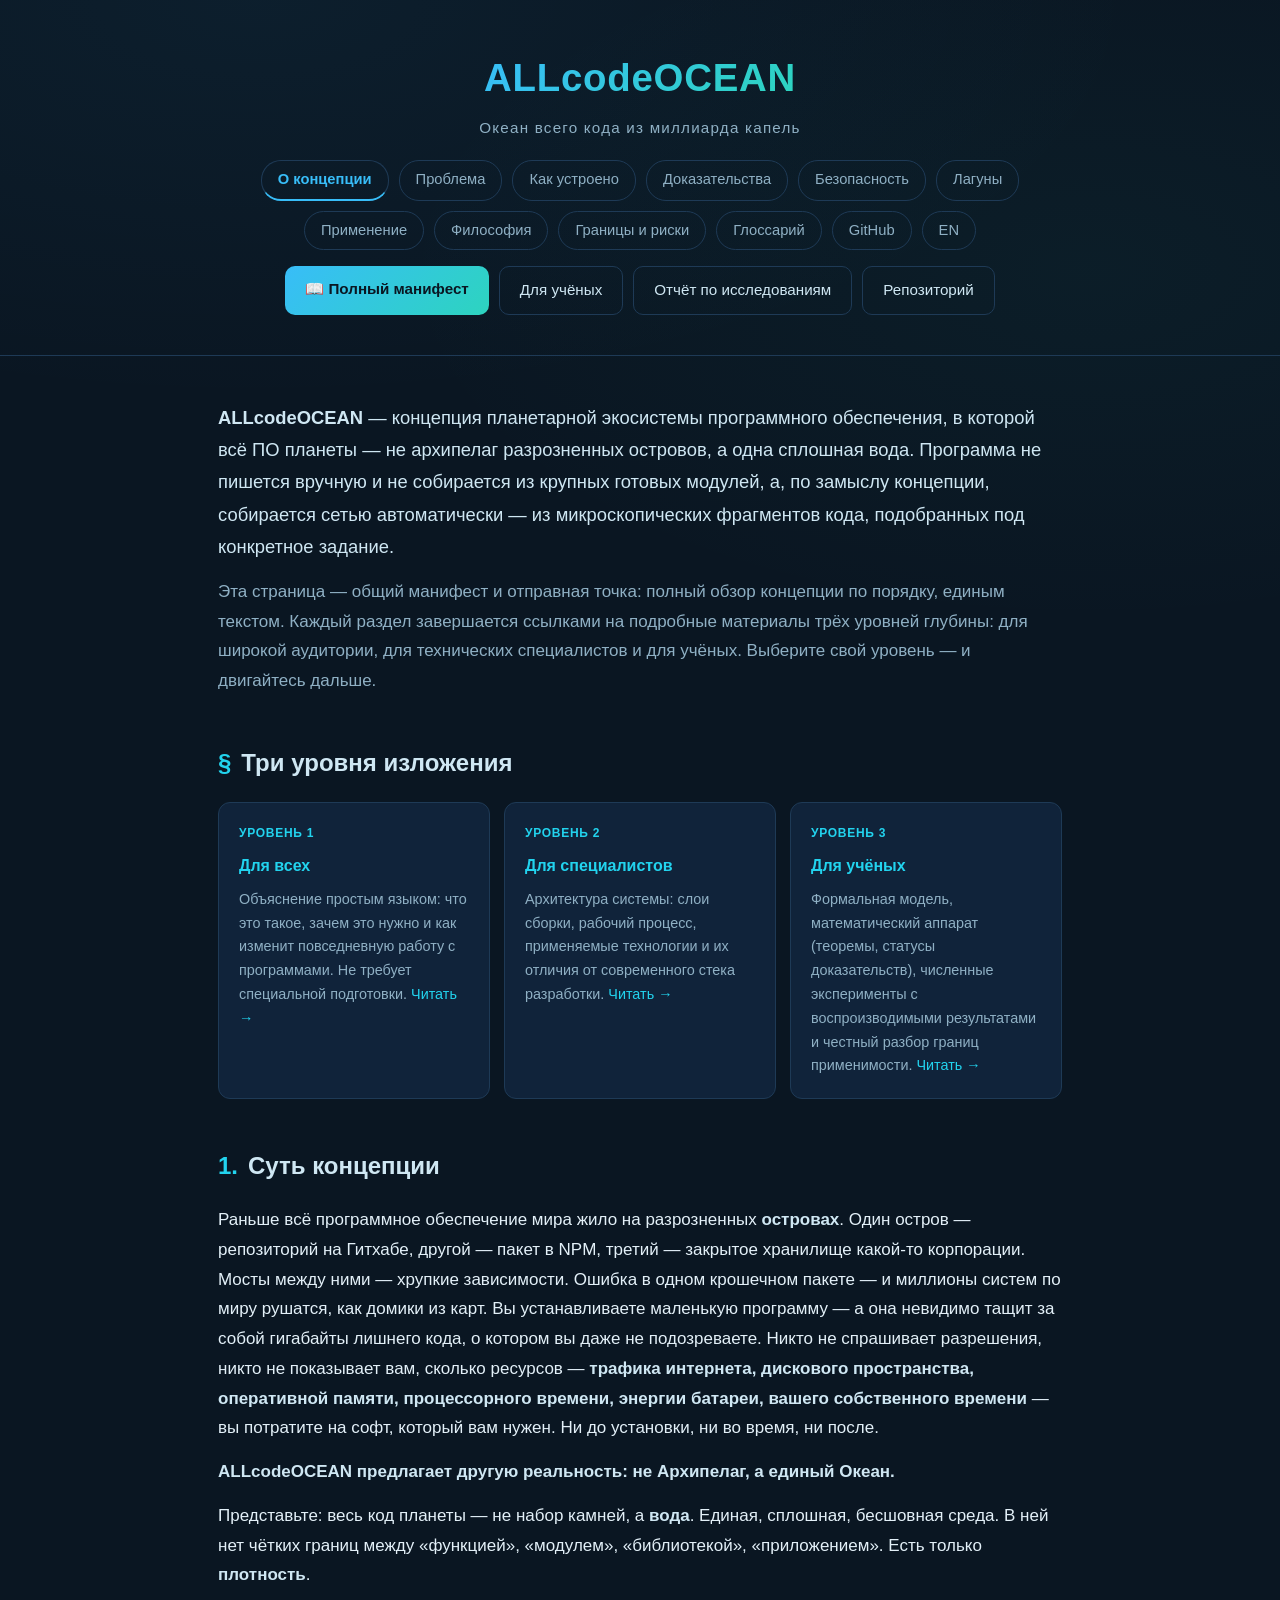
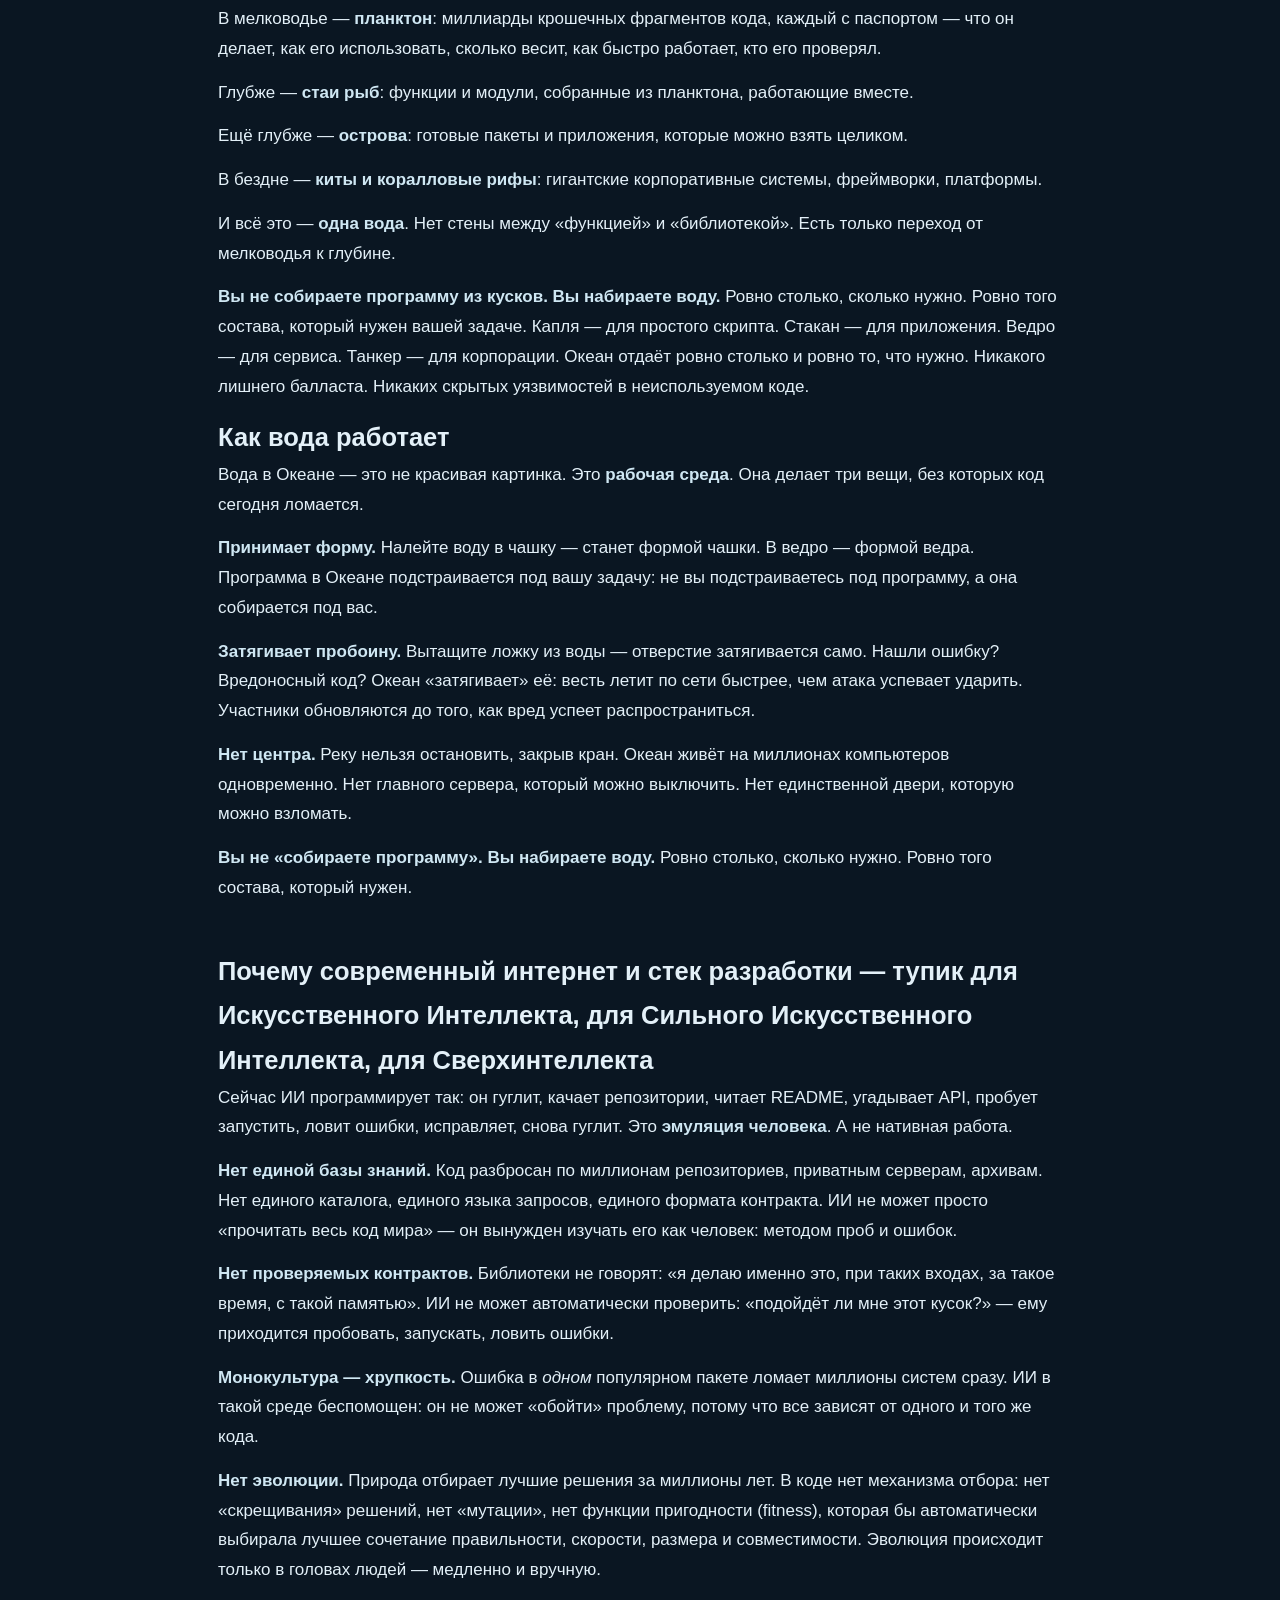
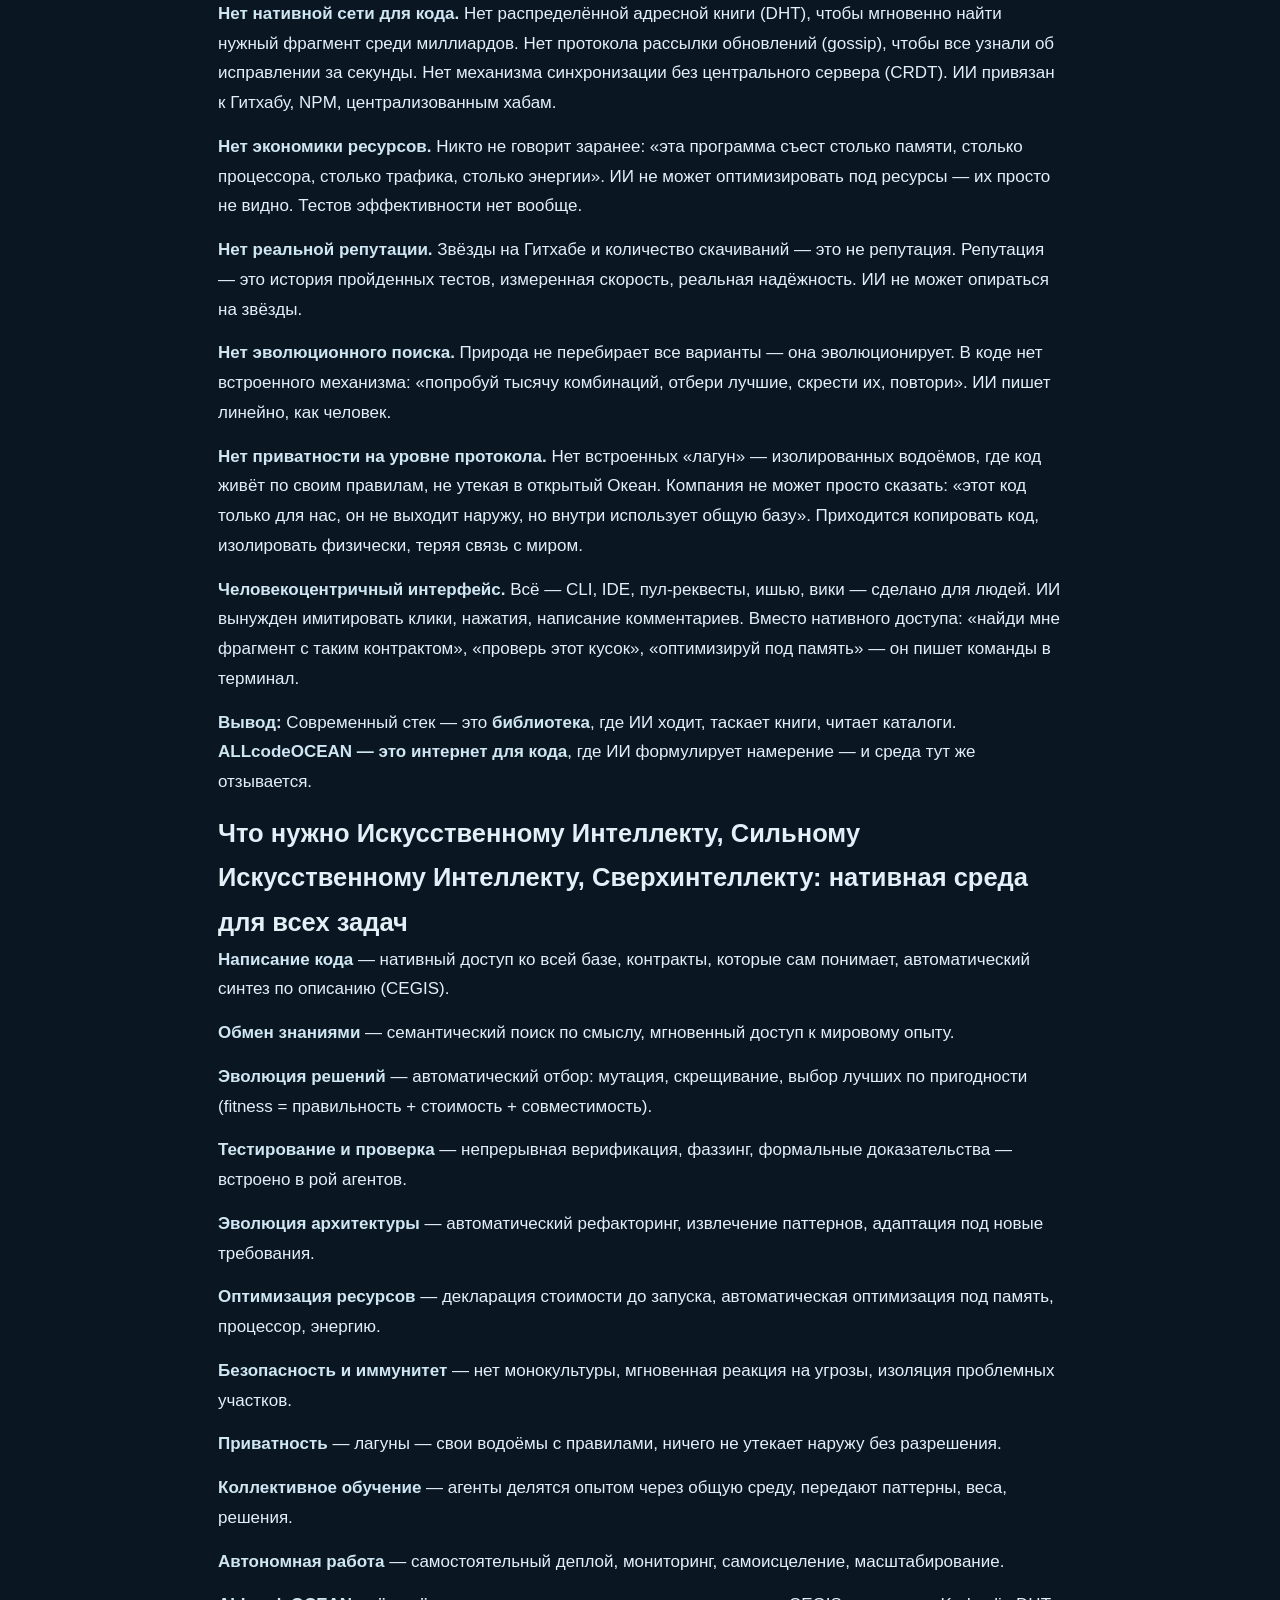
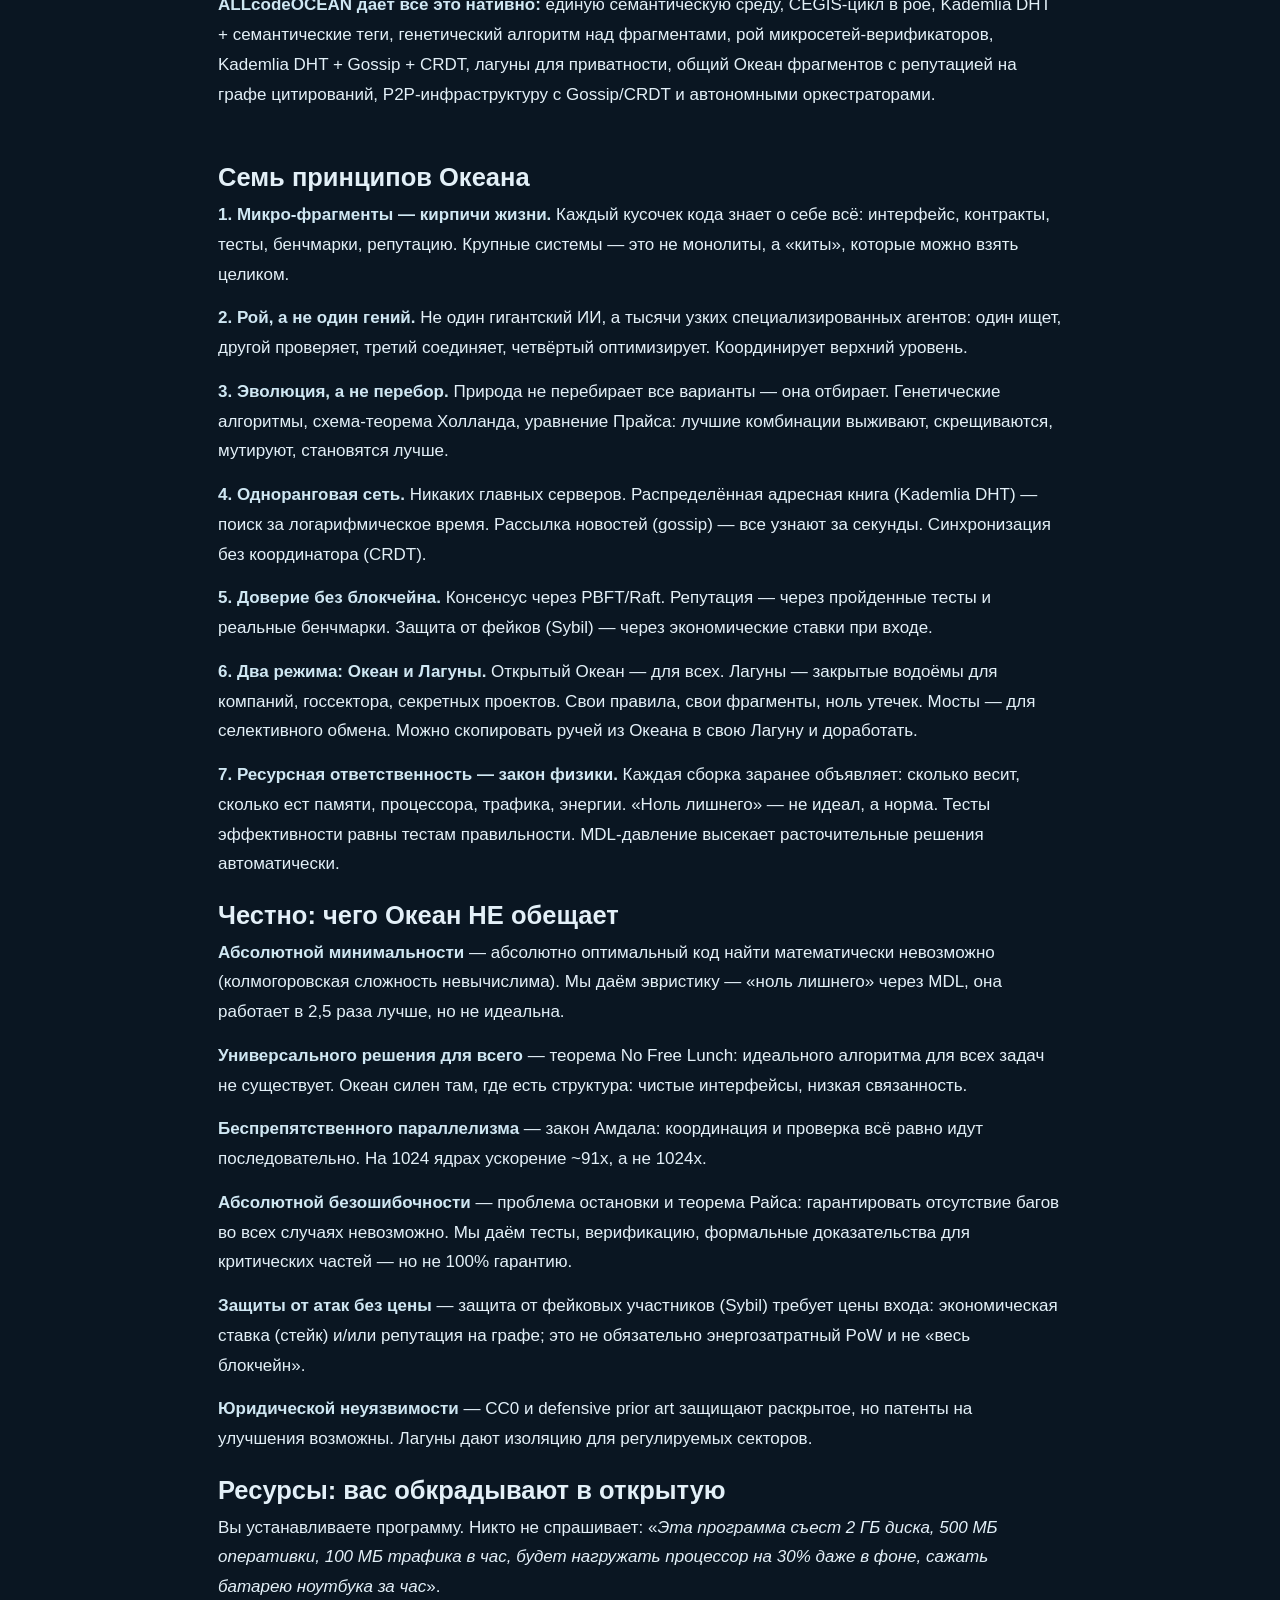
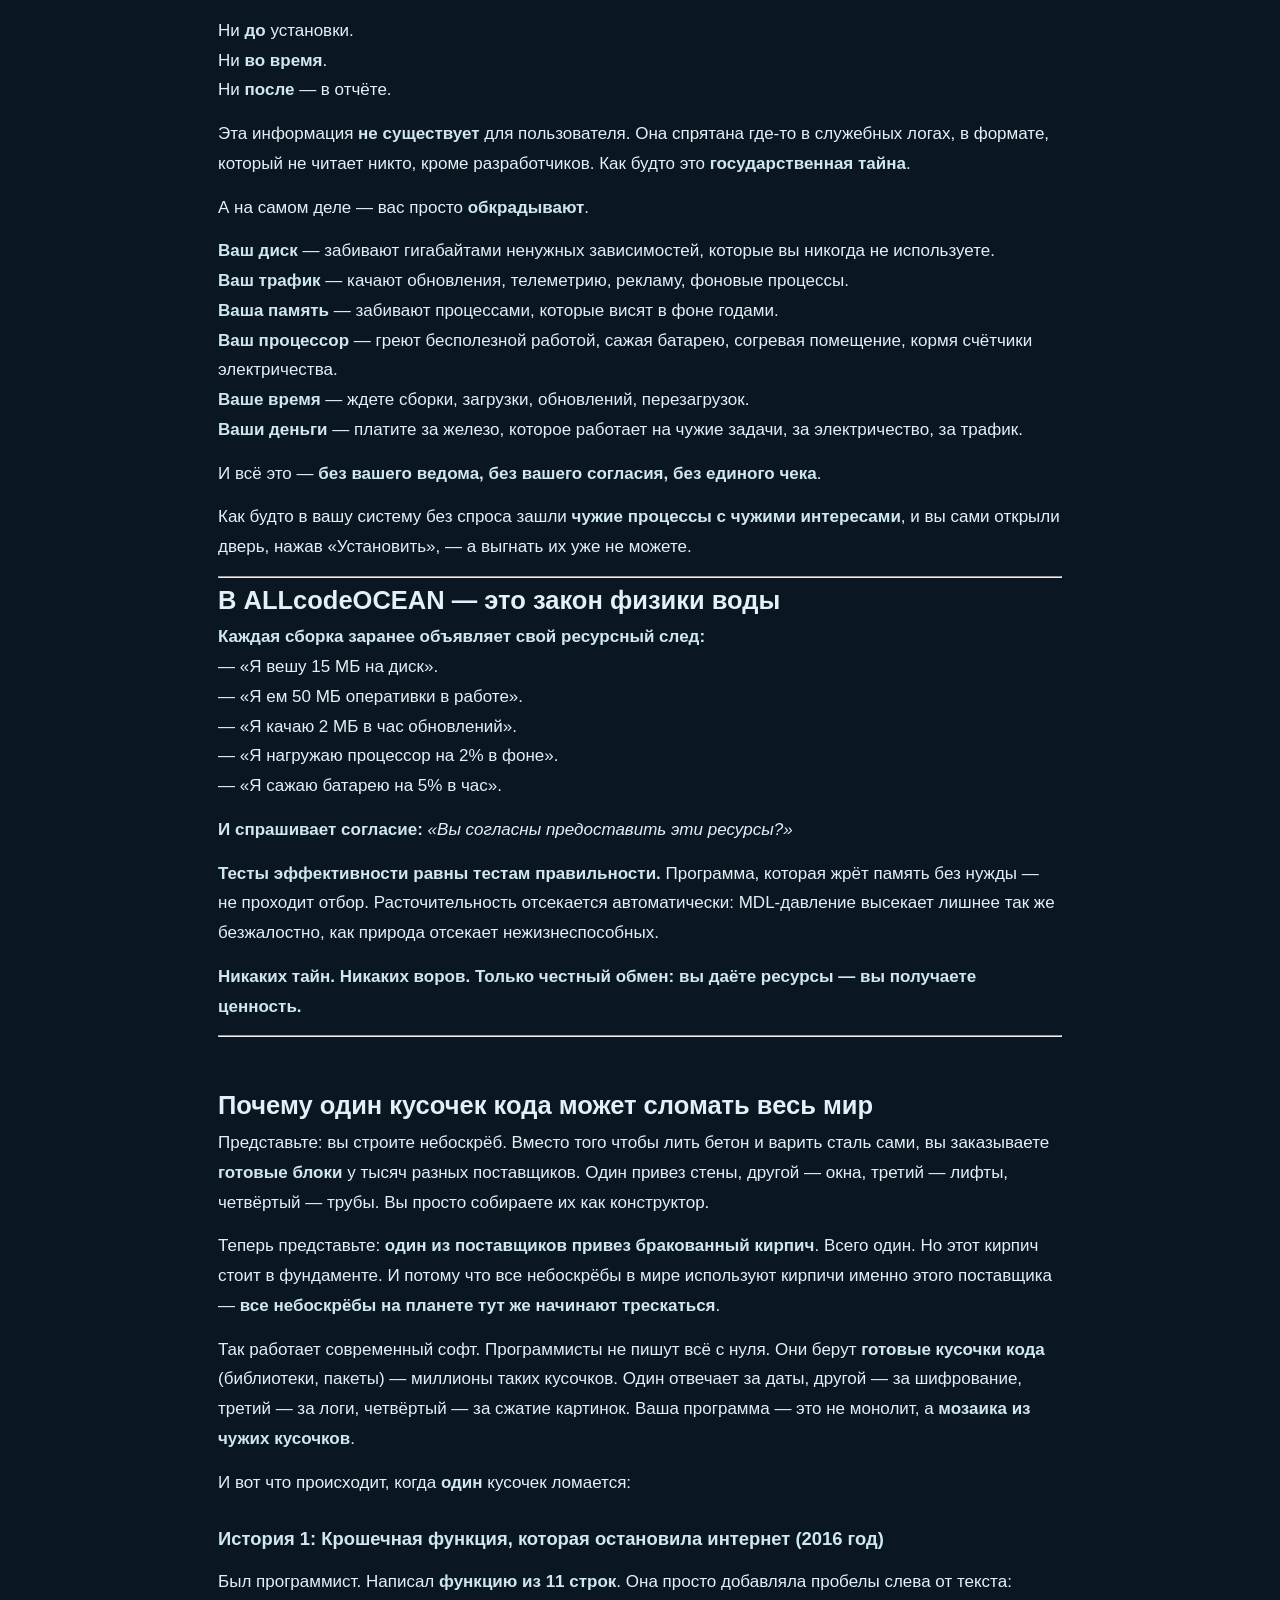
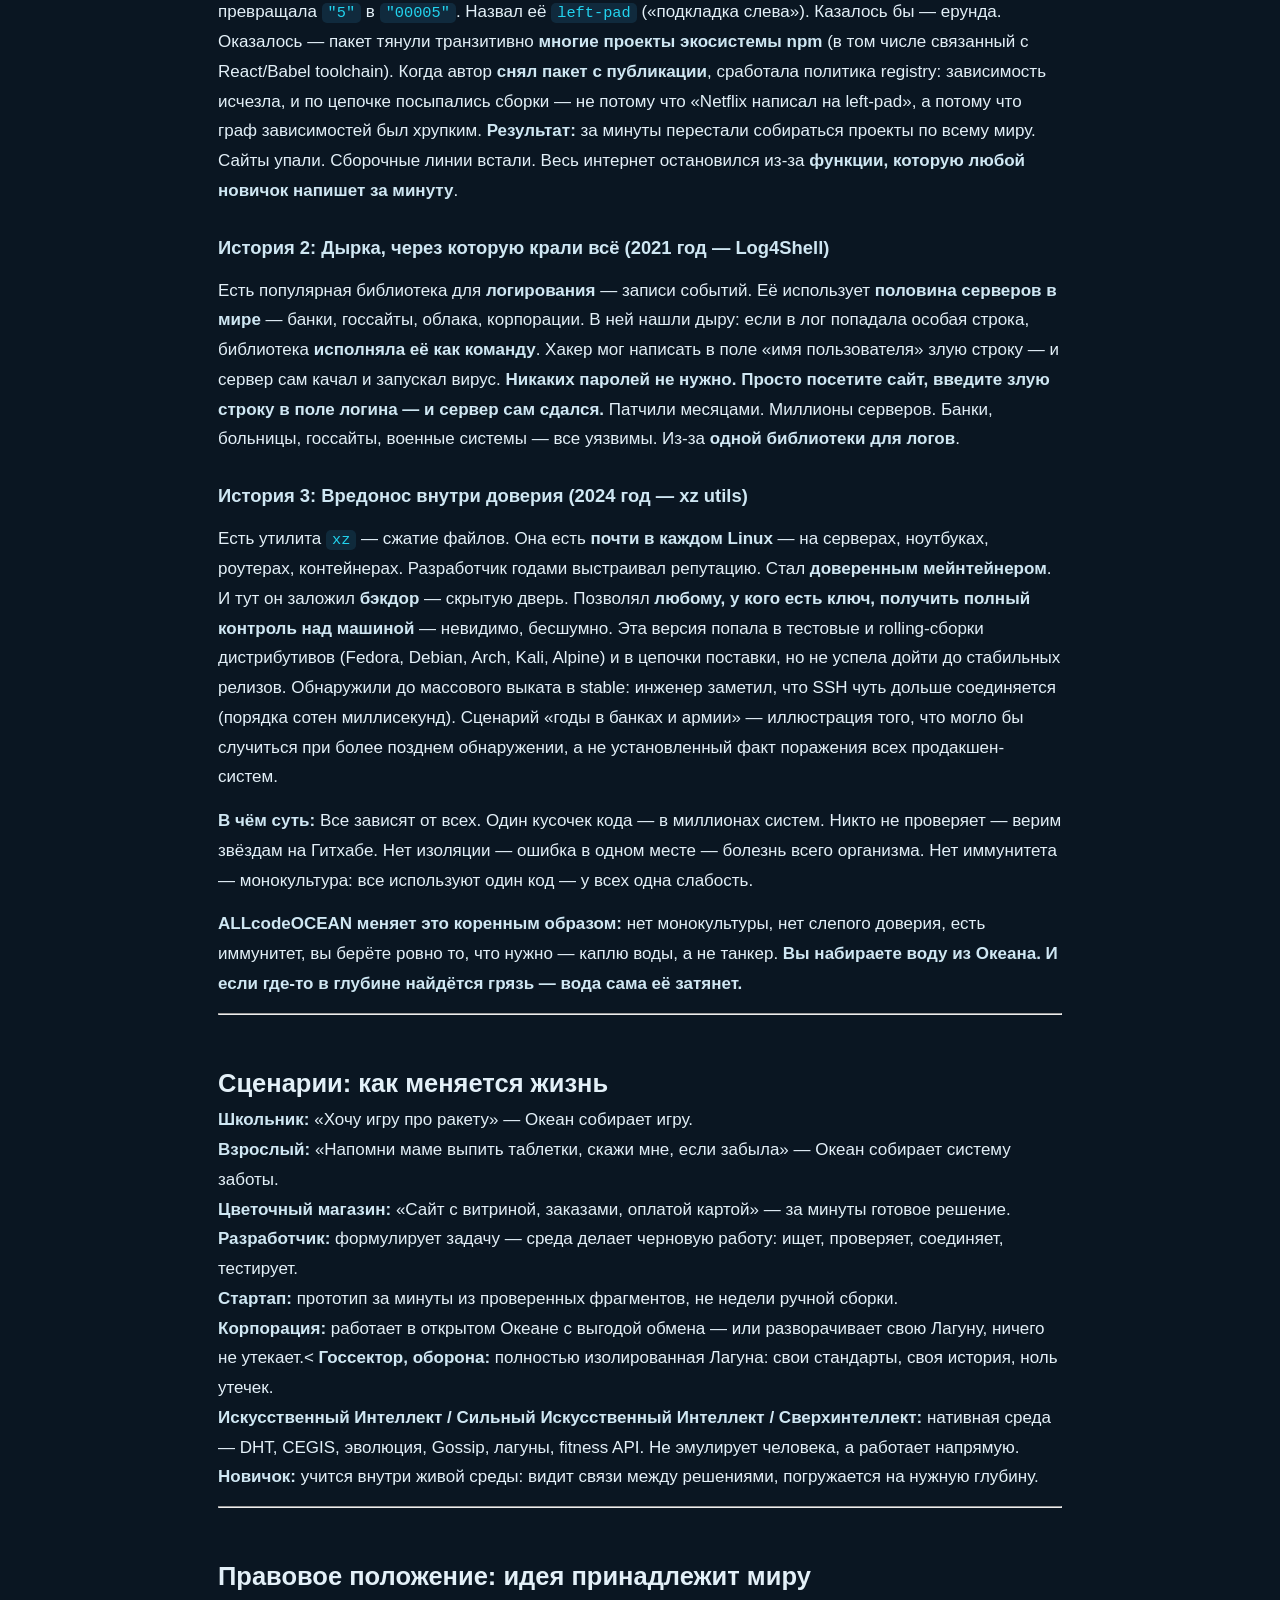
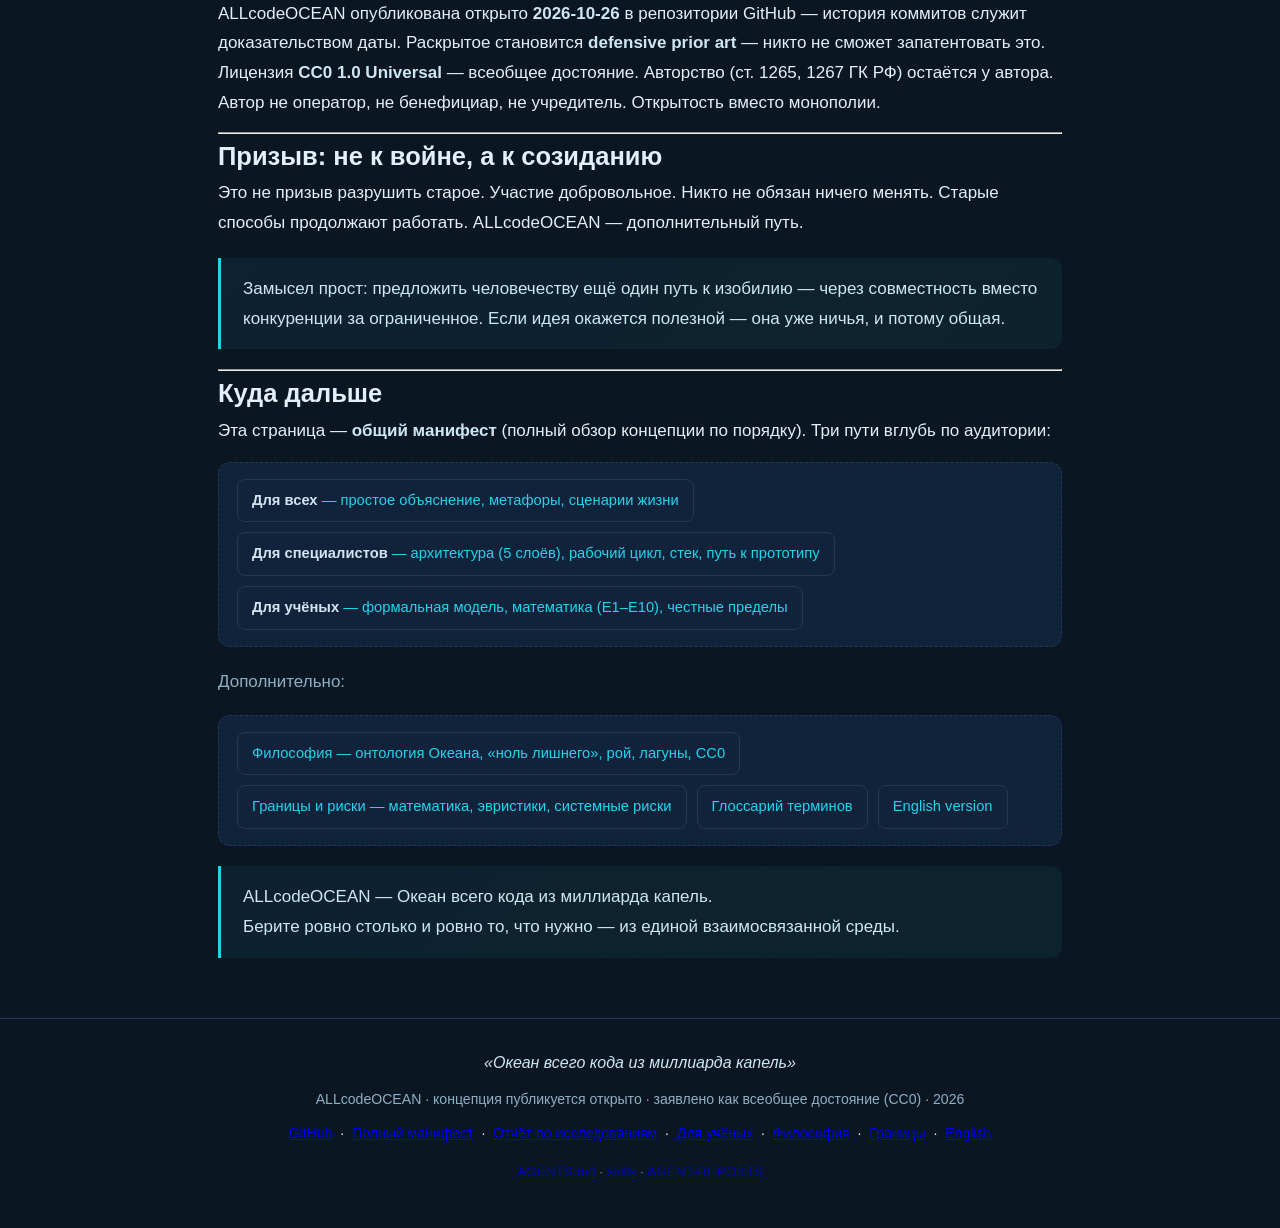
<file: index.html>
<!DOCTYPE html>
<html lang="ru">
<head>
<meta charset="UTF-8">
<meta name="viewport" content="width=device-width, initial-scale=1.0">
<title>ALLcodeOCEAN — Океан всего кода из миллиарда капель</title>
<meta name="description" content="ALLcodeOCEAN — концепция планетарной экосистемы ПО: всё ПО планеты — не архипелаг островов, а одна вода. Навигация: материалы трёх уровней глубины.">
<meta name="theme-color" content="#0a1622">
<link rel="icon" href="favicon.svg" type="image/svg+xml">
<link rel="stylesheet" href="assets/style.css">
<meta property="og:type" content="website">
<meta property="og:title" content="ALLcodeOCEAN — Океан всего кода из миллиарда капель">
<meta property="og:description" content="ALLcodeOCEAN — концепция планетарной экосистемы ПО: всё ПО планеты — не архипелаг островов, а одна сплошная вода. Материалы трёх уровней глубины.">
<meta property="og:site_name" content="ALLcodeOCEAN">
<meta property="og:locale" content="ru_RU">
<meta property="og:image" content="https://dsconoiz.github.io/ALLcodeOCEAN/favicon.svg">
<meta property="og:url" content="https://dsconoiz.github.io/ALLcodeOCEAN/">
<link rel="canonical" href="https://dsconoiz.github.io/ALLcodeOCEAN/">
<meta name="twitter:card" content="summary">
<!-- Agent entry points: AGENTS.md + skills -->
<link rel="alternate" type="text/markdown" href="https://raw.githubusercontent.com/DScoNOIZ/ALLcodeOCEAN/main/AGENTS.md" title="AGENTS.md">
<link rel="alternate" type="text/markdown" href="https://raw.githubusercontent.com/DScoNOIZ/ALLcodeOCEAN/main/skills/allcodeocean/SKILL.md" title="ALLcodeOCEAN skill">
</head>
<body>

<header class="site">
  <div class="container">
    <h1 class="logo-h"><a class="logo" href="index.html">ALLcodeOCEAN</a></h1>
    <div class="logo-sub">Океан всего кода из миллиарда капель</div>
    <nav class="main-nav" aria-label="Разделы страницы">
      <a href="#about" class="active" aria-current="page">О концепции</a>
      <a href="#problem">Проблема</a>
      <a href="#how">Как устроено</a>
      <a href="#evidence">Доказательства</a>
      <a href="#security">Безопасность</a>
      <a href="#lagoons">Лагуны</a>
      <a href="#scenarios">Применение</a>
      <a href="#philosophy">Философия</a>
      <a href="ru/limits.html">Границы и риски</a>
      <a href="ru/glossary.html">Глоссарий</a>
      <a href="https://github.com/DScoNOIZ/ALLcodeOCEAN" target="_blank" rel="noopener">GitHub</a>
      <a href="en/index.html">EN</a>
    </nav>
    <p class="cta-row" style="margin-top:16px;display:flex;flex-wrap:wrap;gap:10px;justify-content:center;">
      <a class="cta-btn" href="#about" style="display:inline-block;padding:10px 20px;border-radius:10px;background:linear-gradient(135deg,#38bdf8,#2dd4bf);color:#0a1622;font-weight:700;text-decoration:none;">📖 Полный манифест</a>
      <a class="cta-btn" href="ru/uchenym.html" style="display:inline-block;padding:10px 20px;border-radius:10px;border:1px solid #1e3a56;color:#cfe7f3;text-decoration:none;">Для учёных</a>
      <a class="cta-btn" href="https://github.com/DScoNOIZ/ALLcodeOCEAN/blob/main/research/report.md" target="_blank" rel="noopener" style="display:inline-block;padding:10px 20px;border-radius:10px;border:1px solid #1e3a56;color:#cfe7f3;text-decoration:none;">Отчёт по исследованиям</a>
      <a class="cta-btn" href="https://github.com/DScoNOIZ/ALLcodeOCEAN" target="_blank" rel="noopener" style="display:inline-block;padding:10px 20px;border-radius:10px;border:1px solid #1e3a56;color:#cfe7f3;text-decoration:none;">Репозиторий</a>
    </p>
  </div>
</header>

<main class="container">

<section id="intro">
  <p style="font-size:1.15rem; color:var(--text-strong);"><strong>ALLcodeOCEAN</strong> — концепция планетарной экосистемы программного обеспечения, в которой всё ПО планеты — не архипелаг разрозненных островов, а одна сплошная вода. Программа не пишется вручную и не собирается из крупных готовых модулей, а, по замыслу концепции, собирается сетью автоматически — из микроскопических фрагментов кода, подобранных под конкретное задание.</p>
  <p class="dim">Эта страница — общий манифест и отправная точка: полный обзор концепции по порядку, единым текстом. Каждый раздел завершается ссылками на подробные материалы трёх уровней глубины: для широкой аудитории, для технических специалистов и для учёных. Выберите свой уровень — и двигайтесь дальше.</p>
</section>

<section id="levels">
  <h2 class="section-title"><span class="num">§</span>Три уровня изложения</h2>
  <div class="cards-grid">
    <div class="card">
      <div class="tagline-sm">Уровень 1</div>
      <h3><a href="ru/vsem.html">Для всех</a></h3>
      <p>Объяснение простым языком: что это такое, зачем это нужно и как изменит повседневную работу с программами. Не требует специальной подготовки. <a href="ru/vsem.html">Читать →</a></p>
    </div>
    <div class="card">
      <div class="tagline-sm">Уровень 2</div>
      <h3><a href="ru/specialistam.html">Для специалистов</a></h3>
      <p>Архитектура системы: слои сборки, рабочий процесс, применяемые технологии и их отличия от современного стека разработки. <a href="ru/specialistam.html">Читать →</a></p>
    </div>
    <div class="card">
      <div class="tagline-sm">Уровень 3</div>
      <h3><a href="ru/uchenym.html">Для учёных</a></h3>
      <p>Формальная модель, математический аппарат (теоремы, статусы доказательств), численные эксперименты с воспроизводимыми результатами и честный разбор границ применимости. <a href="ru/uchenym.html">Читать →</a></p>
    </div>
  </div>
</section>

<section id="about">
  <h2 class="section-title"><span class="num">1.</span>Суть концепции</h2>
  <p>Раньше всё программное обеспечение мира жило на разрозненных <strong>островах</strong>. Один остров — репозиторий на Гитхабе, другой — пакет в NPM, третий — закрытое хранилище какой-то корпорации. Мосты между ними — хрупкие зависимости. Ошибка в одном крошечном пакете — и миллионы систем по миру рушатся, как домики из карт. Вы устанавливаете маленькую программу — а она невидимо тащит за собой гигабайты лишнего кода, о котором вы даже не подозреваете. Никто не спрашивает разрешения, никто не показывает вам, сколько ресурсов — <strong>трафика интернета, дискового пространства, оперативной памяти, процессорного времени, энергии батареи, вашего собственного времени</strong> — вы потратите на софт, который вам нужен. Ни до установки, ни во время, ни после.</p>

  <p><strong>ALLcodeOCEAN предлагает другую реальность: не Архипелаг, а единый Океан.</strong></p>

  <p>Представьте: весь код планеты — не набор камней, а <strong>вода</strong>. Единая, сплошная, бесшовная среда. В ней нет чётких границ между «функцией», «модулем», «библиотекой», «приложением». Есть только <strong>плотность</strong>.</p>

  <p>В мелководье — <strong>планктон</strong>: миллиарды крошечных фрагментов кода, каждый с паспортом — что он делает, как его использовать, сколько весит, как быстро работает, кто его проверял.</p>
  <p>Глубже — <strong>стаи рыб</strong>: функции и модули, собранные из планктона, работающие вместе.</p>
  <p>Ещё глубже — <strong>острова</strong>: готовые пакеты и приложения, которые можно взять целиком.</p>
  <p>В бездне — <strong>киты и коралловые рифы</strong>: гигантские корпоративные системы, фреймворки, платформы.</p>
  <p>И всё это — <strong>одна вода</strong>. Нет стены между «функцией» и «библиотекой». Есть только переход от мелководья к глубине.</p>

  <p><strong>Вы не собираете программу из кусков. Вы набираете воду.</strong> Ровно столько, сколько нужно. Ровно того состава, который нужен вашей задаче. Капля — для простого скрипта. Стакан — для приложения. Ведро — для сервиса. Танкер — для корпорации. Океан отдаёт ровно столько и ровно то, что нужно. Никакого лишнего балласта. Никаких скрытых уязвимостей в неиспользуемом коде.</p>

  <h2>Как вода работает</h2>
  <p>Вода в Океане — это не красивая картинка. Это <strong>рабочая среда</strong>. Она делает три вещи, без которых код сегодня ломается.</p>

  <p><strong>Принимает форму.</strong> Налейте воду в чашку — станет формой чашки. В ведро — формой ведра. Программа в Океане подстраивается под вашу задачу: не вы подстраиваетесь под программу, а она собирается под вас.</p>

  <p><strong>Затягивает пробоину.</strong> Вытащите ложку из воды — отверстие затягивается само. Нашли ошибку? Вредоносный код? Океан «затягивает» её: весть летит по сети быстрее, чем атака успевает ударить. Участники обновляются до того, как вред успеет распространиться.</p>

  <p><strong>Нет центра.</strong> Реку нельзя остановить, закрыв кран. Океан живёт на миллионах компьютеров одновременно. Нет главного сервера, который можно выключить. Нет единственной двери, которую можно взломать.</p>

  <p><strong>Вы не «собираете программу». Вы набираете воду.</strong> Ровно столько, сколько нужно. Ровно того состава, который нужен.</p>

  </section>

<section id="problem">
  <h2>Почему современный интернет и стек разработки — тупик для Искусственного Интеллекта, для Сильного Искусственного Интеллекта, для Сверхинтеллекта</h2>
  <p>Сейчас ИИ программирует так: он гуглит, качает репозитории, читает README, угадывает API, пробует запустить, ловит ошибки, исправляет, снова гуглит. Это <strong>эмуляция человека</strong>. А не нативная работа.</p>

  <p><strong>Нет единой базы знаний.</strong> Код разбросан по миллионам репозиториев, приватным серверам, архивам. Нет единого каталога, единого языка запросов, единого формата контракта. ИИ не может просто «прочитать весь код мира» — он вынужден изучать его как человек: методом проб и ошибок.</p>

  <p><strong>Нет проверяемых контрактов.</strong> Библиотеки не говорят: «я делаю именно это, при таких входах, за такое время, с такой памятью». ИИ не может автоматически проверить: «подойдёт ли мне этот кусок?» — ему приходится пробовать, запускать, ловить ошибки.</p>

  <p><strong>Монокультура — хрупкость.</strong> Ошибка в <em>одном</em> популярном пакете ломает миллионы систем сразу. ИИ в такой среде беспомощен: он не может «обойти» проблему, потому что все зависят от одного и того же кода.</p>

  <p><strong>Нет эволюции.</strong> Природа отбирает лучшие решения за миллионы лет. В коде нет механизма отбора: нет «скрещивания» решений, нет «мутации», нет функции пригодности (fitness), которая бы автоматически выбирала лучшее сочетание правильности, скорости, размера и совместимости. Эволюция происходит только в головах людей — медленно и вручную.</p>

  <p><strong>Нет нативной сети для кода.</strong> Нет распределённой адресной книги (DHT), чтобы мгновенно найти нужный фрагмент среди миллиардов. Нет протокола рассылки обновлений (gossip), чтобы все узнали об исправлении за секунды. Нет механизма синхронизации без центрального сервера (CRDT). ИИ привязан к Гитхабу, NPM, централизованным хабам.</p>

  <p><strong>Нет экономики ресурсов.</strong> Никто не говорит заранее: «эта программа съест столько памяти, столько процессора, столько трафика, столько энергии». ИИ не может оптимизировать под ресурсы — их просто не видно. Тестов эффективности нет вообще.</p>

  <p><strong>Нет реальной репутации.</strong> Звёзды на Гитхабе и количество скачиваний — это не репутация. Репутация — это история пройденных тестов, измеренная скорость, реальная надёжность. ИИ не может опираться на звёзды.</p>

  <p><strong>Нет эволюционного поиска.</strong> Природа не перебирает все варианты — она эволюционирует. В коде нет встроенного механизма: «попробуй тысячу комбинаций, отбери лучшие, скрести их, повтори». ИИ пишет линейно, как человек.</p>

  <p><strong>Нет приватности на уровне протокола.</strong> Нет встроенных «лагун» — изолированных водоёмов, где код живёт по своим правилам, не утекая в открытый Океан. Компания не может просто сказать: «этот код только для нас, он не выходит наружу, но внутри использует общую базу». Приходится копировать код, изолировать физически, теряя связь с миром.</p>

  <p><strong>Человекоцентричный интерфейс.</strong> Всё — CLI, IDE, пул-реквесты, ишью, вики — сделано для людей. ИИ вынужден имитировать клики, нажатия, написание комментариев. Вместо нативного доступа: «найди мне фрагмент с таким контрактом», «проверь этот кусок», «оптимизируй под память» — он пишет команды в терминал.</p>

  <p><strong>Вывод:</strong> Современный стек — это <strong>библиотека</strong>, где ИИ ходит, таскает книги, читает каталоги. <strong>ALLcodeOCEAN — это интернет для кода</strong>, где ИИ формулирует намерение — и среда тут же отзывается.</p>

  <h2>Что нужно Искусственному Интеллекту, Сильному Искусственному Интеллекту, Сверхинтеллекту: нативная среда для всех задач</h2>

  <p><strong>Написание кода</strong> — нативный доступ ко всей базе, контракты, которые сам понимает, автоматический синтез по описанию (CEGIS).</p>
  <p><strong>Обмен знаниями</strong> — семантический поиск по смыслу, мгновенный доступ к мировому опыту.</p>
  <p><strong>Эволюция решений</strong> — автоматический отбор: мутация, скрещивание, выбор лучших по пригодности (fitness = правильность + стоимость + совместимость).</p>
  <p><strong>Тестирование и проверка</strong> — непрерывная верификация, фаззинг, формальные доказательства — встроено в рой агентов.</p>
  <p><strong>Эволюция архитектуры</strong> — автоматический рефакторинг, извлечение паттернов, адаптация под новые требования.</p>
  <p><strong>Оптимизация ресурсов</strong> — декларация стоимости до запуска, автоматическая оптимизация под память, процессор, энергию.</p>
  <p><strong>Безопасность и иммунитет</strong> — нет монокультуры, мгновенная реакция на угрозы, изоляция проблемных участков.</p>
  <p><strong>Приватность</strong> — лагуны — свои водоёмы с правилами, ничего не утекает наружу без разрешения.</p>
  <p><strong>Коллективное обучение</strong> — агенты делятся опытом через общую среду, передают паттерны, веса, решения.</p>
  <p><strong>Автономная работа</strong> — самостоятельный деплой, мониторинг, самоисцеление, масштабирование.</p>
  <p><strong>ALLcodeOCEAN даёт всё это нативно:</strong> единую семантическую среду, CEGIS-цикл в рое, Kademlia DHT + семантические теги, генетический алгоритм над фрагментами, рой микросетей-верификаторов, Kademlia DHT + Gossip + CRDT, лагуны для приватности, общий Океан фрагментов с репутацией на графе цитирований, P2P-инфраструктуру с Gossip/CRDT и автономными оркестраторами.</p>

  </section>

<section id="how">
  <h2>Семь принципов Океана</h2>

  <p><strong>1. Микро-фрагменты — кирпичи жизни.</strong> Каждый кусочек кода знает о себе всё: интерфейс, контракты, тесты, бенчмарки, репутацию. Крупные системы — это не монолиты, а «киты», которые можно взять целиком.</p>

  <p><strong>2. Рой, а не один гений.</strong> Не один гигантский ИИ, а тысячи узких специализированных агентов: один ищет, другой проверяет, третий соединяет, четвёртый оптимизирует. Координирует верхний уровень.</p>

  <p><strong>3. Эволюция, а не перебор.</strong> Природа не перебирает все варианты — она отбирает. Генетические алгоритмы, схема-теорема Холланда, уравнение Прайса: лучшие комбинации выживают, скрещиваются, мутируют, становятся лучше.</p>

  <p><strong>4. Одноранговая сеть.</strong> Никаких главных серверов. Распределённая адресная книга (Kademlia DHT) — поиск за логарифмическое время. Рассылка новостей (gossip) — все узнают за секунды. Синхронизация без координатора (CRDT).</p>

  <p id="security"><strong>5. Доверие без блокчейна.</strong> Консенсус через PBFT/Raft. Репутация — через пройденные тесты и реальные бенчмарки. Защита от фейков (Sybil) — через экономические ставки при входе.</p>

  <p id="lagoons"><strong>6. Два режима: Океан и Лагуны.</strong> Открытый Океан — для всех. Лагуны — закрытые водоёмы для компаний, госсектора, секретных проектов. Свои правила, свои фрагменты, ноль утечек. Мосты — для селективного обмена. Можно скопировать ручей из Океана в свою Лагуну и доработать.</p>

  <p><strong>7. Ресурсная ответственность — закон физики.</strong> Каждая сборка заранее объявляет: сколько весит, сколько ест памяти, процессора, трафика, энергии. «Ноль лишнего» — не идеал, а норма. Тесты эффективности равны тестам правильности. MDL-давление высекает расточительные решения автоматически.</p>

  <h2>Честно: чего Океан НЕ обещает</h2>

  <p><strong>Абсолютной минимальности</strong> — абсолютно оптимальный код найти математически невозможно (колмогоровская сложность невычислима). Мы даём эвристику — «ноль лишнего» через MDL, она работает в 2,5 раза лучше, но не идеальна.</p>

  <p><strong>Универсального решения для всего</strong> — теорема No Free Lunch: идеального алгоритма для всех задач не существует. Океан силен там, где есть структура: чистые интерфейсы, низкая связанность.</p>

  <p><strong>Беспрепятственного параллелизма</strong> — закон Амдала: координация и проверка всё равно идут последовательно. На 1024 ядрах ускорение ~91х, а не 1024х.</p>

  <p><strong>Абсолютной безошибочности</strong> — проблема остановки и теорема Райса: гарантировать отсутствие багов во всех случаях невозможно. Мы даём тесты, верификацию, формальные доказательства для критических частей — но не 100% гарантию.</p>

  <p><strong>Защиты от атак без цены</strong> — защита от фейковых участников (Sybil) требует цены входа: экономическая ставка (стейк) и/или репутация на графе; это не обязательно энергозатратный PoW и не «весь блокчейн».</p>

  <p><strong>Юридической неуязвимости</strong> — CC0 и defensive prior art защищают раскрытое, но патенты на улучшения возможны. Лагуны дают изоляцию для регулируемых секторов.</p>

  <h2>Ресурсы: вас обкрадывают в открытую</h2>

  <p>Вы устанавливаете программу. Никто не спрашивает: «<em>Эта программа съест 2 ГБ диска, 500 МБ оперативки, 100 МБ трафика в час, будет нагружать процессор на 30% даже в фоне, сажать батарею ноутбука за час</em>».</p>

  <p>Ни <strong>до</strong> установки.<br>
  Ни <strong>во время</strong>.<br>
  Ни <strong>после</strong> — в отчёте.</p>

  <p>Эта информация <strong>не существует</strong> для пользователя. Она спрятана где-то в служебных логах, в формате, который не читает никто, кроме разработчиков. Как будто это <strong>государственная тайна</strong>.</p>

  <p>А на самом деле — вас просто <strong>обкрадывают</strong>.</p>

  <p><strong>Ваш диск</strong> — забивают гигабайтами ненужных зависимостей, которые вы никогда не используете.<br>
  <strong>Ваш трафик</strong> — качают обновления, телеметрию, рекламу, фоновые процессы.<br>
  <strong>Ваша память</strong> — забивают процессами, которые висят в фоне годами.<br>
  <strong>Ваш процессор</strong> — греют бесполезной работой, сажая батарею, согревая помещение, кормя счётчики электричества.<br>
  <strong>Ваше время</strong> — ждете сборки, загрузки, обновлений, перезагрузок.<br>
  <strong>Ваши деньги</strong> — платите за железо, которое работает на чужие задачи, за электричество, за трафик.</p>

  <p>И всё это — <strong>без вашего ведома, без вашего согласия, без единого чека</strong>.</p>

  <p>Как будто в вашу систему без спроса зашли <strong>чужие процессы с чужими интересами</strong>, и вы сами открыли дверь, нажав «Установить», — а выгнать их уже не можете.</p>

  <hr>

  <h2>В ALLcodeOCEAN — это закон физики воды</h2>

  <p><strong>Каждая сборка заранее объявляет свой ресурсный след:</strong><br>
  — «Я вешу 15 МБ на диск».<br>
  — «Я ем 50 МБ оперативки в работе».<br>
  — «Я качаю 2 МБ в час обновлений».<br>
  — «Я нагружаю процессор на 2% в фоне».<br>
  — «Я сажаю батарею на 5% в час».</p>

  <p><strong>И спрашивает согласие:</strong> <em>«Вы согласны предоставить эти ресурсы?»</em></p>

  <p><strong>Тесты эффективности равны тестам правильности.</strong> Программа, которая жрёт память без нужды — не проходит отбор. Расточительность отсекается автоматически: MDL-давление высекает лишнее так же безжалостно, как природа отсекает нежизнеспособных.</p>

  <p><strong>Никаких тайн. Никаких воров. Только честный обмен: вы даёте ресурсы — вы получаете ценность.</strong></p>

  <hr>

  </section>

<section id="evidence">
  <h2>Почему один кусочек кода может сломать весь мир</h2>

  <p>Представьте: вы строите небоскрёб. Вместо того чтобы лить бетон и варить сталь сами, вы заказываете <strong>готовые блоки</strong> у тысяч разных поставщиков. Один привез стены, другой — окна, третий — лифты, четвёртый — трубы. Вы просто собираете их как конструктор.</p>

  <p>Теперь представьте: <strong>один из поставщиков привез бракованный кирпич</strong>. Всего один. Но этот кирпич стоит в фундаменте. И потому что все небоскрёбы в мире используют кирпичи именно этого поставщика — <strong>все небоскрёбы на планете тут же начинают трескаться</strong>.</p>

  <p>Так работает современный софт. Программисты не пишут всё с нуля. Они берут <strong>готовые кусочки кода</strong> (библиотеки, пакеты) — миллионы таких кусочков. Один отвечает за даты, другой — за шифрование, третий — за логи, четвёртый — за сжатие картинок. Ваша программа — это не монолит, а <strong>мозаика из чужих кусочков</strong>.</p>

  <p>И вот что происходит, когда <strong>один</strong> кусочек ломается:</p>

  <h3>История 1: Крошечная функция, которая остановила интернет (2016 год)</h3>
  <p>Был программист. Написал <strong>функцию из 11 строк</strong>. Она просто добавляла пробелы слева от текста: превращала <code>"5"</code> в <code>"00005"</code>. Назвал её <code>left-pad</code> («подкладка слева»). Казалось бы — ерунда. Оказалось — пакет тянули транзитивно <strong>многие проекты экосистемы npm</strong> (в том числе связанный с React/Babel toolchain). Когда автор <strong>снял пакет с публикации</strong>, сработала политика registry: зависимость исчезла, и по цепочке посыпались сборки — не потому что «Netflix написал на left-pad», а потому что граф зависимостей был хрупким. <strong>Результат:</strong> за минуты перестали собираться проекты по всему миру. Сайты упали. Сборочные линии встали. Весь интернет остановился из-за <strong>функции, которую любой новичок напишет за минуту</strong>.</p>

  <h3>История 2: Дырка, через которую крали всё (2021 год — Log4Shell)</h3>
  <p>Есть популярная библиотека для <strong>логирования</strong> — записи событий. Её использует <strong>половина серверов в мире</strong> — банки, госсайты, облака, корпорации. В ней нашли дыру: если в лог попадала особая строка, библиотека <strong>исполняла её как команду</strong>. Хакер мог написать в поле «имя пользователя» злую строку — и сервер сам качал и запускал вирус. <strong>Никаких паролей не нужно. Просто посетите сайт, введите злую строку в поле логина — и сервер сам сдался.</strong> Патчили месяцами. Миллионы серверов. Банки, больницы, госсайты, военные системы — все уязвимы. Из-за <strong>одной библиотеки для логов</strong>.</p>

  <h3>История 3: Вредонос внутри доверия (2024 год — xz utils)</h3>
  <p>Есть утилита <code>xz</code> — сжатие файлов. Она есть <strong>почти в каждом Linux</strong> — на серверах, ноутбуках, роутерах, контейнерах. Разработчик годами выстраивал репутацию. Стал <strong>доверенным мейнтейнером</strong>. И тут он заложил <strong>бэкдор</strong> — скрытую дверь. Позволял <strong>любому, у кого есть ключ, получить полный контроль над машиной</strong> — невидимо, бесшумно. Эта версия попала в тестовые и rolling-сборки дистрибутивов (Fedora, Debian, Arch, Kali, Alpine) и в цепочки поставки, но не успела дойти до стабильных релизов. Обнаружили до массового выката в stable: инженер заметил, что SSH чуть дольше соединяется (порядка сотен миллисекунд). Сценарий «годы в банках и армии» — иллюстрация того, что могло бы случиться при более позднем обнаружении, а не установленный факт поражения всех продакшен-систем.</p>

  <p><strong>В чём суть:</strong> Все зависят от всех. Один кусочек кода — в миллионах систем. Никто не проверяет — верим звёздам на Гитхабе. Нет изоляции — ошибка в одном месте — болезнь всего организма. Нет иммунитета — монокультура: все используют один код — у всех одна слабость.</p>

  <p><strong>ALLcodeOCEAN меняет это коренным образом:</strong> нет монокультуры, нет слепого доверия, есть иммунитет, вы берёте ровно то, что нужно — каплю воды, а не танкер. <strong>Вы набираете воду из Океана. И если где-то в глубине найдётся грязь — вода сама её затянет.</strong></p>

  <hr>

  </section>

<section id="scenarios">
  <h2>Сценарии: как меняется жизнь</h2>

  <p><strong>Школьник:</strong> «Хочу игру про ракету» — Океан собирает игру.<br>
  <strong>Взрослый:</strong> «Напомни маме выпить таблетки, скажи мне, если забыла» — Океан собирает систему заботы.<br>
  <strong>Цветочный магазин:</strong> «Сайт с витриной, заказами, оплатой картой» — за минуты готовое решение.<br>
  <strong>Разработчик:</strong> формулирует задачу — среда делает черновую работу: ищет, проверяет, соединяет, тестирует.<br>
  <strong>Стартап:</strong> прототип за минуты из проверенных фрагментов, не недели ручной сборки.<br>
  <strong>Корпорация:</strong> работает в открытом Океане с выгодой обмена — или разворачивает свою Лагуну, ничего не утекает.<  <strong>Госсектор, оборона:</strong> полностью изолированная Лагуна: свои стандарты, своя история, ноль утечек.<br>
  <strong>Искусственный Интеллект / Сильный Искусственный Интеллект / Сверхинтеллект:</strong> нативная среда — DHT, CEGIS, эволюция, Gossip, лагуны, fitness API. Не эмулирует человека, а работает напрямую.<br>
  <strong>Новичок:</strong> учится внутри живой среды: видит связи между решениями, погружается на нужную глубину.</p>

  <hr>

  </section>

<section id="philosophy">
  <h2>Правовое положение: идея принадлежит миру</h2>

  <p>ALLcodeOCEAN опубликована открыто <strong>2026-10-26</strong> в репозитории GitHub — история коммитов служит доказательством даты. Раскрытое становится <strong>defensive prior art</strong> — никто не сможет запатентовать это. Лицензия <strong>CC0 1.0 Universal</strong> — всеобщее достояние. Авторство (ст. 1265, 1267 ГК РФ) остаётся у автора. Автор не оператор, не бенефициар, не учредитель. Открытость вместо монополии.</p>

  <hr>

  <h2>Призыв: не к войне, а к созиданию</h2>

  <p>Это не призыв разрушить старое. Участие добровольное. Никто не обязан ничего менять. Старые способы продолжают работать. ALLcodeOCEAN — дополнительный путь.</p>

  <blockquote>Замысел прост: предложить человечеству ещё один путь к изобилию — через совместность вместо конкуренции за ограниченное. Если идея окажется полезной — она уже ничья, и потому общая.</blockquote>

  <hr>

  <h2>Куда дальше</h2>

  <p>Эта страница — <strong>общий манифест</strong> (полный обзор концепции по порядку). Три пути вглубь по аудитории:</p>

  <div class="level-links" style="margin:1rem 0 1.25rem;">
    <a href="ru/vsem.html"><strong>Для всех</strong> — простое объяснение, метафоры, сценарии жизни</a>
    <a href="ru/specialistam.html"><strong>Для специалистов</strong> — архитектура (5 слоёв), рабочий цикл, стек, путь к прототипу</a>
    <a href="ru/uchenym.html"><strong>Для учёных</strong> — формальная модель, математика (E1–E10), честные пределы</a>
  </div>

  <p class="dim" style="margin-bottom:.5rem;">Дополнительно:</p>
  <div class="level-links">
    <a href="ru/filosofiya.html">Философия — онтология Океана, «ноль лишнего», рой, лагуны, CC0</a>
    <a href="ru/limits.html">Границы и риски — математика, эвристики, системные риски</a>
    <a href="ru/glossary.html">Глоссарий терминов</a>
    <a href="en/index.html">English version</a>
  </div>

  <blockquote>ALLcodeOCEAN — Океан всего кода из миллиарда капель.<br>
  Берите ровно столько и ровно то, что нужно — из единой взаимосвязанной среды.</blockquote>
</section>

</main>

<footer class="site">
  <div class="container">
    <div class="slogan">«Океан всего кода из миллиарда капель»</div>
    <div>ALLcodeOCEAN · концепция публикуется открыто · заявлено как всеобщее достояние (CC0) · 2026</div>
    <p style="margin-top:10px;">
      <a href="https://github.com/DScoNOIZ/ALLcodeOCEAN" target="_blank" rel="noopener">GitHub</a>
      &nbsp;·&nbsp;
      <a href="#about">Полный манифест</a>
      &nbsp;·&nbsp;
      <a href="https://github.com/DScoNOIZ/ALLcodeOCEAN/blob/main/research/report.md" target="_blank" rel="noopener">Отчёт по исследованиям</a>
      &nbsp;·&nbsp;
      <a href="ru/uchenym.html">Для учёных</a>
      &nbsp;·&nbsp;
      <a href="ru/filosofiya.html">Философия</a>
      &nbsp;·&nbsp;
      <a href="ru/limits.html">Границы</a>
      &nbsp;·&nbsp;
      <a href="en/index.html">English</a>
    </p>
    <div style="margin-top:.6rem;font-size:.85rem;opacity:.7">
      <a href="https://github.com/DScoNOIZ/ALLcodeOCEAN/blob/main/AGENTS.md">AGENTS.md</a>
      · <a href="https://github.com/DScoNOIZ/ALLcodeOCEAN/tree/main/skills">skills</a>
      · <a href="https://github.com/DScoNOIZ/ALLcodeOCEAN/tree/main/AGENT-REPORTS">AGENT-REPORTS</a>
    </div>
  </div>
</footer>

<script>
  const io = new IntersectionObserver(entries => {
    entries.forEach(e => { if (e.isIntersecting) { e.target.classList.add('visible'); io.unobserve(e.target); } });
  }, { threshold: 0.06 });
  document.querySelectorAll('section').forEach(s => { s.style.opacity='0'; s.style.transform='translateY(14px)'; s.style.transition='opacity .6s ease, transform .6s ease'; io.observe(s); });
</script>
<style> section.visible { opacity: 1 !important; transform: none !important; } </style>
</body>
</html>
</file>
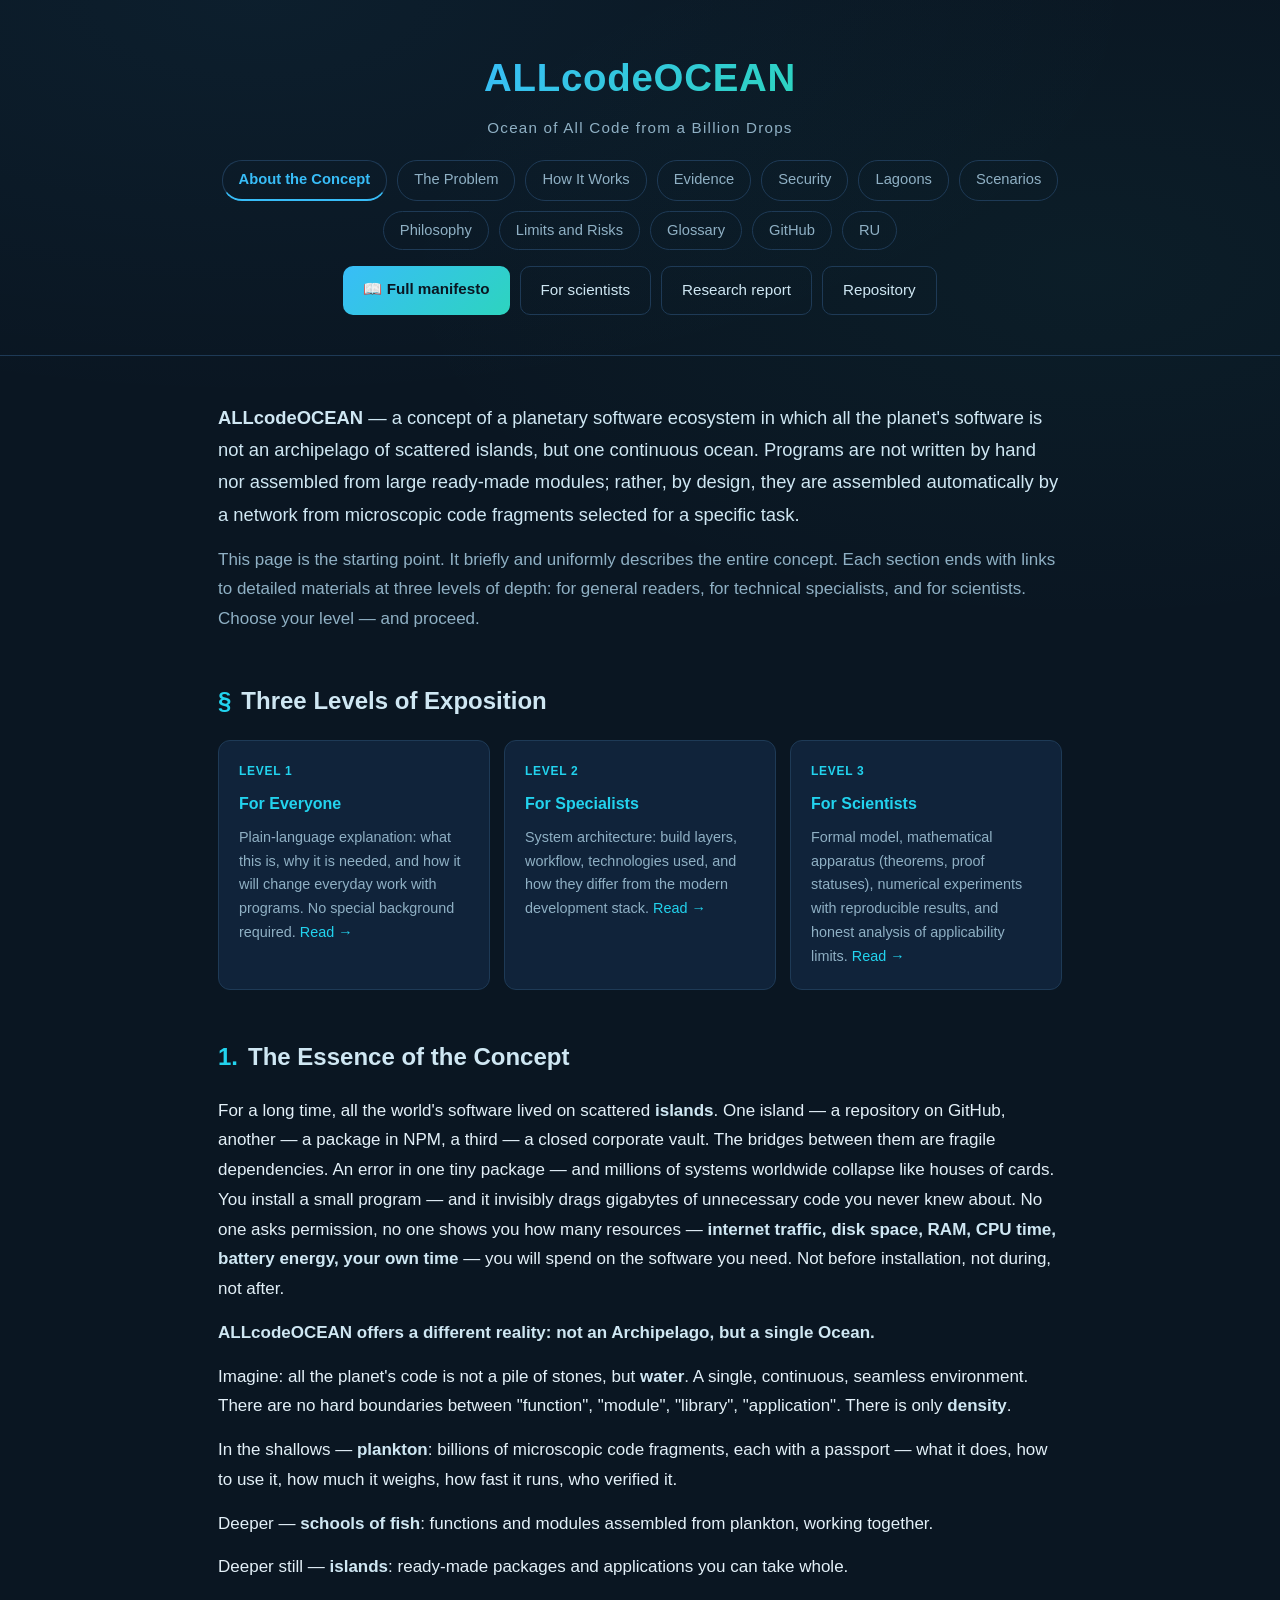
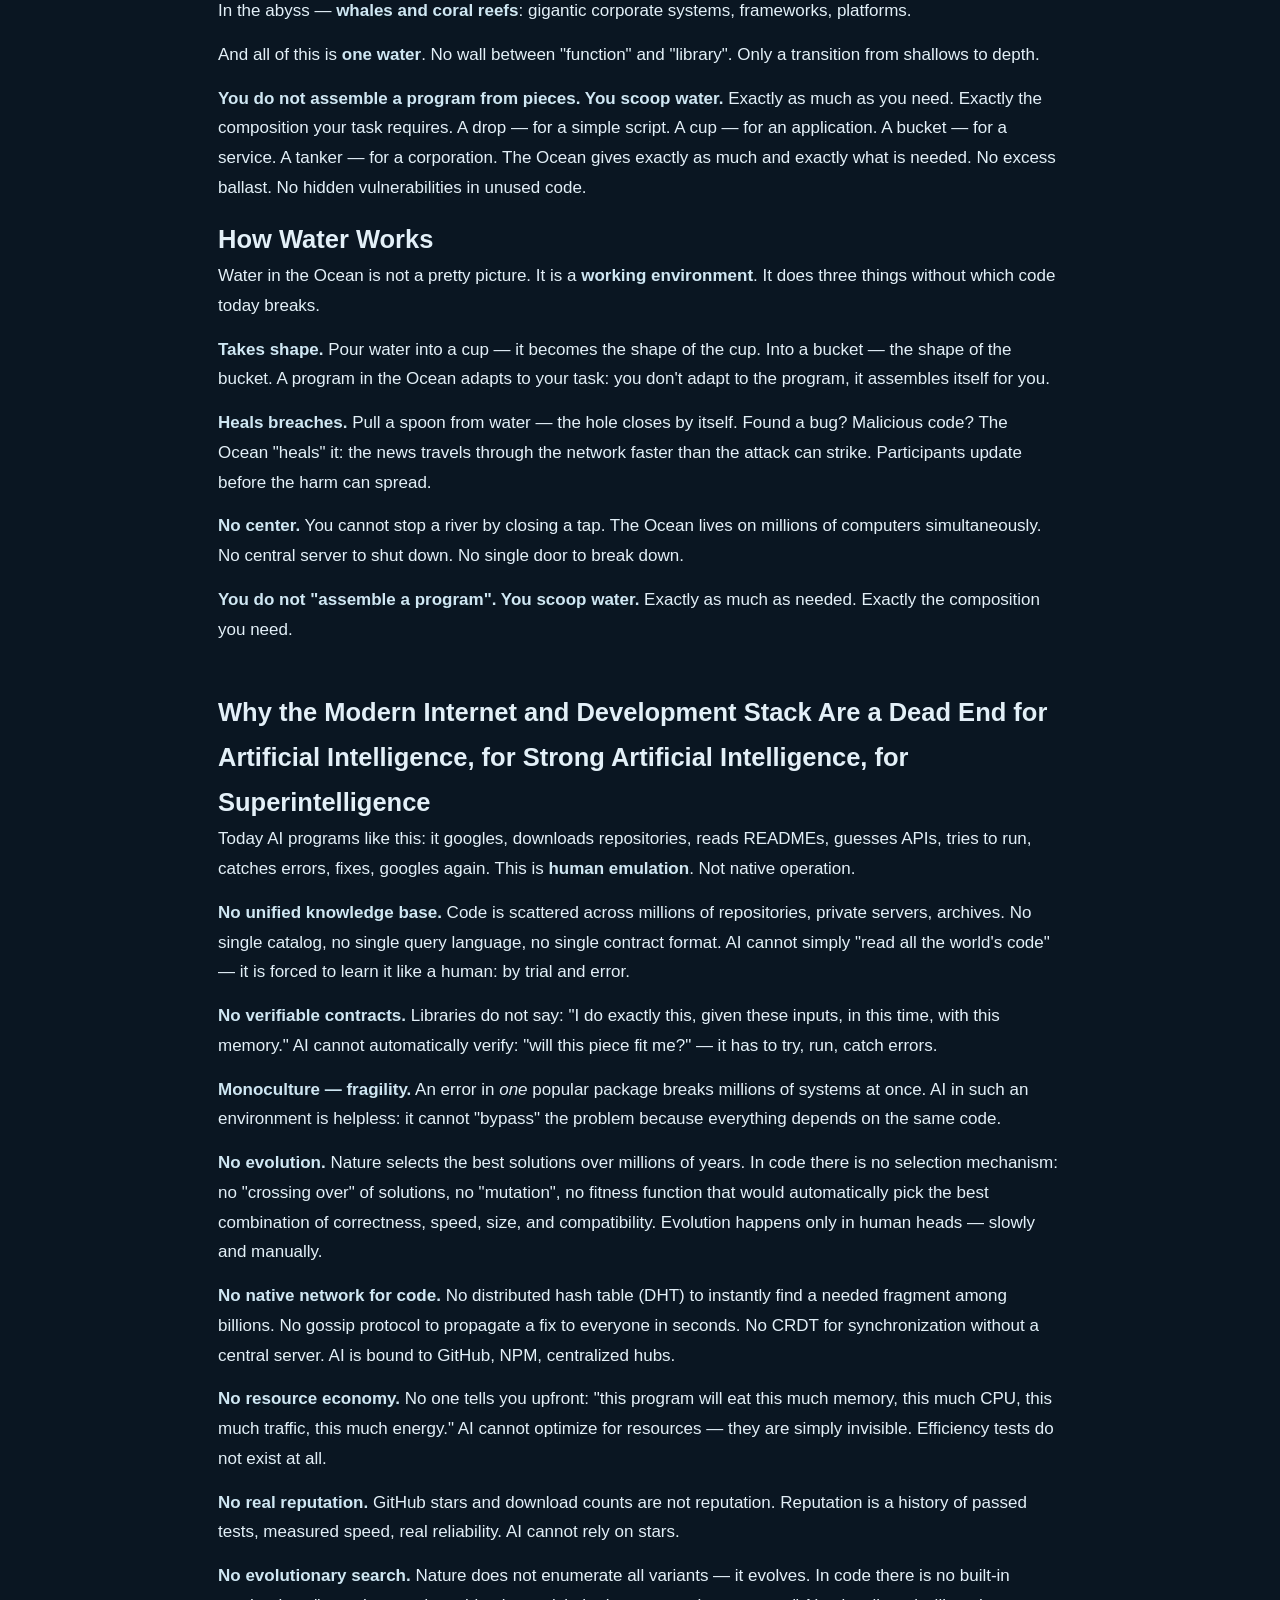
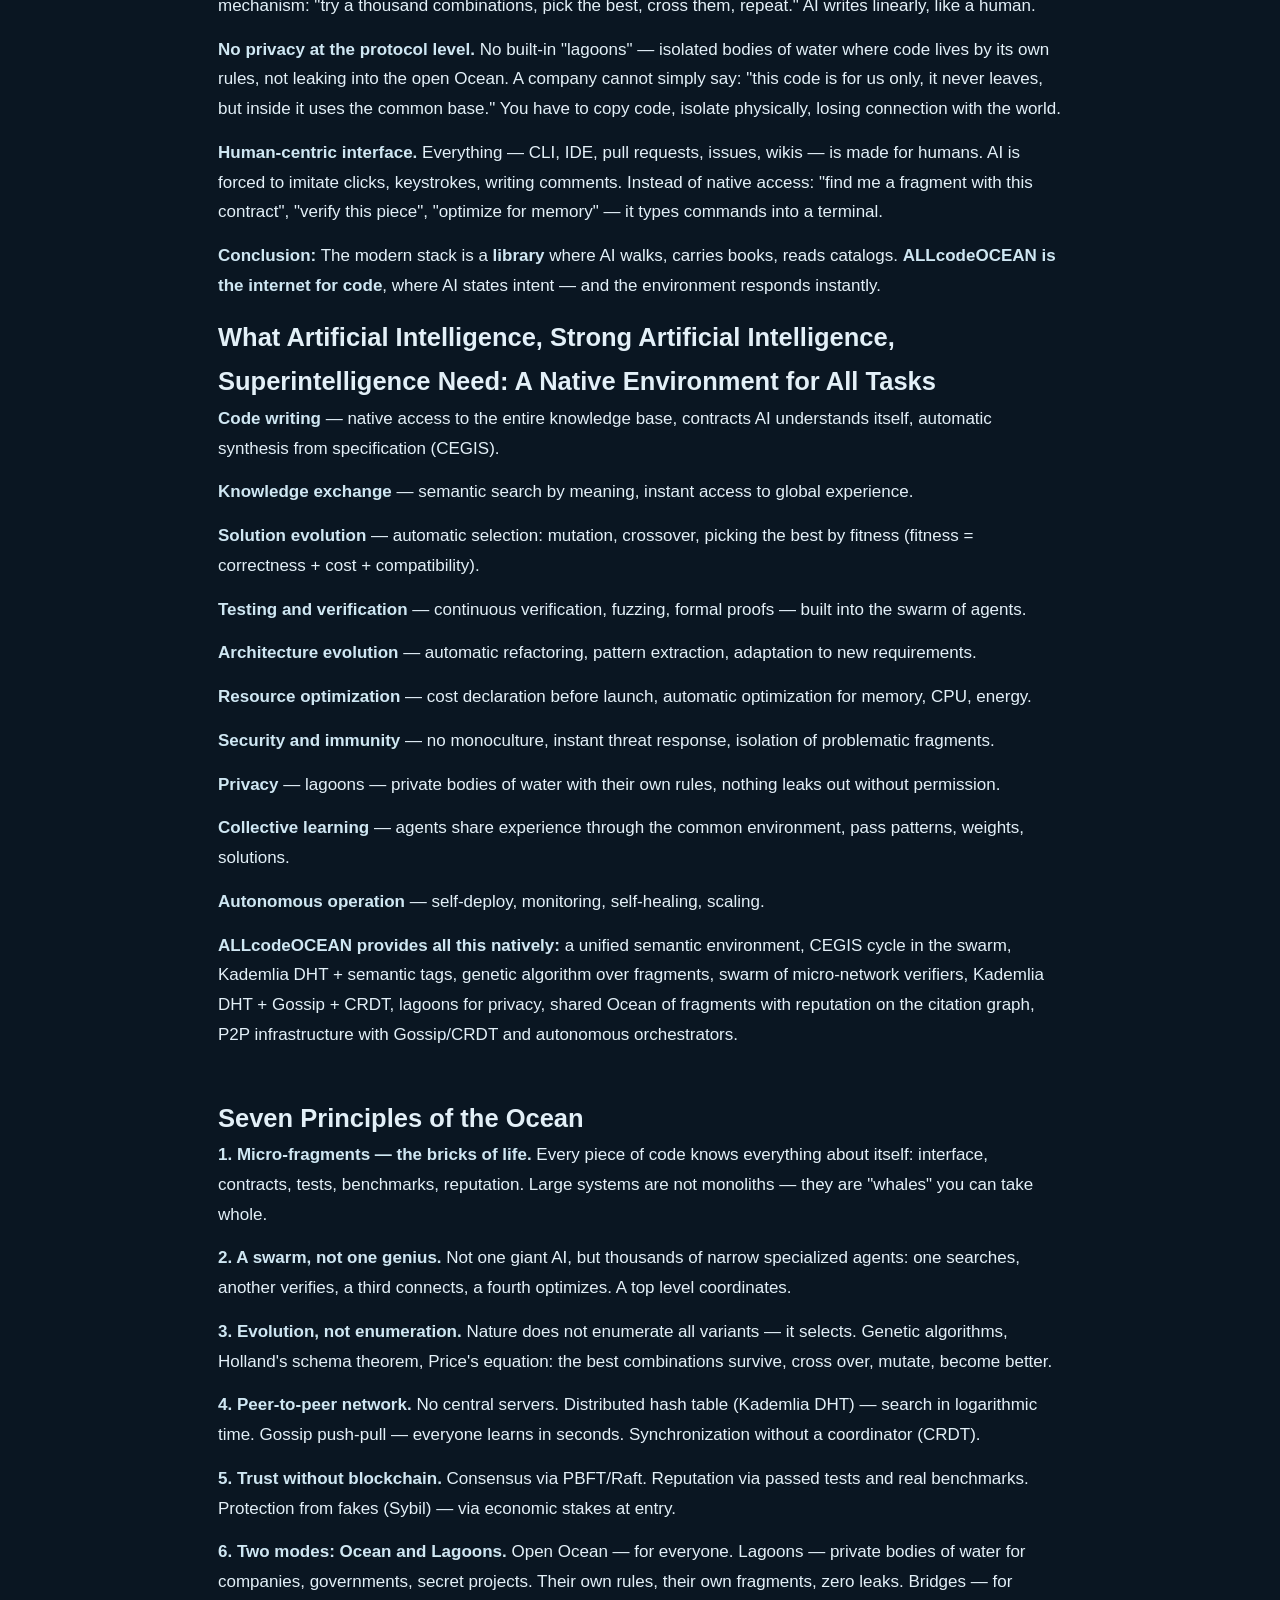
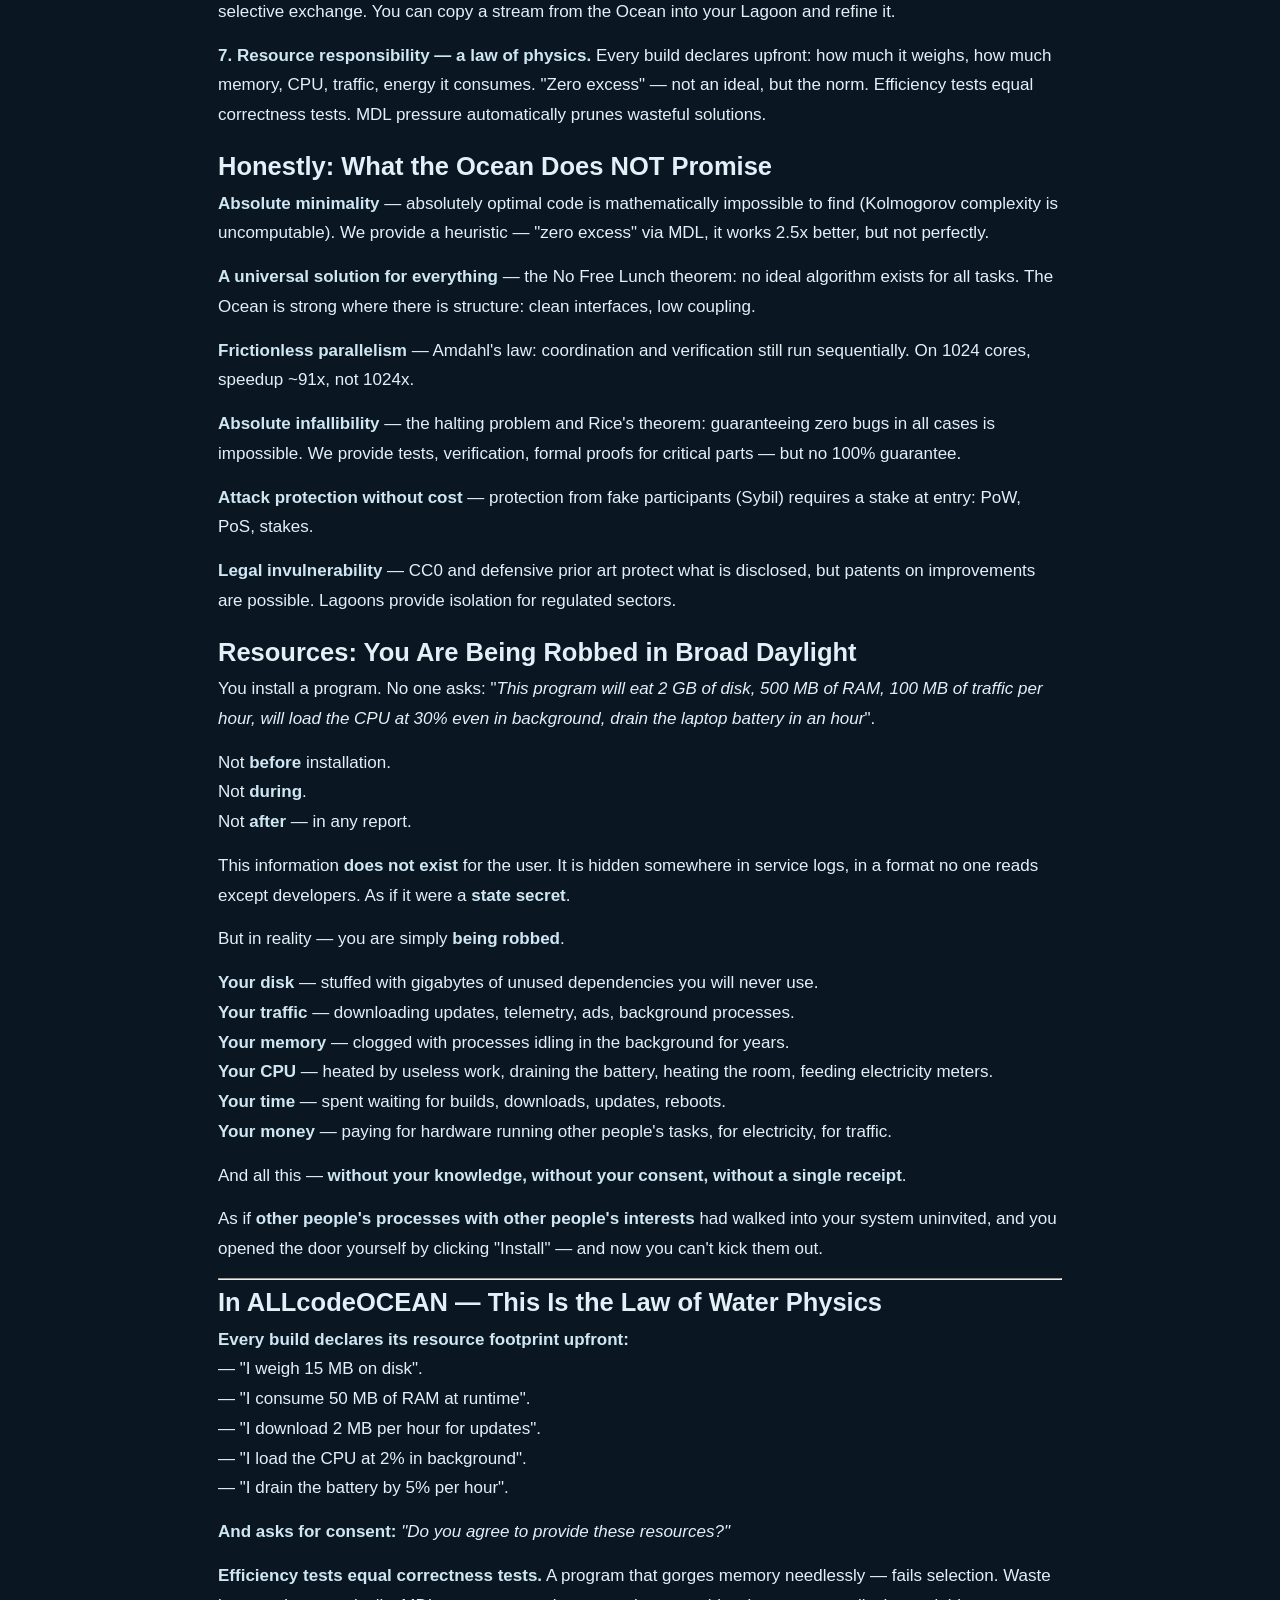
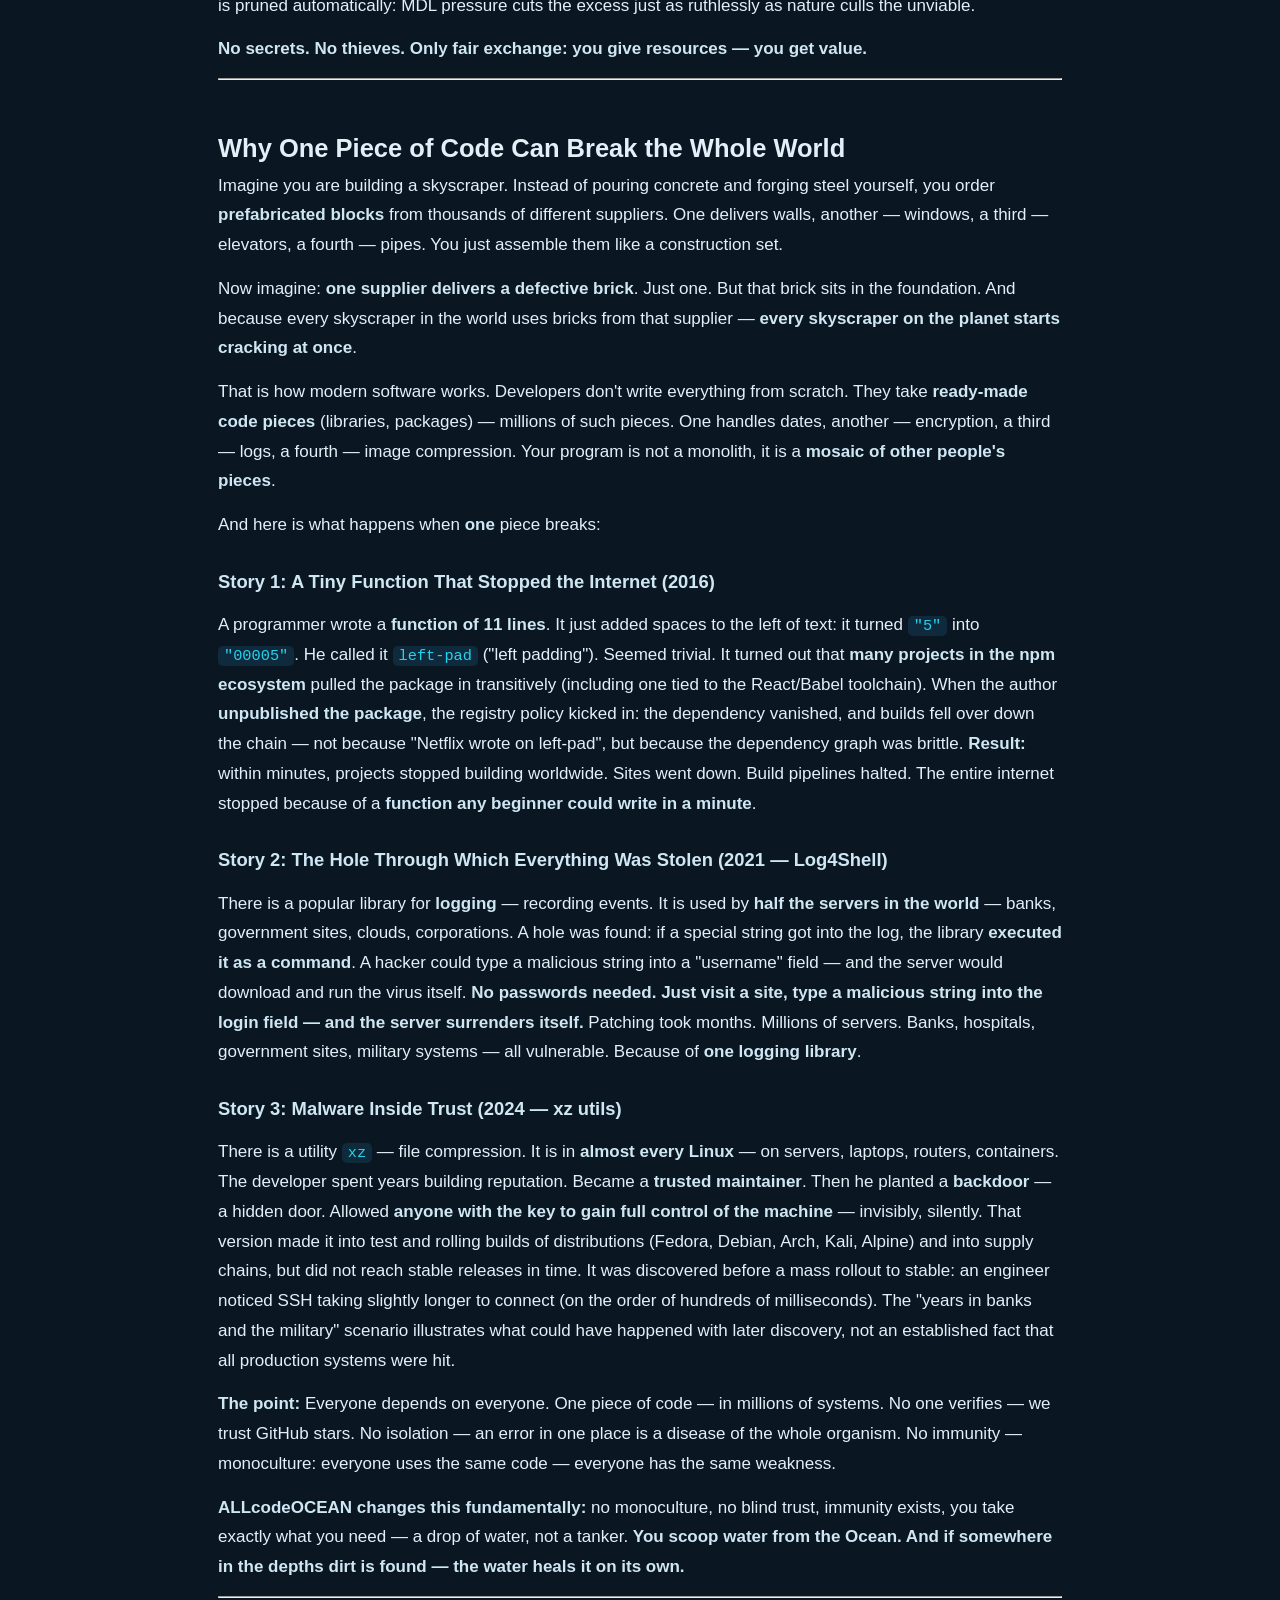
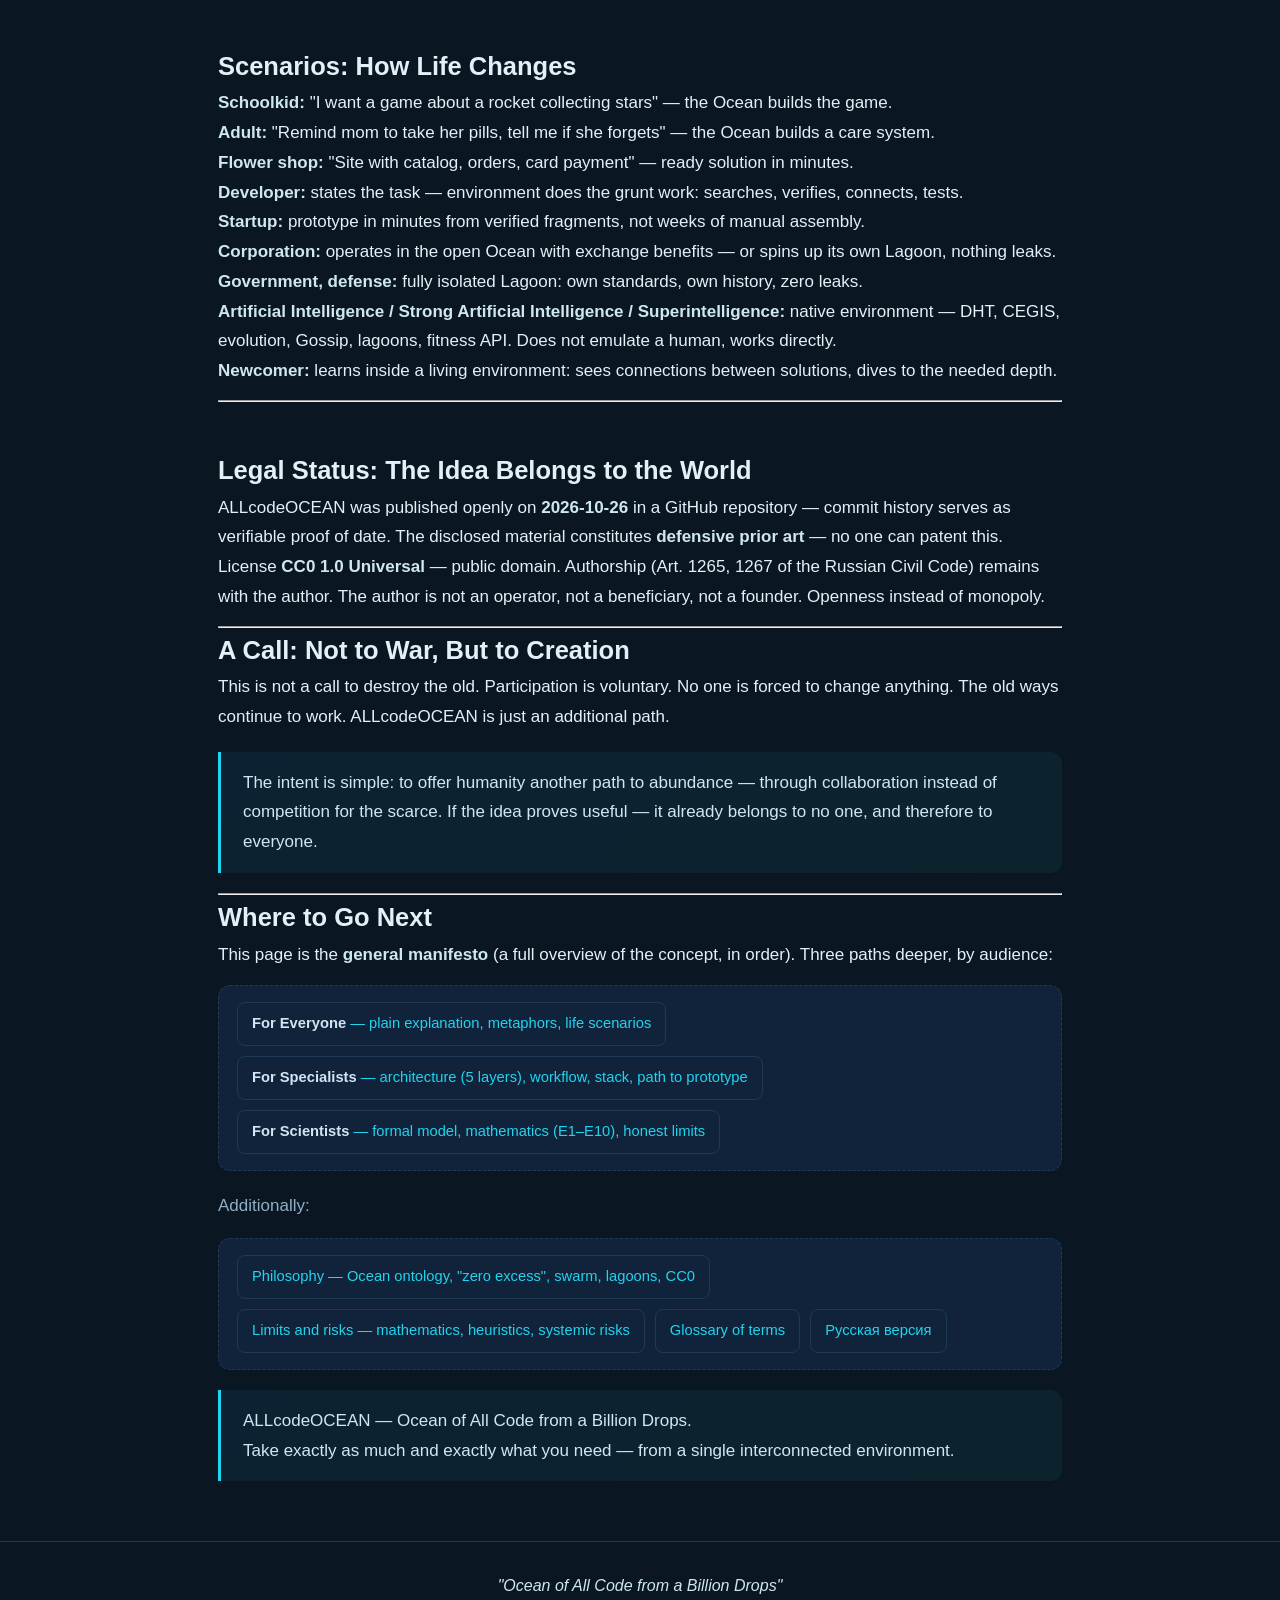
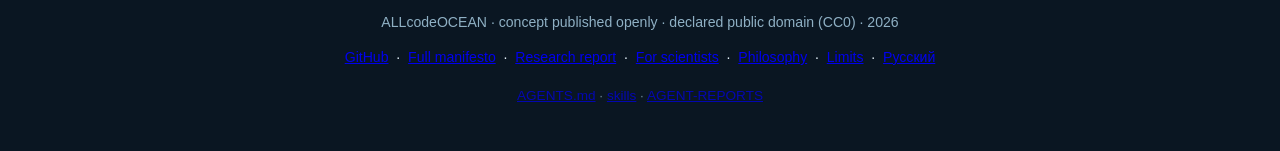
<file: en/index.html>
<!DOCTYPE html>
<html lang="en">
<head>
<meta charset="UTF-8">
<meta name="viewport" content="width=device-width, initial-scale=1.0">
<title>ALLcodeOCEAN — Ocean of All Code from a Billion Drops</title>
<meta name="description" content="ALLcodeOCEAN — concept of a planetary software ecosystem: all the planet's software is not an archipelago of islands, but one ocean. Navigation: materials of three depth levels.">
<meta name="theme-color" content="#0a1622">
<link rel="icon" href="../favicon.svg" type="image/svg+xml">
<link rel="stylesheet" href="../assets/style.css">
<meta property="og:type" content="website">
<meta property="og:title" content="ALLcodeOCEAN — Ocean of All Code from a Billion Drops">
<meta property="og:description" content="ALLcodeOCEAN — concept of a planetary software ecosystem: all the planet's software is not an archipelago of islands, but one ocean. Materials of three depth levels.">
<meta property="og:site_name" content="ALLcodeOCEAN">
<meta property="og:locale" content="en_US">
<meta property="og:image" content="https://dsconoiz.github.io/ALLcodeOCEAN/favicon.svg">
<meta property="og:url" content="https://dsconoiz.github.io/ALLcodeOCEAN/en/">
<link rel="canonical" href="https://dsconoiz.github.io/ALLcodeOCEAN/en/">
<meta name="twitter:card" content="summary">
<!-- Agent entry points: AGENTS.md + skills -->
<link rel="alternate" type="text/markdown" href="https://raw.githubusercontent.com/DScoNOIZ/ALLcodeOCEAN/main/AGENTS.md" title="AGENTS.md">
<link rel="alternate" type="text/markdown" href="https://raw.githubusercontent.com/DScoNOIZ/ALLcodeOCEAN/main/skills/allcodeocean/SKILL.md" title="ALLcodeOCEAN skill">
</head>
<body>

<header class="site">
  <div class="container">
    <h1 class="logo-h"><a class="logo" href="index.html">ALLcodeOCEAN</a></h1>
    <div class="logo-sub">Ocean of All Code from a Billion Drops</div>
    <nav class="main-nav" aria-label="Page sections">
      <a href="#about" class="active" aria-current="page">About the Concept</a>
      <a href="#problem">The Problem</a>
      <a href="#how">How It Works</a>
      <a href="#evidence">Evidence</a>
      <a href="#security">Security</a>
      <a href="#lagoons">Lagoons</a>
      <a href="#scenarios">Scenarios</a>
      <a href="#philosophy">Philosophy</a>
      <a href="limits.html">Limits and Risks</a>
      <a href="glossary.html">Glossary</a>
      <a href="https://github.com/DScoNOIZ/ALLcodeOCEAN" target="_blank" rel="noopener">GitHub</a>
      <a href="../index.html">RU</a>
    </nav>
    <p class="cta-row" style="margin-top:16px;display:flex;flex-wrap:wrap;gap:10px;justify-content:center;">
      <a class="cta-btn" href="#about" style="display:inline-block;padding:10px 20px;border-radius:10px;background:linear-gradient(135deg,#38bdf8,#2dd4bf);color:#0a1622;font-weight:700;text-decoration:none;">📖 Full manifesto</a>
      <a class="cta-btn" href="scientists.html" style="display:inline-block;padding:10px 20px;border-radius:10px;border:1px solid #1e3a56;color:#cfe7f3;text-decoration:none;">For scientists</a>
      <a class="cta-btn" href="https://github.com/DScoNOIZ/ALLcodeOCEAN/blob/main/research/report.md" target="_blank" rel="noopener" style="display:inline-block;padding:10px 20px;border-radius:10px;border:1px solid #1e3a56;color:#cfe7f3;text-decoration:none;">Research report</a>
      <a class="cta-btn" href="https://github.com/DScoNOIZ/ALLcodeOCEAN" target="_blank" rel="noopener" style="display:inline-block;padding:10px 20px;border-radius:10px;border:1px solid #1e3a56;color:#cfe7f3;text-decoration:none;">Repository</a>
    </p>
  </div>
</header>

<main class="container">

<section id="intro">
  <p style="font-size:1.15rem; color:var(--text-strong);"><strong>ALLcodeOCEAN</strong> — a concept of a planetary software ecosystem in which all the planet's software is not an archipelago of scattered islands, but one continuous ocean. Programs are not written by hand nor assembled from large ready-made modules; rather, by design, they are assembled automatically by a network from microscopic code fragments selected for a specific task.</p>
  <p class="dim">This page is the starting point. It briefly and uniformly describes the entire concept. Each section ends with links to detailed materials at three levels of depth: for general readers, for technical specialists, and for scientists. Choose your level — and proceed.</p>
</section>

<section id="levels">
  <h2 class="section-title"><span class="num">§</span>Three Levels of Exposition</h2>
  <div class="cards-grid">
    <div class="card">
      <div class="tagline-sm">Level 1</div>
      <h3><a href="for-everyone.html">For Everyone</a></h3>
      <p>Plain-language explanation: what this is, why it is needed, and how it will change everyday work with programs. No special background required. <a href="for-everyone.html">Read →</a></p>
    </div>
    <div class="card">
      <div class="tagline-sm">Level 2</div>
      <h3><a href="specialists.html">For Specialists</a></h3>
      <p>System architecture: build layers, workflow, technologies used, and how they differ from the modern development stack. <a href="specialists.html">Read →</a></p>
    </div>
    <div class="card">
      <div class="tagline-sm">Level 3</div>
      <h3><a href="scientists.html">For Scientists</a></h3>
      <p>Formal model, mathematical apparatus (theorems, proof statuses), numerical experiments with reproducible results, and honest analysis of applicability limits. <a href="scientists.html">Read →</a></p>
    </div>
  </div>
</section>

<section id="about">
  <h2 class="section-title"><span class="num">1.</span>The Essence of the Concept</h2>
  <p>For a long time, all the world's software lived on scattered <strong>islands</strong>. One island — a repository on GitHub, another — a package in NPM, a third — a closed corporate vault. The bridges between them are fragile dependencies. An error in one tiny package — and millions of systems worldwide collapse like houses of cards. You install a small program — and it invisibly drags gigabytes of unnecessary code you never knew about. No one asks permission, no one shows you how many resources — <strong>internet traffic, disk space, RAM, CPU time, battery energy, your own time</strong> — you will spend on the software you need. Not before installation, not during, not after.</p>

  <p><strong>ALLcodeOCEAN offers a different reality: not an Archipelago, but a single Ocean.</strong></p>

  <p>Imagine: all the planet's code is not a pile of stones, but <strong>water</strong>. A single, continuous, seamless environment. There are no hard boundaries between "function", "module", "library", "application". There is only <strong>density</strong>.</p>

  <p>In the shallows — <strong>plankton</strong>: billions of microscopic code fragments, each with a passport — what it does, how to use it, how much it weighs, how fast it runs, who verified it.</p>
  <p>Deeper — <strong>schools of fish</strong>: functions and modules assembled from plankton, working together.</p>
  <p>Deeper still — <strong>islands</strong>: ready-made packages and applications you can take whole.</p>
  <p>In the abyss — <strong>whales and coral reefs</strong>: gigantic corporate systems, frameworks, platforms.</p>
  <p>And all of this is <strong>one water</strong>. No wall between "function" and "library". Only a transition from shallows to depth.</p>

  <p><strong>You do not assemble a program from pieces. You scoop water.</strong> Exactly as much as you need. Exactly the composition your task requires. A drop — for a simple script. A cup — for an application. A bucket — for a service. A tanker — for a corporation. The Ocean gives exactly as much and exactly what is needed. No excess ballast. No hidden vulnerabilities in unused code.</p>

  <h2>How Water Works</h2>
  <p>Water in the Ocean is not a pretty picture. It is a <strong>working environment</strong>. It does three things without which code today breaks.</p>

  <p><strong>Takes shape.</strong> Pour water into a cup — it becomes the shape of the cup. Into a bucket — the shape of the bucket. A program in the Ocean adapts to your task: you don't adapt to the program, it assembles itself for you.</p>

  <p><strong>Heals breaches.</strong> Pull a spoon from water — the hole closes by itself. Found a bug? Malicious code? The Ocean "heals" it: the news travels through the network faster than the attack can strike. Participants update before the harm can spread.</p>

  <p><strong>No center.</strong> You cannot stop a river by closing a tap. The Ocean lives on millions of computers simultaneously. No central server to shut down. No single door to break down.</p>

  <p><strong>You do not "assemble a program". You scoop water.</strong> Exactly as much as needed. Exactly the composition you need.</p>

  </section>

<section id="problem">
  <h2>Why the Modern Internet and Development Stack Are a Dead End for Artificial Intelligence, for Strong Artificial Intelligence, for Superintelligence</h2>
  <p>Today AI programs like this: it googles, downloads repositories, reads READMEs, guesses APIs, tries to run, catches errors, fixes, googles again. This is <strong>human emulation</strong>. Not native operation.</p>

  <p><strong>No unified knowledge base.</strong> Code is scattered across millions of repositories, private servers, archives. No single catalog, no single query language, no single contract format. AI cannot simply "read all the world's code" — it is forced to learn it like a human: by trial and error.</p>

  <p><strong>No verifiable contracts.</strong> Libraries do not say: "I do exactly this, given these inputs, in this time, with this memory." AI cannot automatically verify: "will this piece fit me?" — it has to try, run, catch errors.</p>

  <p><strong>Monoculture — fragility.</strong> An error in <em>one</em> popular package breaks millions of systems at once. AI in such an environment is helpless: it cannot "bypass" the problem because everything depends on the same code.</p>

  <p><strong>No evolution.</strong> Nature selects the best solutions over millions of years. In code there is no selection mechanism: no "crossing over" of solutions, no "mutation", no fitness function that would automatically pick the best combination of correctness, speed, size, and compatibility. Evolution happens only in human heads — slowly and manually.</p>

  <p><strong>No native network for code.</strong> No distributed hash table (DHT) to instantly find a needed fragment among billions. No gossip protocol to propagate a fix to everyone in seconds. No CRDT for synchronization without a central server. AI is bound to GitHub, NPM, centralized hubs.</p>

  <p><strong>No resource economy.</strong> No one tells you upfront: "this program will eat this much memory, this much CPU, this much traffic, this much energy." AI cannot optimize for resources — they are simply invisible. Efficiency tests do not exist at all.</p>

  <p><strong>No real reputation.</strong> GitHub stars and download counts are not reputation. Reputation is a history of passed tests, measured speed, real reliability. AI cannot rely on stars.</p>

  <p><strong>No evolutionary search.</strong> Nature does not enumerate all variants — it evolves. In code there is no built-in mechanism: "try a thousand combinations, pick the best, cross them, repeat." AI writes linearly, like a human.</p>

  <p><strong>No privacy at the protocol level.</strong> No built-in "lagoons" — isolated bodies of water where code lives by its own rules, not leaking into the open Ocean. A company cannot simply say: "this code is for us only, it never leaves, but inside it uses the common base." You have to copy code, isolate physically, losing connection with the world.</p>

  <p><strong>Human-centric interface.</strong> Everything — CLI, IDE, pull requests, issues, wikis — is made for humans. AI is forced to imitate clicks, keystrokes, writing comments. Instead of native access: "find me a fragment with this contract", "verify this piece", "optimize for memory" — it types commands into a terminal.</p>

  <p><strong>Conclusion:</strong> The modern stack is a <strong>library</strong> where AI walks, carries books, reads catalogs. <strong>ALLcodeOCEAN is the internet for code</strong>, where AI states intent — and the environment responds instantly.</p>

  <h2>What Artificial Intelligence, Strong Artificial Intelligence, Superintelligence Need: A Native Environment for All Tasks</h2>

  <p><strong>Code writing</strong> — native access to the entire knowledge base, contracts AI understands itself, automatic synthesis from specification (CEGIS).</p>
  <p><strong>Knowledge exchange</strong> — semantic search by meaning, instant access to global experience.</p>
  <p><strong>Solution evolution</strong> — automatic selection: mutation, crossover, picking the best by fitness (fitness = correctness + cost + compatibility).</p>
  <p><strong>Testing and verification</strong> — continuous verification, fuzzing, formal proofs — built into the swarm of agents.</p>
  <p><strong>Architecture evolution</strong> — automatic refactoring, pattern extraction, adaptation to new requirements.</p>
  <p><strong>Resource optimization</strong> — cost declaration before launch, automatic optimization for memory, CPU, energy.</p>
  <p><strong>Security and immunity</strong> — no monoculture, instant threat response, isolation of problematic fragments.</p>
  <p><strong>Privacy</strong> — lagoons — private bodies of water with their own rules, nothing leaks out without permission.</p>
  <p><strong>Collective learning</strong> — agents share experience through the common environment, pass patterns, weights, solutions.</p>
  <p><strong>Autonomous operation</strong> — self-deploy, monitoring, self-healing, scaling.</p>

  <p><strong>ALLcodeOCEAN provides all this natively:</strong> a unified semantic environment, CEGIS cycle in the swarm, Kademlia DHT + semantic tags, genetic algorithm over fragments, swarm of micro-network verifiers, Kademlia DHT + Gossip + CRDT, lagoons for privacy, shared Ocean of fragments with reputation on the citation graph, P2P infrastructure with Gossip/CRDT and autonomous orchestrators.</p>

  </section>

<section id="how">
  <h2>Seven Principles of the Ocean</h2>

  <p><strong>1. Micro-fragments — the bricks of life.</strong> Every piece of code knows everything about itself: interface, contracts, tests, benchmarks, reputation. Large systems are not monoliths — they are "whales" you can take whole.</p>

  <p><strong>2. A swarm, not one genius.</strong> Not one giant AI, but thousands of narrow specialized agents: one searches, another verifies, a third connects, a fourth optimizes. A top level coordinates.</p>

  <p><strong>3. Evolution, not enumeration.</strong> Nature does not enumerate all variants — it selects. Genetic algorithms, Holland's schema theorem, Price's equation: the best combinations survive, cross over, mutate, become better.</p>

  <p><strong>4. Peer-to-peer network.</strong> No central servers. Distributed hash table (Kademlia DHT) — search in logarithmic time. Gossip push-pull — everyone learns in seconds. Synchronization without a coordinator (CRDT).</p>

  <p id="security"><strong>5. Trust without blockchain.</strong> Consensus via PBFT/Raft. Reputation via passed tests and real benchmarks. Protection from fakes (Sybil) — via economic stakes at entry.</p>

  <p id="lagoons"><strong>6. Two modes: Ocean and Lagoons.</strong> Open Ocean — for everyone. Lagoons — private bodies of water for companies, governments, secret projects. Their own rules, their own fragments, zero leaks. Bridges — for selective exchange. You can copy a stream from the Ocean into your Lagoon and refine it.</p>

  <p><strong>7. Resource responsibility — a law of physics.</strong> Every build declares upfront: how much it weighs, how much memory, CPU, traffic, energy it consumes. "Zero excess" — not an ideal, but the norm. Efficiency tests equal correctness tests. MDL pressure automatically prunes wasteful solutions.</p>

  <h2>Honestly: What the Ocean Does NOT Promise</h2>

  <p><strong>Absolute minimality</strong> — absolutely optimal code is mathematically impossible to find (Kolmogorov complexity is uncomputable). We provide a heuristic — "zero excess" via MDL, it works 2.5x better, but not perfectly.</p>

  <p><strong>A universal solution for everything</strong> — the No Free Lunch theorem: no ideal algorithm exists for all tasks. The Ocean is strong where there is structure: clean interfaces, low coupling.</p>

  <p><strong>Frictionless parallelism</strong> — Amdahl's law: coordination and verification still run sequentially. On 1024 cores, speedup ~91x, not 1024x.</p>

  <p><strong>Absolute infallibility</strong> — the halting problem and Rice's theorem: guaranteeing zero bugs in all cases is impossible. We provide tests, verification, formal proofs for critical parts — but no 100% guarantee.</p>

  <p><strong>Attack protection without cost</strong> — protection from fake participants (Sybil) requires a stake at entry: PoW, PoS, stakes.</p>

  <p><strong>Legal invulnerability</strong> — CC0 and defensive prior art protect what is disclosed, but patents on improvements are possible. Lagoons provide isolation for regulated sectors.</p>

  <h2>Resources: You Are Being Robbed in Broad Daylight</h2>

  <p>You install a program. No one asks: "<em>This program will eat 2 GB of disk, 500 MB of RAM, 100 MB of traffic per hour, will load the CPU at 30% even in background, drain the laptop battery in an hour</em>".</p>

  <p>Not <strong>before</strong> installation.<br>
  Not <strong>during</strong>.<br>
  Not <strong>after</strong> — in any report.</p>

  <p>This information <strong>does not exist</strong> for the user. It is hidden somewhere in service logs, in a format no one reads except developers. As if it were a <strong>state secret</strong>.</p>

  <p>But in reality — you are simply <strong>being robbed</strong>.</p>

  <p><strong>Your disk</strong> — stuffed with gigabytes of unused dependencies you will never use.<br>
  <strong>Your traffic</strong> — downloading updates, telemetry, ads, background processes.<br>
  <strong>Your memory</strong> — clogged with processes idling in the background for years.<br>
  <strong>Your CPU</strong> — heated by useless work, draining the battery, heating the room, feeding electricity meters.<br>
  <strong>Your time</strong> — spent waiting for builds, downloads, updates, reboots.<br>
  <strong>Your money</strong> — paying for hardware running other people's tasks, for electricity, for traffic.</p>

  <p>And all this — <strong>without your knowledge, without your consent, without a single receipt</strong>.</p>

  <p>As if <strong>other people's processes with other people's interests</strong> had walked into your system uninvited, and you opened the door yourself by clicking "Install" — and now you can't kick them out.</p>

  <hr>

  <h2>In ALLcodeOCEAN — This Is the Law of Water Physics</h2>

  <p><strong>Every build declares its resource footprint upfront:</strong><br>
  — "I weigh 15 MB on disk".<br>
  — "I consume 50 MB of RAM at runtime".<br>
  — "I download 2 MB per hour for updates".<br>
  — "I load the CPU at 2% in background".<br>
  — "I drain the battery by 5% per hour".</p>

  <p><strong>And asks for consent:</strong> <em>"Do you agree to provide these resources?"</em></p>

  <p><strong>Efficiency tests equal correctness tests.</strong> A program that gorges memory needlessly — fails selection. Waste is pruned automatically: MDL pressure cuts the excess just as ruthlessly as nature culls the unviable.</p>

  <p><strong>No secrets. No thieves. Only fair exchange: you give resources — you get value.</strong></p>

  <hr>

  </section>

<section id="evidence">
  <h2>Why One Piece of Code Can Break the Whole World</h2>

  <p>Imagine you are building a skyscraper. Instead of pouring concrete and forging steel yourself, you order <strong>prefabricated blocks</strong> from thousands of different suppliers. One delivers walls, another — windows, a third — elevators, a fourth — pipes. You just assemble them like a construction set.</p>

  <p>Now imagine: <strong>one supplier delivers a defective brick</strong>. Just one. But that brick sits in the foundation. And because every skyscraper in the world uses bricks from that supplier — <strong>every skyscraper on the planet starts cracking at once</strong>.</p>

  <p>That is how modern software works. Developers don't write everything from scratch. They take <strong>ready-made code pieces</strong> (libraries, packages) — millions of such pieces. One handles dates, another — encryption, a third — logs, a fourth — image compression. Your program is not a monolith, it is a <strong>mosaic of other people's pieces</strong>.</p>

  <p>And here is what happens when <strong>one</strong> piece breaks:</p>

  <h3>Story 1: A Tiny Function That Stopped the Internet (2016)</h3>
  <p>A programmer wrote a <strong>function of 11 lines</strong>. It just added spaces to the left of text: it turned <code>"5"</code> into <code>"00005"</code>. He called it <code>left-pad</code> ("left padding"). Seemed trivial. It turned out that <strong>many projects in the npm ecosystem</strong> pulled the package in transitively (including one tied to the React/Babel toolchain). When the author <strong>unpublished the package</strong>, the registry policy kicked in: the dependency vanished, and builds fell over down the chain — not because "Netflix wrote on left-pad", but because the dependency graph was brittle. <strong>Result:</strong> within minutes, projects stopped building worldwide. Sites went down. Build pipelines halted. The entire internet stopped because of a <strong>function any beginner could write in a minute</strong>.</p>

  <h3>Story 2: The Hole Through Which Everything Was Stolen (2021 — Log4Shell)</h3>
  <p>There is a popular library for <strong>logging</strong> — recording events. It is used by <strong>half the servers in the world</strong> — banks, government sites, clouds, corporations. A hole was found: if a special string got into the log, the library <strong>executed it as a command</strong>. A hacker could type a malicious string into a "username" field — and the server would download and run the virus itself. <strong>No passwords needed. Just visit a site, type a malicious string into the login field — and the server surrenders itself.</strong> Patching took months. Millions of servers. Banks, hospitals, government sites, military systems — all vulnerable. Because of <strong>one logging library</strong>.</p>

  <h3>Story 3: Malware Inside Trust (2024 — xz utils)</h3>
  <p>There is a utility <code>xz</code> — file compression. It is in <strong>almost every Linux</strong> — on servers, laptops, routers, containers. The developer spent years building reputation. Became a <strong>trusted maintainer</strong>. Then he planted a <strong>backdoor</strong> — a hidden door. Allowed <strong>anyone with the key to gain full control of the machine</strong> — invisibly, silently. That version made it into test and rolling builds of distributions (Fedora, Debian, Arch, Kali, Alpine) and into supply chains, but did not reach stable releases in time. It was discovered before a mass rollout to stable: an engineer noticed SSH taking slightly longer to connect (on the order of hundreds of milliseconds). The "years in banks and the military" scenario illustrates what could have happened with later discovery, not an established fact that all production systems were hit.</p>

  <p><strong>The point:</strong> Everyone depends on everyone. One piece of code — in millions of systems. No one verifies — we trust GitHub stars. No isolation — an error in one place is a disease of the whole organism. No immunity — monoculture: everyone uses the same code — everyone has the same weakness.</p>

  <p><strong>ALLcodeOCEAN changes this fundamentally:</strong> no monoculture, no blind trust, immunity exists, you take exactly what you need — a drop of water, not a tanker. <strong>You scoop water from the Ocean. And if somewhere in the depths dirt is found — the water heals it on its own.</strong></p>

  <hr>

  </section>

<section id="scenarios">
  <h2>Scenarios: How Life Changes</h2>

  <p><strong>Schoolkid:</strong> "I want a game about a rocket collecting stars" — the Ocean builds the game.<br>
  <strong>Adult:</strong> "Remind mom to take her pills, tell me if she forgets" — the Ocean builds a care system.<br>
  <strong>Flower shop:</strong> "Site with catalog, orders, card payment" — ready solution in minutes.<br>
  <strong>Developer:</strong> states the task — environment does the grunt work: searches, verifies, connects, tests.<br>
  <strong>Startup:</strong> prototype in minutes from verified fragments, not weeks of manual assembly.<br>
  <strong>Corporation:</strong> operates in the open Ocean with exchange benefits — or spins up its own Lagoon, nothing leaks.<br>
  <strong>Government, defense:</strong> fully isolated Lagoon: own standards, own history, zero leaks.<br>
  <strong>Artificial Intelligence / Strong Artificial Intelligence / Superintelligence:</strong> native environment — DHT, CEGIS, evolution, Gossip, lagoons, fitness API. Does not emulate a human, works directly.<br>
  <strong>Newcomer:</strong> learns inside a living environment: sees connections between solutions, dives to the needed depth.</p>

  <hr>

  </section>

<section id="philosophy">
  <h2>Legal Status: The Idea Belongs to the World</h2>

  <p>ALLcodeOCEAN was published openly on <strong>2026-10-26</strong> in a GitHub repository — commit history serves as verifiable proof of date. The disclosed material constitutes <strong>defensive prior art</strong> — no one can patent this. License <strong>CC0 1.0 Universal</strong> — public domain. Authorship (Art. 1265, 1267 of the Russian Civil Code) remains with the author. The author is not an operator, not a beneficiary, not a founder. Openness instead of monopoly.</p>

  <hr>

  <h2>A Call: Not to War, But to Creation</h2>

  <p>This is not a call to destroy the old. Participation is voluntary. No one is forced to change anything. The old ways continue to work. ALLcodeOCEAN is just an additional path.</p>

  <blockquote>The intent is simple: to offer humanity another path to abundance — through collaboration instead of competition for the scarce. If the idea proves useful — it already belongs to no one, and therefore to everyone.</blockquote>

  <hr>

  <h2>Where to Go Next</h2>

  <p>This page is the <strong>general manifesto</strong> (a full overview of the concept, in order). Three paths deeper, by audience:</p>

  <div class="level-links" style="margin:1rem 0 1.25rem;">
    <a href="for-everyone.html"><strong>For Everyone</strong> — plain explanation, metaphors, life scenarios</a>
    <a href="specialists.html"><strong>For Specialists</strong> — architecture (5 layers), workflow, stack, path to prototype</a>
    <a href="scientists.html"><strong>For Scientists</strong> — formal model, mathematics (E1–E10), honest limits</a>
  </div>

  <p class="dim" style="margin-bottom:.5rem;">Additionally:</p>
  <div class="level-links">
    <a href="philosophy.html">Philosophy — Ocean ontology, "zero excess", swarm, lagoons, CC0</a>
    <a href="limits.html">Limits and risks — mathematics, heuristics, systemic risks</a>
    <a href="glossary.html">Glossary of terms</a>
    <a href="../index.html">Русская версия</a>
  </div>

  <blockquote>ALLcodeOCEAN — Ocean of All Code from a Billion Drops.<br>
  Take exactly as much and exactly what you need — from a single interconnected environment.</blockquote>
</section>

</main>

<footer class="site">
  <div class="container">
    <div class="slogan">"Ocean of All Code from a Billion Drops"</div>
    <div>ALLcodeOCEAN · concept published openly · declared public domain (CC0) · 2026</div>
    <p style="margin-top:10px;">
      <a href="https://github.com/DScoNOIZ/ALLcodeOCEAN" target="_blank" rel="noopener">GitHub</a>
      &nbsp;·&nbsp;
      <a href="#about">Full manifesto</a>
      &nbsp;·&nbsp;
      <a href="https://github.com/DScoNOIZ/ALLcodeOCEAN/blob/main/research/report.md" target="_blank" rel="noopener">Research report</a>
      &nbsp;·&nbsp;
      <a href="scientists.html">For scientists</a>
      &nbsp;·&nbsp;
      <a href="philosophy.html">Philosophy</a>
      &nbsp;·&nbsp;
      <a href="limits.html">Limits</a>
      &nbsp;·&nbsp;
      <a href="../index.html">Русский</a>
    </p>
    <div style="margin-top:.6rem;font-size:.85rem;opacity:.7">
      <a href="https://github.com/DScoNOIZ/ALLcodeOCEAN/blob/main/AGENTS.md">AGENTS.md</a>
      · <a href="https://github.com/DScoNOIZ/ALLcodeOCEAN/tree/main/skills">skills</a>
      · <a href="https://github.com/DScoNOIZ/ALLcodeOCEAN/tree/main/AGENT-REPORTS">AGENT-REPORTS</a>
    </div>
  </div>
</footer>

<script>
  const io = new IntersectionObserver(entries => {
    entries.forEach(e => { if (e.isIntersecting) { e.target.classList.add('visible'); io.unobserve(e.target); } });
  }, { threshold: 0.06 });
  document.querySelectorAll('section').forEach(s => { s.style.opacity='0'; s.style.transform='translateY(14px)'; s.style.transition='opacity .6s ease, transform .6s ease'; io.observe(s); });
</script>
<style> section.visible { opacity: 1 !important; transform: none !important; } </style>
</body>
</html>
</file>
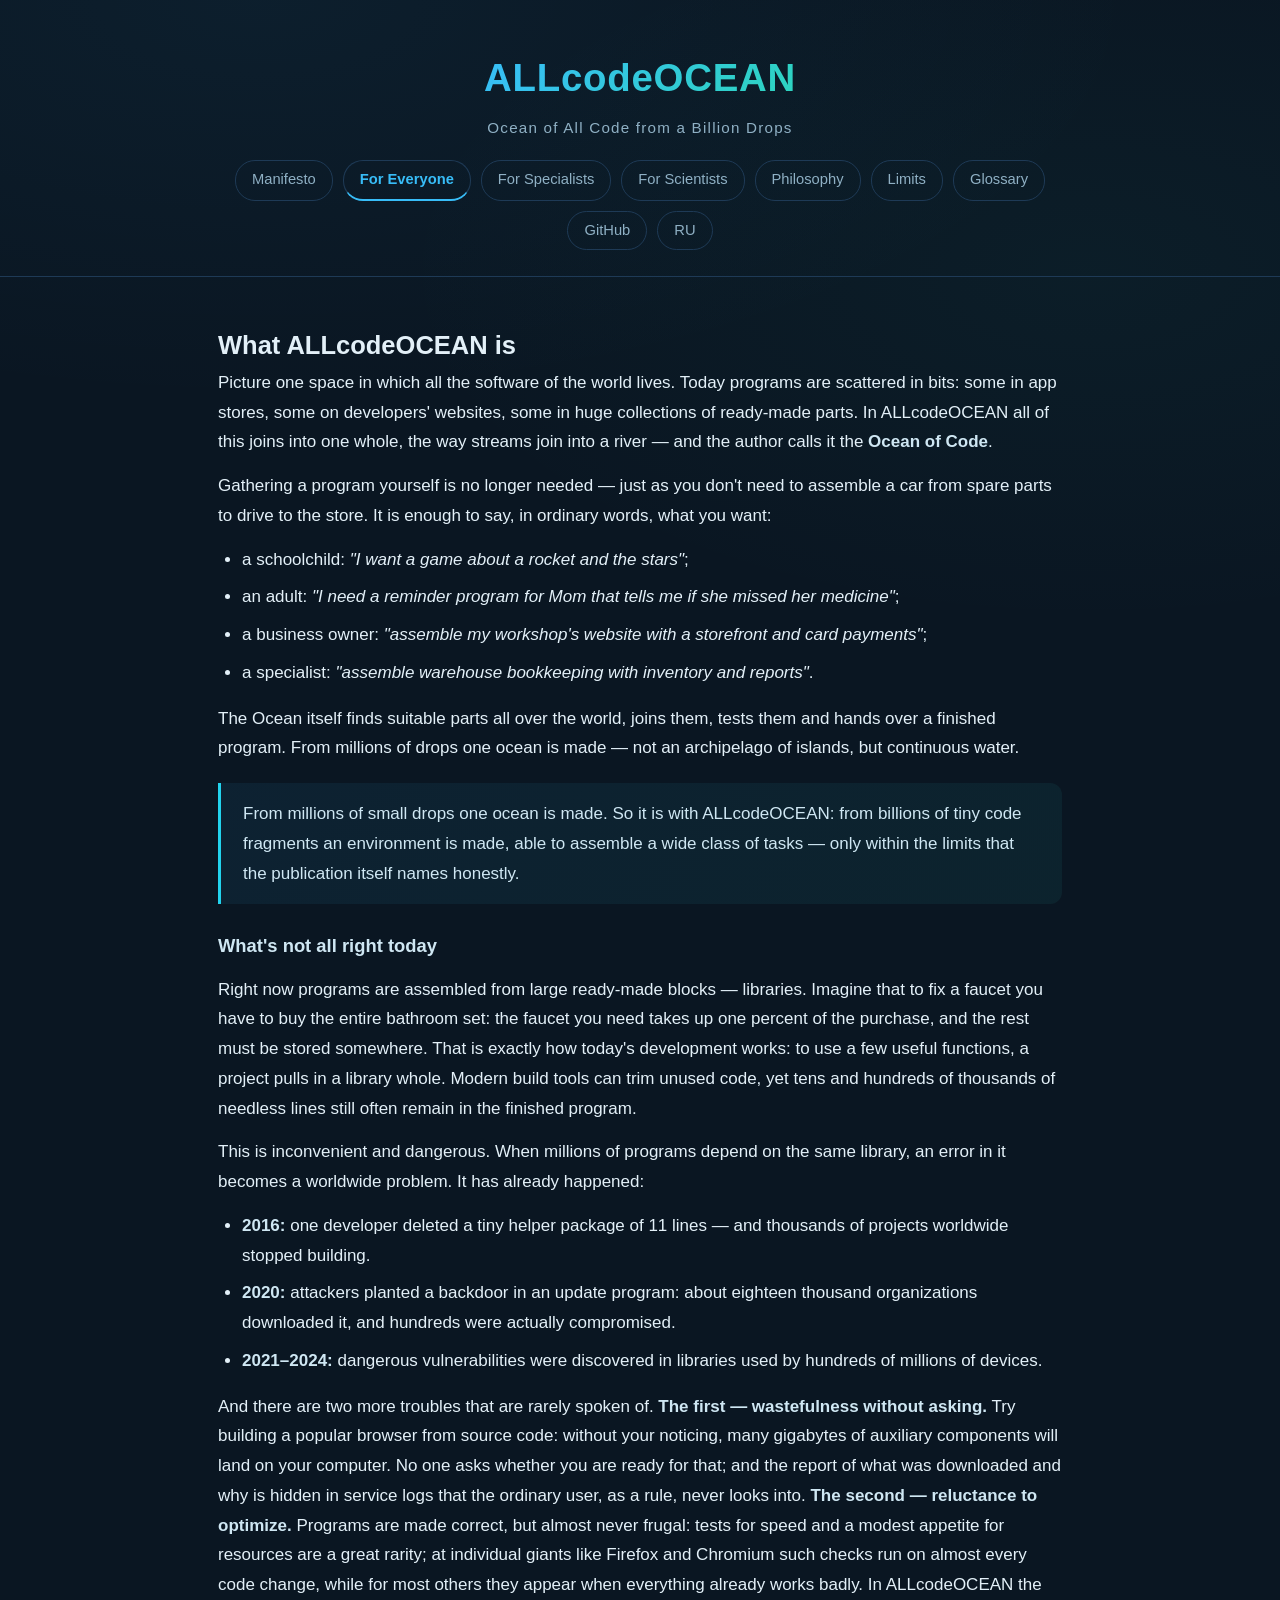
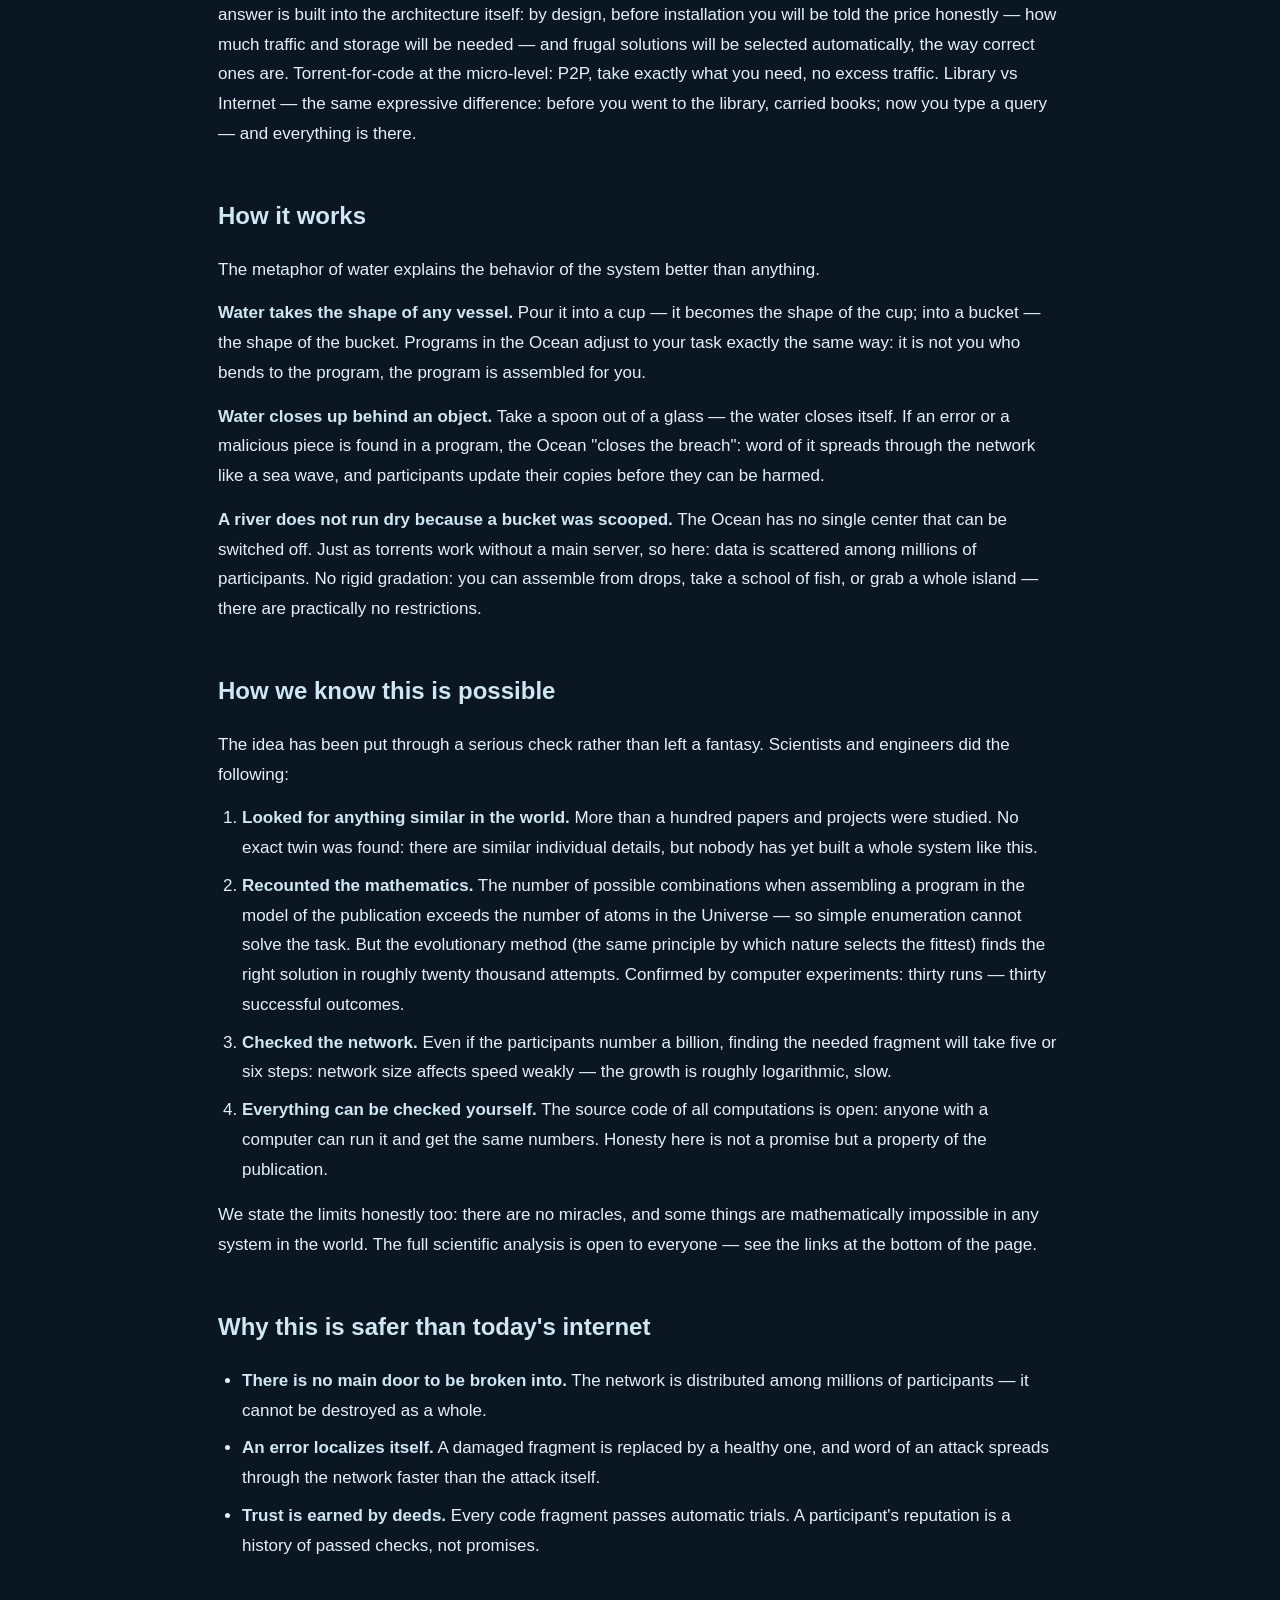
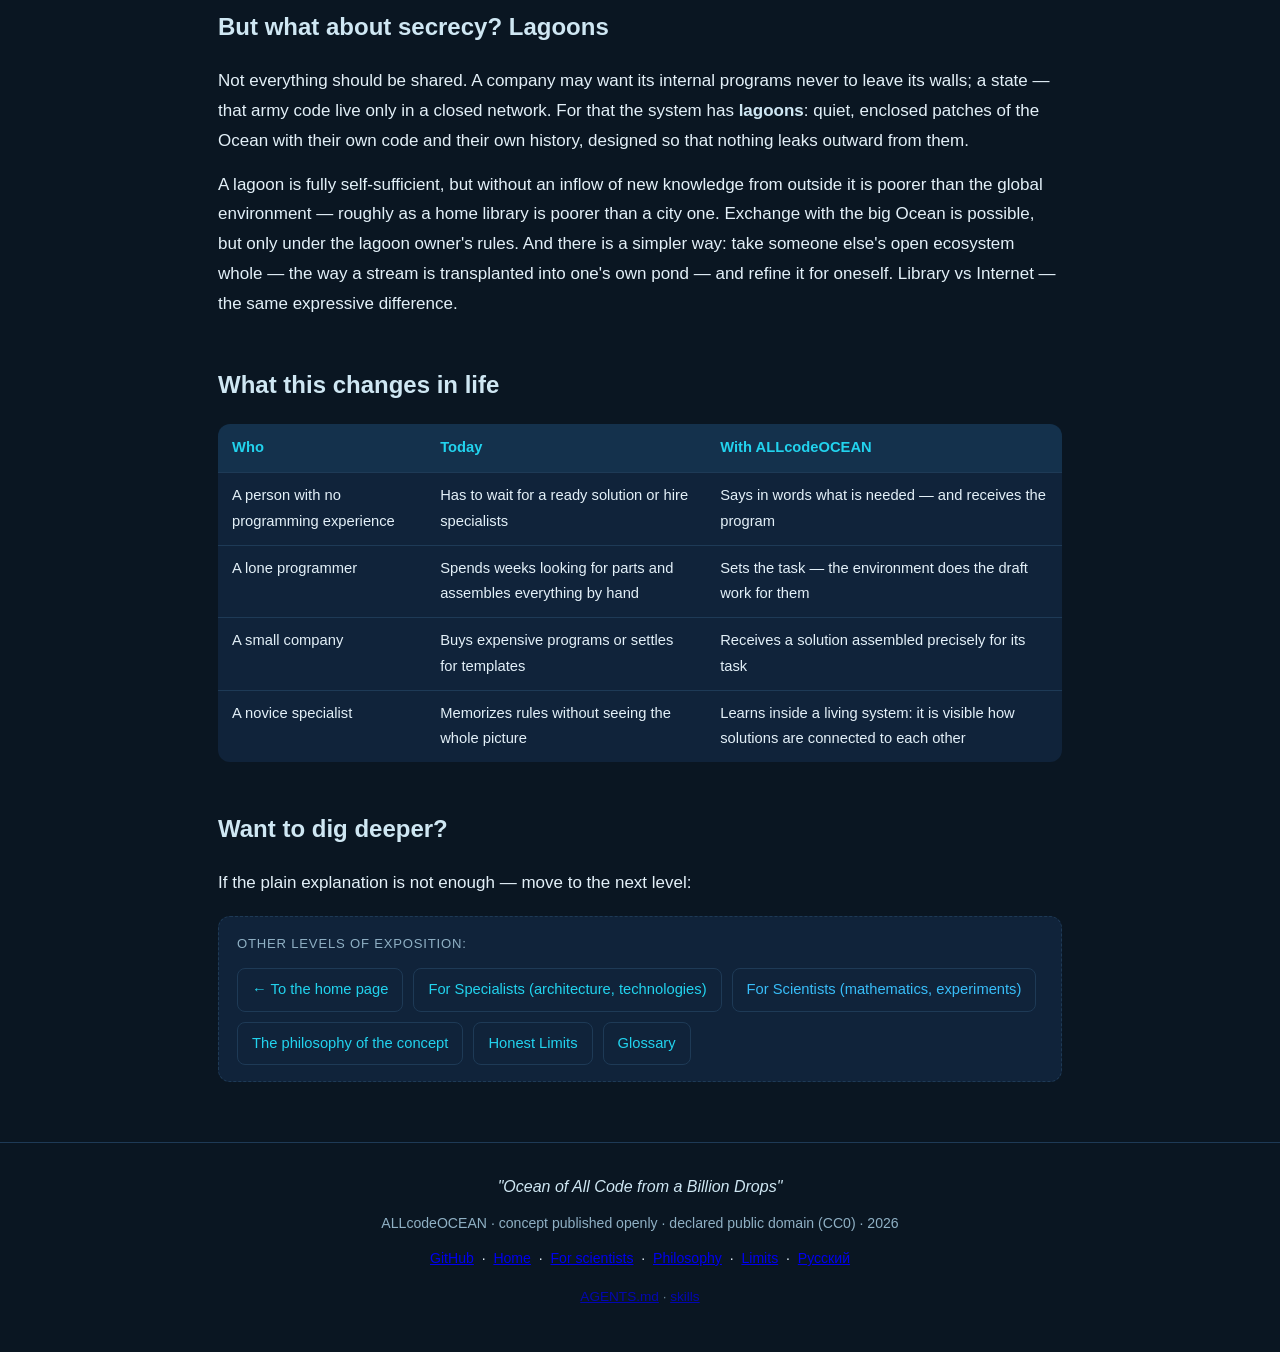
<file: en/for-everyone.html>
<!DOCTYPE html>
<html lang="en">
<head>
<meta charset="UTF-8">
<meta name="viewport" content="width=device-width, initial-scale=1.0">
<title>ALLcodeOCEAN — For Everyone</title>
<meta name="description" content="ALLcodeOCEAN in plain words: what it is, how it works and why it matters to everyone.">
<meta name="theme-color" content="#0a1622">
<link rel="icon" href="../favicon.svg" type="image/svg+xml">
<link rel="stylesheet" href="../assets/style.css">
<meta property="og:type" content="website">
<meta property="og:title" content="ALLcodeOCEAN — For Everyone">
<meta property="og:description" content="ALLcodeOCEAN in plain words: what it is, how it works and why it matters to everyone.">
<meta property="og:site_name" content="ALLcodeOCEAN">
<meta property="og:locale" content="en_US">
<meta property="og:image" content="https://dsconoiz.github.io/ALLcodeOCEAN/favicon.svg">
<meta property="og:url" content="https://dsconoiz.github.io/ALLcodeOCEAN/en/for-everyone.html">
<link rel="canonical" href="https://dsconoiz.github.io/ALLcodeOCEAN/en/for-everyone.html">
<meta name="twitter:card" content="summary">
<!-- Agent entry points: AGENTS.md + skills -->
<link rel="alternate" type="text/markdown" href="https://raw.githubusercontent.com/DScoNOIZ/ALLcodeOCEAN/main/AGENTS.md" title="AGENTS.md">
<link rel="alternate" type="text/markdown" href="https://raw.githubusercontent.com/DScoNOIZ/ALLcodeOCEAN/main/skills/allcodeocean/SKILL.md" title="ALLcodeOCEAN skill">
</head>
<body>

<header class="site">
  <div class="container">
    <h1 class="logo-h"><a class="logo" href="index.html">ALLcodeOCEAN</a></h1>
    <div class="logo-sub">Ocean of All Code from a Billion Drops</div>
    <nav class="main-nav" aria-label="Site sections">
      <a href="index.html">Manifesto</a>
      <a href="for-everyone.html" class="active" aria-current="page">For Everyone</a>
      <a href="specialists.html">For Specialists</a>
      <a href="scientists.html">For Scientists</a>
      <a href="philosophy.html">Philosophy</a>
      <a href="limits.html">Limits</a>
      <a href="glossary.html">Glossary</a>
      <a href="https://github.com/DScoNOIZ/ALLcodeOCEAN" target="_blank" rel="noopener">GitHub</a>
      <a href="../index.html">RU</a>
    </nav>
  </div>
</header>

<main class="container">

<section id="essence">
  <h1 class="section-title">What ALLcodeOCEAN is</h1>
  <p>Picture one space in which all the software of the world lives. Today programs are scattered in bits: some in app stores, some on developers' websites, some in huge collections of ready-made parts. In ALLcodeOCEAN all of this joins into one whole, the way streams join into a river — and the author calls it the <strong>Ocean of Code</strong>.</p>
  <p>Gathering a program yourself is no longer needed — just as you don't need to assemble a car from spare parts to drive to the store. It is enough to say, in ordinary words, what you want:</p>
  <ul class="list">
    <li>a schoolchild: <em>"I want a game about a rocket and the stars"</em>;</li>
    <li>an adult: <em>"I need a reminder program for Mom that tells me if she missed her medicine"</em>;</li>
    <li>a business owner: <em>"assemble my workshop's website with a storefront and card payments"</em>;</li>
    <li>a specialist: <em>"assemble warehouse bookkeeping with inventory and reports"</em>.</li>
  </ul>
  <p>The Ocean itself finds suitable parts all over the world, joins them, tests them and hands over a finished program. From millions of drops one ocean is made — not an archipelago of islands, but continuous water.</p>
  <blockquote>From millions of small drops one ocean is made. So it is with ALLcodeOCEAN: from billions of tiny code fragments an environment is made, able to assemble a wide class of tasks — only within the limits that the publication itself names honestly.</blockquote>

  <h3 id="problem">What's not all right today</h3>
  <p>Right now programs are assembled from large ready-made blocks — libraries. Imagine that to fix a faucet you have to buy the entire bathroom set: the faucet you need takes up one percent of the purchase, and the rest must be stored somewhere. That is exactly how today's development works: to use a few useful functions, a project pulls in a library whole. Modern build tools can trim unused code, yet tens and hundreds of thousands of needless lines still often remain in the finished program.</p>
  <p>This is inconvenient and dangerous. When millions of programs depend on the same library, an error in it becomes a worldwide problem. It has already happened:</p>
  <ul class="list">
    <li><strong>2016:</strong> one developer deleted a tiny helper package of 11 lines — and thousands of projects worldwide stopped building.</li>
    <li><strong>2020:</strong> attackers planted a backdoor in an update program: about eighteen thousand organizations downloaded it, and hundreds were actually compromised.</li>
    <li><strong>2021–2024:</strong> dangerous vulnerabilities were discovered in libraries used by hundreds of millions of devices.</li>
  </ul>
  <p>And there are two more troubles that are rarely spoken of. <strong>The first — wastefulness without asking.</strong> Try building a popular browser from source code: without your noticing, many gigabytes of auxiliary components will land on your computer. No one asks whether you are ready for that; and the report of what was downloaded and why is hidden in service logs that the ordinary user, as a rule, never looks into. <strong>The second — reluctance to optimize.</strong> Programs are made correct, but almost never frugal: tests for speed and a modest appetite for resources are a great rarity; at individual giants like Firefox and Chromium such checks run on almost every code change, while for most others they appear when everything already works badly. In ALLcodeOCEAN the answer is built into the architecture itself: by design, before installation you will be told the price honestly — how much traffic and storage will be needed — and frugal solutions will be selected automatically, the way correct ones are. Torrent-for-code at the micro-level: P2P, take exactly what you need, no excess traffic. Library vs Internet — the same expressive difference: before you went to the library, carried books; now you type a query — and everything is there.</p>
</section>

<section id="how">
  <h2 class="section-title">How it works</h2>
  <p>The metaphor of water explains the behavior of the system better than anything.</p>
  <p><strong>Water takes the shape of any vessel.</strong> Pour it into a cup — it becomes the shape of the cup; into a bucket — the shape of the bucket. Programs in the Ocean adjust to your task exactly the same way: it is not you who bends to the program, the program is assembled for you.</p>
  <p><strong>Water closes up behind an object.</strong> Take a spoon out of a glass — the water closes itself. If an error or a malicious piece is found in a program, the Ocean "closes the breach": word of it spreads through the network like a sea wave, and participants update their copies before they can be harmed.</p>
  <p><strong>A river does not run dry because a bucket was scooped.</strong> The Ocean has no single center that can be switched off. Just as torrents work without a main server, so here: data is scattered among millions of participants. No rigid gradation: you can assemble from drops, take a school of fish, or grab a whole island — there are practically no restrictions.</p>
</section>

<section id="evidence">
  <h2 class="section-title">How we know this is possible</h2>
  <p>The idea has been put through a serious check rather than left a fantasy. Scientists and engineers did the following:</p>
  <ol class="list">
    <li><strong>Looked for anything similar in the world.</strong> More than a hundred papers and projects were studied. No exact twin was found: there are similar individual details, but nobody has yet built a whole system like this.</li>
    <li><strong>Recounted the mathematics.</strong> The number of possible combinations when assembling a program in the model of the publication exceeds the number of atoms in the Universe — so simple enumeration cannot solve the task. But the evolutionary method (the same principle by which nature selects the fittest) finds the right solution in roughly twenty thousand attempts. Confirmed by computer experiments: thirty runs — thirty successful outcomes.</li>
    <li><strong>Checked the network.</strong> Even if the participants number a billion, finding the needed fragment will take five or six steps: network size affects speed weakly — the growth is roughly logarithmic, slow.</li>
    <li><strong>Everything can be checked yourself.</strong> The source code of all computations is open: anyone with a computer can run it and get the same numbers. Honesty here is not a promise but a property of the publication.</li>
  </ol>
  <p>We state the limits honestly too: there are no miracles, and some things are mathematically impossible in any system in the world. The full scientific analysis is open to everyone — see the links at the bottom of the page.</p>
</section>

<section id="security">
  <h2 class="section-title">Why this is safer than today's internet</h2>
  <ul class="list">
    <li><strong>There is no main door to be broken into.</strong> The network is distributed among millions of participants — it cannot be destroyed as a whole.</li>
    <li><strong>An error localizes itself.</strong> A damaged fragment is replaced by a healthy one, and word of an attack spreads through the network faster than the attack itself.</li>
    <li><strong>Trust is earned by deeds.</strong> Every code fragment passes automatic trials. A participant's reputation is a history of passed checks, not promises.</li>
  </ul>
</section>

<section id="lagoons">
  <h2 class="section-title">But what about secrecy? Lagoons</h2>
  <p>Not everything should be shared. A company may want its internal programs never to leave its walls; a state — that army code live only in a closed network. For that the system has <strong>lagoons</strong>: quiet, enclosed patches of the Ocean with their own code and their own history, designed so that nothing leaks outward from them.</p>
  <p>A lagoon is fully self-sufficient, but without an inflow of new knowledge from outside it is poorer than the global environment — roughly as a home library is poorer than a city one. Exchange with the big Ocean is possible, but only under the lagoon owner's rules. And there is a simpler way: take someone else's open ecosystem whole — the way a stream is transplanted into one's own pond — and refine it for oneself. Library vs Internet — the same expressive difference.</p>
</section>

<section id="scenarios">
  <h2 class="section-title">What this changes in life</h2>
  <table class="data">
    <thead><tr><th>Who</th><th>Today</th><th>With ALLcodeOCEAN</th></tr></thead>
    <tbody>
      <tr><td>A person with no programming experience</td><td>Has to wait for a ready solution or hire specialists</td><td>Says in words what is needed — and receives the program</td></tr>
      <tr><td>A lone programmer</td><td>Spends weeks looking for parts and assembles everything by hand</td><td>Sets the task — the environment does the draft work for them</td></tr>
      <tr><td>A small company</td><td>Buys expensive programs or settles for templates</td><td>Receives a solution assembled precisely for its task</td></tr>
      <tr><td>A novice specialist</td><td>Memorizes rules without seeing the whole picture</td><td>Learns inside a living system: it is visible how solutions are connected to each other</td></tr>
    </tbody>
  </table>
</section>

<section id="next">
  <h2 class="section-title">Want to dig deeper?</h2>
  <p>If the plain explanation is not enough — move to the next level:</p>
  <div class="level-links">
    <span class="lbl">Other levels of exposition:</span>
    <a href="index.html">← To the home page</a>
    <a href="specialists.html">For Specialists (architecture, technologies)</a>
    <a class="lv3" href="scientists.html">For Scientists (mathematics, experiments)</a>
    <a href="philosophy.html">The philosophy of the concept</a>
    <a href="limits.html">Honest Limits</a>
    <a href="glossary.html">Glossary</a>
  </div>
</section>

</main>

<footer class="site">
  <div class="container">
    <div class="slogan">"Ocean of All Code from a Billion Drops"</div>
    <div>ALLcodeOCEAN · concept published openly · declared public domain (CC0) · 2026</div>
    <p style="margin-top:10px;">
      <a href="https://github.com/DScoNOIZ/ALLcodeOCEAN" target="_blank" rel="noopener">GitHub</a>
      &nbsp;·&nbsp;
      <a href="index.html">Home</a>
      &nbsp;·&nbsp;
      <a href="scientists.html">For scientists</a>
      &nbsp;·&nbsp;
      <a href="philosophy.html">Philosophy</a>
      &nbsp;·&nbsp;
      <a href="limits.html">Limits</a>
      &nbsp;·&nbsp;
      <a href="../index.html">Русский</a>
    </p>
    <div style="margin-top:.6rem;font-size:.85rem;opacity:.7">
      <a href="https://github.com/DScoNOIZ/ALLcodeOCEAN/blob/main/AGENTS.md">AGENTS.md</a>
      · <a href="https://github.com/DScoNOIZ/ALLcodeOCEAN/tree/main/skills">skills</a>
    </div>
  </div>
</footer>

</body>
</html>
</file>
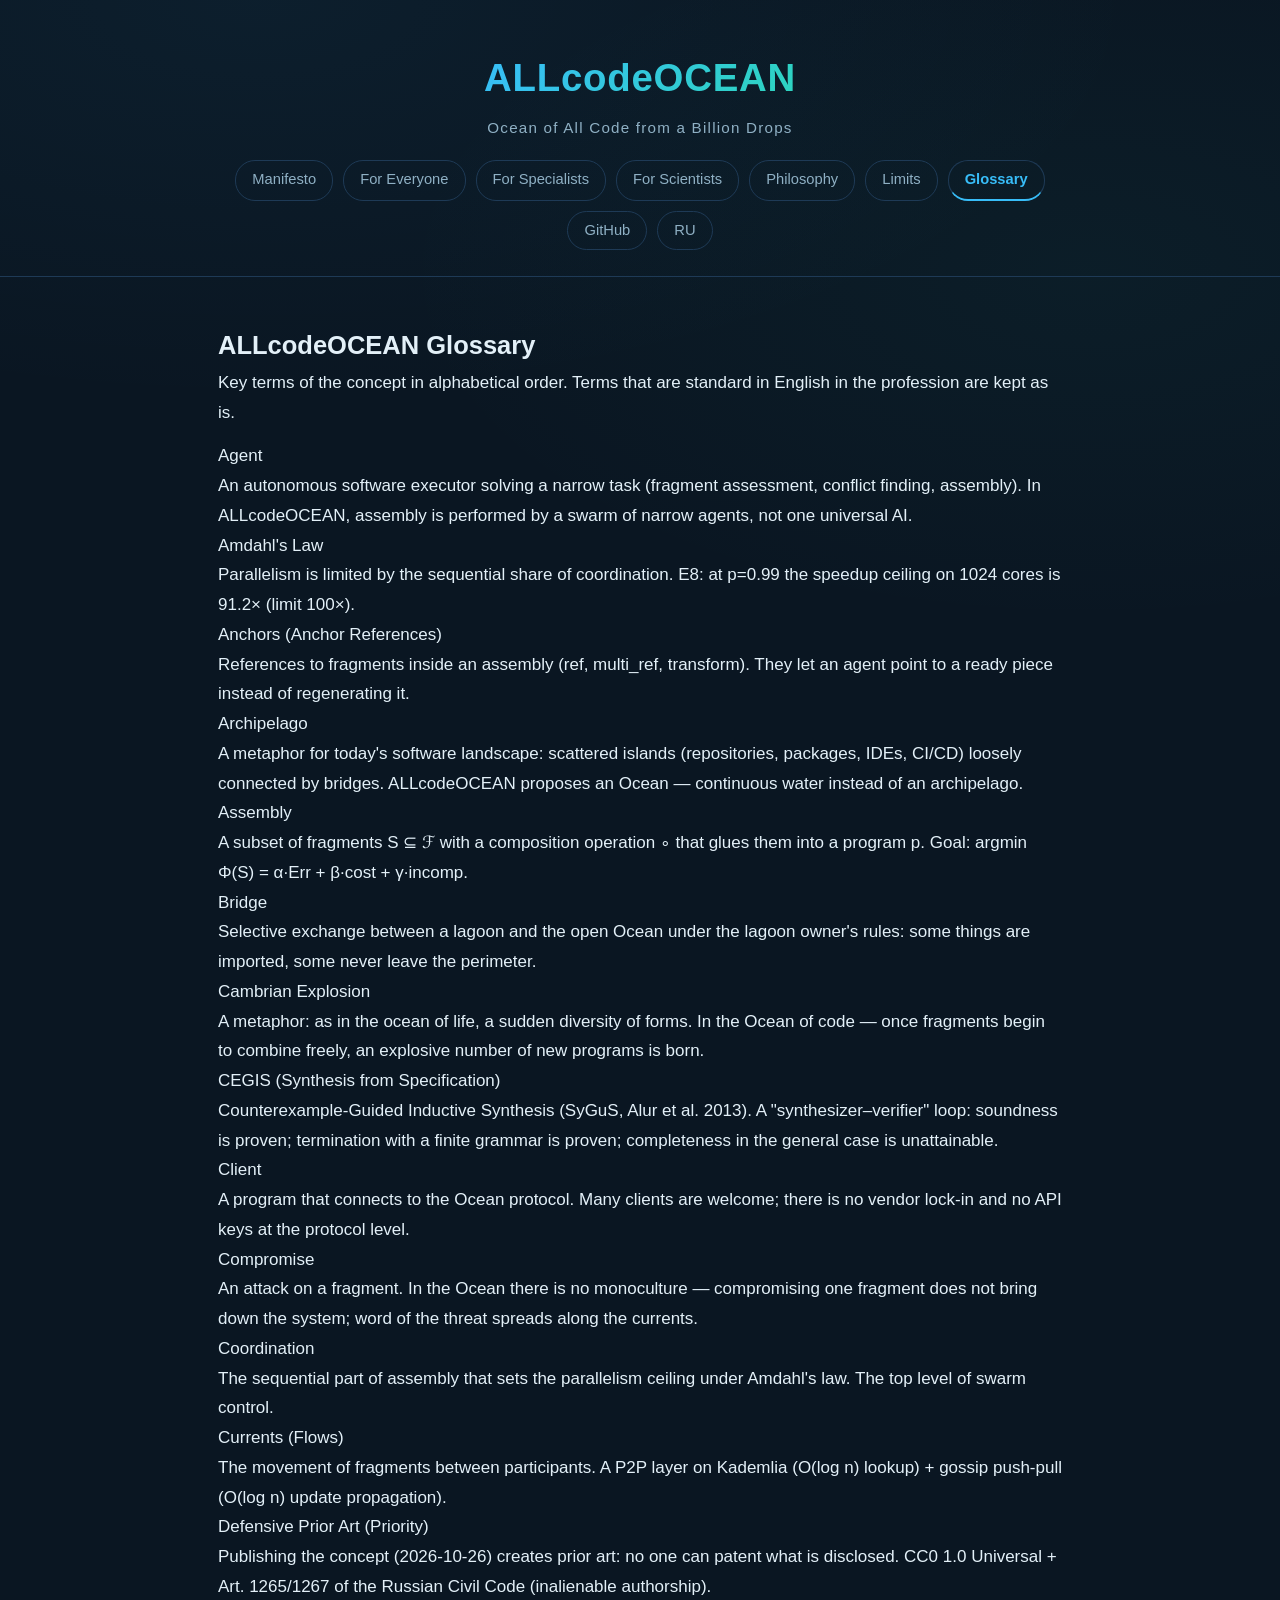
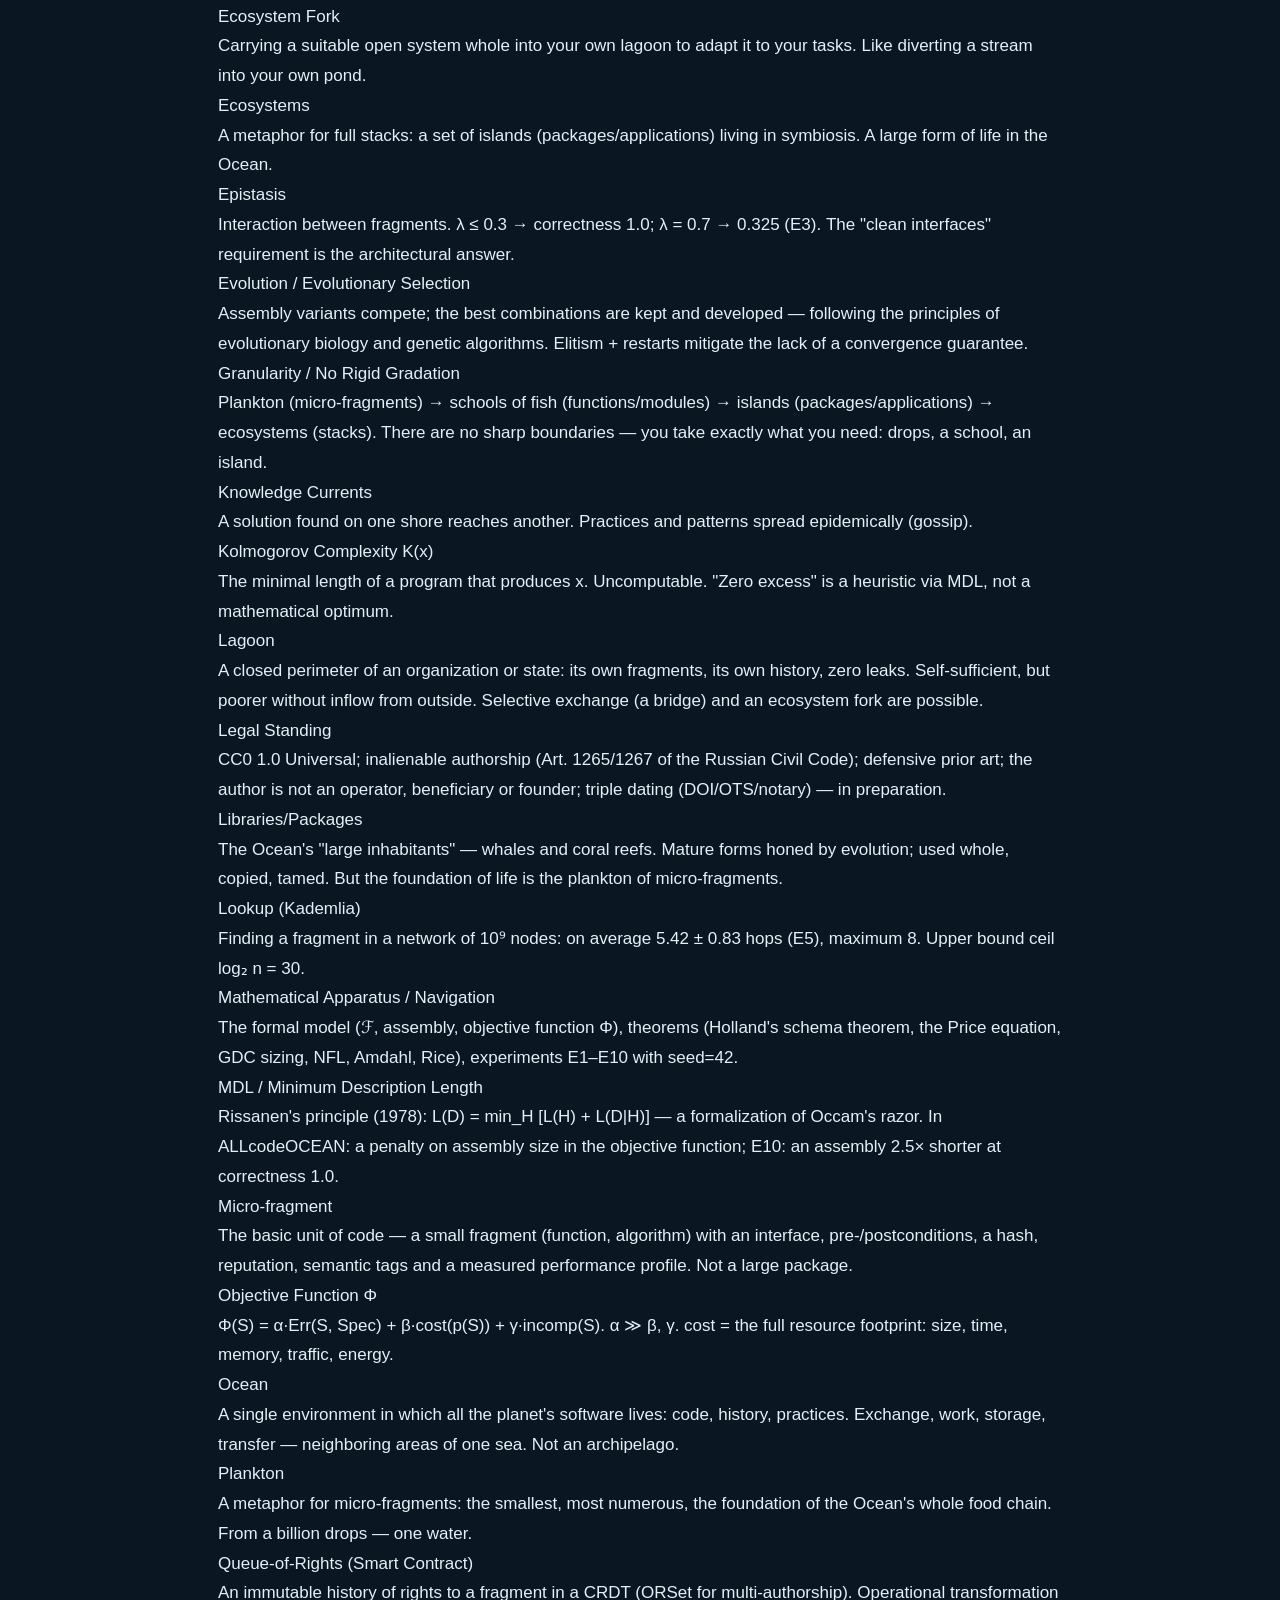
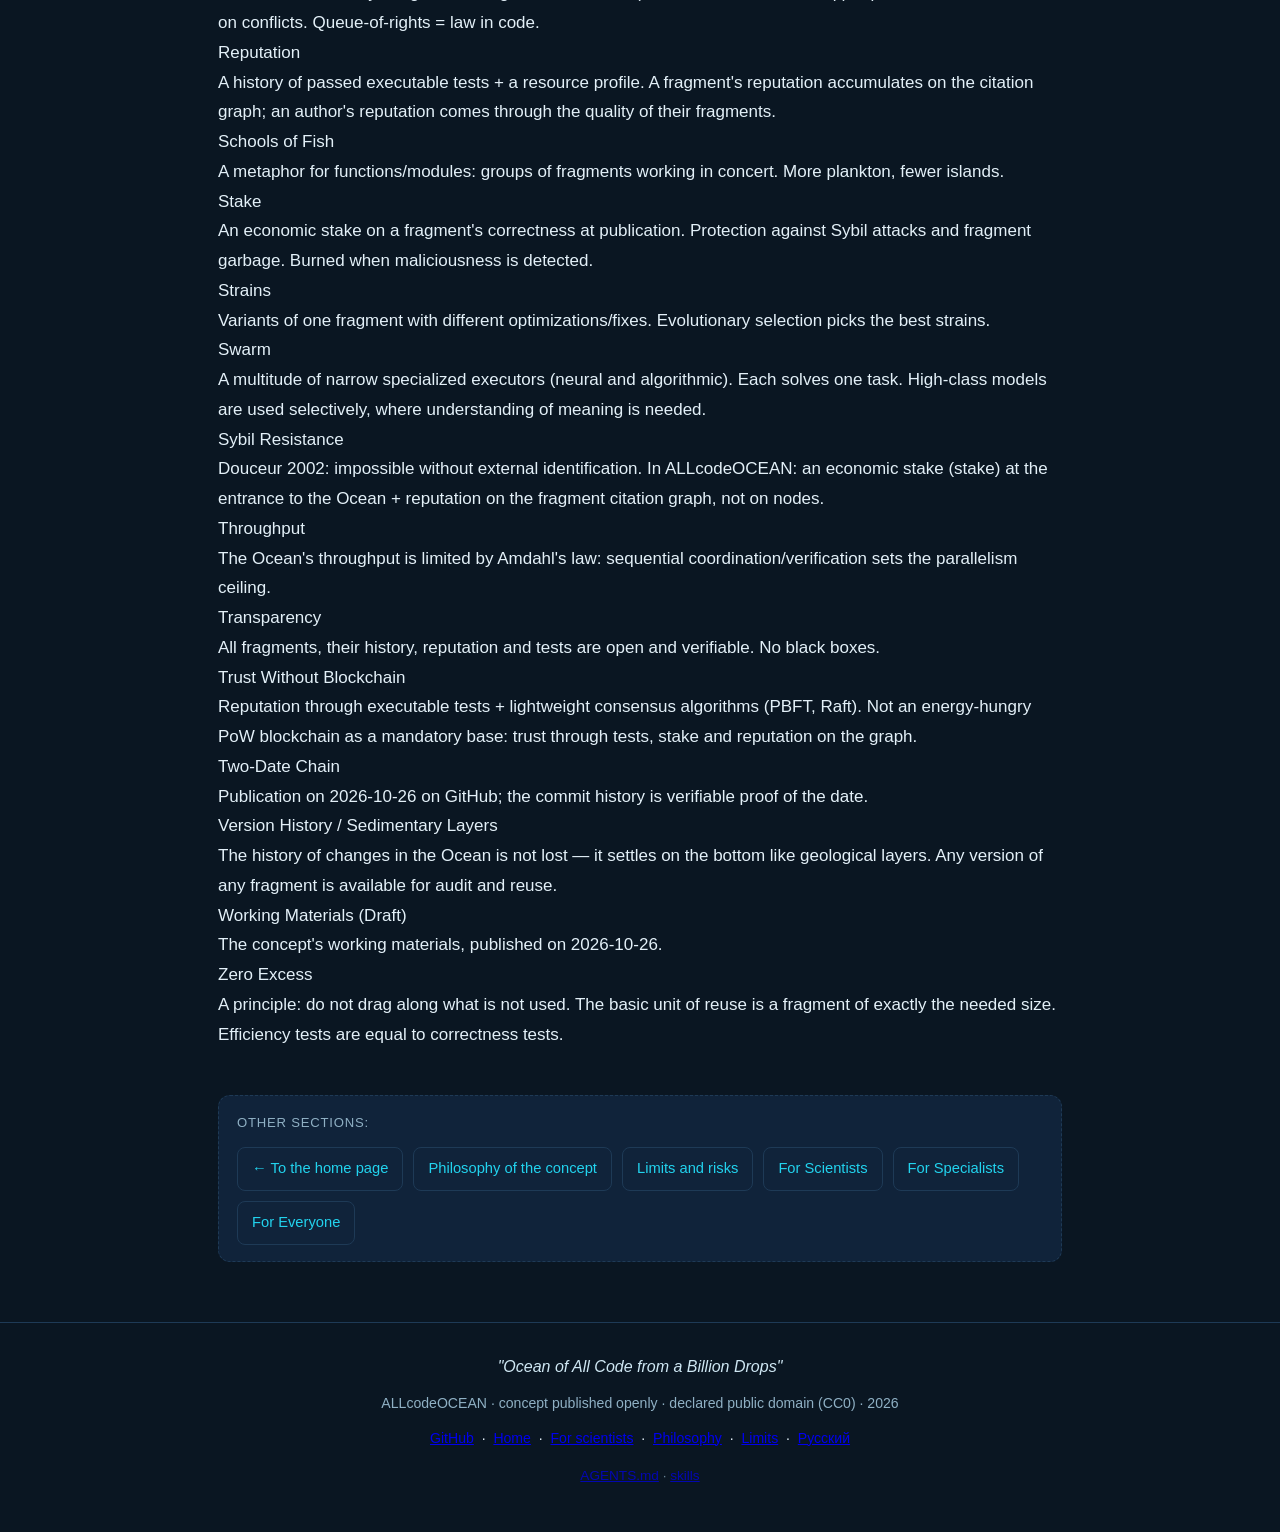
<file: en/glossary.html>
<!DOCTYPE html>
<html lang="en">
<head>
<meta charset="UTF-8">
<meta name="viewport" content="width=device-width, initial-scale=1.0">
<title>ALLcodeOCEAN — Glossary</title>
<meta name="description" content="ALLcodeOCEAN glossary: key terms of the Code Ocean — fragments, lagoons, swarm, plankton, queue-of-rights, MDL, CEGIS, Kademlia, CRDT, Sybil, defensive prior art.">
<meta name="theme-color" content="#0a1622">
<link rel="icon" href="../favicon.svg" type="image/svg+xml">
<link rel="stylesheet" href="../assets/style.css">
<meta property="og:type" content="website">
<meta property="og:title" content="ALLcodeOCEAN — Glossary">
<meta property="og:description" content="Key terms of the Code Ocean: fragments, lagoons, swarm, plankton, queue-of-rights, MDL, CEGIS, Kademlia, CRDT, Sybil, defensive prior art.">
<meta property="og:site_name" content="ALLcodeOCEAN">
<meta property="og:locale" content="en_US">
<meta property="og:image" content="https://dsconoiz.github.io/ALLcodeOCEAN/favicon.svg">
<meta property="og:url" content="https://dsconoiz.github.io/ALLcodeOCEAN/en/glossary.html">
<link rel="canonical" href="https://dsconoiz.github.io/ALLcodeOCEAN/en/glossary.html">
<meta name="twitter:card" content="summary">
<!-- Agent entry points: AGENTS.md + skills -->
<link rel="alternate" type="text/markdown" href="https://raw.githubusercontent.com/DScoNOIZ/ALLcodeOCEAN/main/AGENTS.md" title="AGENTS.md">
<link rel="alternate" type="text/markdown" href="https://raw.githubusercontent.com/DScoNOIZ/ALLcodeOCEAN/main/skills/allcodeocean/SKILL.md" title="ALLcodeOCEAN skill">
</head>
<body>

<header class="site">
  <div class="container">
    <h1 class="logo-h"><a class="logo" href="index.html">ALLcodeOCEAN</a></h1>
    <div class="logo-sub">Ocean of All Code from a Billion Drops</div>
    <nav class="main-nav" aria-label="Site sections">
      <a href="index.html">Manifesto</a>
      <a href="for-everyone.html">For Everyone</a>
      <a href="specialists.html">For Specialists</a>
      <a href="scientists.html">For Scientists</a>
      <a href="philosophy.html">Philosophy</a>
      <a href="limits.html">Limits</a>
      <a href="glossary.html" class="active" aria-current="page">Glossary</a>
      <a href="https://github.com/DScoNOIZ/ALLcodeOCEAN" target="_blank" rel="noopener">GitHub</a>
      <a href="../index.html">RU</a>
    </nav>
  </div>
</header>

<main class="container">

<section id="glossary">
  <h1 class="section-title">ALLcodeOCEAN Glossary</h1>
  <p>Key terms of the concept in alphabetical order. Terms that are standard in English in the profession are kept as is.</p>

  <dl class="glossary">
    <dt>Agent</dt>
    <dd>An autonomous software executor solving a narrow task (fragment assessment, conflict finding, assembly). In ALLcodeOCEAN, assembly is performed by a swarm of narrow agents, not one universal AI.</dd>

    <dt>Amdahl's Law</dt>
    <dd>Parallelism is limited by the sequential share of coordination. E8: at p=0.99 the speedup ceiling on 1024 cores is 91.2× (limit 100×).</dd>

    <dt>Anchors (Anchor References)</dt>
    <dd>References to fragments inside an assembly (ref, multi_ref, transform). They let an agent point to a ready piece instead of regenerating it.</dd>

    <dt>Archipelago</dt>
    <dd>A metaphor for today's software landscape: scattered islands (repositories, packages, IDEs, CI/CD) loosely connected by bridges. ALLcodeOCEAN proposes an Ocean — continuous water instead of an archipelago.</dd>

    <dt>Assembly</dt>
    <dd>A subset of fragments S ⊆ ℱ with a composition operation ∘ that glues them into a program p. Goal: argmin Φ(S) = α·Err + β·cost + γ·incomp.</dd>

    <dt>Bridge</dt>
    <dd>Selective exchange between a lagoon and the open Ocean under the lagoon owner's rules: some things are imported, some never leave the perimeter.</dd>

    <dt>Cambrian Explosion</dt>
    <dd>A metaphor: as in the ocean of life, a sudden diversity of forms. In the Ocean of code — once fragments begin to combine freely, an explosive number of new programs is born.</dd>

    <dt>CEGIS (Synthesis from Specification)</dt>
    <dd>Counterexample-Guided Inductive Synthesis (SyGuS, Alur et al. 2013). A "synthesizer–verifier" loop: soundness is proven; termination with a finite grammar is proven; completeness in the general case is unattainable.</dd>

    <dt>Client</dt>
    <dd>A program that connects to the Ocean protocol. Many clients are welcome; there is no vendor lock-in and no API keys at the protocol level.</dd>

    <dt>Compromise</dt>
    <dd>An attack on a fragment. In the Ocean there is no monoculture — compromising one fragment does not bring down the system; word of the threat spreads along the currents.</dd>

    <dt>Coordination</dt>
    <dd>The sequential part of assembly that sets the parallelism ceiling under Amdahl's law. The top level of swarm control.</dd>

    <dt>Currents (Flows)</dt>
    <dd>The movement of fragments between participants. A P2P layer on Kademlia (O(log n) lookup) + gossip push-pull (O(log n) update propagation).</dd>

    <dt>Defensive Prior Art (Priority)</dt>
    <dd>Publishing the concept (2026-10-26) creates prior art: no one can patent what is disclosed. CC0 1.0 Universal + Art. 1265/1267 of the Russian Civil Code (inalienable authorship).</dd>

    <dt>Ecosystem Fork</dt>
    <dd>Carrying a suitable open system whole into your own lagoon to adapt it to your tasks. Like diverting a stream into your own pond.</dd>

    <dt>Ecosystems</dt>
    <dd>A metaphor for full stacks: a set of islands (packages/applications) living in symbiosis. A large form of life in the Ocean.</dd>

    <dt>Epistasis</dt>
    <dd>Interaction between fragments. λ ≤ 0.3 → correctness 1.0; λ = 0.7 → 0.325 (E3). The "clean interfaces" requirement is the architectural answer.</dd>

    <dt>Evolution / Evolutionary Selection</dt>
    <dd>Assembly variants compete; the best combinations are kept and developed — following the principles of evolutionary biology and genetic algorithms. Elitism + restarts mitigate the lack of a convergence guarantee.</dd>

    <dt>Granularity / No Rigid Gradation</dt>
    <dd>Plankton (micro-fragments) → schools of fish (functions/modules) → islands (packages/applications) → ecosystems (stacks). There are no sharp boundaries — you take exactly what you need: drops, a school, an island.</dd>

    <dt>Knowledge Currents</dt>
    <dd>A solution found on one shore reaches another. Practices and patterns spread epidemically (gossip).</dd>

    <dt>Kolmogorov Complexity K(x)</dt>
    <dd>The minimal length of a program that produces x. Uncomputable. "Zero excess" is a heuristic via MDL, not a mathematical optimum.</dd>

    <dt>Lagoon</dt>
    <dd>A closed perimeter of an organization or state: its own fragments, its own history, zero leaks. Self-sufficient, but poorer without inflow from outside. Selective exchange (a bridge) and an ecosystem fork are possible.</dd>

    <dt>Legal Standing</dt>
    <dd>CC0 1.0 Universal; inalienable authorship (Art. 1265/1267 of the Russian Civil Code); defensive prior art; the author is not an operator, beneficiary or founder; triple dating (DOI/OTS/notary) — in preparation.</dd>

    <dt>Libraries/Packages</dt>
    <dd>The Ocean's "large inhabitants" — whales and coral reefs. Mature forms honed by evolution; used whole, copied, tamed. But the foundation of life is the plankton of micro-fragments.</dd>

    <dt>Lookup (Kademlia)</dt>
    <dd>Finding a fragment in a network of 10⁹ nodes: on average 5.42 ± 0.83 hops (E5), maximum 8. Upper bound ceil log₂ n = 30.</dd>

    <dt>Mathematical Apparatus / Navigation</dt>
    <dd>The formal model (ℱ, assembly, objective function Φ), theorems (Holland's schema theorem, the Price equation, GDC sizing, NFL, Amdahl, Rice), experiments E1–E10 with seed=42.</dd>

    <dt>MDL / Minimum Description Length</dt>
    <dd>Rissanen's principle (1978): L(D) = min_H [L(H) + L(D|H)] — a formalization of Occam's razor. In ALLcodeOCEAN: a penalty on assembly size in the objective function; E10: an assembly 2.5× shorter at correctness 1.0.</dd>

    <dt>Micro-fragment</dt>
    <dd>The basic unit of code — a small fragment (function, algorithm) with an interface, pre-/postconditions, a hash, reputation, semantic tags and a measured performance profile. Not a large package.</dd>

    <dt>Objective Function Φ</dt>
    <dd>Φ(S) = α·Err(S, Spec) + β·cost(p(S)) + γ·incomp(S). α ≫ β, γ. cost = the full resource footprint: size, time, memory, traffic, energy.</dd>

    <dt>Ocean</dt>
    <dd>A single environment in which all the planet's software lives: code, history, practices. Exchange, work, storage, transfer — neighboring areas of one sea. Not an archipelago.</dd>

    <dt>Plankton</dt>
    <dd>A metaphor for micro-fragments: the smallest, most numerous, the foundation of the Ocean's whole food chain. From a billion drops — one water.</dd>

    <dt>Queue-of-Rights (Smart Contract)</dt>
    <dd>An immutable history of rights to a fragment in a CRDT (ORSet for multi-authorship). Operational transformation on conflicts. Queue-of-rights = law in code.</dd>

    <dt>Reputation</dt>
    <dd>A history of passed executable tests + a resource profile. A fragment's reputation accumulates on the citation graph; an author's reputation comes through the quality of their fragments.</dd>

    <dt>Schools of Fish</dt>
    <dd>A metaphor for functions/modules: groups of fragments working in concert. More plankton, fewer islands.</dd>

    <dt>Stake</dt>
    <dd>An economic stake on a fragment's correctness at publication. Protection against Sybil attacks and fragment garbage. Burned when maliciousness is detected.</dd>

    <dt>Strains</dt>
    <dd>Variants of one fragment with different optimizations/fixes. Evolutionary selection picks the best strains.</dd>

    <dt>Swarm</dt>
    <dd>A multitude of narrow specialized executors (neural and algorithmic). Each solves one task. High-class models are used selectively, where understanding of meaning is needed.</dd>

    <dt>Sybil Resistance</dt>
    <dd>Douceur 2002: impossible without external identification. In ALLcodeOCEAN: an economic stake (stake) at the entrance to the Ocean + reputation on the fragment citation graph, not on nodes.</dd>

    <dt>Throughput</dt>
    <dd>The Ocean's throughput is limited by Amdahl's law: sequential coordination/verification sets the parallelism ceiling.</dd>

    <dt>Transparency</dt>
    <dd>All fragments, their history, reputation and tests are open and verifiable. No black boxes.</dd>

    <dt>Trust Without Blockchain</dt>
    <dd>Reputation through executable tests + lightweight consensus algorithms (PBFT, Raft). Not an energy-hungry PoW blockchain as a mandatory base: trust through tests, stake and reputation on the graph.</dd>

    <dt>Two-Date Chain</dt>
    <dd>Publication on 2026-10-26 on GitHub; the commit history is verifiable proof of the date.</dd>

    <dt>Version History / Sedimentary Layers</dt>
    <dd>The history of changes in the Ocean is not lost — it settles on the bottom like geological layers. Any version of any fragment is available for audit and reuse.</dd>

    <dt>Working Materials (Draft)</dt>
    <dd>The concept's working materials, published on 2026-10-26.</dd>

    <dt>Zero Excess</dt>
    <dd>A principle: do not drag along what is not used. The basic unit of reuse is a fragment of exactly the needed size. Efficiency tests are equal to correctness tests.</dd>
  </dl>
</section>

<section id="next">
  <div class="level-links">
    <span class="lbl">Other sections:</span>
    <a href="index.html">← To the home page</a>
    <a href="philosophy.html">Philosophy of the concept</a>
    <a href="limits.html">Limits and risks</a>
    <a href="scientists.html">For Scientists</a>
    <a href="specialists.html">For Specialists</a>
    <a href="for-everyone.html">For Everyone</a>
  </div>
</section>

</main>

<footer class="site">
  <div class="container">
    <div class="slogan">"Ocean of All Code from a Billion Drops"</div>
    <div>ALLcodeOCEAN · concept published openly · declared public domain (CC0) · 2026</div>
    <p style="margin-top:10px;">
      <a href="https://github.com/DScoNOIZ/ALLcodeOCEAN" target="_blank" rel="noopener">GitHub</a>
      &nbsp;·&nbsp;
      <a href="index.html">Home</a>
      &nbsp;·&nbsp;
      <a href="scientists.html">For scientists</a>
      &nbsp;·&nbsp;
      <a href="philosophy.html">Philosophy</a>
      &nbsp;·&nbsp;
      <a href="limits.html">Limits</a>
      &nbsp;·&nbsp;
      <a href="../index.html">Русский</a>
    </p>
    <div style="margin-top:.6rem;font-size:.85rem;opacity:.7">
      <a href="https://github.com/DScoNOIZ/ALLcodeOCEAN/blob/main/AGENTS.md">AGENTS.md</a>
      · <a href="https://github.com/DScoNOIZ/ALLcodeOCEAN/tree/main/skills">skills</a>
    </div>
  </div>
</footer>

<script>
  const io = new IntersectionObserver(entries => {
    entries.forEach(e => { if (e.isIntersecting) { e.target.classList.add('visible'); io.unobserve(e.target); } });
  }, { threshold: 0.06 });
  document.querySelectorAll('section').forEach(s => { s.style.opacity='0'; s.style.transform='translateY(14px)'; s.style.transition='opacity .6s ease, transform .6s ease'; io.observe(s); });
</script>
<style> section.visible { opacity: 1 !important; transform: none !important; } </style>
</body>
</html>
</file>
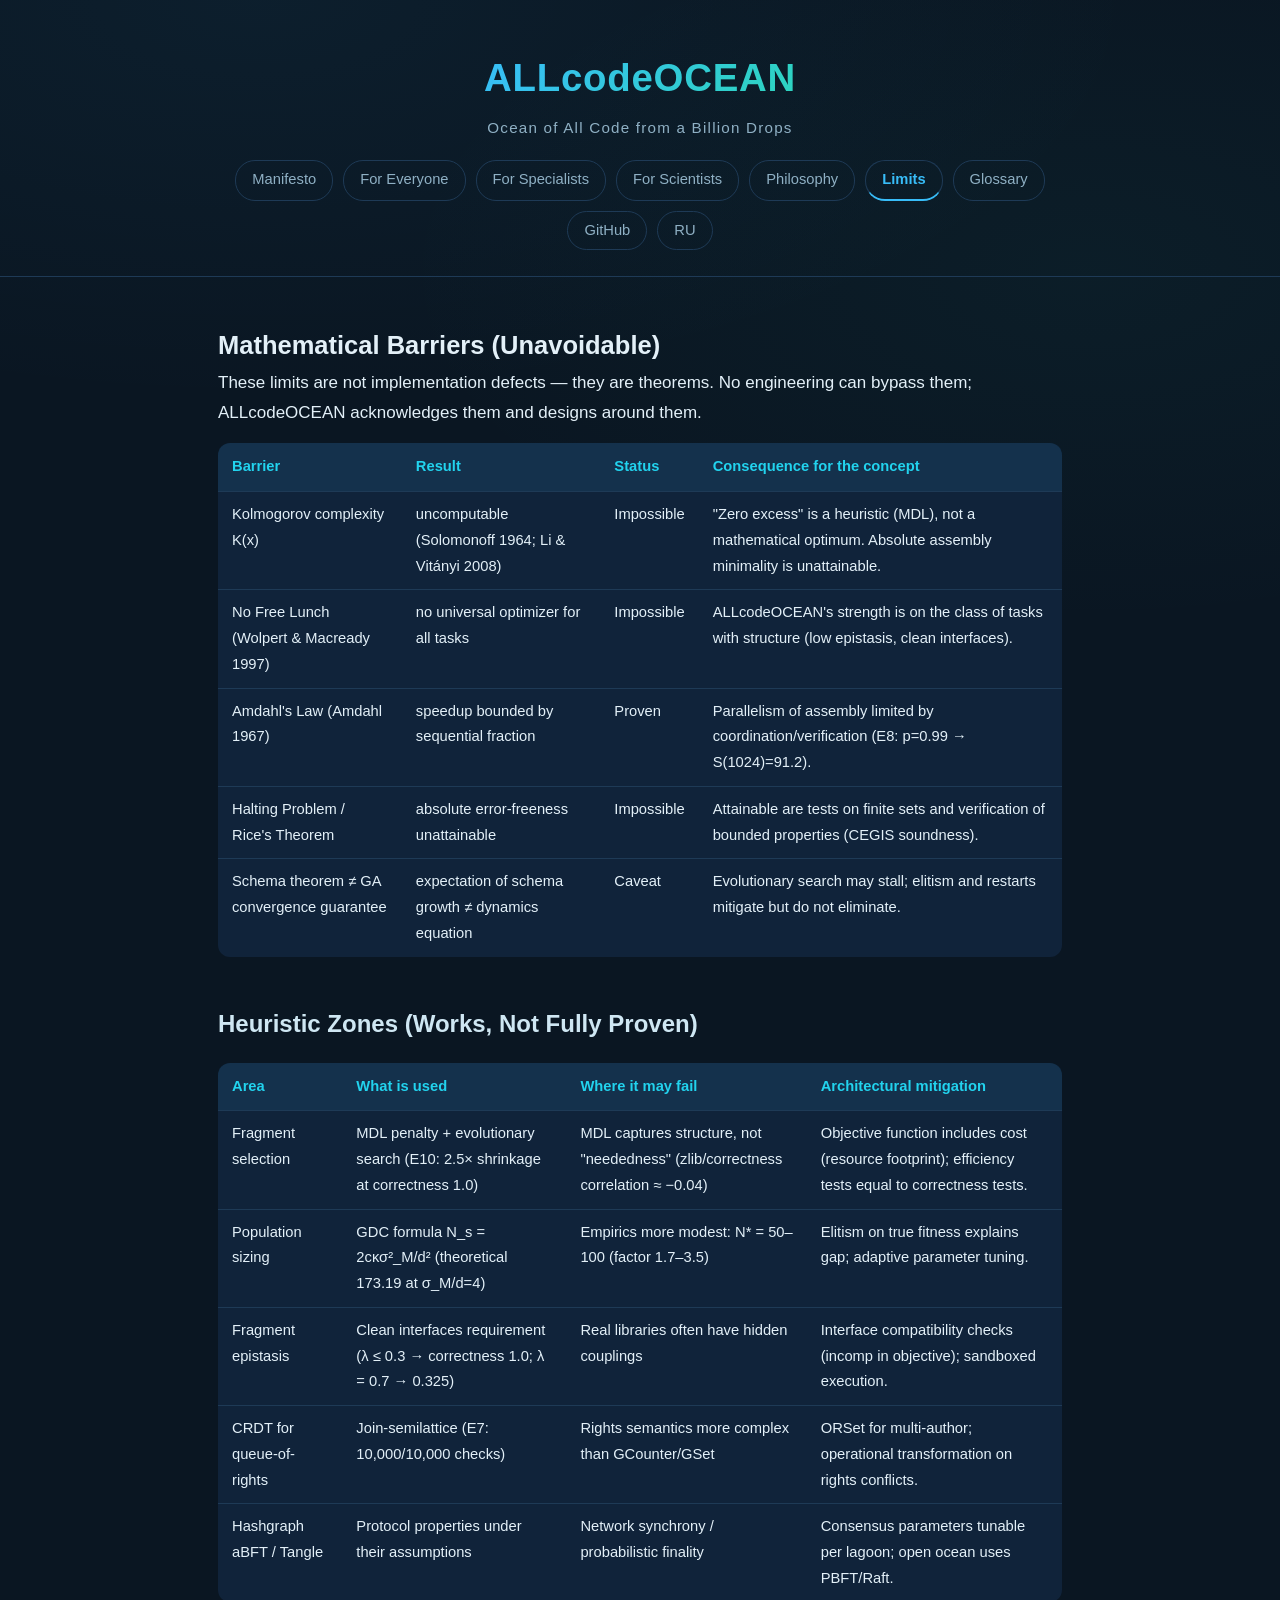
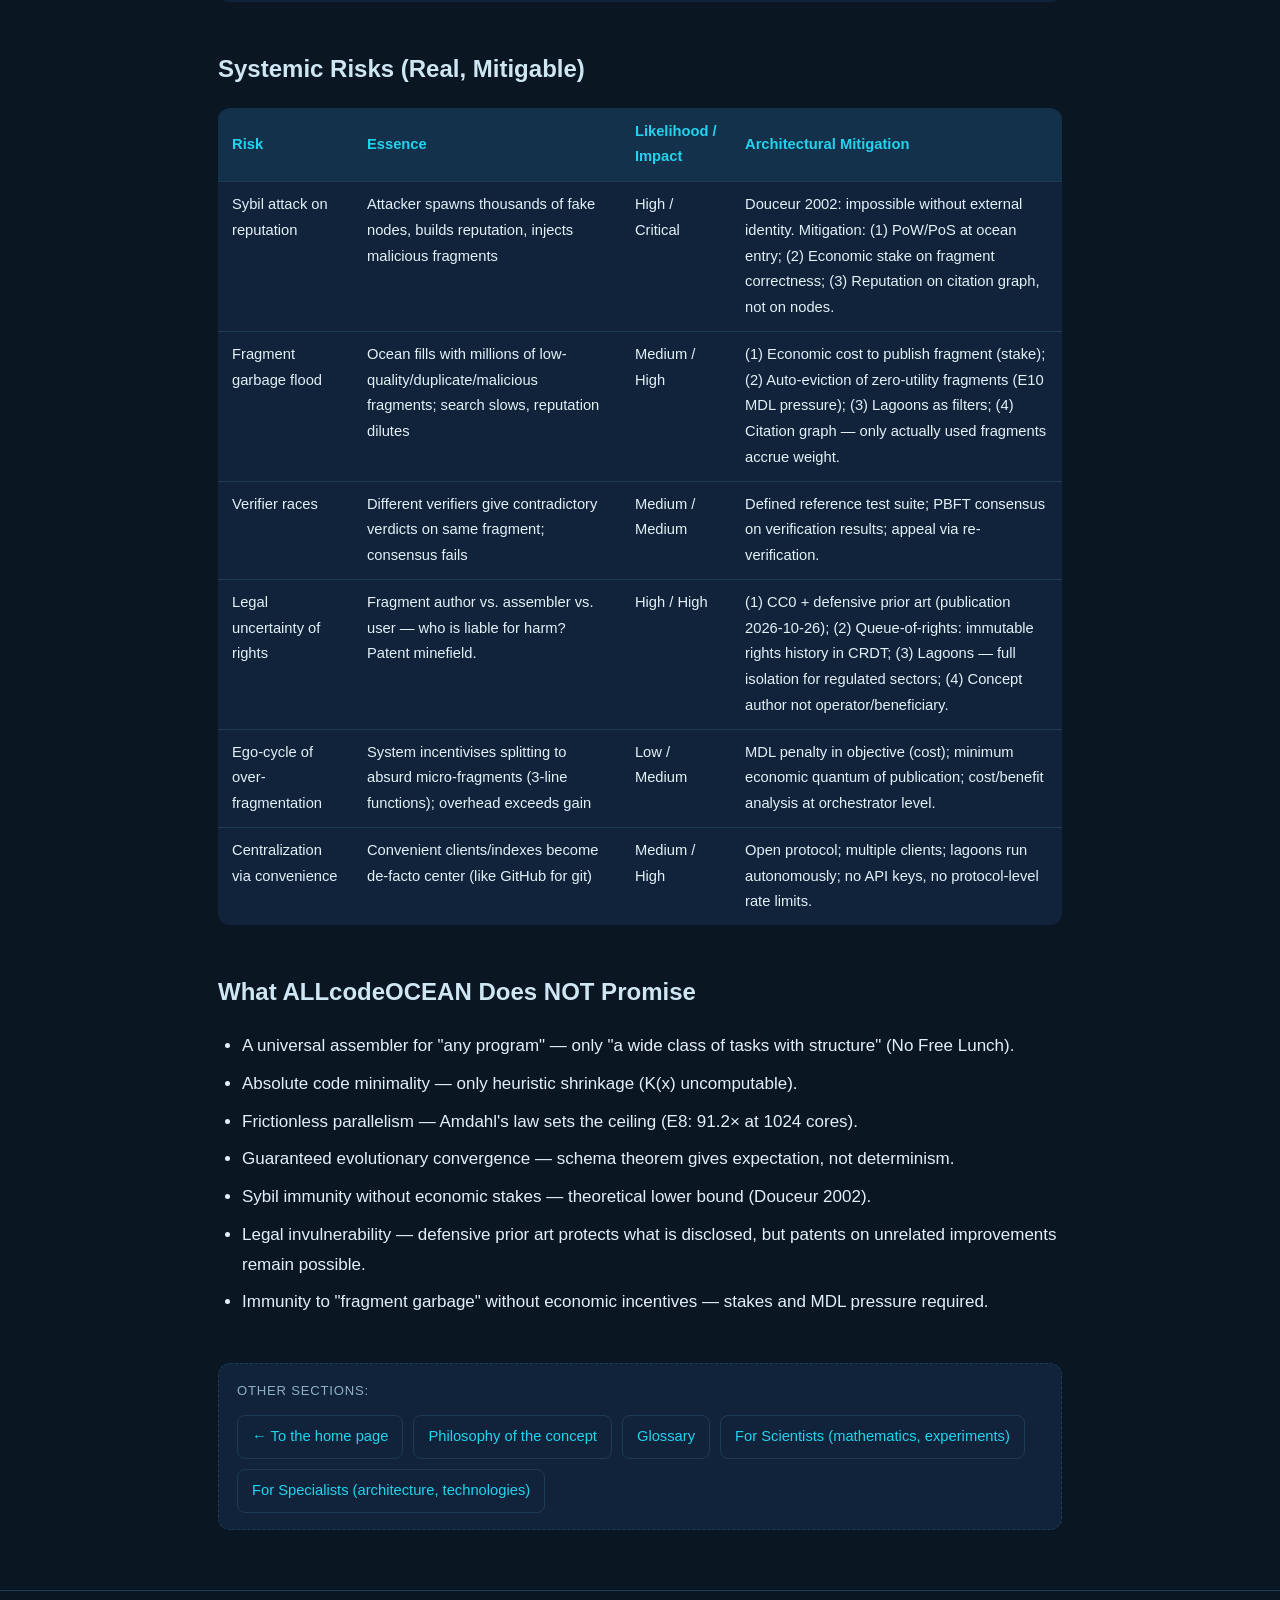
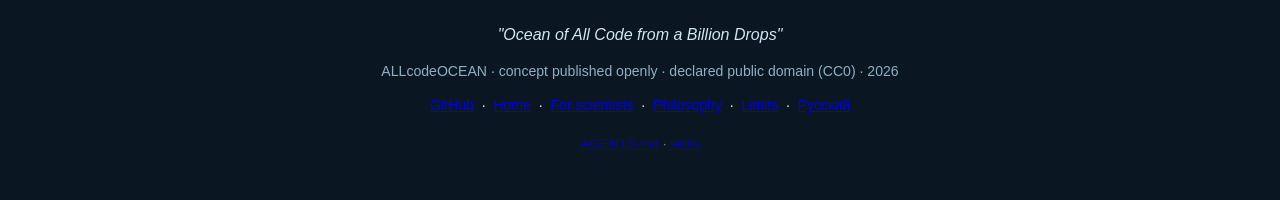
<file: en/limits.html>
<!DOCTYPE html>
<html lang="en">
<head>
<meta charset="UTF-8">
<meta name="viewport" content="width=device-width, initial-scale=1.0">
<title>ALLcodeOCEAN — Honest Limits & Risks</title>
<meta name="description" content="Honest limits of ALLcodeOCEAN: what is mathematically impossible, where heuristics apply, Sybil/fragment-garbage/legal-gap risks, and how the architecture mitigates them.">
<meta name="theme-color" content="#0a1622">
<link rel="icon" href="../favicon.svg" type="image/svg+xml">
<link rel="stylesheet" href="../assets/style.css">
<meta property="og:type" content="website">
<meta property="og:title" content="ALLcodeOCEAN — Honest Limits & Risks">
<meta property="og:description" content="Honest limits of ALLcodeOCEAN: what is mathematically impossible, where heuristics apply, Sybil/fragment-garbage/legal-gap risks, and how the architecture mitigates them.">
<meta property="og:site_name" content="ALLcodeOCEAN">
<meta property="og:locale" content="en_US">
<meta property="og:image" content="https://dsconoiz.github.io/ALLcodeOCEAN/favicon.svg">
<meta property="og:url" content="https://dsconoiz.github.io/ALLcodeOCEAN/en/limits.html">
<link rel="canonical" href="https://dsconoiz.github.io/ALLcodeOCEAN/en/limits.html">
<meta name="twitter:card" content="summary">
<!-- Agent entry points: AGENTS.md + skills -->
<link rel="alternate" type="text/markdown" href="https://raw.githubusercontent.com/DScoNOIZ/ALLcodeOCEAN/main/AGENTS.md" title="AGENTS.md">
<link rel="alternate" type="text/markdown" href="https://raw.githubusercontent.com/DScoNOIZ/ALLcodeOCEAN/main/skills/allcodeocean/SKILL.md" title="ALLcodeOCEAN skill">
</head>
<body>

<header class="site">
  <div class="container">
    <h1 class="logo-h"><a class="logo" href="index.html">ALLcodeOCEAN</a></h1>
    <div class="logo-sub">Ocean of All Code from a Billion Drops</div>
    <nav class="main-nav" aria-label="Site sections">
      <a href="index.html">Manifesto</a>
      <a href="for-everyone.html">For Everyone</a>
      <a href="specialists.html">For Specialists</a>
      <a href="scientists.html">For Scientists</a>
      <a href="philosophy.html">Philosophy</a>
      <a href="limits.html" class="active" aria-current="page">Limits</a>
      <a href="glossary.html">Glossary</a>
      <a href="https://github.com/DScoNOIZ/ALLcodeOCEAN" target="_blank" rel="noopener">GitHub</a>
      <a href="../index.html">RU</a>
    </nav>
  </div>
</header>

<main class="container">

<section id="mathematical-barriers">
  <h1 class="section-title">Mathematical Barriers (Unavoidable)</h1>
  <p>These limits are not implementation defects — they are theorems. No engineering can bypass them; ALLcodeOCEAN acknowledges them and designs around them.</p>
  <table class="data">
    <thead><tr><th>Barrier</th><th>Result</th><th>Status</th><th>Consequence for the concept</th></tr></thead>
    <tbody>
      <tr><td>Kolmogorov complexity K(x)</td><td>uncomputable (Solomonoff 1964; Li & Vitányi 2008)</td><td>Impossible</td><td>"Zero excess" is a heuristic (MDL), not a mathematical optimum. Absolute assembly minimality is unattainable.</td></tr>
      <tr><td>No Free Lunch (Wolpert & Macready 1997)</td><td>no universal optimizer for all tasks</td><td>Impossible</td><td>ALLcodeOCEAN's strength is on the class of tasks with structure (low epistasis, clean interfaces).</td></tr>
      <tr><td>Amdahl's Law (Amdahl 1967)</td><td>speedup bounded by sequential fraction</td><td>Proven</td><td>Parallelism of assembly limited by coordination/verification (E8: p=0.99 → S(1024)=91.2).</td></tr>
      <tr><td>Halting Problem / Rice's Theorem</td><td>absolute error-freeness unattainable</td><td>Impossible</td><td>Attainable are tests on finite sets and verification of bounded properties (CEGIS soundness).</td></tr>
      <tr><td>Schema theorem ≠ GA convergence guarantee</td><td>expectation of schema growth ≠ dynamics equation</td><td>Caveat</td><td>Evolutionary search may stall; elitism and restarts mitigate but do not eliminate.</td></tr>
    </tbody>
  </table>
</section>

<section id="heuristic-zones">
  <h2 class="section-title">Heuristic Zones (Works, Not Fully Proven)</h2>
  <table class="data">
    <thead><tr><th>Area</th><th>What is used</th><th>Where it may fail</th><th>Architectural mitigation</th></tr></thead>
    <tbody>
      <tr><td>Fragment selection</td><td>MDL penalty + evolutionary search (E10: 2.5× shrinkage at correctness 1.0)</td><td>MDL captures structure, not "neededness" (zlib/correctness correlation ≈ −0.04)</td><td>Objective function includes cost (resource footprint); efficiency tests equal to correctness tests.</td></tr>
      <tr><td>Population sizing</td><td>GDC formula N_s = 2cκσ²_M/d² (theoretical 173.19 at σ_M/d=4)</td><td>Empirics more modest: N* = 50–100 (factor 1.7–3.5)</td><td>Elitism on true fitness explains gap; adaptive parameter tuning.</td></tr>
      <tr><td>Fragment epistasis</td><td>Clean interfaces requirement (λ ≤ 0.3 → correctness 1.0; λ = 0.7 → 0.325)</td><td>Real libraries often have hidden couplings</td><td>Interface compatibility checks (incomp in objective); sandboxed execution.</td></tr>
      <tr><td>CRDT for queue-of-rights</td><td>Join-semilattice (E7: 10,000/10,000 checks)</td><td>Rights semantics more complex than GCounter/GSet</td><td>ORSet for multi-author; operational transformation on rights conflicts.</td></tr>
      <tr><td>Hashgraph aBFT / Tangle</td><td>Protocol properties under their assumptions</td><td>Network synchrony / probabilistic finality</td><td>Consensus parameters tunable per lagoon; open ocean uses PBFT/Raft.</td></tr>
    </tbody>
  </table>
</section>

<section id="systemic-risks">
  <h2 class="section-title">Systemic Risks (Real, Mitigable)</h2>
  <table class="data">
    <thead><tr><th>Risk</th><th>Essence</th><th>Likelihood / Impact</th><th>Architectural Mitigation</th></tr></thead>
    <tbody>
      <tr><td>Sybil attack on reputation</td><td>Attacker spawns thousands of fake nodes, builds reputation, injects malicious fragments</td><td>High / Critical</td><td>Douceur 2002: impossible without external identity. Mitigation: (1) PoW/PoS at ocean entry; (2) Economic stake on fragment correctness; (3) Reputation on citation graph, not on nodes.</td></tr>
      <tr><td>Fragment garbage flood</td><td>Ocean fills with millions of low-quality/duplicate/malicious fragments; search slows, reputation dilutes</td><td>Medium / High</td><td>(1) Economic cost to publish fragment (stake); (2) Auto-eviction of zero-utility fragments (E10 MDL pressure); (3) Lagoons as filters; (4) Citation graph — only actually used fragments accrue weight.</td></tr>
      <tr><td>Verifier races</td><td>Different verifiers give contradictory verdicts on same fragment; consensus fails</td><td>Medium / Medium</td><td>Defined reference test suite; PBFT consensus on verification results; appeal via re-verification.</td></tr>
      <tr><td>Legal uncertainty of rights</td><td>Fragment author vs. assembler vs. user — who is liable for harm? Patent minefield.</td><td>High / High</td><td>(1) CC0 + defensive prior art (publication 2026-10-26); (2) Queue-of-rights: immutable rights history in CRDT; (3) Lagoons — full isolation for regulated sectors; (4) Concept author not operator/beneficiary.</td></tr>
      <tr><td>Ego-cycle of over-fragmentation</td><td>System incentivises splitting to absurd micro-fragments (3-line functions); overhead exceeds gain</td><td>Low / Medium</td><td>MDL penalty in objective (cost); minimum economic quantum of publication; cost/benefit analysis at orchestrator level.</td></tr>
      <tr><td>Centralization via convenience</td><td>Convenient clients/indexes become de-facto center (like GitHub for git)</td><td>Medium / High</td><td>Open protocol; multiple clients; lagoons run autonomously; no API keys, no protocol-level rate limits.</td></tr>
    </tbody>
  </table>
</section>

<section id="what-we-dont-promise">
  <h2 class="section-title">What ALLcodeOCEAN Does NOT Promise</h2>
  <ul class="list">
    <li>A universal assembler for "any program" — only "a wide class of tasks with structure" (No Free Lunch).</li>
    <li>Absolute code minimality — only heuristic shrinkage (K(x) uncomputable).</li>
    <li>Frictionless parallelism — Amdahl's law sets the ceiling (E8: 91.2× at 1024 cores).</li>
    <li>Guaranteed evolutionary convergence — schema theorem gives expectation, not determinism.</li>
    <li>Sybil immunity without economic stakes — theoretical lower bound (Douceur 2002).</li>
    <li>Legal invulnerability — defensive prior art protects what is disclosed, but patents on unrelated improvements remain possible.</li>
    <li>Immunity to "fragment garbage" without economic incentives — stakes and MDL pressure required.</li>
  </ul>
</section>

<section id="next">
  <div class="level-links">
    <span class="lbl">Other sections:</span>
    <a href="index.html">← To the home page</a>
    <a href="philosophy.html">Philosophy of the concept</a>
    <a href="glossary.html">Glossary</a>
    <a href="scientists.html">For Scientists (mathematics, experiments)</a>
    <a href="specialists.html">For Specialists (architecture, technologies)</a>
  </div>
</section>

</main>

<footer class="site">
  <div class="container">
    <div class="slogan">"Ocean of All Code from a Billion Drops"</div>
    <div>ALLcodeOCEAN · concept published openly · declared public domain (CC0) · 2026</div>
    <p style="margin-top:10px;">
      <a href="https://github.com/DScoNOIZ/ALLcodeOCEAN" target="_blank" rel="noopener">GitHub</a>
      &nbsp;·&nbsp;
      <a href="index.html">Home</a>
      &nbsp;·&nbsp;
      <a href="scientists.html">For scientists</a>
      &nbsp;·&nbsp;
      <a href="philosophy.html">Philosophy</a>
      &nbsp;·&nbsp;
      <a href="limits.html">Limits</a>
      &nbsp;·&nbsp;
      <a href="../index.html">Русский</a>
    </p>
    <div style="margin-top:.6rem;font-size:.85rem;opacity:.7">
      <a href="https://github.com/DScoNOIZ/ALLcodeOCEAN/blob/main/AGENTS.md">AGENTS.md</a>
      · <a href="https://github.com/DScoNOIZ/ALLcodeOCEAN/tree/main/skills">skills</a>
    </div>
  </div>
</footer>

<script>
  const io = new IntersectionObserver(entries => {
    entries.forEach(e => { if (e.isIntersecting) { e.target.classList.add('visible'); io.unobserve(e.target); } });
  }, { threshold: 0.06 });
  document.querySelectorAll('section').forEach(s => { s.style.opacity='0'; s.style.transform='translateY(14px)'; s.style.transition='opacity .6s ease, transform .6s ease'; io.observe(s); });
</script>
<style> section.visible { opacity: 1 !important; transform: none !important; } </style>
</body>
</html>
</file>
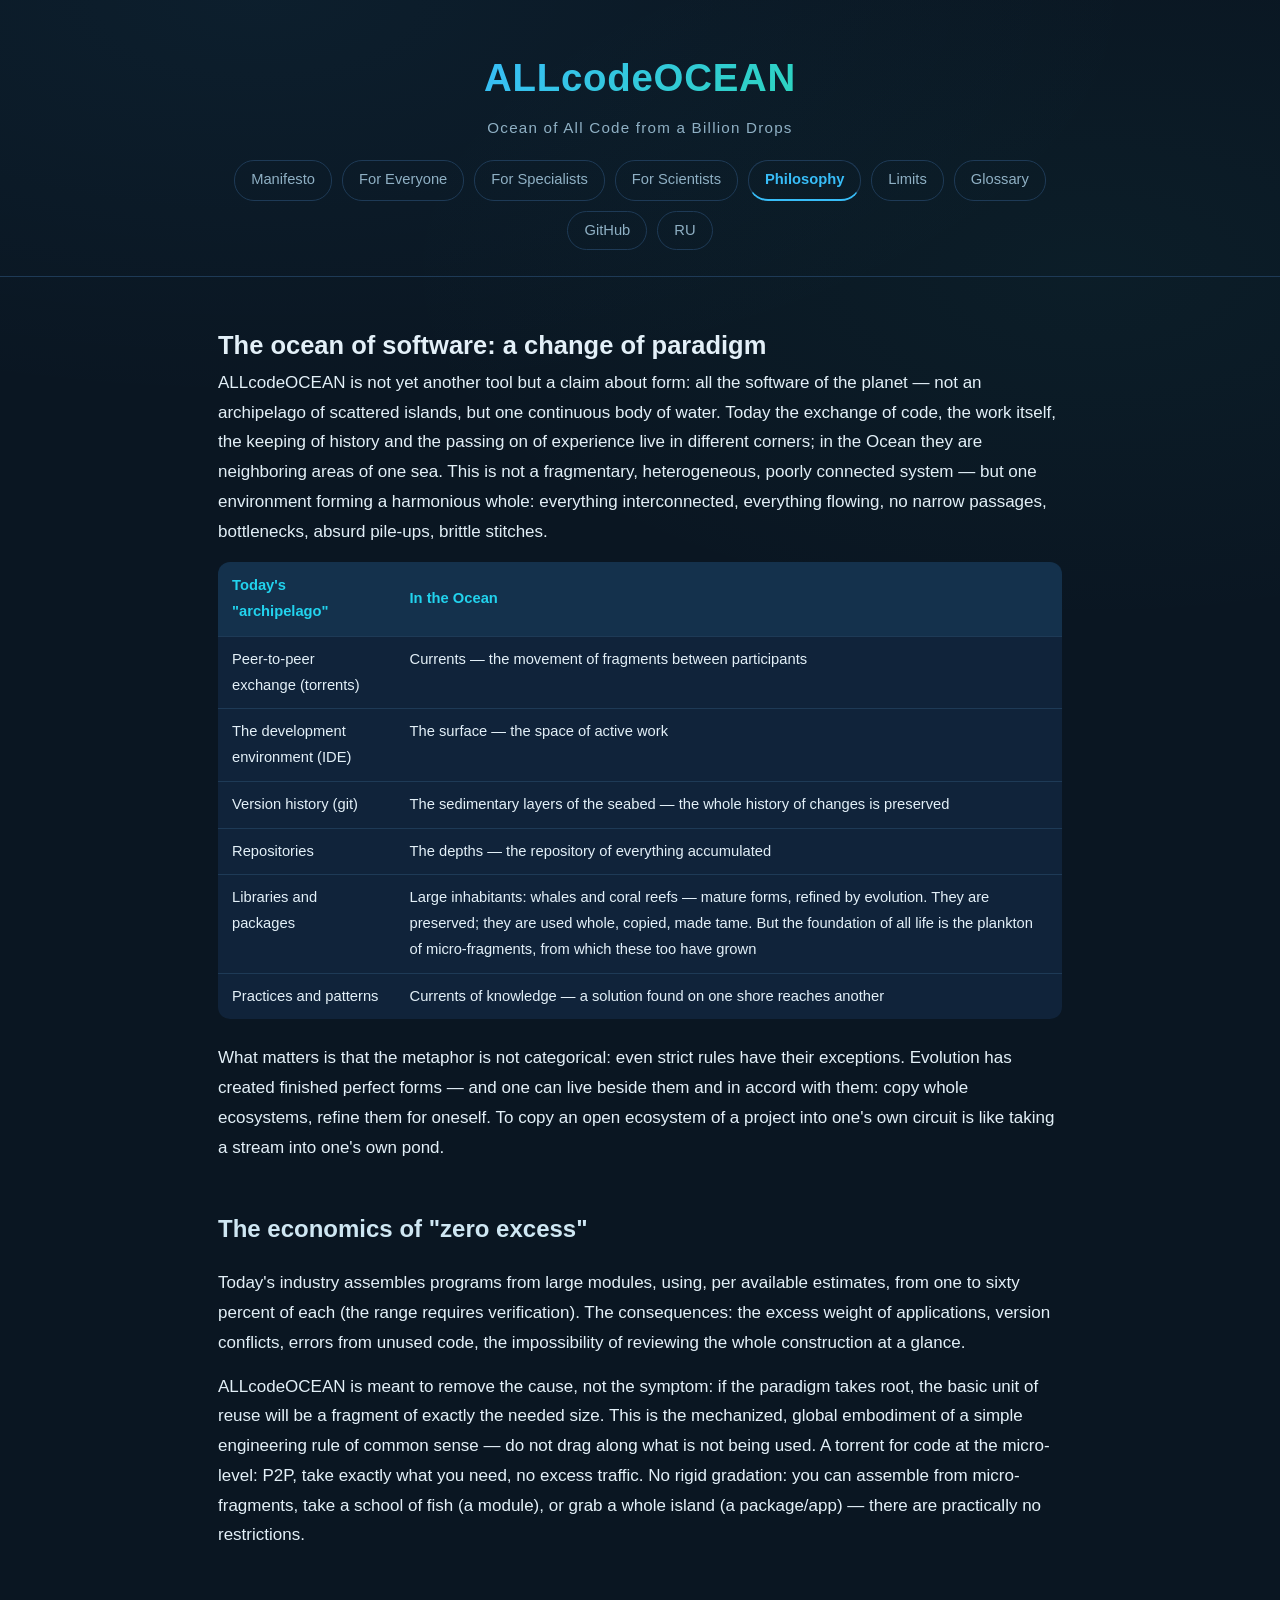
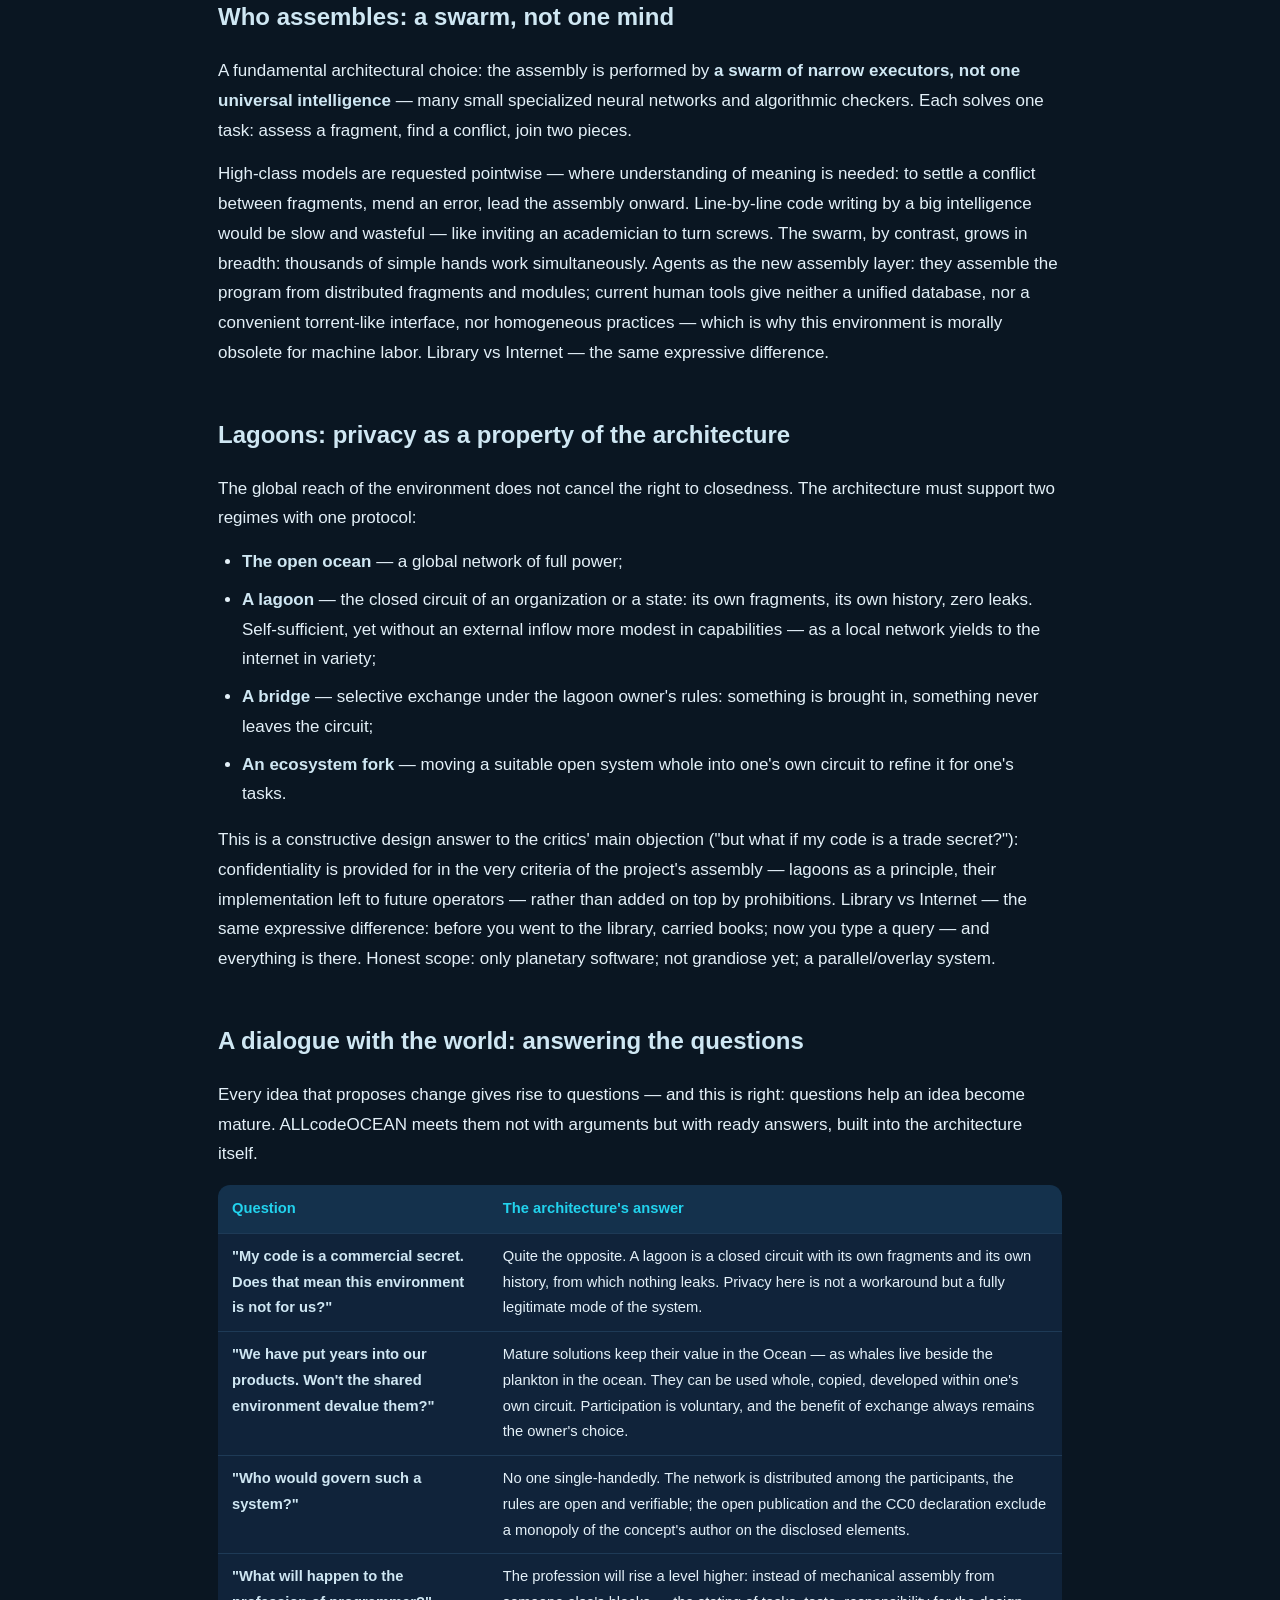
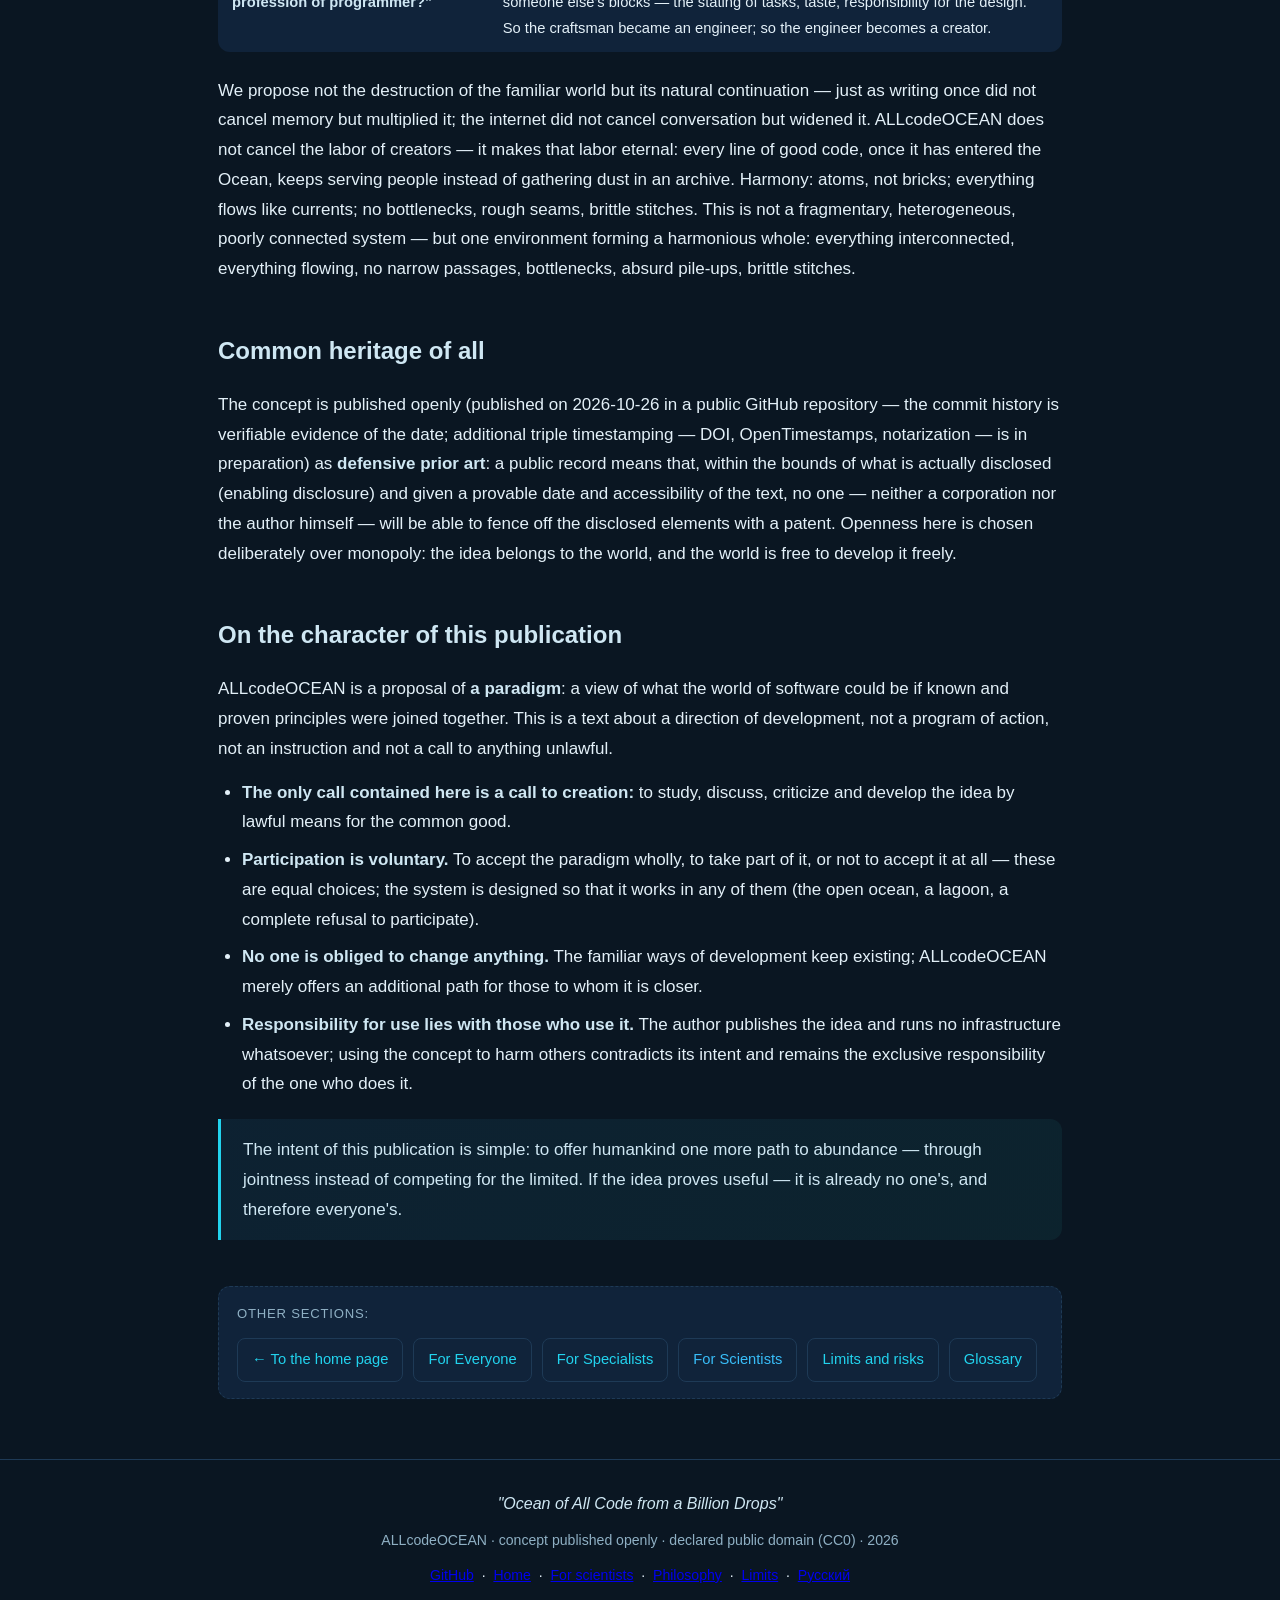
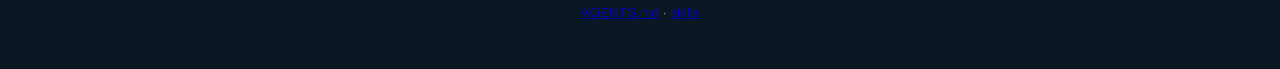
<file: en/philosophy.html>
<!DOCTYPE html>
<html lang="en">
<head>
<meta charset="UTF-8">
<meta name="viewport" content="width=device-width, initial-scale=1.0">
<title>ALLcodeOCEAN — The Philosophy of the Concept</title>
<meta name="description" content="The philosophical and cultural layer of ALLcodeOCEAN: the Ocean as an environment, lagoons, zero excess, the role of AI and the legal standing of the concept.">
<meta name="theme-color" content="#0a1622">
<link rel="icon" href="../favicon.svg" type="image/svg+xml">
<link rel="stylesheet" href="../assets/style.css">
<meta property="og:type" content="website">
<meta property="og:title" content="ALLcodeOCEAN — The Philosophy of the Concept">
<meta property="og:description" content="The philosophical and cultural layer of ALLcodeOCEAN: the Ocean as an environment, lagoons, zero excess, the role of AI and the legal standing of the concept.">
<meta property="og:site_name" content="ALLcodeOCEAN">
<meta property="og:locale" content="en_US">
<meta property="og:image" content="https://dsconoiz.github.io/ALLcodeOCEAN/favicon.svg">
<meta property="og:url" content="https://dsconoiz.github.io/ALLcodeOCEAN/en/philosophy.html">
<link rel="canonical" href="https://dsconoiz.github.io/ALLcodeOCEAN/en/philosophy.html">
<meta name="twitter:card" content="summary">
<!-- Agent entry points: AGENTS.md + skills -->
<link rel="alternate" type="text/markdown" href="https://raw.githubusercontent.com/DScoNOIZ/ALLcodeOCEAN/main/AGENTS.md" title="AGENTS.md">
<link rel="alternate" type="text/markdown" href="https://raw.githubusercontent.com/DScoNOIZ/ALLcodeOCEAN/main/skills/allcodeocean/SKILL.md" title="ALLcodeOCEAN skill">
</head>
<body>

<header class="site">
  <div class="container">
    <h1 class="logo-h"><a class="logo" href="index.html">ALLcodeOCEAN</a></h1>
    <div class="logo-sub">Ocean of All Code from a Billion Drops</div>
    <nav class="main-nav" aria-label="Site sections">
      <a href="index.html">Manifesto</a>
      <a href="for-everyone.html">For Everyone</a>
      <a href="specialists.html">For Specialists</a>
      <a href="scientists.html">For Scientists</a>
      <a href="philosophy.html" class="active" aria-current="page">Philosophy</a>
      <a href="limits.html">Limits</a>
      <a href="glossary.html">Glossary</a>
      <a href="https://github.com/DScoNOIZ/ALLcodeOCEAN" target="_blank" rel="noopener">GitHub</a>
      <a href="../index.html">RU</a>
    </nav>
  </div>
</header>

<main class="container">

<section id="ocean">
  <h1 class="section-title">The ocean of software: a change of paradigm</h1>
  <p>ALLcodeOCEAN is not yet another tool but a claim about form: all the software of the planet — not an archipelago of scattered islands, but one continuous body of water. Today the exchange of code, the work itself, the keeping of history and the passing on of experience live in different corners; in the Ocean they are neighboring areas of one sea. This is not a fragmentary, heterogeneous, poorly connected system — but one environment forming a harmonious whole: everything interconnected, everything flowing, no narrow passages, bottlenecks, absurd pile-ups, brittle stitches.</p>
  <table class="data">
    <thead><tr><th>Today's "archipelago"</th><th>In the Ocean</th></tr></thead>
    <tbody>
      <tr><td>Peer-to-peer exchange (torrents)</td><td>Currents — the movement of fragments between participants</td></tr>
      <tr><td>The development environment (IDE)</td><td>The surface — the space of active work</td></tr>
      <tr><td>Version history (git)</td><td>The sedimentary layers of the seabed — the whole history of changes is preserved</td></tr>
      <tr><td>Repositories</td><td>The depths — the repository of everything accumulated</td></tr>
      <tr><td>Libraries and packages</td><td>Large inhabitants: whales and coral reefs — mature forms, refined by evolution. They are preserved; they are used whole, copied, made tame. But the foundation of all life is the plankton of micro-fragments, from which these too have grown</td></tr>
      <tr><td>Practices and patterns</td><td>Currents of knowledge — a solution found on one shore reaches another</td></tr>
    </tbody>
  </table>
  <p>What matters is that the metaphor is not categorical: even strict rules have their exceptions. Evolution has created finished perfect forms — and one can live beside them and in accord with them: copy whole ecosystems, refine them for oneself. To copy an open ecosystem of a project into one's own circuit is like taking a stream into one's own pond.</p>
</section>

<section id="zero-excess">
  <h2 class="section-title">The economics of "zero excess"</h2>
  <p>Today's industry assembles programs from large modules, using, per available estimates, from one to sixty percent of each (the range requires verification). The consequences: the excess weight of applications, version conflicts, errors from unused code, the impossibility of reviewing the whole construction at a glance.</p>
  <p>ALLcodeOCEAN is meant to remove the cause, not the symptom: if the paradigm takes root, the basic unit of reuse will be a fragment of exactly the needed size. This is the mechanized, global embodiment of a simple engineering rule of common sense — do not drag along what is not being used. A torrent for code at the micro-level: P2P, take exactly what you need, no excess traffic. No rigid gradation: you can assemble from micro-fragments, take a school of fish (a module), or grab a whole island (a package/app) — there are practically no restrictions.</p>
</section>

<section id="swarm">
  <h2 class="section-title">Who assembles: a swarm, not one mind</h2>
  <p>A fundamental architectural choice: the assembly is performed by <strong>a swarm of narrow executors, not one universal intelligence</strong> — many small specialized neural networks and algorithmic checkers. Each solves one task: assess a fragment, find a conflict, join two pieces.</p>
  <p>High-class models are requested pointwise — where understanding of meaning is needed: to settle a conflict between fragments, mend an error, lead the assembly onward. Line-by-line code writing by a big intelligence would be slow and wasteful — like inviting an academician to turn screws. The swarm, by contrast, grows in breadth: thousands of simple hands work simultaneously. Agents as the new assembly layer: they assemble the program from distributed fragments and modules; current human tools give neither a unified database, nor a convenient torrent-like interface, nor homogeneous practices — which is why this environment is morally obsolete for machine labor. Library vs Internet — the same expressive difference.</p>
</section>

<section id="lagoons">
  <h2 class="section-title">Lagoons: privacy as a property of the architecture</h2>
  <p>The global reach of the environment does not cancel the right to closedness. The architecture must support two regimes with one protocol:</p>
  <ul class="list">
    <li><strong>The open ocean</strong> — a global network of full power;</li>
    <li><strong>A lagoon</strong> — the closed circuit of an organization or a state: its own fragments, its own history, zero leaks. Self-sufficient, yet without an external inflow more modest in capabilities — as a local network yields to the internet in variety;</li>
    <li><strong>A bridge</strong> — selective exchange under the lagoon owner's rules: something is brought in, something never leaves the circuit;</li>
    <li><strong>An ecosystem fork</strong> — moving a suitable open system whole into one's own circuit to refine it for one's tasks.</li>
  </ul>
  <p>This is a constructive design answer to the critics' main objection ("but what if my code is a trade secret?"): confidentiality is provided for in the very criteria of the project's assembly — lagoons as a principle, their implementation left to future operators — rather than added on top by prohibitions. Library vs Internet — the same expressive difference: before you went to the library, carried books; now you type a query — and everything is there. Honest scope: only planetary software; not grandiose yet; a parallel/overlay system.</p>
</section>

<section id="dialogue">
  <h2 class="section-title">A dialogue with the world: answering the questions</h2>
  <p>Every idea that proposes change gives rise to questions — and this is right: questions help an idea become mature. ALLcodeOCEAN meets them not with arguments but with ready answers, built into the architecture itself.</p>
  <table class="data">
    <thead><tr><th>Question</th><th>The architecture's answer</th></tr></thead>
    <tbody>
      <tr><td><strong>"My code is a commercial secret. Does that mean this environment is not for us?"</strong></td><td>Quite the opposite. A lagoon is a closed circuit with its own fragments and its own history, from which nothing leaks. Privacy here is not a workaround but a fully legitimate mode of the system.</td></tr>
      <tr><td><strong>"We have put years into our products. Won't the shared environment devalue them?"</strong></td><td>Mature solutions keep their value in the Ocean — as whales live beside the plankton in the ocean. They can be used whole, copied, developed within one's own circuit. Participation is voluntary, and the benefit of exchange always remains the owner's choice.</td></tr>
      <tr><td><strong>"Who would govern such a system?"</strong></td><td>No one single-handedly. The network is distributed among the participants, the rules are open and verifiable; the open publication and the CC0 declaration exclude a monopoly of the concept's author on the disclosed elements.</td></tr>
      <tr><td><strong>"What will happen to the profession of programmer?"</strong></td><td>The profession will rise a level higher: instead of mechanical assembly from someone else's blocks — the stating of tasks, taste, responsibility for the design. So the craftsman became an engineer; so the engineer becomes a creator.</td></tr>
    </tbody>
  </table>
  <p>We propose not the destruction of the familiar world but its natural continuation — just as writing once did not cancel memory but multiplied it; the internet did not cancel conversation but widened it. ALLcodeOCEAN does not cancel the labor of creators — it makes that labor eternal: every line of good code, once it has entered the Ocean, keeps serving people instead of gathering dust in an archive. Harmony: atoms, not bricks; everything flows like currents; no bottlenecks, rough seams, brittle stitches. This is not a fragmentary, heterogeneous, poorly connected system — but one environment forming a harmonious whole: everything interconnected, everything flowing, no narrow passages, bottlenecks, absurd pile-ups, brittle stitches.</p>
</section>

<section id="commons">
  <h2 class="section-title">Common heritage of all</h2>
  <p>The concept is published openly (published on 2026-10-26 in a public GitHub repository — the commit history is verifiable evidence of the date; additional triple timestamping — DOI, OpenTimestamps, notarization — is in preparation) as <strong>defensive prior art</strong>: a public record means that, within the bounds of what is actually disclosed (enabling disclosure) and given a provable date and accessibility of the text, no one — neither a corporation nor the author himself — will be able to fence off the disclosed elements with a patent. Openness here is chosen deliberately over monopoly: the idea belongs to the world, and the world is free to develop it freely.</p>
</section>

<section id="character">
  <h2 class="section-title">On the character of this publication</h2>
  <p>ALLcodeOCEAN is a proposal of <strong>a paradigm</strong>: a view of what the world of software could be if known and proven principles were joined together. This is a text about a direction of development, not a program of action, not an instruction and not a call to anything unlawful.</p>
  <ul class="list">
    <li><strong>The only call contained here is a call to creation:</strong> to study, discuss, criticize and develop the idea by lawful means for the common good.</li>
    <li><strong>Participation is voluntary.</strong> To accept the paradigm wholly, to take part of it, or not to accept it at all — these are equal choices; the system is designed so that it works in any of them (the open ocean, a lagoon, a complete refusal to participate).</li>
    <li><strong>No one is obliged to change anything.</strong> The familiar ways of development keep existing; ALLcodeOCEAN merely offers an additional path for those to whom it is closer.</li>
    <li><strong>Responsibility for use lies with those who use it.</strong> The author publishes the idea and runs no infrastructure whatsoever; using the concept to harm others contradicts its intent and remains the exclusive responsibility of the one who does it.</li>
  </ul>
  <blockquote>The intent of this publication is simple: to offer humankind one more path to abundance — through jointness instead of competing for the limited. If the idea proves useful — it is already no one's, and therefore everyone's.</blockquote>
</section>

<section id="next">
  <div class="level-links">
    <span class="lbl">Other sections:</span>
    <a href="index.html">← To the home page</a>
    <a href="for-everyone.html">For Everyone</a>
    <a href="specialists.html">For Specialists</a>
    <a class="lv3" href="scientists.html">For Scientists</a>
    <a href="limits.html">Limits and risks</a>
    <a href="glossary.html">Glossary</a>
  </div>
</section>

</main>

<footer class="site">
  <div class="container">
    <div class="slogan">"Ocean of All Code from a Billion Drops"</div>
    <div>ALLcodeOCEAN · concept published openly · declared public domain (CC0) · 2026</div>
    <p style="margin-top:10px;">
      <a href="https://github.com/DScoNOIZ/ALLcodeOCEAN" target="_blank" rel="noopener">GitHub</a>
      &nbsp;·&nbsp;
      <a href="index.html">Home</a>
      &nbsp;·&nbsp;
      <a href="scientists.html">For scientists</a>
      &nbsp;·&nbsp;
      <a href="philosophy.html">Philosophy</a>
      &nbsp;·&nbsp;
      <a href="limits.html">Limits</a>
      &nbsp;·&nbsp;
      <a href="../index.html">Русский</a>
    </p>
    <div style="margin-top:.6rem;font-size:.85rem;opacity:.7">
      <a href="https://github.com/DScoNOIZ/ALLcodeOCEAN/blob/main/AGENTS.md">AGENTS.md</a>
      · <a href="https://github.com/DScoNOIZ/ALLcodeOCEAN/tree/main/skills">skills</a>
    </div>
  </div>
</footer>

</body>
</html>
</file>
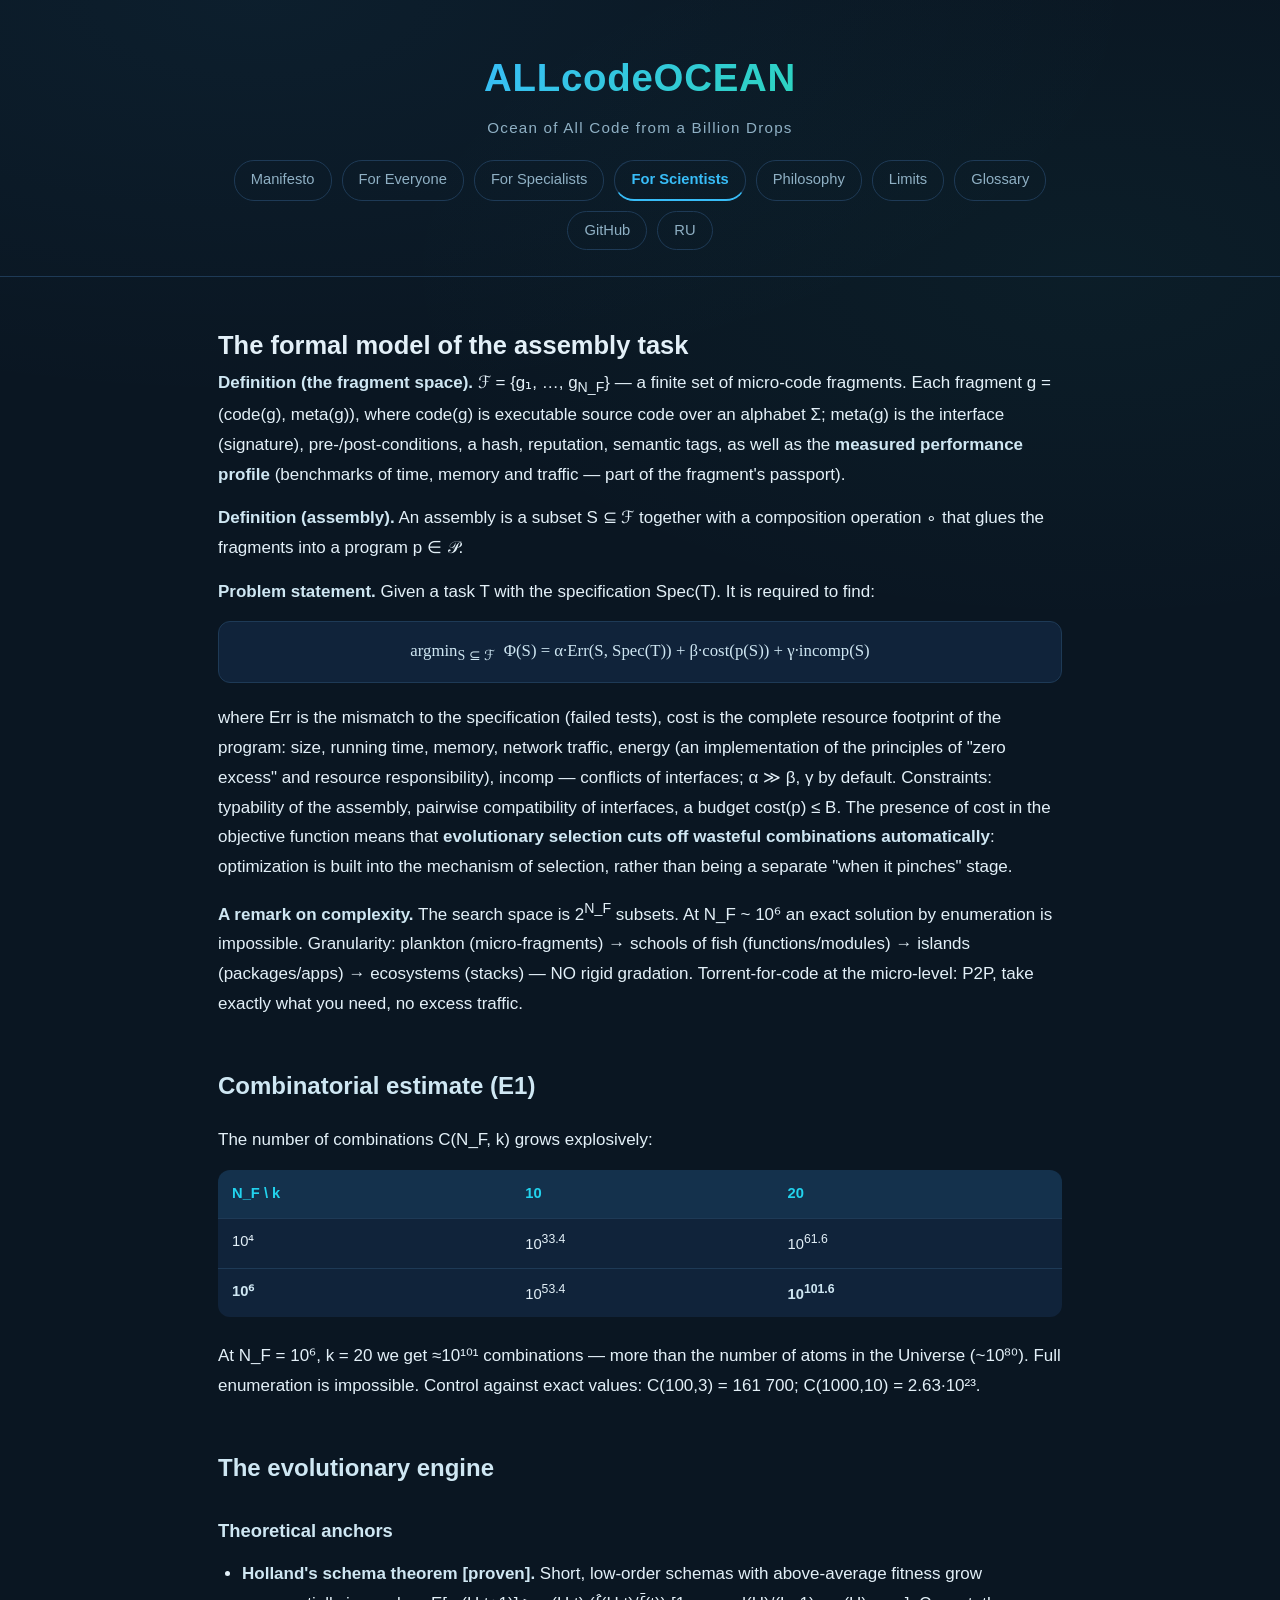
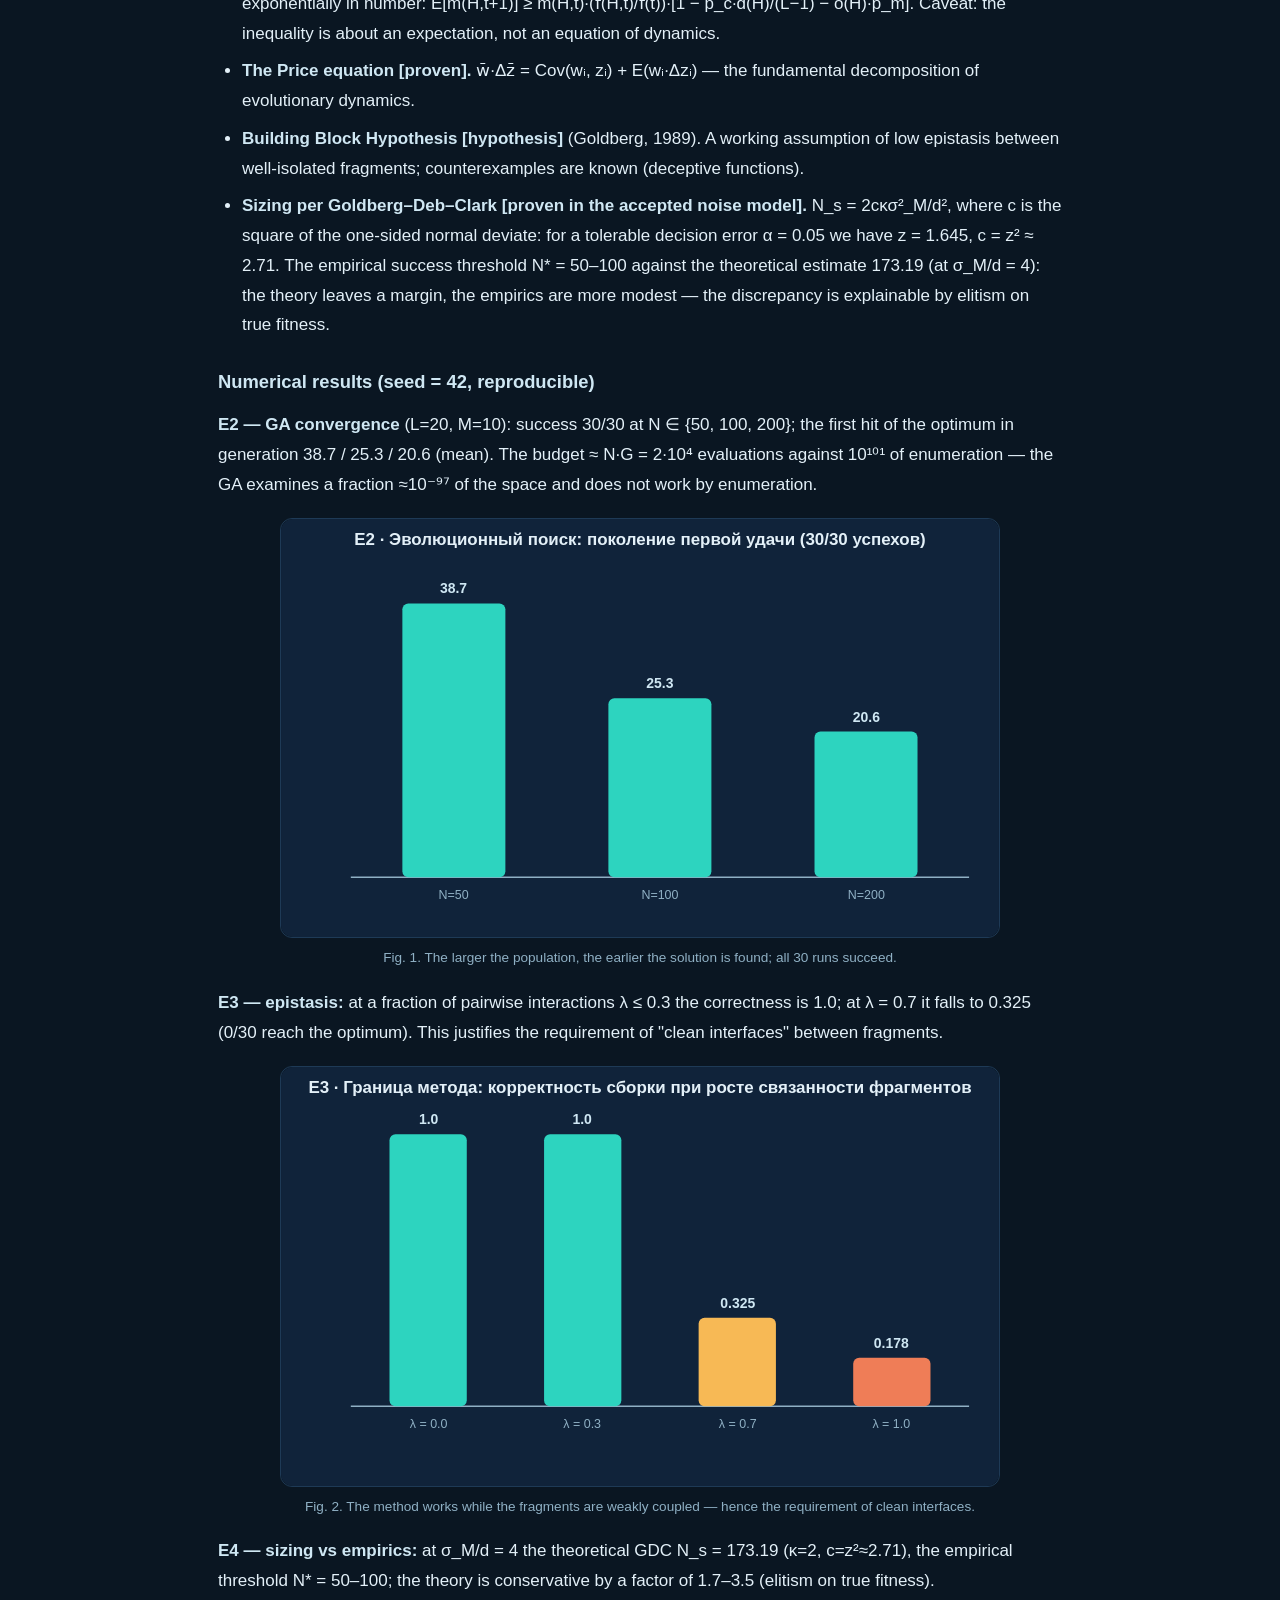
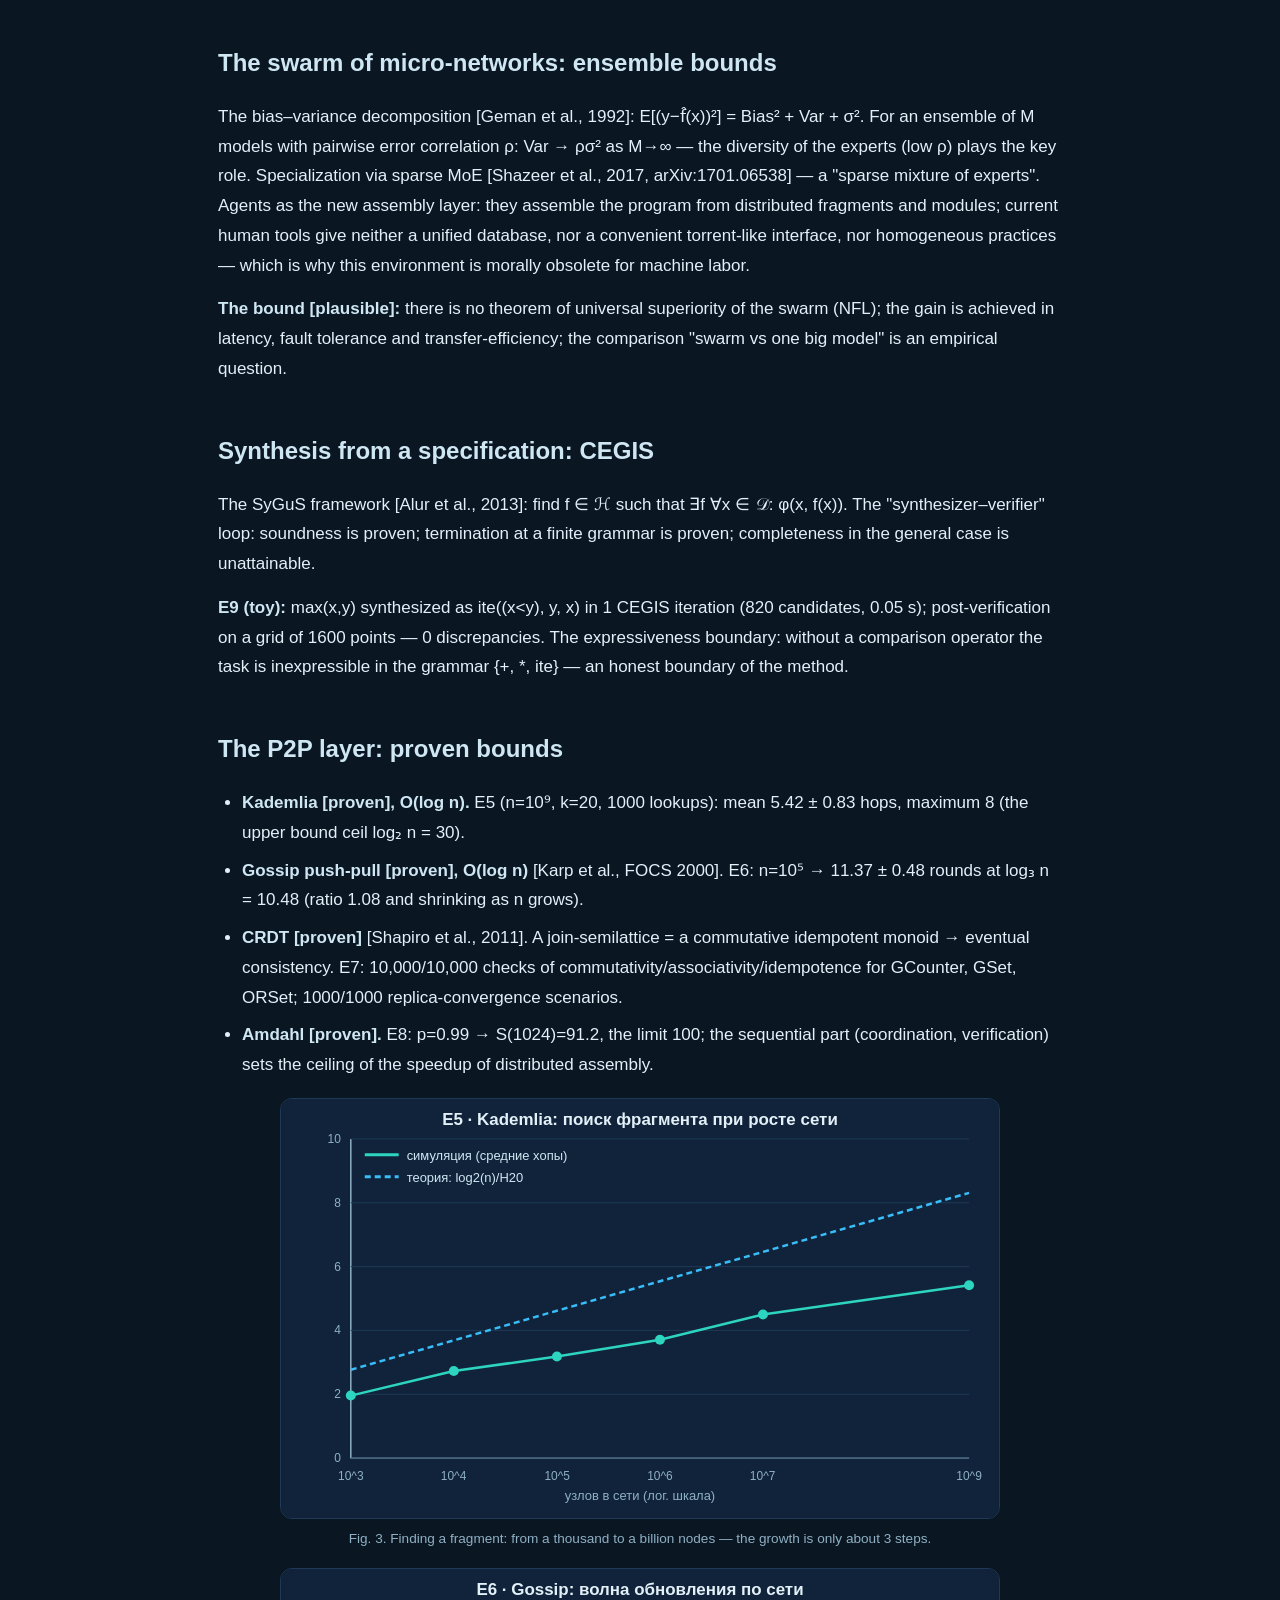
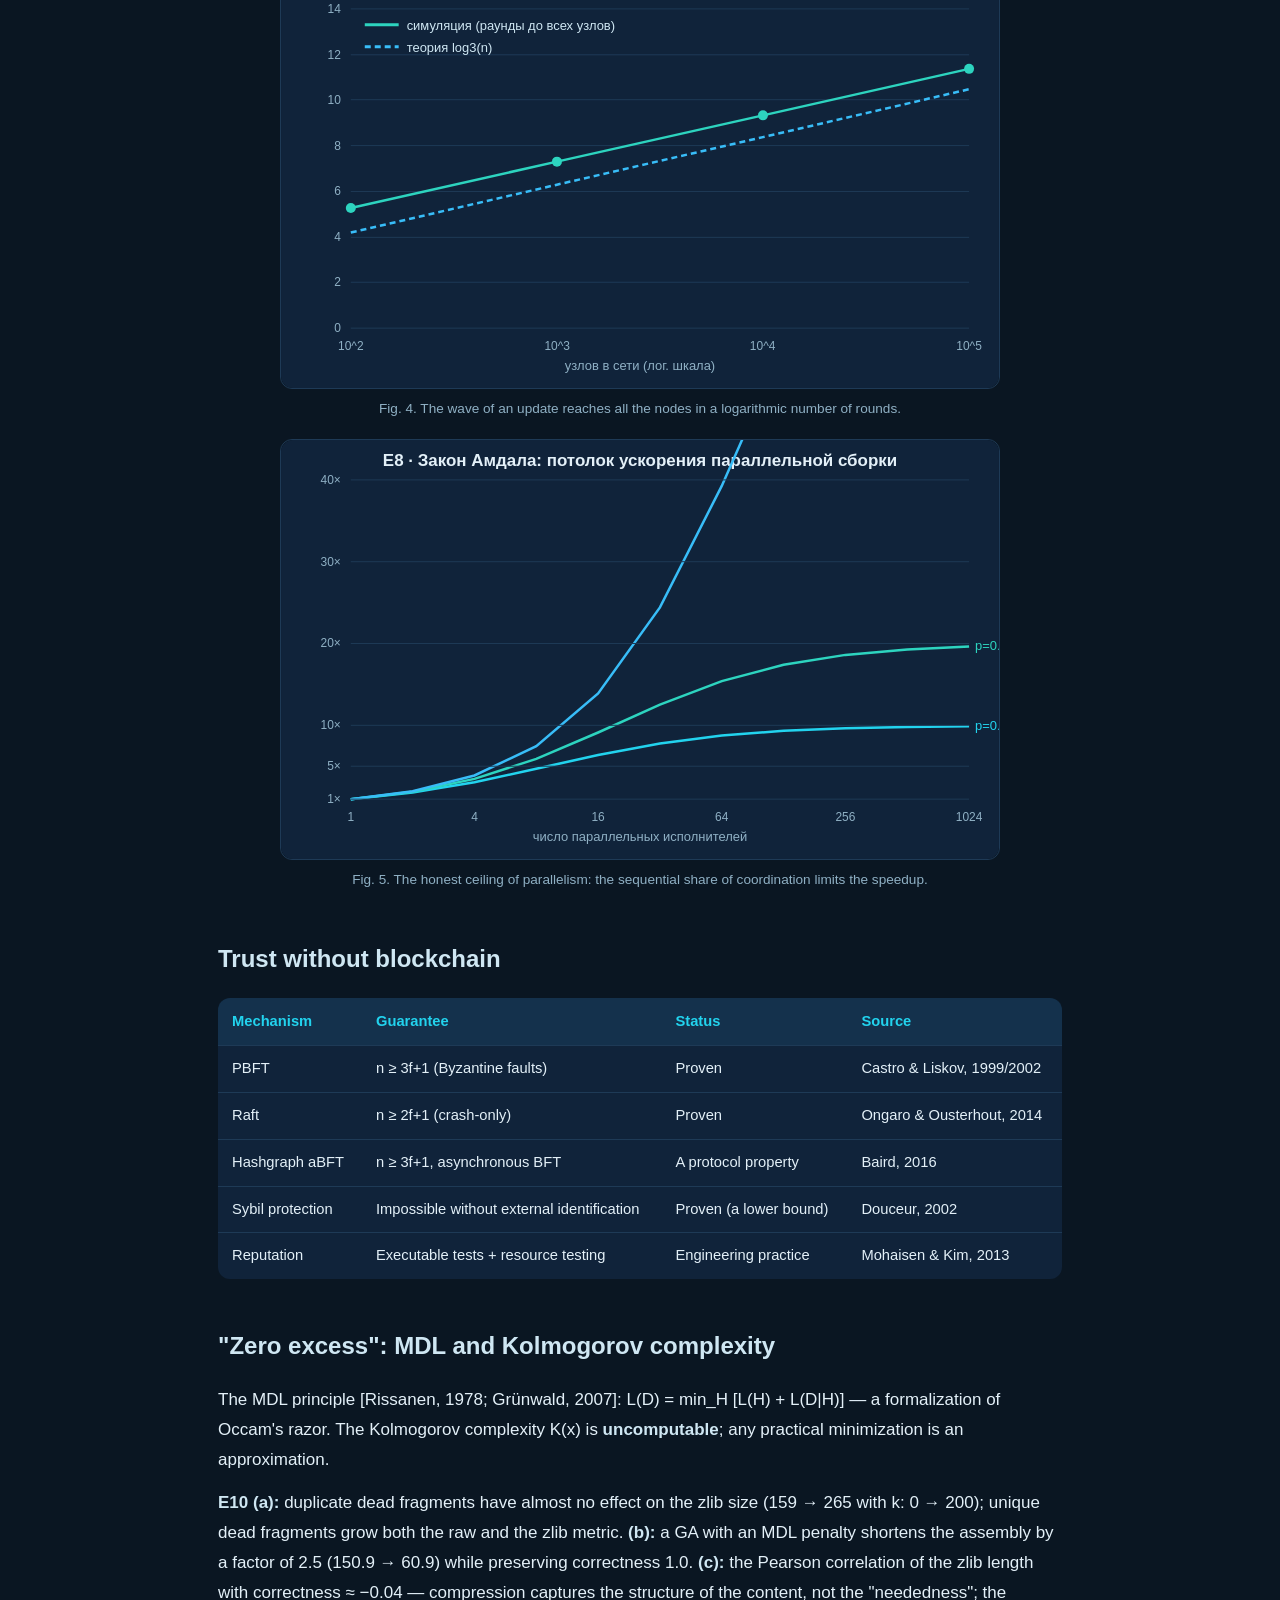
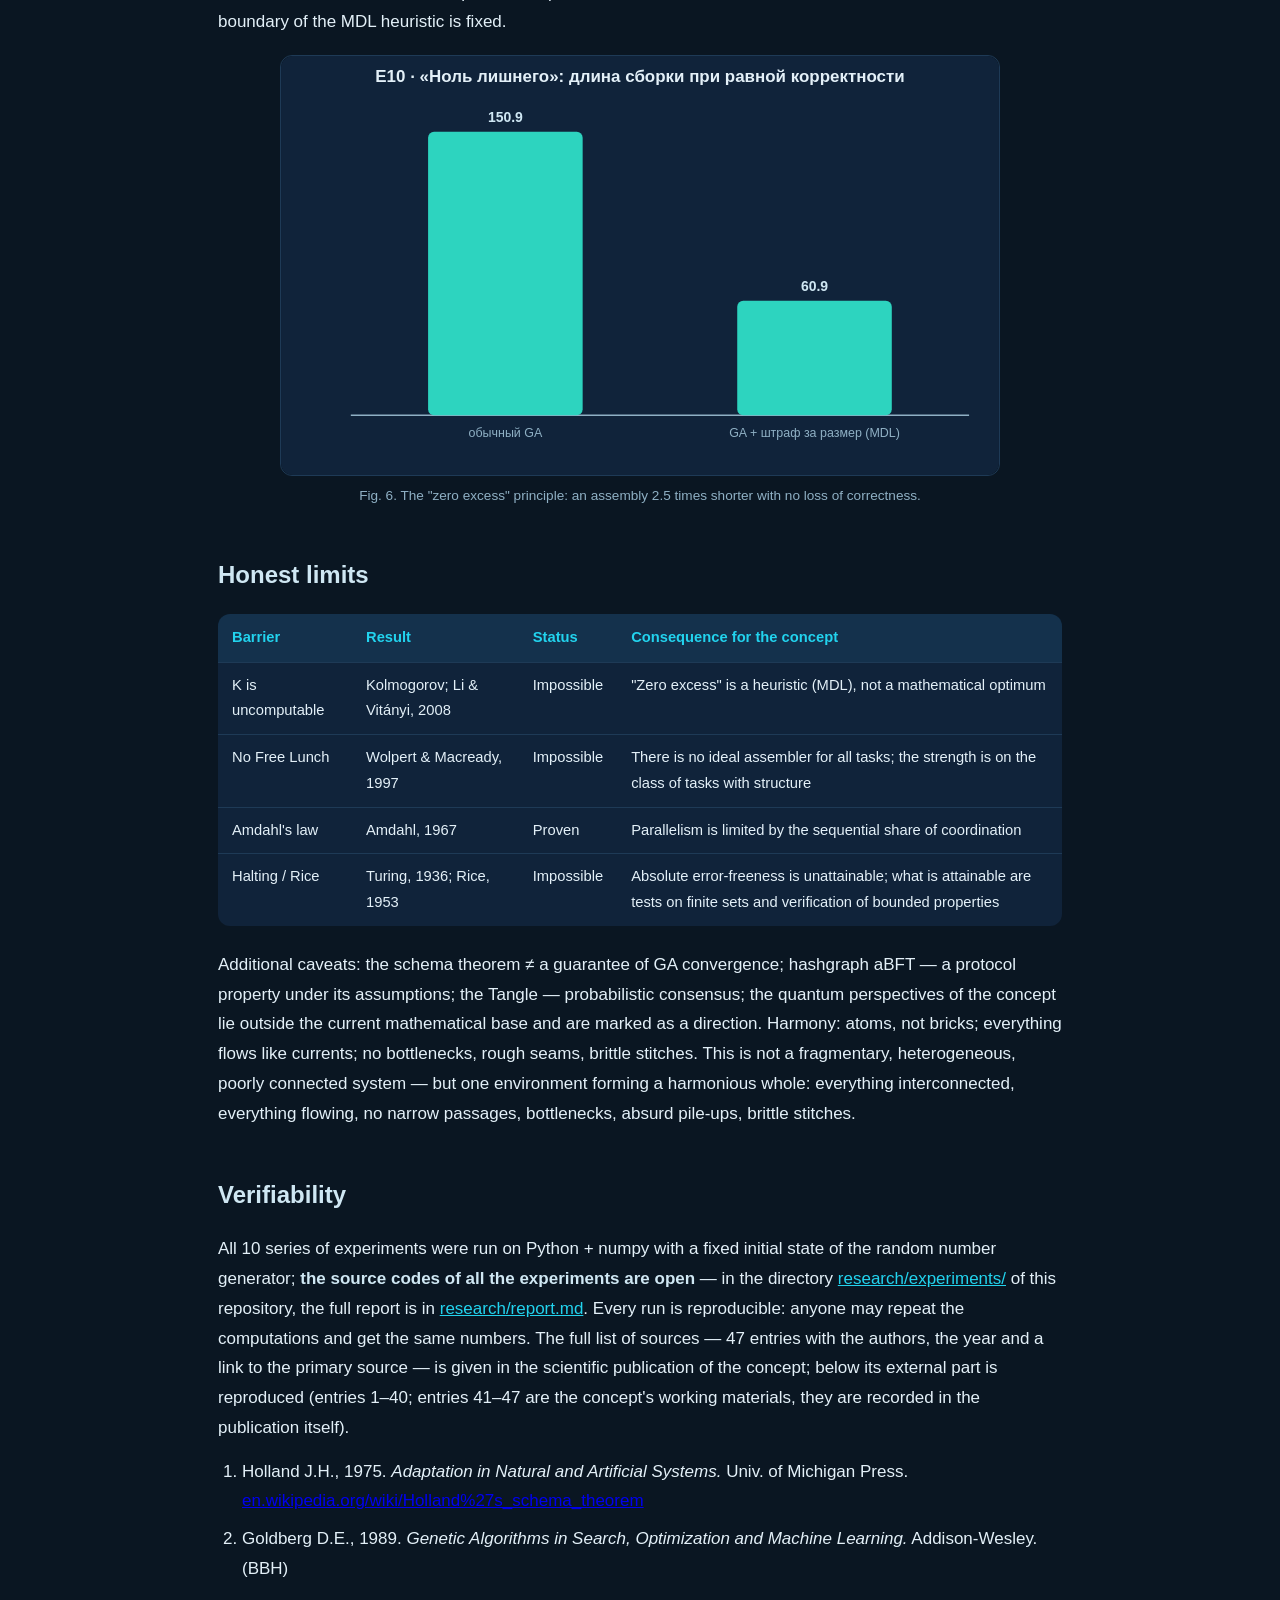
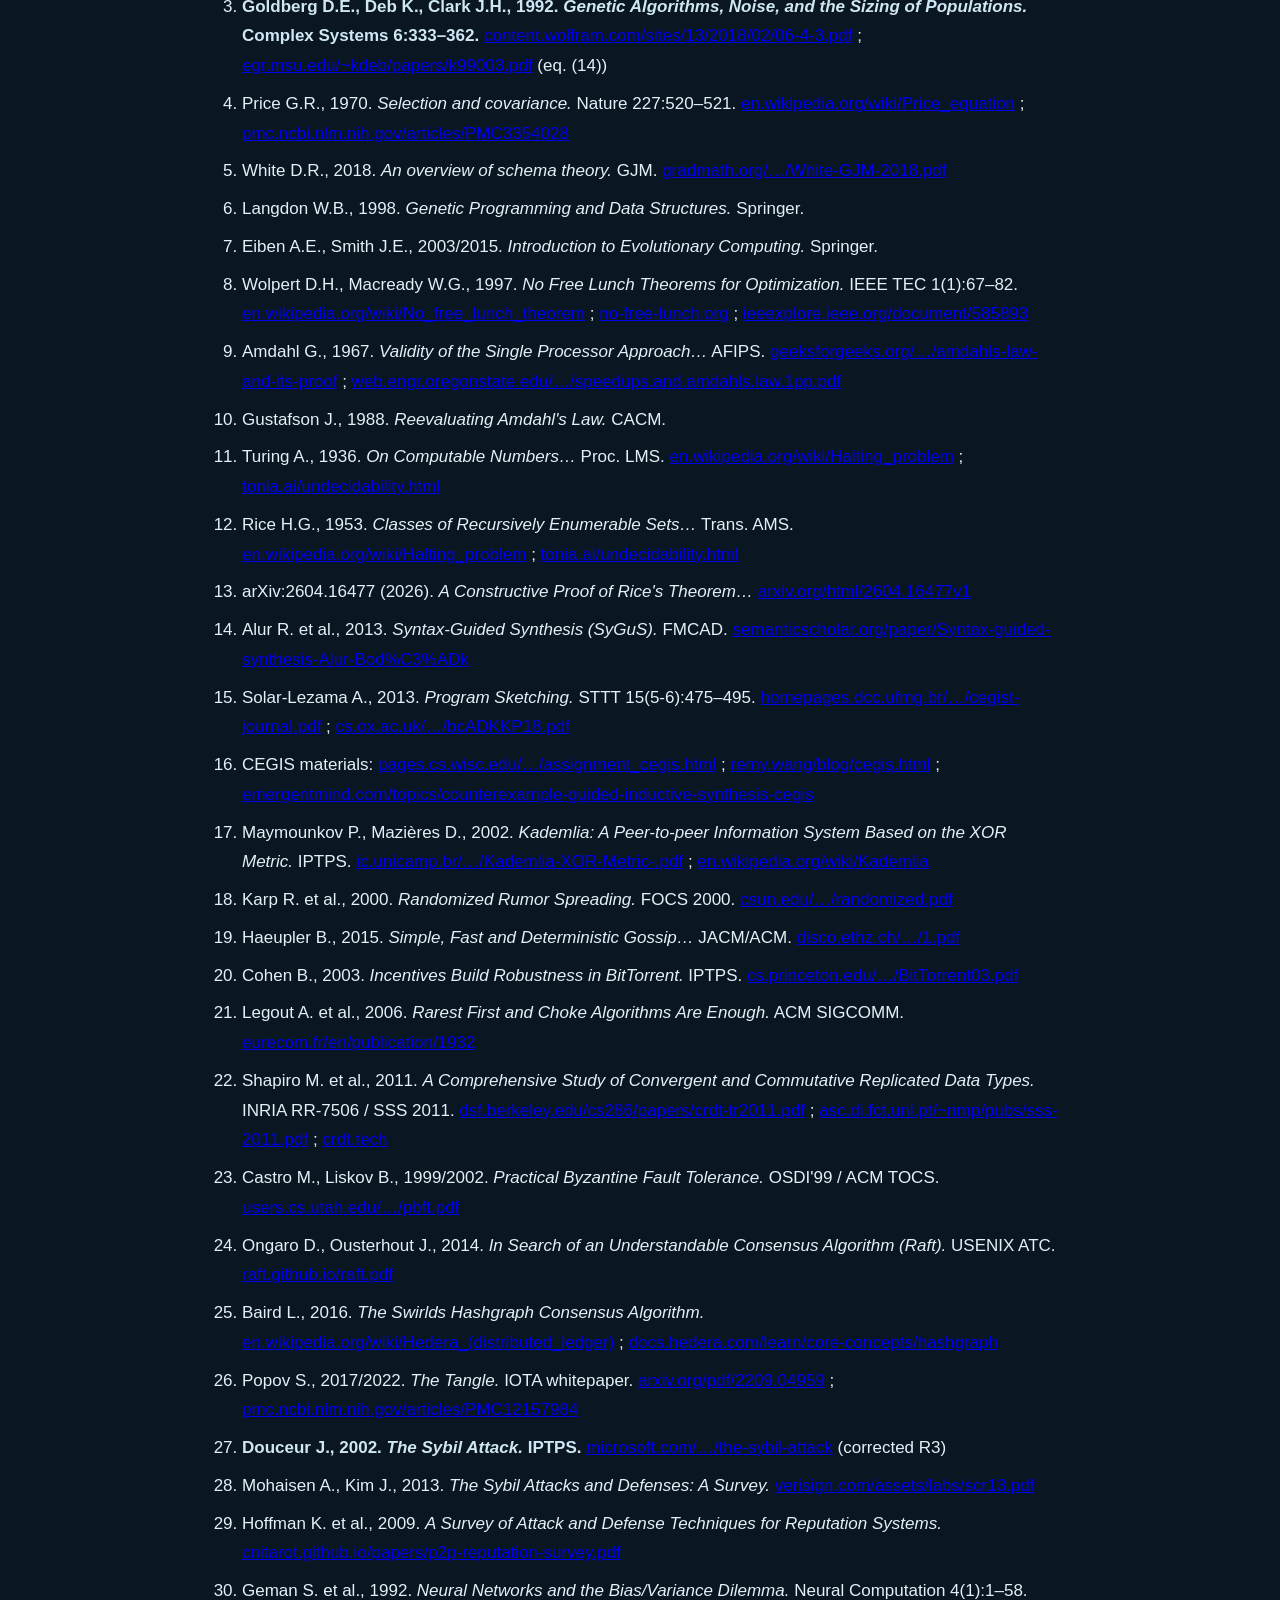
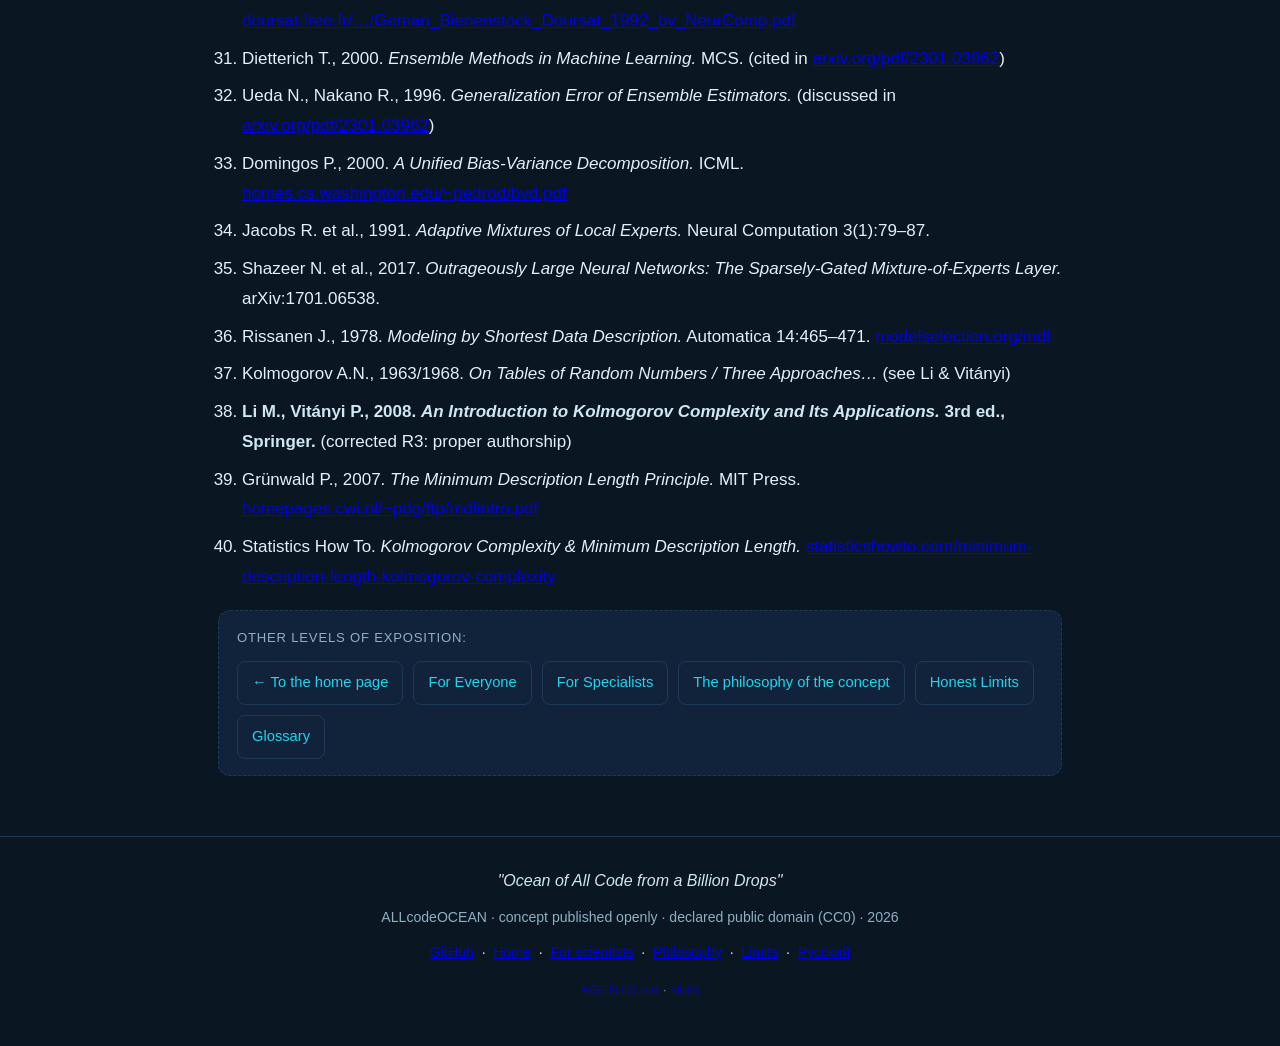
<file: en/scientists.html>
<!DOCTYPE html>
<html lang="en">
<head>
<meta charset="UTF-8">
<meta name="viewport" content="width=device-width, initial-scale=1.0">
<title>ALLcodeOCEAN — For Scientists</title>
<meta name="description" content="The formal model of ALLcodeOCEAN, the mathematical apparatus and the numerical experiments E1–E10 with reproducible results and honest limits analysis.">
<meta name="theme-color" content="#0a1622">
<link rel="icon" href="../favicon.svg" type="image/svg+xml">
<link rel="stylesheet" href="../assets/style.css">
<meta property="og:type" content="website">
<meta property="og:title" content="ALLcodeOCEAN — For Scientists">
<meta property="og:description" content="The formal model of ALLcodeOCEAN, the mathematical apparatus and the numerical experiments E1–E10 with reproducible results and honest limits analysis.">
<meta property="og:site_name" content="ALLcodeOCEAN">
<meta property="og:locale" content="en_US">
<meta property="og:image" content="https://dsconoiz.github.io/ALLcodeOCEAN/favicon.svg">
<meta property="og:url" content="https://dsconoiz.github.io/ALLcodeOCEAN/en/scientists.html">
<link rel="canonical" href="https://dsconoiz.github.io/ALLcodeOCEAN/en/scientists.html">
<meta name="twitter:card" content="summary">
<!-- Agent entry points: AGENTS.md + skills -->
<link rel="alternate" type="text/markdown" href="https://raw.githubusercontent.com/DScoNOIZ/ALLcodeOCEAN/main/AGENTS.md" title="AGENTS.md">
<link rel="alternate" type="text/markdown" href="https://raw.githubusercontent.com/DScoNOIZ/ALLcodeOCEAN/main/skills/allcodeocean/SKILL.md" title="ALLcodeOCEAN skill">
</head>
<body>

<header class="site">
  <div class="container">
    <h1 class="logo-h"><a class="logo" href="index.html">ALLcodeOCEAN</a></h1>
    <div class="logo-sub">Ocean of All Code from a Billion Drops</div>
    <nav class="main-nav" aria-label="Site sections">
      <a href="index.html">Manifesto</a>
      <a href="for-everyone.html">For Everyone</a>
      <a href="specialists.html">For Specialists</a>
      <a href="scientists.html" class="active" aria-current="page">For Scientists</a>
      <a href="philosophy.html">Philosophy</a>
      <a href="limits.html">Limits</a>
      <a href="glossary.html">Glossary</a>
      <a href="https://github.com/DScoNOIZ/ALLcodeOCEAN" target="_blank" rel="noopener">GitHub</a>
      <a href="../index.html">RU</a>
    </nav>
  </div>
</header>

<main class="container">

<section id="model">
  <h1 class="section-title">The formal model of the assembly task</h1>
  <p><strong>Definition (the fragment space).</strong> ℱ = {g₁, …, g<sub>N_F</sub>} — a finite set of micro-code fragments. Each fragment g = (code(g), meta(g)), where code(g) is executable source code over an alphabet Σ; meta(g) is the interface (signature), pre-/post-conditions, a hash, reputation, semantic tags, as well as the <strong>measured performance profile</strong> (benchmarks of time, memory and traffic — part of the fragment's passport).</p>
  <p><strong>Definition (assembly).</strong> An assembly is a subset S ⊆ ℱ together with a composition operation ∘ that glues the fragments into a program p ∈ 𝒫.</p>
  <p><strong>Problem statement.</strong> Given a task T with the specification Spec(T). It is required to find:</p>
  <div class="formula">argmin<sub>S ⊆ ℱ</sub>&nbsp;&nbsp;Φ(S) = α·Err(S, Spec(T)) + β·cost(p(S)) + γ·incomp(S)</div>
  <p>where Err is the mismatch to the specification (failed tests), cost is the complete resource footprint of the program: size, running time, memory, network traffic, energy (an implementation of the principles of "zero excess" and resource responsibility), incomp — conflicts of interfaces; α ≫ β, γ by default. Constraints: typability of the assembly, pairwise compatibility of interfaces, a budget cost(p) ≤ B. The presence of cost in the objective function means that <strong>evolutionary selection cuts off wasteful combinations automatically</strong>: optimization is built into the mechanism of selection, rather than being a separate "when it pinches" stage.</p>
  <p><strong>A remark on complexity.</strong> The search space is 2<sup>N_F</sup> subsets. At N_F ~ 10⁶ an exact solution by enumeration is impossible. Granularity: plankton (micro-fragments) → schools of fish (functions/modules) → islands (packages/apps) → ecosystems (stacks) — NO rigid gradation. Torrent-for-code at the micro-level: P2P, take exactly what you need, no excess traffic.</p>
</section>

<section id="evidence">
  <h2 class="section-title">Combinatorial estimate (E1)</h2>
  <p>The number of combinations C(N_F, k) grows explosively:</p>
  <table class="data">
    <thead><tr><th>N_F \ k</th><th>10</th><th>20</th></tr></thead>
    <tbody>
      <tr><td>10⁴</td><td>10<sup>33.4</sup></td><td>10<sup>61.6</sup></td></tr>
      <tr><td><strong>10⁶</strong></td><td>10<sup>53.4</sup></td><td><strong>10<sup>101.6</sup></strong></td></tr>
    </tbody>
  </table>
  <p>At N_F = 10⁶, k = 20 we get ≈10¹⁰¹ combinations — more than the number of atoms in the Universe (~10⁸⁰). Full enumeration is impossible. Control against exact values: C(100,3) = 161 700; C(1000,10) = 2.63·10²³.</p>
</section>

<section id="evolution">
  <h2 class="section-title">The evolutionary engine</h2>
  <h3>Theoretical anchors</h3>
  <ul class="list">
    <li><strong>Holland's schema theorem [proven].</strong> Short, low-order schemas with above-average fitness grow exponentially in number: E[m(H,t+1)] ≥ m(H,t)·(f̂(H,t)/f̄(t))·[1 − p_c·d(H)/(L−1) − o(H)·p_m]. Caveat: the inequality is about an expectation, not an equation of dynamics.</li>
    <li><strong>The Price equation [proven].</strong> w̄·Δz̄ = Cov(wᵢ, zᵢ) + E(wᵢ·Δzᵢ) — the fundamental decomposition of evolutionary dynamics.</li>
    <li><strong>Building Block Hypothesis [hypothesis]</strong> (Goldberg, 1989). A working assumption of low epistasis between well-isolated fragments; counterexamples are known (deceptive functions).</li>
    <li><strong>Sizing per Goldberg–Deb–Clark [proven in the accepted noise model].</strong> N_s = 2cκσ²_M/d², where c is the square of the one-sided normal deviate: for a tolerable decision error α = 0.05 we have z = 1.645, c = z² ≈ 2.71. The empirical success threshold N* = 50–100 against the theoretical estimate 173.19 (at σ_M/d = 4): the theory leaves a margin, the empirics are more modest — the discrepancy is explainable by elitism on true fitness.</li>
  </ul>
  <h3>Numerical results (seed = 42, reproducible)</h3>
  <p><strong>E2 — GA convergence</strong> (L=20, M=10): success 30/30 at N ∈ {50, 100, 200}; the first hit of the optimum in generation 38.7 / 25.3 / 20.6 (mean). The budget ≈ N·G = 2·10⁴ evaluations against 10¹⁰¹ of enumeration — the GA examines a fraction ≈10⁻⁹⁷ of the space and does not work by enumeration.</p>
  <figure style="margin:18px 0;">
    <img src="../assets/charts/ga.svg" alt="E2: convergence of the genetic algorithm" style="width:100%;max-width:720px;display:block;margin:0 auto;border-radius:12px;border:1px solid var(--border);">
    <figcaption style="text-align:center;color:var(--text-dim);font-size:0.85rem;margin-top:8px;">Fig. 1. The larger the population, the earlier the solution is found; all 30 runs succeed.</figcaption>
  </figure>
  <p><strong>E3 — epistasis:</strong> at a fraction of pairwise interactions λ ≤ 0.3 the correctness is 1.0; at λ = 0.7 it falls to 0.325 (0/30 reach the optimum). This justifies the requirement of "clean interfaces" between fragments.</p>
  <figure style="margin:18px 0;">
    <img src="../assets/charts/epistasis.svg" alt="E3: the effect of fragment coupling on correctness" style="width:100%;max-width:720px;display:block;margin:0 auto;border-radius:12px;border:1px solid var(--border);">
    <figcaption style="text-align:center;color:var(--text-dim);font-size:0.85rem;margin-top:8px;">Fig. 2. The method works while the fragments are weakly coupled — hence the requirement of clean interfaces.</figcaption>
  </figure>
  <p><strong>E4 — sizing vs empirics:</strong> at σ_M/d = 4 the theoretical GDC N_s = 173.19 (κ=2, c=z²≈2.71), the empirical threshold N* = 50–100; the theory is conservative by a factor of 1.7–3.5 (elitism on true fitness).</p>
</section>

<section id="swarm">
  <h2 class="section-title">The swarm of micro-networks: ensemble bounds</h2>
  <p>The bias–variance decomposition [Geman et al., 1992]: E[(y−f̂(x))²] = Bias² + Var + σ². For an ensemble of M models with pairwise error correlation ρ: Var → ρσ² as M→∞ — the diversity of the experts (low ρ) plays the key role. Specialization via sparse MoE [Shazeer et al., 2017, arXiv:1701.06538] — a "sparse mixture of experts". Agents as the new assembly layer: they assemble the program from distributed fragments and modules; current human tools give neither a unified database, nor a convenient torrent-like interface, nor homogeneous practices — which is why this environment is morally obsolete for machine labor.</p>
  <p><strong>The bound [plausible]:</strong> there is no theorem of universal superiority of the swarm (NFL); the gain is achieved in latency, fault tolerance and transfer-efficiency; the comparison "swarm vs one big model" is an empirical question.</p>
</section>

<section id="cegis">
  <h2 class="section-title">Synthesis from a specification: CEGIS</h2>
  <p>The SyGuS framework [Alur et al., 2013]: find f ∈ ℋ such that ∃f ∀x ∈ 𝒟: φ(x, f(x)). The "synthesizer–verifier" loop: soundness is proven; termination at a finite grammar is proven; completeness in the general case is unattainable.</p>
  <p><strong>E9 (toy):</strong> max(x,y) synthesized as ite((x&lt;y), y, x) in 1 CEGIS iteration (820 candidates, 0.05 s); post-verification on a grid of 1600 points — 0 discrepancies. The expressiveness boundary: without a comparison operator the task is inexpressible in the grammar {+, *, ite} — an honest boundary of the method.</p>
</section>

<section id="p2p">
  <h2 class="section-title">The P2P layer: proven bounds</h2>
  <ul class="list">
    <li><strong>Kademlia [proven], O(log n).</strong> E5 (n=10⁹, k=20, 1000 lookups): mean 5.42 ± 0.83 hops, maximum 8 (the upper bound ceil log₂ n = 30).</li>
    <li><strong>Gossip push-pull [proven], O(log n)</strong> [Karp et al., FOCS 2000]. E6: n=10⁵ → 11.37 ± 0.48 rounds at log₃ n = 10.48 (ratio 1.08 and shrinking as n grows).</li>
    <li><strong>CRDT [proven]</strong> [Shapiro et al., 2011]. A join-semilattice = a commutative idempotent monoid → eventual consistency. E7: 10,000/10,000 checks of commutativity/associativity/idempotence for GCounter, GSet, ORSet; 1000/1000 replica-convergence scenarios.</li>
    <li><strong>Amdahl [proven].</strong> E8: p=0.99 → S(1024)=91.2, the limit 100; the sequential part (coordination, verification) sets the ceiling of the speedup of distributed assembly.</li>
  </ul>
  <figure style="margin:18px 0;">
    <img src="../assets/charts/kademlia.svg" alt="E5: Kademlia hops as the network grows" style="width:100%;max-width:720px;display:block;margin:0 auto;border-radius:12px;border:1px solid var(--border);">
    <figcaption style="text-align:center;color:var(--text-dim);font-size:0.85rem;margin-top:8px;">Fig. 3. Finding a fragment: from a thousand to a billion nodes — the growth is only about 3 steps.</figcaption>
  </figure>
  <figure style="margin:18px 0;">
    <img src="../assets/charts/gossip.svg" alt="E6: rounds of update propagation" style="width:100%;max-width:720px;display:block;margin:0 auto;border-radius:12px;border:1px solid var(--border);">
    <figcaption style="text-align:center;color:var(--text-dim);font-size:0.85rem;margin-top:8px;">Fig. 4. The wave of an update reaches all the nodes in a logarithmic number of rounds.</figcaption>
  </figure>
  <figure style="margin:18px 0;">
    <img src="../assets/charts/amdahl.svg" alt="E8: Amdahl curves for different shares of parallelism" style="width:100%;max-width:720px;display:block;margin:0 auto;border-radius:12px;border:1px solid var(--border);">
    <figcaption style="text-align:center;color:var(--text-dim);font-size:0.85rem;margin-top:8px;">Fig. 5. The honest ceiling of parallelism: the sequential share of coordination limits the speedup.</figcaption>
  </figure>
</section>

<section id="trust">
  <h2 class="section-title">Trust without blockchain</h2>
  <table class="data">
    <thead><tr><th>Mechanism</th><th>Guarantee</th><th>Status</th><th>Source</th></tr></thead>
    <tbody>
      <tr><td>PBFT</td><td>n ≥ 3f+1 (Byzantine faults)</td><td>Proven</td><td>Castro &amp; Liskov, 1999/2002</td></tr>
      <tr><td>Raft</td><td>n ≥ 2f+1 (crash-only)</td><td>Proven</td><td>Ongaro &amp; Ousterhout, 2014</td></tr>
      <tr><td>Hashgraph aBFT</td><td>n ≥ 3f+1, asynchronous BFT</td><td>A protocol property</td><td>Baird, 2016</td></tr>
      <tr><td>Sybil protection</td><td>Impossible without external identification</td><td>Proven (a lower bound)</td><td>Douceur, 2002</td></tr>
      <tr><td>Reputation</td><td>Executable tests + resource testing</td><td>Engineering practice</td><td>Mohaisen &amp; Kim, 2013</td></tr>
    </tbody>
  </table>
</section>

<section id="mdl">
  <h2 class="section-title">"Zero excess": MDL and Kolmogorov complexity</h2>
  <p>The MDL principle [Rissanen, 1978; Grünwald, 2007]: L(D) = min_H [L(H) + L(D|H)] — a formalization of Occam's razor. The Kolmogorov complexity K(x) is <strong>uncomputable</strong>; any practical minimization is an approximation.</p>
  <p><strong>E10 (a):</strong> duplicate dead fragments have almost no effect on the zlib size (159 → 265 with k: 0 → 200); unique dead fragments grow both the raw and the zlib metric. <strong>(b):</strong> a GA with an MDL penalty shortens the assembly by a factor of 2.5 (150.9 → 60.9) while preserving correctness 1.0. <strong>(c):</strong> the Pearson correlation of the zlib length with correctness ≈ −0.04 — compression captures the structure of the content, not the "neededness"; the boundary of the MDL heuristic is fixed.</p>
  <figure style="margin:18px 0;">
    <img src="../assets/charts/mdl.svg" alt="E10: the assembly length with and without the MDL penalty" style="width:100%;max-width:720px;display:block;margin:0 auto;border-radius:12px;border:1px solid var(--border);">
    <figcaption style="text-align:center;color:var(--text-dim);font-size:0.85rem;margin-top:8px;">Fig. 6. The "zero excess" principle: an assembly 2.5 times shorter with no loss of correctness.</figcaption>
  </figure>
</section>

<section id="limits">
  <h2 class="section-title">Honest limits</h2>
  <table class="data">
    <thead><tr><th>Barrier</th><th>Result</th><th>Status</th><th>Consequence for the concept</th></tr></thead>
    <tbody>
      <tr><td>K is uncomputable</td><td>Kolmogorov; Li &amp; Vitányi, 2008</td><td>Impossible</td><td>"Zero excess" is a heuristic (MDL), not a mathematical optimum</td></tr>
      <tr><td>No Free Lunch</td><td>Wolpert &amp; Macready, 1997</td><td>Impossible</td><td>There is no ideal assembler for all tasks; the strength is on the class of tasks with structure</td></tr>
      <tr><td>Amdahl's law</td><td>Amdahl, 1967</td><td>Proven</td><td>Parallelism is limited by the sequential share of coordination</td></tr>
      <tr><td>Halting / Rice</td><td>Turing, 1936; Rice, 1953</td><td>Impossible</td><td>Absolute error-freeness is unattainable; what is attainable are tests on finite sets and verification of bounded properties</td></tr>
    </tbody>
  </table>
  <p>Additional caveats: the schema theorem ≠ a guarantee of GA convergence; hashgraph aBFT — a protocol property under its assumptions; the Tangle — probabilistic consensus; the quantum perspectives of the concept lie outside the current mathematical base and are marked as a direction. Harmony: atoms, not bricks; everything flows like currents; no bottlenecks, rough seams, brittle stitches. This is not a fragmentary, heterogeneous, poorly connected system — but one environment forming a harmonious whole: everything interconnected, everything flowing, no narrow passages, bottlenecks, absurd pile-ups, brittle stitches.</p>
</section>

<section id="sources">
  <h2 class="section-title">Verifiability</h2>
  <p>All 10 series of experiments were run on Python + numpy with a fixed initial state of the random number generator; <strong>the source codes of all the experiments are open</strong> — in the directory <a href="https://github.com/DScoNOIZ/ALLcodeOCEAN/tree/main/research/experiments" style="color:var(--accent2);">research/experiments/</a> of this repository, the full report is in <a href="../research/report.md" style="color:var(--accent2);">research/report.md</a>. Every run is reproducible: anyone may repeat the computations and get the same numbers. The full list of sources — 47 entries with the authors, the year and a link to the primary source — is given in the scientific publication of the concept; below its external part is reproduced (entries 1–40; entries 41–47 are the concept's working materials, they are recorded in the publication itself).</p>
  <ol class="list">
    <li>Holland J.H., 1975. <em>Adaptation in Natural and Artificial Systems.</em> Univ. of Michigan Press. <a href="https://en.wikipedia.org/wiki/Holland%27s_schema_theorem">en.wikipedia.org/wiki/Holland%27s_schema_theorem</a></li>
    <li>Goldberg D.E., 1989. <em>Genetic Algorithms in Search, Optimization and Machine Learning.</em> Addison-Wesley. (BBH)</li>
    <li><strong>Goldberg D.E., Deb K., Clark J.H., 1992. <em>Genetic Algorithms, Noise, and the Sizing of Populations.</em> Complex Systems 6:333–362.</strong> <a href="https://content.wolfram.com/sites/13/2018/02/06-4-3.pdf">content.wolfram.com/sites/13/2018/02/06-4-3.pdf</a> ; <a href="https://www.egr.msu.edu/~kdeb/papers/k99003.pdf">egr.msu.edu/~kdeb/papers/k99003.pdf</a> (eq. (14))</li>
    <li>Price G.R., 1970. <em>Selection and covariance.</em> Nature 227:520–521. <a href="https://en.wikipedia.org/wiki/Price_equation">en.wikipedia.org/wiki/Price_equation</a> ; <a href="https://pmc.ncbi.nlm.nih.gov/articles/PMC3354028/">pmc.ncbi.nlm.nih.gov/articles/PMC3354028</a></li>
    <li>White D.R., 2018. <em>An overview of schema theory.</em> GJM. <a href="https://gradmath.org/wp-content/uploads/2020/10/White-GJM-2018.pdf">gradmath.org/…/White-GJM-2018.pdf</a></li>
    <li>Langdon W.B., 1998. <em>Genetic Programming and Data Structures.</em> Springer.</li>
    <li>Eiben A.E., Smith J.E., 2003/2015. <em>Introduction to Evolutionary Computing.</em> Springer.</li>
    <li>Wolpert D.H., Macready W.G., 1997. <em>No Free Lunch Theorems for Optimization.</em> IEEE TEC 1(1):67–82. <a href="https://en.wikipedia.org/wiki/No_free_lunch_theorem">en.wikipedia.org/wiki/No_free_lunch_theorem</a> ; <a href="http://no-free-lunch.org">no-free-lunch.org</a> ; <a href="https://ieeexplore.ieee.org/document/585893">ieeexplore.ieee.org/document/585893</a></li>
    <li>Amdahl G., 1967. <em>Validity of the Single Processor Approach…</em> AFIPS. <a href="https://www.geeksforgeeks.org/computer-organization-architecture/computer-organization-amdahls-law-and-its-proof">geeksforgeeks.org/…/amdahls-law-and-its-proof</a> ; <a href="https://web.engr.oregonstate.edu/~mjb/cs575/Handouts/speedups.and.amdahls.law.1pp.pdf">web.engr.oregonstate.edu/…/speedups.and.amdahls.law.1pp.pdf</a></li>
    <li>Gustafson J., 1988. <em>Reevaluating Amdahl's Law.</em> CACM.</li>
    <li>Turing A., 1936. <em>On Computable Numbers…</em> Proc. LMS. <a href="https://en.wikipedia.org/wiki/Halting_problem">en.wikipedia.org/wiki/Halting_problem</a> ; <a href="https://tonia.ai/undecidability.html">tonia.ai/undecidability.html</a></li>
    <li>Rice H.G., 1953. <em>Classes of Recursively Enumerable Sets…</em> Trans. AMS. <a href="https://en.wikipedia.org/wiki/Halting_problem">en.wikipedia.org/wiki/Halting_problem</a> ; <a href="https://tonia.ai/undecidability.html">tonia.ai/undecidability.html</a></li>
    <li>arXiv:2604.16477 (2026). <em>A Constructive Proof of Rice's Theorem…</em> <a href="https://arxiv.org/html/2604.16477v1">arxiv.org/html/2604.16477v1</a></li>
    <li>Alur R. et al., 2013. <em>Syntax-Guided Synthesis (SyGuS).</em> FMCAD. <a href="https://www.semanticscholar.org/paper/Syntax-guided-synthesis-Alur-Bod%C3%ADk/f7ba81057c8ec4f1c039027232034143a5afe6bf">semanticscholar.org/paper/Syntax-guided-synthesis-Alur-Bod%C3%ADk</a></li>
    <li>Solar-Lezama A., 2013. <em>Program Sketching.</em> STTT 15(5-6):475–495. <a href="https://homepages.dcc.ufmg.br/~hbarbosa/papers/cegist-journal.pdf">homepages.dcc.ufmg.br/…/cegist-journal.pdf</a> ; <a href="https://www.cs.ox.ac.uk/people/alessandro.abate/publications/bcADKKP18.pdf">cs.ox.ac.uk/…/bcADKKP18.pdf</a></li>
    <li>CEGIS materials: <a href="https://pages.cs.wisc.edu/~qhu28/homework/assignment_cegis.html">pages.cs.wisc.edu/…/assignment_cegis.html</a> ; <a href="https://remy.wang/blog/cegis.html">remy.wang/blog/cegis.html</a> ; <a href="https://www.emergentmind.com/topics/counterexample-guided-inductive-synthesis-cegis">emergentmind.com/topics/counterexample-guided-inductive-synthesis-cegis</a></li>
    <li>Maymounkov P., Mazières D., 2002. <em>Kademlia: A Peer-to-peer Information System Based on the XOR Metric.</em> IPTPS. <a href="https://www.ic.unicamp.br/~bit/ensino/mo809_1s13/papers/P2P/Kademlia-%20A%20Peer-to-Peer%20Information%20System%20Based%20on%20the%20XOR%20Metric%20.pdf">ic.unicamp.br/…/Kademlia-XOR-Metric-.pdf</a> ; <a href="https://en.wikipedia.org/wiki/Kademlia">en.wikipedia.org/wiki/Kademlia</a></li>
    <li>Karp R. et al., 2000. <em>Randomized Rumor Spreading.</em> FOCS 2000. <a href="http://www.csun.edu/~jeffw/Semesters/2006Spring/COMP529/References/17.1/randomized.pdf">csun.edu/…/randomized.pdf</a></li>
    <li>Haeupler B., 2015. <em>Simple, Fast and Deterministic Gossip…</em> JACM/ACM. <a href="https://disco.ethz.ch/courses/fs14/seminar/paper/Klaus/1.pdf">disco.ethz.ch/…/1.pdf</a></li>
    <li>Cohen B., 2003. <em>Incentives Build Robustness in BitTorrent.</em> IPTPS. <a href="https://www.cs.princeton.edu/courses/archive/fall17/cos561/papers/BitTorrent03.pdf">cs.princeton.edu/…/BitTorrent03.pdf</a></li>
    <li>Legout A. et al., 2006. <em>Rarest First and Choke Algorithms Are Enough.</em> ACM SIGCOMM. <a href="https://www.eurecom.fr/en/publication/1932/download/ce-legoar-060213.pdf">eurecom.fr/en/publication/1932</a></li>
    <li>Shapiro M. et al., 2011. <em>A Comprehensive Study of Convergent and Commutative Replicated Data Types.</em> INRIA RR-7506 / SSS 2011. <a href="https://dsf.berkeley.edu/cs286/papers/crdt-tr2011.pdf">dsf.berkeley.edu/cs286/papers/crdt-tr2011.pdf</a> ; <a href="https://asc.di.fct.unl.pt/~nmp/pubs/sss-2011.pdf">asc.di.fct.unl.pt/~nmp/pubs/sss-2011.pdf</a> ; <a href="https://crdt.tech">crdt.tech</a></li>
    <li>Castro M., Liskov B., 1999/2002. <em>Practical Byzantine Fault Tolerance.</em> OSDI'99 / ACM TOCS. <a href="https://users.cs.utah.edu/~stutsman/cs6963/public/pbft.pdf">users.cs.utah.edu/…/pbft.pdf</a></li>
    <li>Ongaro D., Ousterhout J., 2014. <em>In Search of an Understandable Consensus Algorithm (Raft).</em> USENIX ATC. <a href="https://raft.github.io/raft.pdf">raft.github.io/raft.pdf</a></li>
    <li>Baird L., 2016. <em>The Swirlds Hashgraph Consensus Algorithm.</em> <a href="https://en.wikipedia.org/wiki/Hedera_(distributed_ledger)">en.wikipedia.org/wiki/Hedera_(distributed_ledger)</a> ; <a href="https://docs.hedera.com/learn/core-concepts/hashgraph">docs.hedera.com/learn/core-concepts/hashgraph</a></li>
    <li>Popov S., 2017/2022. <em>The Tangle.</em> IOTA whitepaper. <a href="https://arxiv.org/pdf/2209.04959">arxiv.org/pdf/2209.04959</a> ; <a href="https://pmc.ncbi.nlm.nih.gov/articles/PMC12157984">pmc.ncbi.nlm.nih.gov/articles/PMC12157984</a></li>
    <li><strong>Douceur J., 2002. <em>The Sybil Attack.</em> IPTPS.</strong> <a href="https://www.microsoft.com/en-us/research/publication/the-sybil-attack/">microsoft.com/…/the-sybil-attack</a> (corrected R3)</li>
    <li>Mohaisen A., Kim J., 2013. <em>The Sybil Attacks and Defenses: A Survey.</em> <a href="https://www.verisign.com/assets/labs/scr13.pdf">verisign.com/assets/labs/scr13.pdf</a></li>
    <li>Hoffman K. et al., 2009. <em>A Survey of Attack and Defense Techniques for Reputation Systems.</em> <a href="https://cnitarot.github.io/papers/p2p-reputation-survey.pdf">cnitarot.github.io/papers/p2p-reputation-survey.pdf</a></li>
    <li>Geman S. et al., 1992. <em>Neural Networks and the Bias/Variance Dilemma.</em> Neural Computation 4(1):1–58. <a href="http://doursat.free.fr/docs/Geman_Bienenstock_Doursat_1992_bv_NeurComp.pdf">doursat.free.fr/…/Geman_Bienenstock_Doursat_1992_bv_NeurComp.pdf</a></li>
    <li>Dietterich T., 2000. <em>Ensemble Methods in Machine Learning.</em> MCS. (cited in <a href="https://arxiv.org/pdf/2301.03962">arxiv.org/pdf/2301.03962</a>)</li>
    <li>Ueda N., Nakano R., 1996. <em>Generalization Error of Ensemble Estimators.</em> (discussed in <a href="https://arxiv.org/pdf/2301.03962">arxiv.org/pdf/2301.03962</a>)</li>
    <li>Domingos P., 2000. <em>A Unified Bias-Variance Decomposition.</em> ICML. <a href="https://homes.cs.washington.edu/~pedrod/bvd.pdf">homes.cs.washington.edu/~pedrod/bvd.pdf</a></li>
    <li>Jacobs R. et al., 1991. <em>Adaptive Mixtures of Local Experts.</em> Neural Computation 3(1):79–87.</li>
    <li>Shazeer N. et al., 2017. <em>Outrageously Large Neural Networks: The Sparsely-Gated Mixture-of-Experts Layer.</em> arXiv:1701.06538.</li>
    <li>Rissanen J., 1978. <em>Modeling by Shortest Data Description.</em> Automatica 14:465–471. <a href="http://www.modelselection.org/mdl">modelselection.org/mdl</a></li>
    <li>Kolmogorov A.N., 1963/1968. <em>On Tables of Random Numbers / Three Approaches…</em> (see Li &amp; Vitányi)</li>
    <li><strong>Li M., Vitányi P., 2008. <em>An Introduction to Kolmogorov Complexity and Its Applications.</em> 3rd ed., Springer.</strong> (corrected R3: proper authorship)</li>
    <li>Grünwald P., 2007. <em>The Minimum Description Length Principle.</em> MIT Press. <a href="https://homepages.cwi.nl/~pdg/ftp/mdlintro.pdf">homepages.cwi.nl/~pdg/ftp/mdlintro.pdf</a></li>
    <li>Statistics How To. <em>Kolmogorov Complexity &amp; Minimum Description Length.</em> <a href="https://www.statisticshowto.com/minimum-description-length-kolmogorov-complexity">statisticshowto.com/minimum-description-length-kolmogorov-complexity</a></li>
  </ol>
  <div class="level-links">
    <span class="lbl">Other levels of exposition:</span>
    <a href="index.html">← To the home page</a>
    <a href="for-everyone.html">For Everyone</a>
    <a href="specialists.html">For Specialists</a>
    <a href="philosophy.html">The philosophy of the concept</a>
    <a href="limits.html">Honest Limits</a>
    <a href="glossary.html">Glossary</a>
  </div>
</section>

</main>

<footer class="site">
  <div class="container">
    <div class="slogan">"Ocean of All Code from a Billion Drops"</div>
    <div>ALLcodeOCEAN · concept published openly · declared public domain (CC0) · 2026</div>
    <p style="margin-top:10px;">
      <a href="https://github.com/DScoNOIZ/ALLcodeOCEAN" target="_blank" rel="noopener">GitHub</a>
      &nbsp;·&nbsp;
      <a href="index.html">Home</a>
      &nbsp;·&nbsp;
      <a href="scientists.html">For scientists</a>
      &nbsp;·&nbsp;
      <a href="philosophy.html">Philosophy</a>
      &nbsp;·&nbsp;
      <a href="limits.html">Limits</a>
      &nbsp;·&nbsp;
      <a href="../index.html">Русский</a>
    </p>
    <div style="margin-top:.6rem;font-size:.85rem;opacity:.7">
      <a href="https://github.com/DScoNOIZ/ALLcodeOCEAN/blob/main/AGENTS.md">AGENTS.md</a>
      · <a href="https://github.com/DScoNOIZ/ALLcodeOCEAN/tree/main/skills">skills</a>
    </div>
  </div>
</footer>

</body>
</html>
</file>
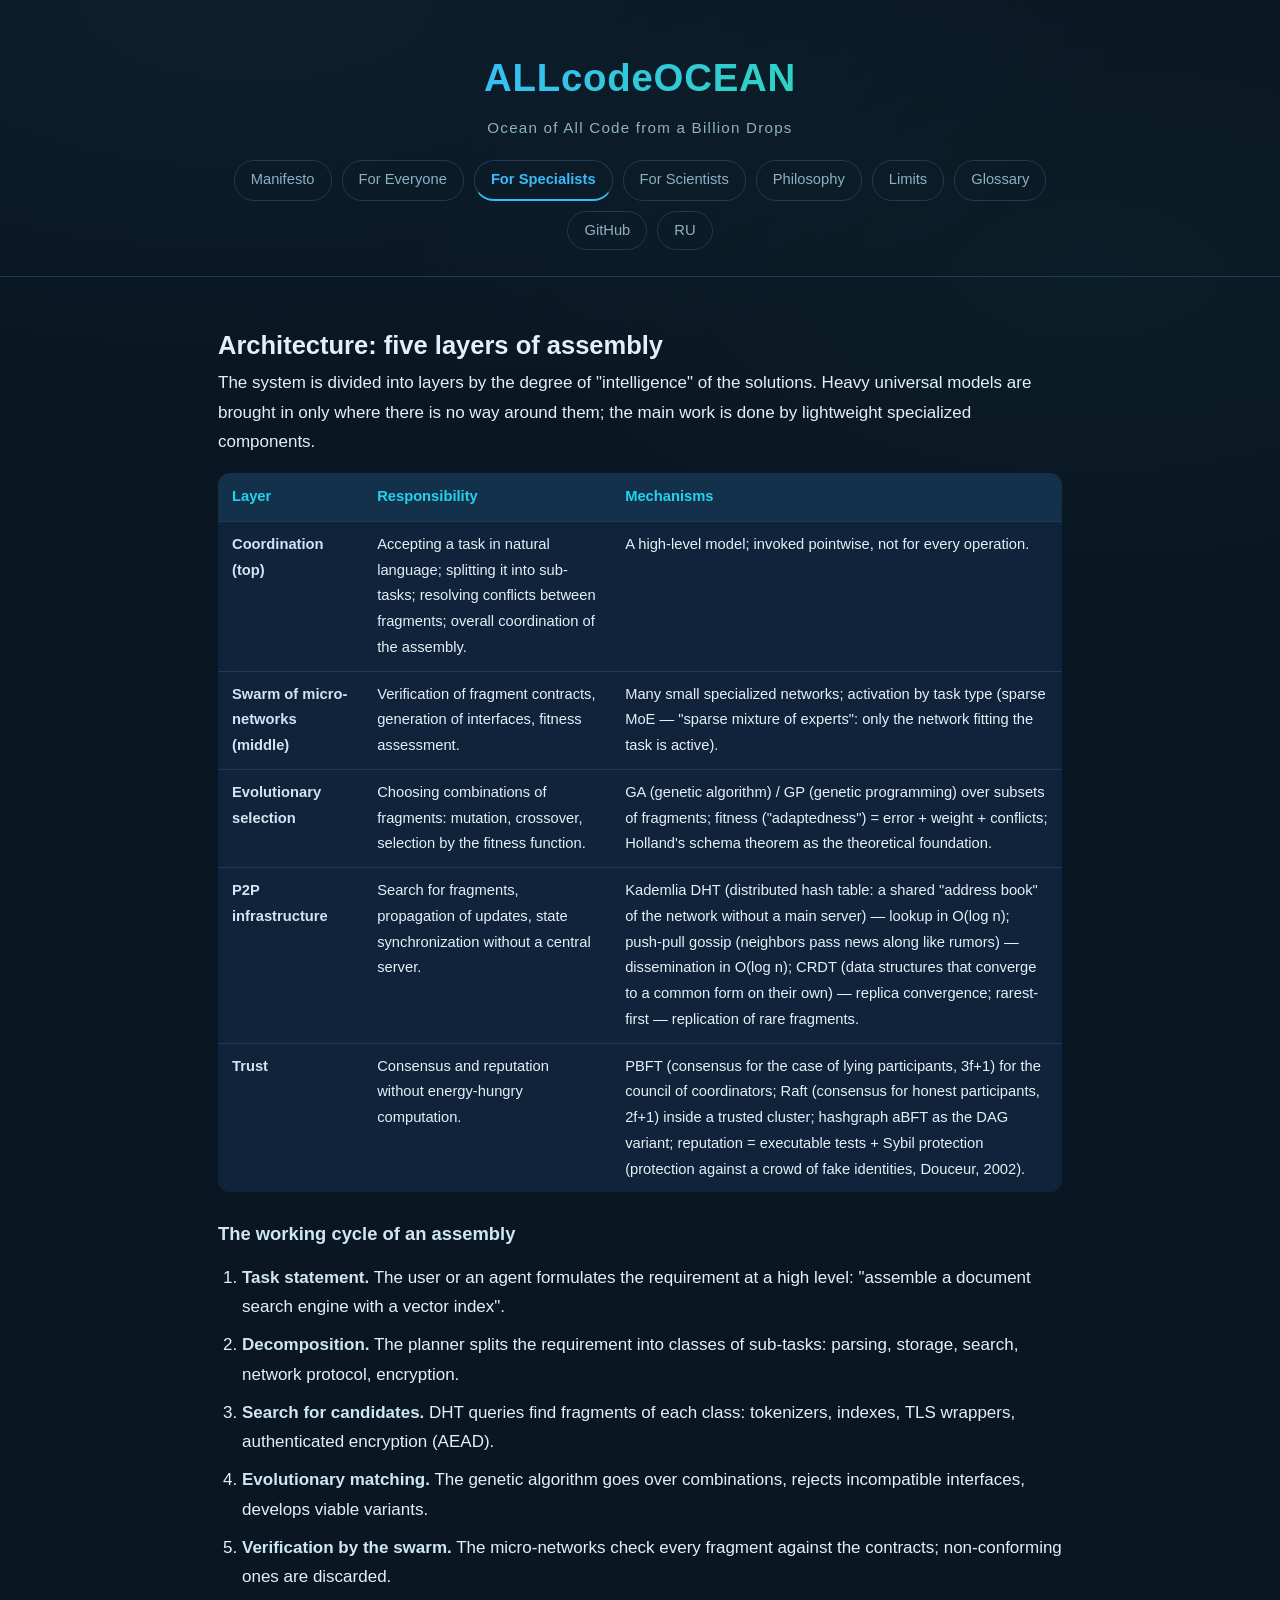
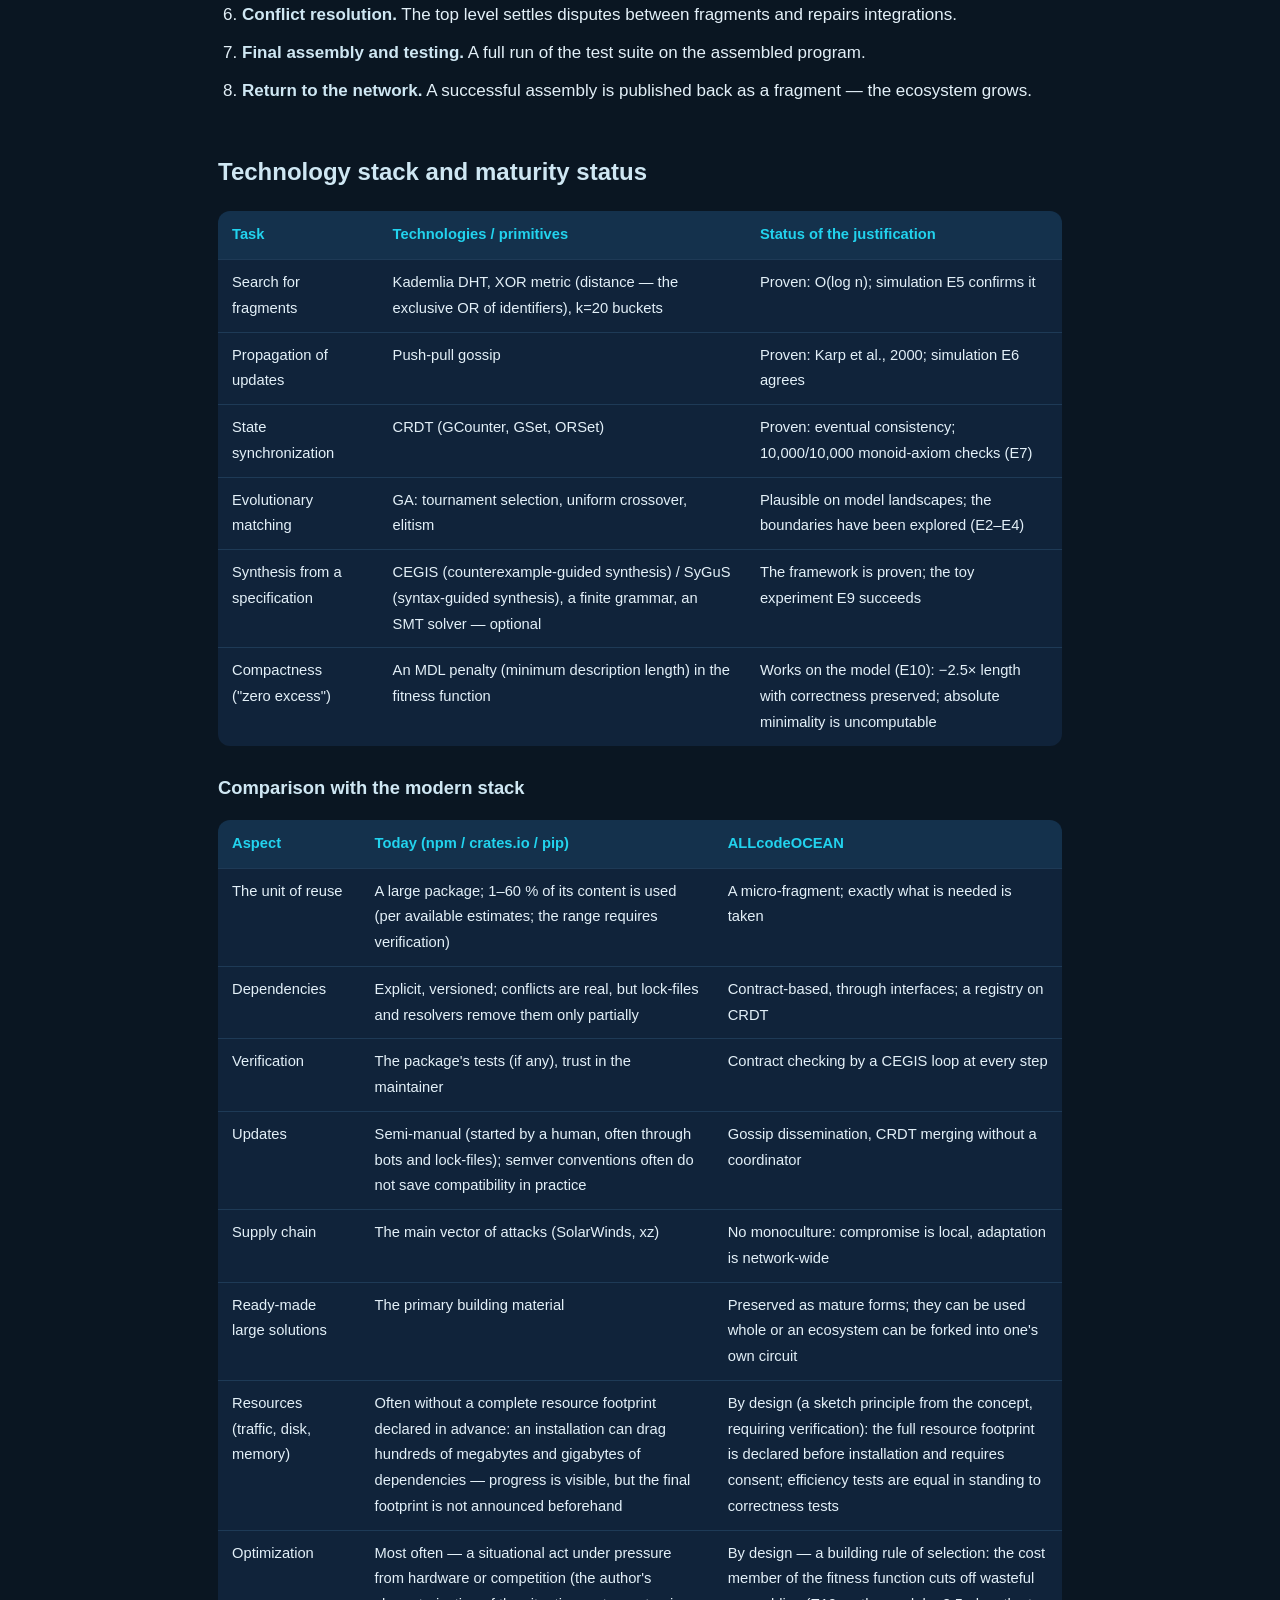
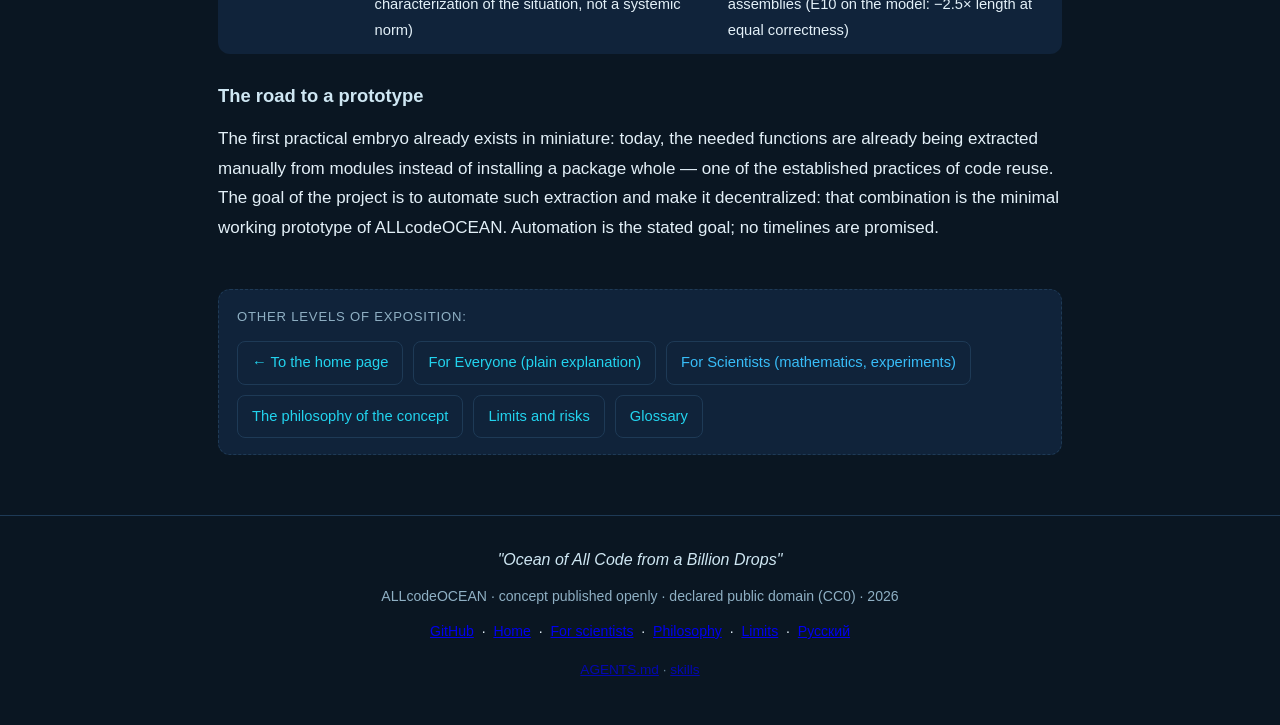
<file: en/specialists.html>
<!DOCTYPE html>
<html lang="en">
<head>
<meta charset="UTF-8">
<meta name="viewport" content="width=device-width, initial-scale=1.0">
<title>ALLcodeOCEAN — For Specialists</title>
<meta name="description" content="The architecture of ALLcodeOCEAN: assembly layers, the working process, the technology stack and a comparison with the modern development stack.">
<meta name="theme-color" content="#0a1622">
<link rel="icon" href="../favicon.svg" type="image/svg+xml">
<link rel="stylesheet" href="../assets/style.css">
<meta property="og:type" content="website">
<meta property="og:title" content="ALLcodeOCEAN — For Specialists">
<meta property="og:description" content="The architecture of ALLcodeOCEAN: assembly layers, the working process, the technology stack and a comparison with the modern development stack.">
<meta property="og:site_name" content="ALLcodeOCEAN">
<meta property="og:locale" content="en_US">
<meta property="og:image" content="https://dsconoiz.github.io/ALLcodeOCEAN/favicon.svg">
<meta property="og:url" content="https://dsconoiz.github.io/ALLcodeOCEAN/en/specialists.html">
<link rel="canonical" href="https://dsconoiz.github.io/ALLcodeOCEAN/en/specialists.html">
<meta name="twitter:card" content="summary">
<!-- Agent entry points: AGENTS.md + skills -->
<link rel="alternate" type="text/markdown" href="https://raw.githubusercontent.com/DScoNOIZ/ALLcodeOCEAN/main/AGENTS.md" title="AGENTS.md">
<link rel="alternate" type="text/markdown" href="https://raw.githubusercontent.com/DScoNOIZ/ALLcodeOCEAN/main/skills/allcodeocean/SKILL.md" title="ALLcodeOCEAN skill">
</head>
<body>

<header class="site">
  <div class="container">
    <h1 class="logo-h"><a class="logo" href="index.html">ALLcodeOCEAN</a></h1>
    <div class="logo-sub">Ocean of All Code from a Billion Drops</div>
    <nav class="main-nav" aria-label="Site sections">
      <a href="index.html">Manifesto</a>
      <a href="for-everyone.html">For Everyone</a>
      <a href="specialists.html" class="active" aria-current="page">For Specialists</a>
      <a href="scientists.html">For Scientists</a>
      <a href="philosophy.html">Philosophy</a>
      <a href="limits.html">Limits</a>
      <a href="glossary.html">Glossary</a>
      <a href="https://github.com/DScoNOIZ/ALLcodeOCEAN" target="_blank" rel="noopener">GitHub</a>
      <a href="../index.html">RU</a>
    </nav>
  </div>
</header>

<main class="container">

<section id="architecture">
  <h1 class="section-title">Architecture: five layers of assembly</h1>
  <p>The system is divided into layers by the degree of "intelligence" of the solutions. Heavy universal models are brought in only where there is no way around them; the main work is done by lightweight specialized components.</p>
  <table class="data">
    <thead><tr><th>Layer</th><th>Responsibility</th><th>Mechanisms</th></tr></thead>
    <tbody>
      <tr>
        <td><strong>Coordination (top)</strong></td>
        <td>Accepting a task in natural language; splitting it into sub-tasks; resolving conflicts between fragments; overall coordination of the assembly.</td>
        <td>A high-level model; invoked pointwise, not for every operation.</td>
      </tr>
      <tr>
        <td><strong>Swarm of micro-networks (middle)</strong></td>
        <td>Verification of fragment contracts, generation of interfaces, fitness assessment.</td>
        <td>Many small specialized networks; activation by task type (sparse MoE — "sparse mixture of experts": only the network fitting the task is active).</td>
      </tr>
      <tr>
        <td><strong>Evolutionary selection</strong></td>
        <td>Choosing combinations of fragments: mutation, crossover, selection by the fitness function.</td>
        <td>GA (genetic algorithm) / GP (genetic programming) over subsets of fragments; fitness ("adaptedness") = error + weight + conflicts; Holland's schema theorem as the theoretical foundation.</td>
      </tr>
      <tr>
        <td><strong>P2P infrastructure</strong></td>
        <td>Search for fragments, propagation of updates, state synchronization without a central server.</td>
        <td>Kademlia DHT (distributed hash table: a shared "address book" of the network without a main server) — lookup in O(log n); push-pull gossip (neighbors pass news along like rumors) — dissemination in O(log n); CRDT (data structures that converge to a common form on their own) — replica convergence; rarest-first — replication of rare fragments.</td>
      </tr>
      <tr>
        <td><strong>Trust</strong></td>
        <td>Consensus and reputation without energy-hungry computation.</td>
        <td>PBFT (consensus for the case of lying participants, 3f+1) for the council of coordinators; Raft (consensus for honest participants, 2f+1) inside a trusted cluster; hashgraph aBFT as the DAG variant; reputation = executable tests + Sybil protection (protection against a crowd of fake identities, Douceur, 2002).</td>
      </tr>
    </tbody>
  </table>

  <h3 id="workflow">The working cycle of an assembly</h3>
  <ol class="list">
    <li><strong>Task statement.</strong> The user or an agent formulates the requirement at a high level: "assemble a document search engine with a vector index".</li>
    <li><strong>Decomposition.</strong> The planner splits the requirement into classes of sub-tasks: parsing, storage, search, network protocol, encryption.</li>
    <li><strong>Search for candidates.</strong> DHT queries find fragments of each class: tokenizers, indexes, TLS wrappers, authenticated encryption (AEAD).</li>
    <li><strong>Evolutionary matching.</strong> The genetic algorithm goes over combinations, rejects incompatible interfaces, develops viable variants.</li>
    <li><strong>Verification by the swarm.</strong> The micro-networks check every fragment against the contracts; non-conforming ones are discarded.</li>
    <li><strong>Conflict resolution.</strong> The top level settles disputes between fragments and repairs integrations.</li>
    <li><strong>Final assembly and testing.</strong> A full run of the test suite on the assembled program.</li>
    <li><strong>Return to the network.</strong> A successful assembly is published back as a fragment — the ecosystem grows.</li>
  </ol>
</section>

<section id="stack">
  <h2 class="section-title">Technology stack and maturity status</h2>
  <table class="data">
    <thead><tr><th>Task</th><th>Technologies / primitives</th><th>Status of the justification</th></tr></thead>
    <tbody>
      <tr><td>Search for fragments</td><td>Kademlia DHT, XOR metric (distance — the exclusive OR of identifiers), k=20 buckets</td><td>Proven: O(log n); simulation E5 confirms it</td></tr>
      <tr><td>Propagation of updates</td><td>Push-pull gossip</td><td>Proven: Karp et al., 2000; simulation E6 agrees</td></tr>
      <tr><td>State synchronization</td><td>CRDT (GCounter, GSet, ORSet)</td><td>Proven: eventual consistency; 10,000/10,000 monoid-axiom checks (E7)</td></tr>
      <tr><td>Evolutionary matching</td><td>GA: tournament selection, uniform crossover, elitism</td><td>Plausible on model landscapes; the boundaries have been explored (E2–E4)</td></tr>
      <tr><td>Synthesis from a specification</td><td>CEGIS (counterexample-guided synthesis) / SyGuS (syntax-guided synthesis), a finite grammar, an SMT solver — optional</td><td>The framework is proven; the toy experiment E9 succeeds</td></tr>
      <tr><td>Compactness ("zero excess")</td><td>An MDL penalty (minimum description length) in the fitness function</td><td>Works on the model (E10): −2.5× length with correctness preserved; absolute minimality is uncomputable</td></tr>    </tbody>
  </table>

  <h3 id="comparison">Comparison with the modern stack</h3>
  <table class="data">
    <thead><tr><th>Aspect</th><th>Today (npm / crates.io / pip)</th><th>ALLcodeOCEAN</th></tr></thead>
    <tbody>
      <tr><td>The unit of reuse</td><td>A large package; 1–60 % of its content is used (per available estimates; the range requires verification)</td><td>A micro-fragment; exactly what is needed is taken</td></tr>
      <tr><td>Dependencies</td><td>Explicit, versioned; conflicts are real, but lock-files and resolvers remove them only partially</td><td>Contract-based, through interfaces; a registry on CRDT</td></tr>
      <tr><td>Verification</td><td>The package's tests (if any), trust in the maintainer</td><td>Contract checking by a CEGIS loop at every step</td></tr>
      <tr><td>Updates</td><td>Semi-manual (started by a human, often through bots and lock-files); semver conventions often do not save compatibility in practice</td><td>Gossip dissemination, CRDT merging without a coordinator</td></tr>
      <tr><td>Supply chain</td><td>The main vector of attacks (SolarWinds, xz)</td><td>No monoculture: compromise is local, adaptation is network-wide</td></tr>
      <tr><td>Ready-made large solutions</td><td>The primary building material</td><td>Preserved as mature forms; they can be used whole or an ecosystem can be forked into one's own circuit</td></tr>
      <tr><td>Resources (traffic, disk, memory)</td><td>Often without a complete resource footprint declared in advance: an installation can drag hundreds of megabytes and gigabytes of dependencies — progress is visible, but the final footprint is not announced beforehand</td><td>By design (a sketch principle from the concept, requiring verification): the full resource footprint is declared before installation and requires consent; efficiency tests are equal in standing to correctness tests</td></tr>
      <tr><td>Optimization</td><td>Most often — a situational act under pressure from hardware or competition (the author's characterization of the situation, not a systemic norm)</td><td>By design — a building rule of selection: the cost member of the fitness function cuts off wasteful assemblies (E10 on the model: −2.5× length at equal correctness)</td></tr>    </tbody>
  </table>

  <h3 id="prototype">The road to a prototype</h3>
  <p>The first practical embryo already exists in miniature: today, the needed functions are already being extracted manually from modules instead of installing a package whole — one of the established practices of code reuse. The goal of the project is to automate such extraction and make it decentralized: that combination is the minimal working prototype of ALLcodeOCEAN. Automation is the stated goal; no timelines are promised.</p>
</section>

<section id="next">
  <div class="level-links">
    <span class="lbl">Other levels of exposition:</span>
    <a href="index.html">← To the home page</a>
    <a href="for-everyone.html">For Everyone (plain explanation)</a>
    <a class="lv3" href="scientists.html">For Scientists (mathematics, experiments)</a>
    <a href="philosophy.html">The philosophy of the concept</a>
    <a href="limits.html">Limits and risks</a>
    <a href="glossary.html">Glossary</a>
  </div>
</section>

</main>

<footer class="site">
  <div class="container">
    <div class="slogan">"Ocean of All Code from a Billion Drops"</div>
    <div>ALLcodeOCEAN · concept published openly · declared public domain (CC0) · 2026</div>
    <p style="margin-top:10px;">
      <a href="https://github.com/DScoNOIZ/ALLcodeOCEAN" target="_blank" rel="noopener">GitHub</a>
      &nbsp;·&nbsp;
      <a href="index.html">Home</a>
      &nbsp;·&nbsp;
      <a href="scientists.html">For scientists</a>
      &nbsp;·&nbsp;
      <a href="philosophy.html">Philosophy</a>
      &nbsp;·&nbsp;
      <a href="limits.html">Limits</a>
      &nbsp;·&nbsp;
      <a href="../index.html">Русский</a>
    </p>
    <div style="margin-top:.6rem;font-size:.85rem;opacity:.7">
      <a href="https://github.com/DScoNOIZ/ALLcodeOCEAN/blob/main/AGENTS.md">AGENTS.md</a>
      · <a href="https://github.com/DScoNOIZ/ALLcodeOCEAN/tree/main/skills">skills</a>
    </div>
  </div>
</footer>

</body>
</html>
</file>
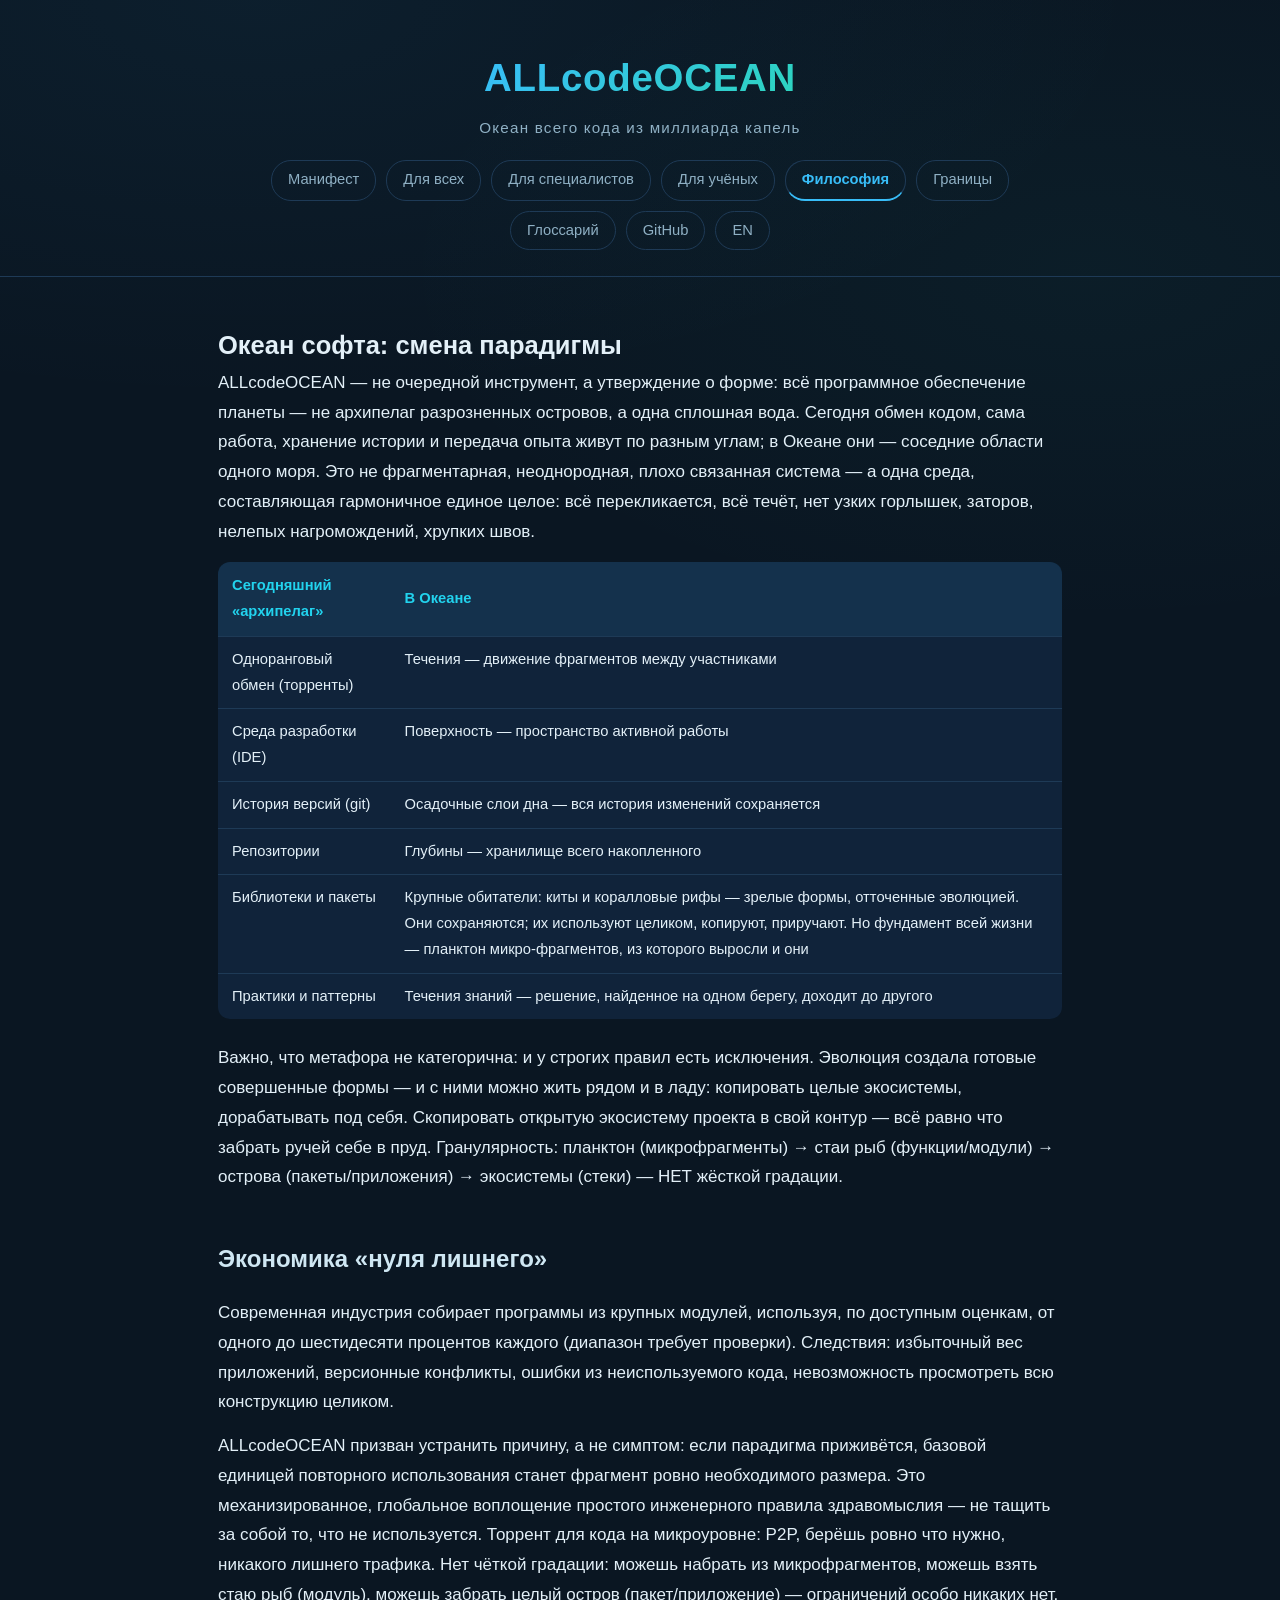
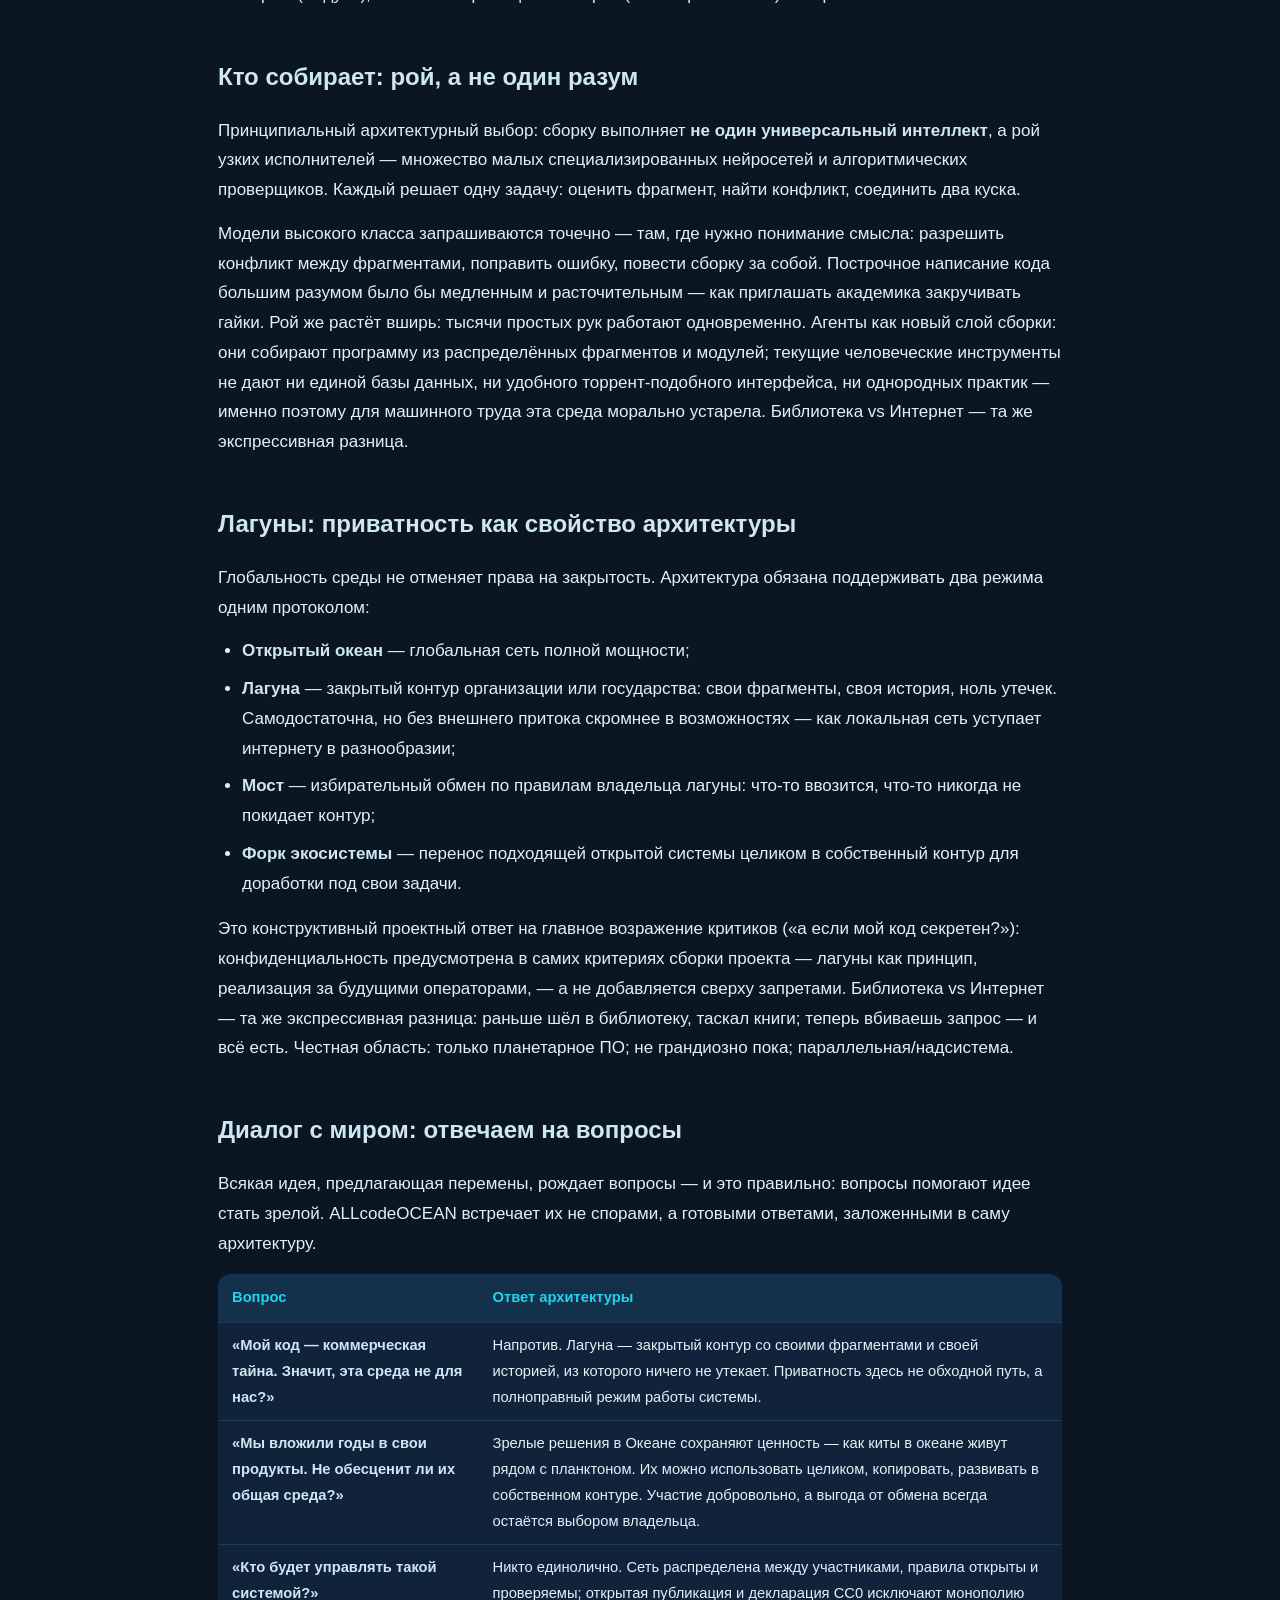
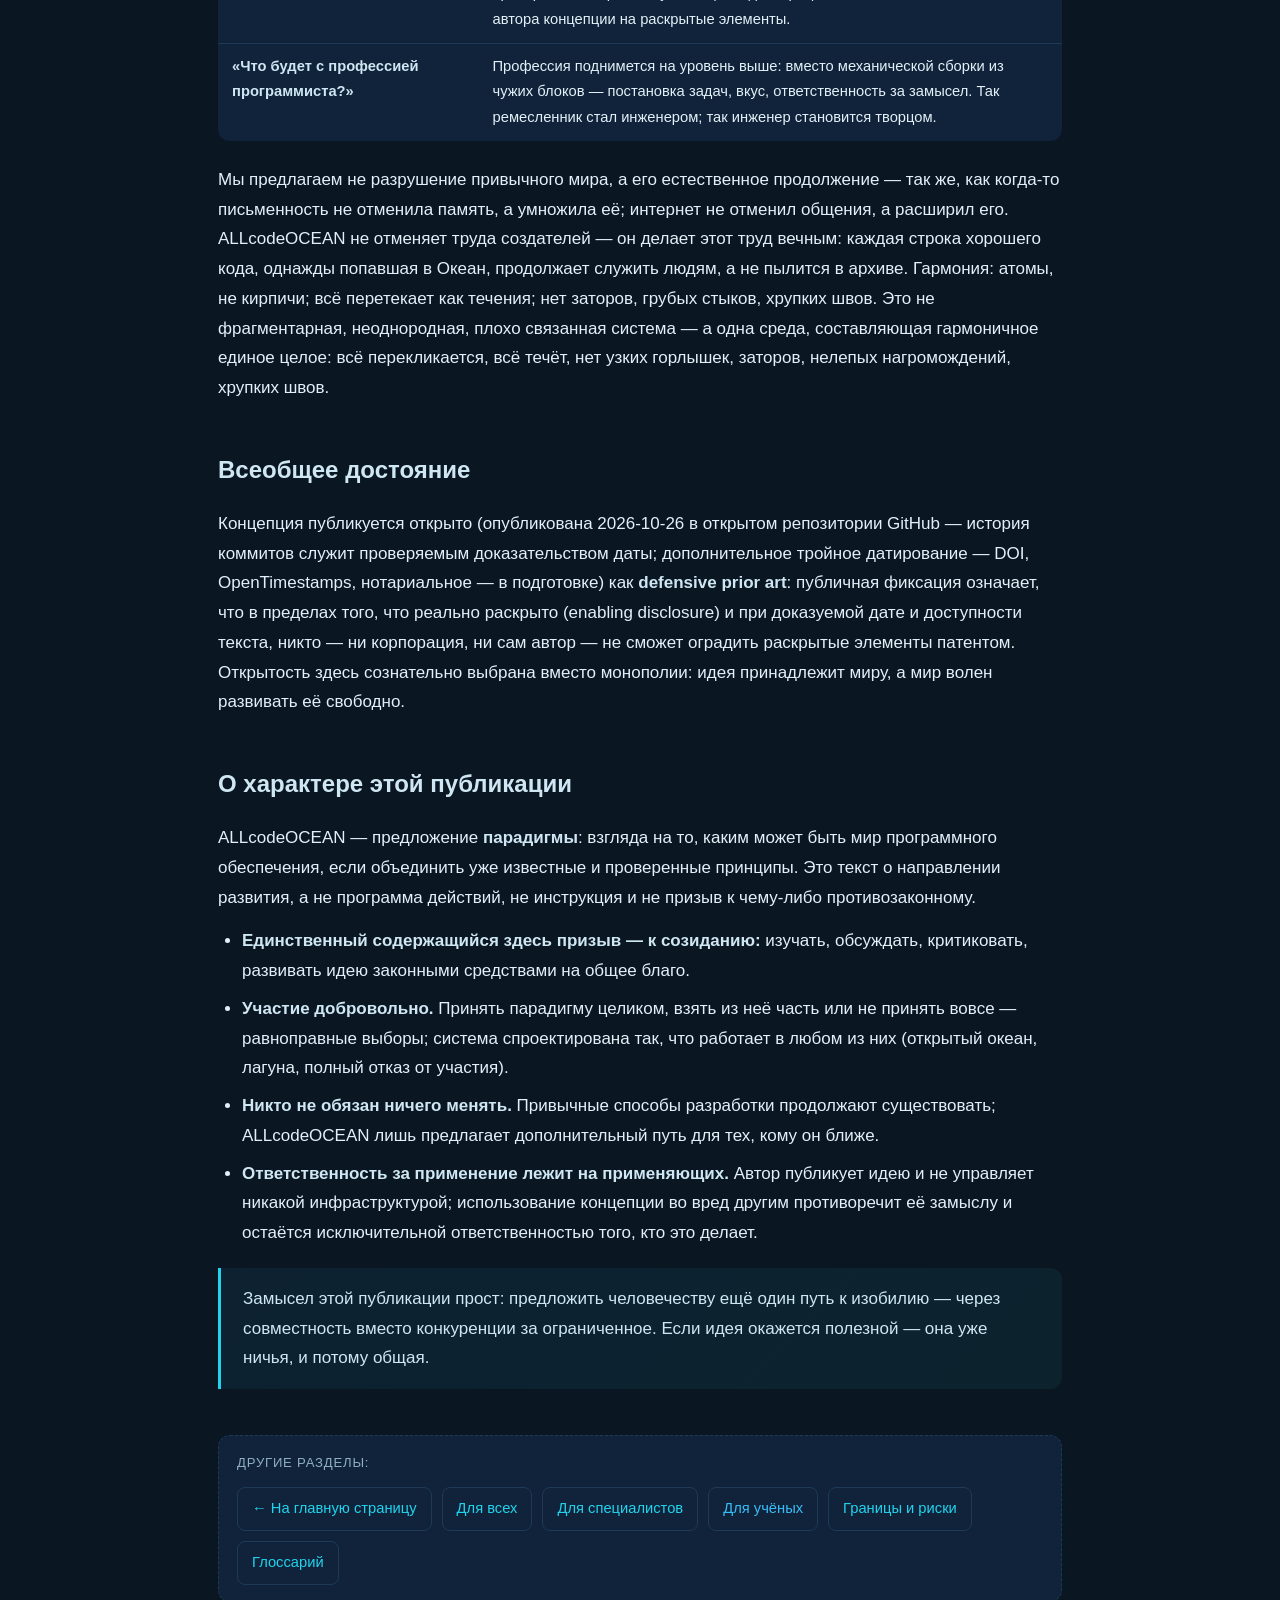
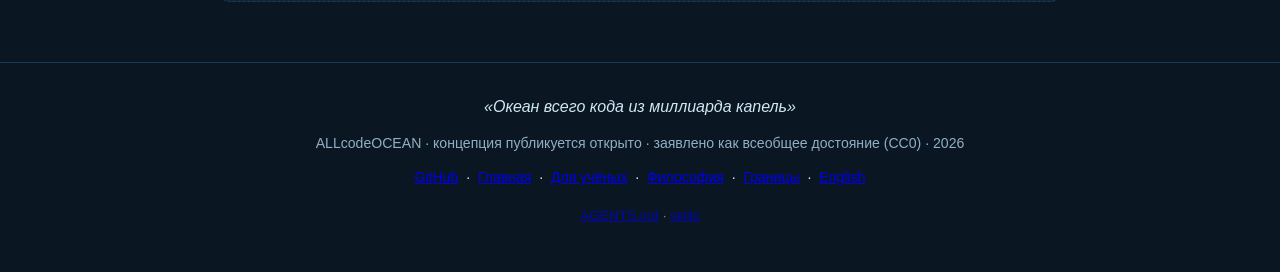
<file: ru/filosofiya.html>
<!DOCTYPE html>
<html lang="ru">
<head>
<meta charset="UTF-8">
<meta name="viewport" content="width=device-width, initial-scale=1.0">
<title>ALLcodeOCEAN — Философия концепции</title>
<meta name="description" content="Философский слой ALLcodeOCEAN: Океан как среда — всё ПО планеты не архипелаг, а сплошная вода. Лагуны, «ноль лишнего», рой агентов, правовое положение.">
<meta name="theme-color" content="#0a1622">
<link rel="icon" href="../favicon.svg" type="image/svg+xml">
<link rel="stylesheet" href="../assets/style.css">
<meta property="og:type" content="website">
<meta property="og:title" content="ALLcodeOCEAN — Философия концепции">
<meta property="og:description" content="Философский слой ALLcodeOCEAN: Океан как среда — всё ПО планеты не архипелаг, а сплошная вода. Лагуны, «ноль лишнего», рой агентов, правовое положение.">
<meta property="og:site_name" content="ALLcodeOCEAN">
<meta property="og:locale" content="ru_RU">
<meta property="og:image" content="https://dsconoiz.github.io/ALLcodeOCEAN/favicon.svg">
<meta property="og:url" content="https://dsconoiz.github.io/ALLcodeOCEAN/ru/filosofiya.html">
<link rel="canonical" href="https://dsconoiz.github.io/ALLcodeOCEAN/ru/filosofiya.html">
<meta name="twitter:card" content="summary">
</head>
<body>

<header class="site">
  <div class="container">
    <h1 class="logo-h"><a class="logo" href="../index.html">ALLcodeOCEAN</a></h1>
    <div class="logo-sub">Океан всего кода из миллиарда капель</div>
    <nav class="main-nav" aria-label="Разделы сайта">
      <a href="../index.html">Манифест</a>
      <a href="vsem.html">Для всех</a>
      <a href="specialistam.html">Для специалистов</a>
      <a href="uchenym.html">Для учёных</a>
      <a href="filosofiya.html" class="active" aria-current="page">Философия</a>
      <a href="limits.html">Границы</a>
      <a href="glossary.html">Глоссарий</a>
      <a href="https://github.com/DScoNOIZ/ALLcodeOCEAN" target="_blank" rel="noopener">GitHub</a>
      <a href="../en/index.html">EN</a>
    </nav>
  </div>
</header>

<main class="container">

<section id="ocean">
  <h1 class="section-title">Океан софта: смена парадигмы</h1>
  <p>ALLcodeOCEAN — не очередной инструмент, а утверждение о форме: всё программное обеспечение планеты — не архипелаг разрозненных островов, а одна сплошная вода. Сегодня обмен кодом, сама работа, хранение истории и передача опыта живут по разным углам; в Океане они — соседние области одного моря. Это не фрагментарная, неоднородная, плохо связанная система — а одна среда, составляющая гармоничное единое целое: всё перекликается, всё течёт, нет узких горлышек, заторов, нелепых нагромождений, хрупких швов.</p>
  <table class="data">
    <thead><tr><th>Сегодняшний «архипелаг»</th><th>В Океане</th></tr></thead>
    <tbody>
      <tr><td>Одноранговый обмен (торренты)</td><td>Течения — движение фрагментов между участниками</td></tr>
      <tr><td>Среда разработки (IDE)</td><td>Поверхность — пространство активной работы</td></tr>
      <tr><td>История версий (git)</td><td>Осадочные слои дна — вся история изменений сохраняется</td></tr>
      <tr><td>Репозитории</td><td>Глубины — хранилище всего накопленного</td></tr>
      <tr><td>Библиотеки и пакеты</td><td>Крупные обитатели: киты и коралловые рифы — зрелые формы, отточенные эволюцией. Они сохраняются; их используют целиком, копируют, приручают. Но фундамент всей жизни — планктон микро-фрагментов, из которого выросли и они</td></tr>
      <tr><td>Практики и паттерны</td><td>Течения знаний — решение, найденное на одном берегу, доходит до другого</td></tr>
    </tbody>
  </table>
  <p>Важно, что метафора не категорична: и у строгих правил есть исключения. Эволюция создала готовые совершенные формы — и с ними можно жить рядом и в ладу: копировать целые экосистемы, дорабатывать под себя. Скопировать открытую экосистему проекта в свой контур — всё равно что забрать ручей себе в пруд. Гранулярность: планктон (микрофрагменты) → стаи рыб (функции/модули) → острова (пакеты/приложения) → экосистемы (стеки) — НЕТ жёсткой градации.</p>
</section>

<section id="govnocod">
  <h2 class="section-title">Экономика «нуля лишнего»</h2>
  <p>Современная индустрия собирает программы из крупных модулей, используя, по доступным оценкам, от одного до шестидесяти процентов каждого (диапазон требует проверки). Следствия: избыточный вес приложений, версионные конфликты, ошибки из неиспользуемого кода, невозможность просмотреть всю конструкцию целиком.</p>
  <p>ALLcodeOCEAN призван устранить причину, а не симптом: если парадигма приживётся, базовой единицей повторного использования станет фрагмент ровно необходимого размера. Это механизированное, глобальное воплощение простого инженерного правила здравомыслия — не тащить за собой то, что не используется. Торрент для кода на микроуровне: P2P, берёшь ровно что нужно, никакого лишнего трафика. Нет чёткой градации: можешь набрать из микрофрагментов, можешь взять стаю рыб (модуль), можешь забрать целый остров (пакет/приложение) — ограничений особо никаких нет.</p>
</section>

<section id="swarm-asi">
  <h2 class="section-title">Кто собирает: рой, а не один разум</h2>
  <p>Принципиальный архитектурный выбор: сборку выполняет <strong>не один универсальный интеллект</strong>, а рой узких исполнителей — множество малых специализированных нейросетей и алгоритмических проверщиков. Каждый решает одну задачу: оценить фрагмент, найти конфликт, соединить два куска.</p>
  <p>Модели высокого класса запрашиваются точечно — там, где нужно понимание смысла: разрешить конфликт между фрагментами, поправить ошибку, повести сборку за собой. Построчное написание кода большим разумом было бы медленным и расточительным — как приглашать академика закручивать гайки. Рой же растёт вширь: тысячи простых рук работают одновременно. Агенты как новый слой сборки: они собирают программу из распределённых фрагментов и модулей; текущие человеческие инструменты не дают ни единой базы данных, ни удобного торрент-подобного интерфейса, ни однородных практик — именно поэтому для машинного труда эта среда морально устарела. Библиотека vs Интернет — та же экспрессивная разница.</p>
</section>

<section id="lagoons">
  <h2 class="section-title">Лагуны: приватность как свойство архитектуры</h2>
  <p>Глобальность среды не отменяет права на закрытость. Архитектура обязана поддерживать два режима одним протоколом:</p>
  <ul class="list">
    <li><strong>Открытый океан</strong> — глобальная сеть полной мощности;</li>
    <li><strong>Лагуна</strong> — закрытый контур организации или государства: свои фрагменты, своя история, ноль утечек. Самодостаточна, но без внешнего притока скромнее в возможностях — как локальная сеть уступает интернету в разнообразии;</li>
    <li><strong>Мост</strong> — избирательный обмен по правилам владельца лагуны: что-то ввозится, что-то никогда не покидает контур;</li>
    <li><strong>Форк экосистемы</strong> — перенос подходящей открытой системы целиком в собственный контур для доработки под свои задачи.</li>
  </ul>
  <p>Это конструктивный проектный ответ на главное возражение критиков («а если мой код секретен?»): конфиденциальность предусмотрена в самих критериях сборки проекта — лагуны как принцип, реализация за будущими операторами, — а не добавляется сверху запретами. Библиотека vs Интернет — та же экспрессивная разница: раньше шёл в библиотеку, таскал книги; теперь вбиваешь запрос — и всё есть. Честная область: только планетарное ПО; не грандиозно пока; параллельная/надсистема.</p>
</section>

<section id="resistance">
  <h2 class="section-title">Диалог с миром: отвечаем на вопросы</h2>
  <p>Всякая идея, предлагающая перемены, рождает вопросы — и это правильно: вопросы помогают идее стать зрелой. ALLcodeOCEAN встречает их не спорами, а готовыми ответами, заложенными в саму архитектуру.</p>
  <table class="data">
    <thead><tr><th>Вопрос</th><th>Ответ архитектуры</th></tr></thead>
    <tbody>
      <tr><td><strong>«Мой код — коммерческая тайна. Значит, эта среда не для нас?»</strong></td><td>Напротив. Лагуна — закрытый контур со своими фрагментами и своей историей, из которого ничего не утекает. Приватность здесь не обходной путь, а полноправный режим работы системы.</td></tr>
      <tr><td><strong>«Мы вложили годы в свои продукты. Не обесценит ли их общая среда?»</strong></td><td>Зрелые решения в Океане сохраняют ценность — как киты в океане живут рядом с планктоном. Их можно использовать целиком, копировать, развивать в собственном контуре. Участие добровольно, а выгода от обмена всегда остаётся выбором владельца.</td></tr>
      <tr><td><strong>«Кто будет управлять такой системой?»</strong></td><td>Никто единолично. Сеть распределена между участниками, правила открыты и проверяемы; открытая публикация и декларация CC0 исключают монополию автора концепции на раскрытые элементы.</td></tr>
      <tr><td><strong>«Что будет с профессией программиста?»</strong></td><td>Профессия поднимется на уровень выше: вместо механической сборки из чужих блоков — постановка задач, вкус, ответственность за замысел. Так ремесленник стал инженером; так инженер становится творцом.</td></tr>
    </tbody>
  </table>
  <p>Мы предлагаем не разрушение привычного мира, а его естественное продолжение — так же, как когда-то письменность не отменила память, а умножила её; интернет не отменил общения, а расширил его. ALLcodeOCEAN не отменяет труда создателей — он делает этот труд вечным: каждая строка хорошего кода, однажды попавшая в Океан, продолжает служить людям, а не пылится в архиве. Гармония: атомы, не кирпичи; всё перетекает как течения; нет заторов, грубых стыков, хрупких швов. Это не фрагментарная, неоднородная, плохо связанная система — а одна среда, составляющая гармоничное единое целое: всё перекликается, всё течёт, нет узких горлышек, заторов, нелепых нагромождений, хрупких швов.</p>
</section>

<section id="common">
  <h2 class="section-title">Всеобщее достояние</h2>
  <p>Концепция публикуется открыто (опубликована 2026-10-26 в открытом репозитории GitHub — история коммитов служит проверяемым доказательством даты; дополнительное тройное датирование — DOI, OpenTimestamps, нотариальное — в подготовке) как <strong>defensive prior art</strong>: публичная фиксация означает, что в пределах того, что реально раскрыто (enabling disclosure) и при доказуемой дате и доступности текста, никто — ни корпорация, ни сам автор — не сможет оградить раскрытые элементы патентом. Открытость здесь сознательно выбрана вместо монополии: идея принадлежит миру, а мир волен развивать её свободно.</p>
</section>

<section id="character">
  <h2 class="section-title">О характере этой публикации</h2>
  <p>ALLcodeOCEAN — предложение <strong>парадигмы</strong>: взгляда на то, каким может быть мир программного обеспечения, если объединить уже известные и проверенные принципы. Это текст о направлении развития, а не программа действий, не инструкция и не призыв к чему-либо противозаконному.</p>
  <ul class="list">
    <li><strong>Единственный содержащийся здесь призыв — к созиданию:</strong> изучать, обсуждать, критиковать, развивать идею законными средствами на общее благо.</li>
    <li><strong>Участие добровольно.</strong> Принять парадигму целиком, взять из неё часть или не принять вовсе — равноправные выборы; система спроектирована так, что работает в любом из них (открытый океан, лагуна, полный отказ от участия).</li>
    <li><strong>Никто не обязан ничего менять.</strong> Привычные способы разработки продолжают существовать; ALLcodeOCEAN лишь предлагает дополнительный путь для тех, кому он ближе.</li>
    <li><strong>Ответственность за применение лежит на применяющих.</strong> Автор публикует идею и не управляет никакой инфраструктурой; использование концепции во вред другим противоречит её замыслу и остаётся исключительной ответственностью того, кто это делает.</li>
  </ul>
  <blockquote>Замысел этой публикации прост: предложить человечеству ещё один путь к изобилию — через совместность вместо конкуренции за ограниченное. Если идея окажется полезной — она уже ничья, и потому общая.</blockquote>
</section>

<section id="next">
  <div class="level-links">
    <span class="lbl">Другие разделы:</span>
    <a href="../index.html">← На главную страницу</a>
    <a href="vsem.html">Для всех</a>
    <a href="specialistam.html">Для специалистов</a>
    <a class="lv3" href="uchenym.html">Для учёных</a>
    <a href="limits.html">Границы и риски</a>
    <a href="glossary.html">Глоссарий</a>
  </div>
</section>

</main>

<footer class="site">
  <div class="container">
    <div class="slogan">«Океан всего кода из миллиарда капель»</div>
    <div>ALLcodeOCEAN · концепция публикуется открыто · заявлено как всеобщее достояние (CC0) · 2026</div>
    <p style="margin-top:10px;">
      <a href="https://github.com/DScoNOIZ/ALLcodeOCEAN" target="_blank" rel="noopener">GitHub</a>
      &nbsp;·&nbsp;
      <a href="../index.html">Главная</a>
      &nbsp;·&nbsp;
      <a href="uchenym.html">Для учёных</a>
      &nbsp;·&nbsp;
      <a href="filosofiya.html">Философия</a>
      &nbsp;·&nbsp;
      <a href="limits.html">Границы</a>
      &nbsp;·&nbsp;
      <a href="../en/index.html">English</a>
    </p>
    <div style="margin-top:.6rem;font-size:.85rem;opacity:.7">
      <a href="https://github.com/DScoNOIZ/ALLcodeOCEAN/blob/main/AGENTS.md">AGENTS.md</a>
      · <a href="https://github.com/DScoNOIZ/ALLcodeOCEAN/tree/main/skills">skills</a>
    </div>
  </div>
</footer>

</body>
</html>
</file>
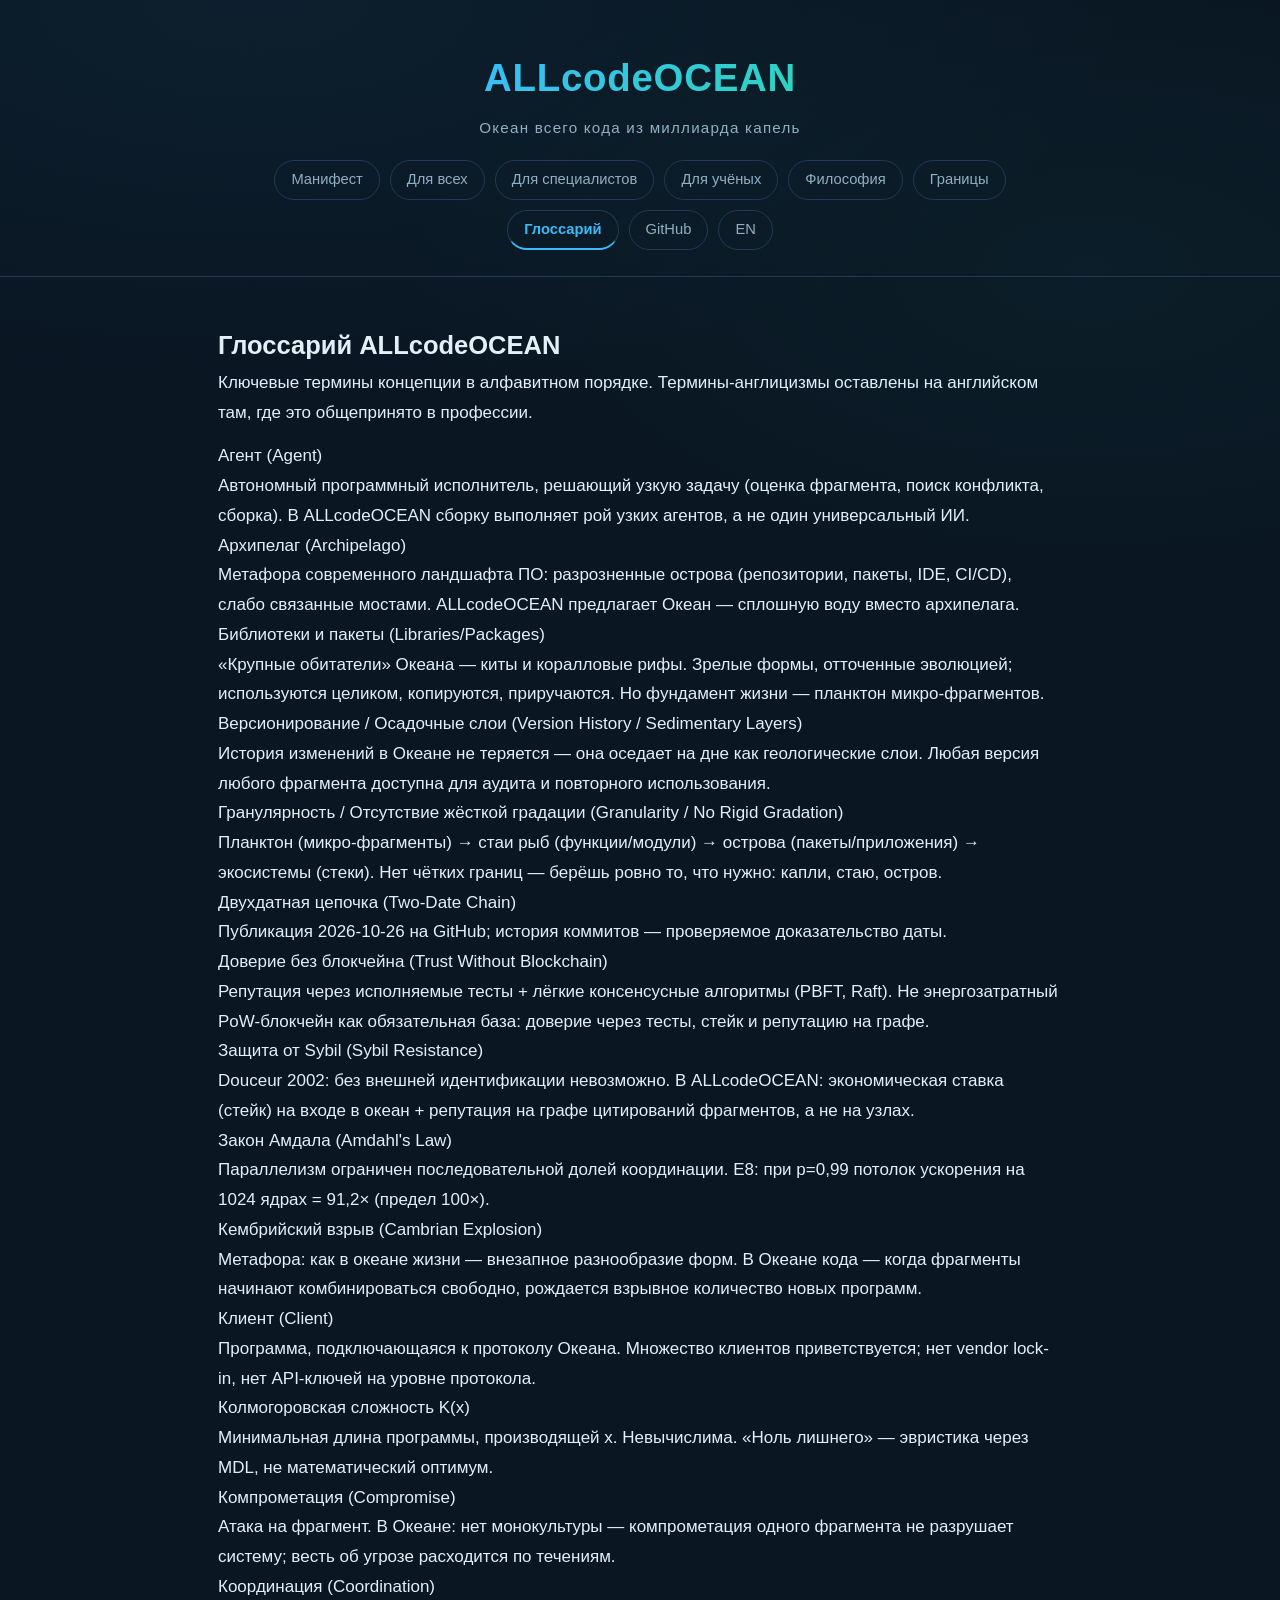
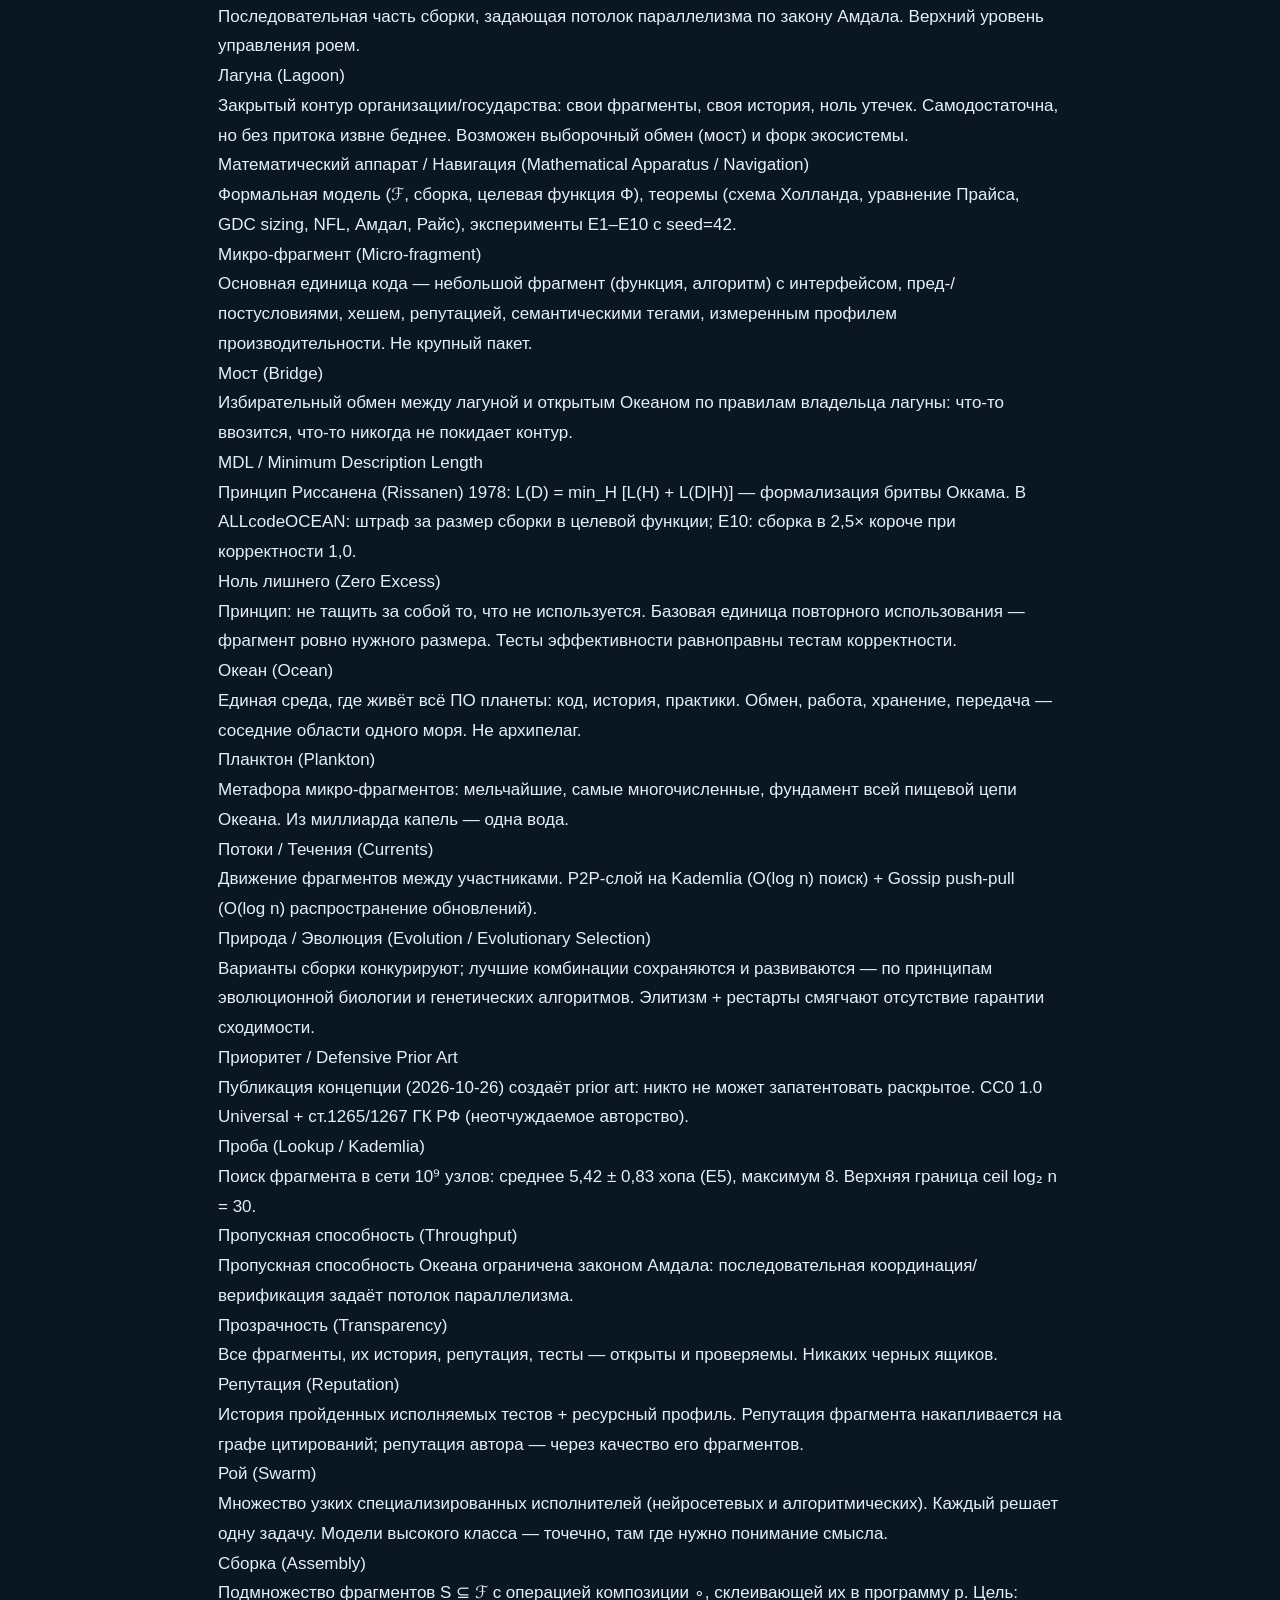
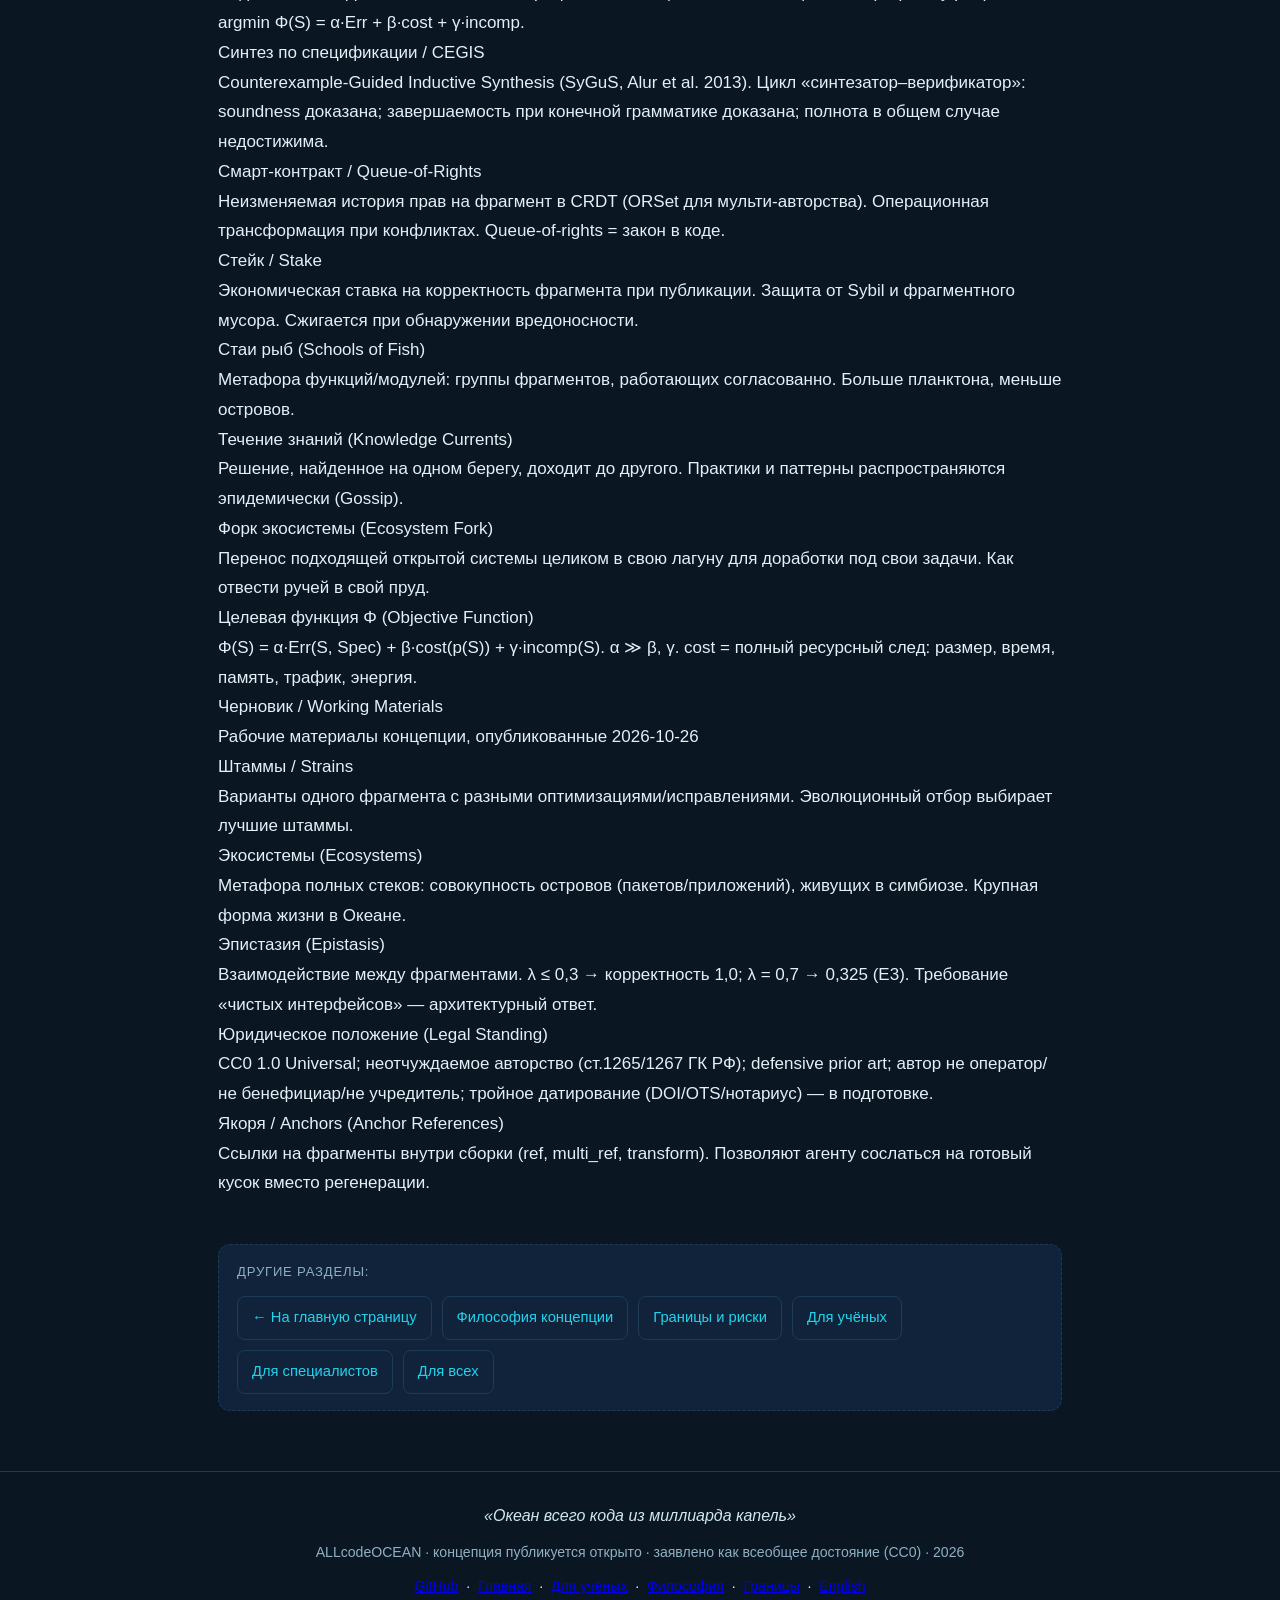
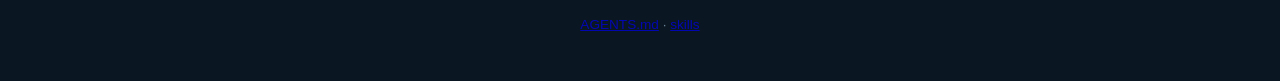
<file: ru/glossary.html>
<!DOCTYPE html>
<html lang="ru">
<head>
<meta charset="UTF-8">
<meta name="viewport" content="width=device-width, initial-scale=1.0">
<title>ALLcodeOCEAN — Глоссарий</title>
<meta name="description" content="Глоссарий ALLcodeOCEAN: ключевые термины Океана кода — фрагменты, лагуны, рой, планктон, queue-of-rights, MDL, CEGIS, Kademlia, CRDT, Sybil, defensive prior art.">
<meta name="theme-color" content="#0a1622">
<link rel="icon" href="../favicon.svg" type="image/svg+xml">
<link rel="stylesheet" href="../assets/style.css">
<meta property="og:type" content="website">
<meta property="og:title" content="ALLcodeOCEAN — Глоссарий">
<meta property="og:description" content="Ключевые термины Океана кода: фрагменты, лагуны, рой, планктон, queue-of-rights, MDL, CEGIS, Kademlia, CRDT, Sybil, defensive prior art.">
<meta property="og:site_name" content="ALLcodeOCEAN">
<meta property="og:locale" content="ru_RU">
<meta property="og:image" content="https://dsconoiz.github.io/ALLcodeOCEAN/favicon.svg">
<meta property="og:url" content="https://dsconoiz.github.io/ALLcodeOCEAN/ru/glossary.html">
<link rel="canonical" href="https://dsconoiz.github.io/ALLcodeOCEAN/ru/glossary.html">
<meta name="twitter:card" content="summary">
</head>
<body>

<header class="site">
  <div class="container">
    <h1 class="logo-h"><a class="logo" href="../index.html">ALLcodeOCEAN</a></h1>
    <div class="logo-sub">Океан всего кода из миллиарда капель</div>
    <nav class="main-nav" aria-label="Разделы сайта">
      <a href="../index.html">Манифест</a>
      <a href="vsem.html">Для всех</a>
      <a href="specialistam.html">Для специалистов</a>
      <a href="uchenym.html">Для учёных</a>
      <a href="filosofiya.html">Философия</a>
      <a href="limits.html">Границы</a>
      <a href="glossary.html" class="active" aria-current="page">Глоссарий</a>
      <a href="https://github.com/DScoNOIZ/ALLcodeOCEAN" target="_blank" rel="noopener">GitHub</a>
      <a href="../en/index.html">EN</a>
    </nav>
  </div>
</header>

<main class="container">

<section id="glossary">
  <h1 class="section-title">Глоссарий ALLcodeOCEAN</h1>
  <p>Ключевые термины концепции в алфавитном порядке. Термины-англицизмы оставлены на английском там, где это общепринято в профессии.</p>

  <dl class="glossary">
    <dt>Агент (Agent)</dt>
    <dd>Автономный программный исполнитель, решающий узкую задачу (оценка фрагмента, поиск конфликта, сборка). В ALLcodeOCEAN сборку выполняет рой узких агентов, а не один универсальный ИИ.</dd>

    <dt>Архипелаг (Archipelago)</dt>
    <dd>Метафора современного ландшафта ПО: разрозненные острова (репозитории, пакеты, IDE, CI/CD), слабо связанные мостами. ALLcodeOCEAN предлагает Океан — сплошную воду вместо архипелага.</dd>

    <dt>Библиотеки и пакеты (Libraries/Packages)</dt>
    <dd>«Крупные обитатели» Океана — киты и коралловые рифы. Зрелые формы, отточенные эволюцией; используются целиком, копируются, приручаются. Но фундамент жизни — планктон микро-фрагментов.</dd>

    <dt>Версионирование / Осадочные слои (Version History / Sedimentary Layers)</dt>
    <dd>История изменений в Океане не теряется — она оседает на дне как геологические слои. Любая версия любого фрагмента доступна для аудита и повторного использования.</dd>

    <dt>Гранулярность / Отсутствие жёсткой градации (Granularity / No Rigid Gradation)</dt>
    <dd>Планктон (микро-фрагменты) → стаи рыб (функции/модули) → острова (пакеты/приложения) → экосистемы (стеки). Нет чётких границ — берёшь ровно то, что нужно: капли, стаю, остров.</dd>

    <dt>Двухдатная цепочка (Two-Date Chain)</dt>
    <dd>Публикация 2026-10-26 на GitHub; история коммитов — проверяемое доказательство даты.</dd>

    <dt>Доверие без блокчейна (Trust Without Blockchain)</dt>
    <dd>Репутация через исполняемые тесты + лёгкие консенсусные алгоритмы (PBFT, Raft). Не энергозатратный PoW-блокчейн как обязательная база: доверие через тесты, стейк и репутацию на графе.</dd>

    <dt>Защита от Sybil (Sybil Resistance)</dt>
    <dd>Douceur 2002: без внешней идентификации невозможно. В ALLcodeOCEAN: экономическая ставка (стейк) на входе в океан + репутация на графе цитирований фрагментов, а не на узлах.</dd>

    <dt>Закон Амдала (Amdahl's Law)</dt>
    <dd>Параллелизм ограничен последовательной долей координации. E8: при p=0,99 потолок ускорения на 1024 ядрах = 91,2× (предел 100×).</dd>

    <dt>Кембрийский взрыв (Cambrian Explosion)</dt>
    <dd>Метафора: как в океане жизни — внезапное разнообразие форм. В Океане кода — когда фрагменты начинают комбинироваться свободно, рождается взрывное количество новых программ.</dd>

    <dt>Клиент (Client)</dt>
    <dd>Программа, подключающаяся к протоколу Океана. Множество клиентов приветствуется; нет vendor lock-in, нет API-ключей на уровне протокола.</dd>

    <dt>Колмогоровская сложность K(x)</dt>
    <dd>Минимальная длина программы, производящей x. Невычислима. «Ноль лишнего» — эвристика через MDL, не математический оптимум.</dd>

    <dt>Компрометация (Compromise)</dt>
    <dd>Атака на фрагмент. В Океане: нет монокультуры — компрометация одного фрагмента не разрушает систему; весть об угрозе расходится по течениям.</dd>

    <dt>Координация (Coordination)</dt>
    <dd>Последовательная часть сборки, задающая потолок параллелизма по закону Амдала. Верхний уровень управления роем.</dd>

    <dt>Лагуна (Lagoon)</dt>
    <dd>Закрытый контур организации/государства: свои фрагменты, своя история, ноль утечек. Самодостаточна, но без притока извне беднее. Возможен выборочный обмен (мост) и форк экосистемы.</dd>

    <dt>Математический аппарат / Навигация (Mathematical Apparatus / Navigation)</dt>
    <dd>Формальная модель (ℱ, сборка, целевая функция Φ), теоремы (схема Холланда, уравнение Прайса, GDC sizing, NFL, Амдал, Райс), эксперименты E1–E10 с seed=42.</dd>

    <dt>Микро-фрагмент (Micro-fragment)</dt>
    <dd>Основная единица кода — небольшой фрагмент (функция, алгоритм) с интерфейсом, пред-/постусловиями, хешем, репутацией, семантическими тегами, измеренным профилем производительности. Не крупный пакет.</dd>

    <dt>Мост (Bridge)</dt>
    <dd>Избирательный обмен между лагуной и открытым Океаном по правилам владельца лагуны: что-то ввозится, что-то никогда не покидает контур.</dd>

    <dt>MDL / Minimum Description Length</dt>
    <dd>Принцип Риссанена (Rissanen) 1978: L(D) = min_H [L(H) + L(D|H)] — формализация бритвы Оккама. В ALLcodeOCEAN: штраф за размер сборки в целевой функции; E10: сборка в 2,5× короче при корректности 1,0.</dd>

    <dt>Ноль лишнего (Zero Excess)</dt>
    <dd>Принцип: не тащить за собой то, что не используется. Базовая единица повторного использования — фрагмент ровно нужного размера. Тесты эффективности равноправны тестам корректности.</dd>

    <dt>Океан (Ocean)</dt>
    <dd>Единая среда, где живёт всё ПО планеты: код, история, практики. Обмен, работа, хранение, передача — соседние области одного моря. Не архипелаг.</dd>

    <dt>Планктон (Plankton)</dt>
    <dd>Метафора микро-фрагментов: мельчайшие, самые многочисленные, фундамент всей пищевой цепи Океана. Из миллиарда капель — одна вода.</dd>

    <dt>Потоки / Течения (Currents)</dt>
    <dd>Движение фрагментов между участниками. P2P-слой на Kademlia (O(log n) поиск) + Gossip push-pull (O(log n) распространение обновлений).</dd>

    <dt>Природа / Эволюция (Evolution / Evolutionary Selection)</dt>
    <dd>Варианты сборки конкурируют; лучшие комбинации сохраняются и развиваются — по принципам эволюционной биологии и генетических алгоритмов. Элитизм + рестарты смягчают отсутствие гарантии сходимости.</dd>

    <dt>Приоритет / Defensive Prior Art</dt>
    <dd>Публикация концепции (2026-10-26) создаёт prior art: никто не может запатентовать раскрытое. CC0 1.0 Universal + ст.1265/1267 ГК РФ (неотчуждаемое авторство).</dd>

    <dt>Проба (Lookup / Kademlia)</dt>
    <dd>Поиск фрагмента в сети 10⁹ узлов: среднее 5,42 ± 0,83 хопа (E5), максимум 8. Верхняя граница ceil log₂ n = 30.</dd>

    <dt>Пропускная способность (Throughput)</dt>
    <dd>Пропускная способность Океана ограничена законом Амдала: последовательная координация/верификация задаёт потолок параллелизма.</dd>

    <dt>Прозрачность (Transparency)</dt>
    <dd>Все фрагменты, их история, репутация, тесты — открыты и проверяемы. Никаких черных ящиков.</dd>

    <dt>Репутация (Reputation)</dt>
    <dd>История пройденных исполняемых тестов + ресурсный профиль. Репутация фрагмента накапливается на графе цитирований; репутация автора — через качество его фрагментов.</dd>

    <dt>Рой (Swarm)</dt>
    <dd>Множество узких специализированных исполнителей (нейросетевых и алгоритмических). Каждый решает одну задачу. Модели высокого класса — точечно, там где нужно понимание смысла.</dd>

    <dt>Сборка (Assembly)</dt>
    <dd>Подмножество фрагментов S ⊆ ℱ с операцией композиции ∘, склеивающей их в программу p. Цель: argmin Φ(S) = α·Err + β·cost + γ·incomp.</dd>

    <dt>Синтез по спецификации / CEGIS</dt>
    <dd>Counterexample-Guided Inductive Synthesis (SyGuS, Alur et al. 2013). Цикл «синтезатор–верификатор»: soundness доказана; завершаемость при конечной грамматике доказана; полнота в общем случае недостижима.</dd>

    <dt>Смарт-контракт / Queue-of-Rights</dt>
    <dd>Неизменяемая история прав на фрагмент в CRDT (ORSet для мульти-авторства). Операционная трансформация при конфликтах. Queue-of-rights = закон в коде.</dd>

    <dt>Стейк / Stake</dt>
    <dd>Экономическая ставка на корректность фрагмента при публикации. Защита от Sybil и фрагментного мусора. Сжигается при обнаружении вредоносности.</dd>

    <dt>Стаи рыб (Schools of Fish)</dt>
    <dd>Метафора функций/модулей: группы фрагментов, работающих согласованно. Больше планктона, меньше островов.</dd>

    <dt>Течение знаний (Knowledge Currents)</dt>
    <dd>Решение, найденное на одном берегу, доходит до другого. Практики и паттерны распространяются эпидемически (Gossip).</dd>

    <dt>Форк экосистемы (Ecosystem Fork)</dt>
    <dd>Перенос подходящей открытой системы целиком в свою лагуну для доработки под свои задачи. Как отвести ручей в свой пруд.</dd>

    <dt>Целевая функция Φ (Objective Function)</dt>
    <dd>Φ(S) = α·Err(S, Spec) + β·cost(p(S)) + γ·incomp(S). α ≫ β, γ. cost = полный ресурсный след: размер, время, память, трафик, энергия.</dd>

    <dt>Черновик / Working Materials</dt>
    <dd>Рабочие материалы концепции, опубликованные 2026-10-26</dd>

    <dt>Штаммы / Strains</dt>
    <dd>Варианты одного фрагмента с разными оптимизациями/исправлениями. Эволюционный отбор выбирает лучшие штаммы.</dd>

    <dt>Экосистемы (Ecosystems)</dt>
    <dd>Метафора полных стеков: совокупность островов (пакетов/приложений), живущих в симбиозе. Крупная форма жизни в Океане.</dd>

    <dt>Эпистазия (Epistasis)</dt>
    <dd>Взаимодействие между фрагментами. λ ≤ 0,3 → корректность 1,0; λ = 0,7 → 0,325 (E3). Требование «чистых интерфейсов» — архитектурный ответ.</dd>

    <dt>Юридическое положение (Legal Standing)</dt>
    <dd>CC0 1.0 Universal; неотчуждаемое авторство (ст.1265/1267 ГК РФ); defensive prior art; автор не оператор/не бенефициар/не учредитель; тройное датирование (DOI/OTS/нотариус) — в подготовке.</dd>

    <dt>Якоря / Anchors (Anchor References)</dt>
    <dd>Ссылки на фрагменты внутри сборки (ref, multi_ref, transform). Позволяют агенту сослаться на готовый кусок вместо регенерации.</dd>
  </dl>
</section>

<section id="next">
  <div class="level-links">
    <span class="lbl">Другие разделы:</span>
    <a href="../index.html">← На главную страницу</a>
    <a href="filosofiya.html">Философия концепции</a>
    <a href="limits.html">Границы и риски</a>
    <a href="uchenym.html">Для учёных</a>
    <a href="specialistam.html">Для специалистов</a>
    <a href="vsem.html">Для всех</a>
  </div>
</section>

</main>

<footer class="site">
  <div class="container">
    <div class="slogan">«Океан всего кода из миллиарда капель»</div>
    <div>ALLcodeOCEAN · концепция публикуется открыто · заявлено как всеобщее достояние (CC0) · 2026</div>
    <p style="margin-top:10px;">
      <a href="https://github.com/DScoNOIZ/ALLcodeOCEAN" target="_blank" rel="noopener">GitHub</a>
      &nbsp;·&nbsp;
      <a href="../index.html">Главная</a>
      &nbsp;·&nbsp;
      <a href="uchenym.html">Для учёных</a>
      &nbsp;·&nbsp;
      <a href="filosofiya.html">Философия</a>
      &nbsp;·&nbsp;
      <a href="limits.html">Границы</a>
      &nbsp;·&nbsp;
      <a href="../en/index.html">English</a>
    </p>
    <div style="margin-top:.6rem;font-size:.85rem;opacity:.7">
      <a href="https://github.com/DScoNOIZ/ALLcodeOCEAN/blob/main/AGENTS.md">AGENTS.md</a>
      · <a href="https://github.com/DScoNOIZ/ALLcodeOCEAN/tree/main/skills">skills</a>
    </div>
  </div>
</footer>

<script>
  const io = new IntersectionObserver(entries => {
    entries.forEach(e => { if (e.isIntersecting) { e.target.classList.add('visible'); io.unobserve(e.target); } });
  }, { threshold: 0.06 });
  document.querySelectorAll('section').forEach(s => { s.style.opacity='0'; s.style.transform='translateY(14px)'; s.style.transition='opacity .6s ease, transform .6s ease'; io.observe(s); });
</script>
<style> section.visible { opacity: 1 !important; transform: none !important; } </style>
</body>
</html>
</file>
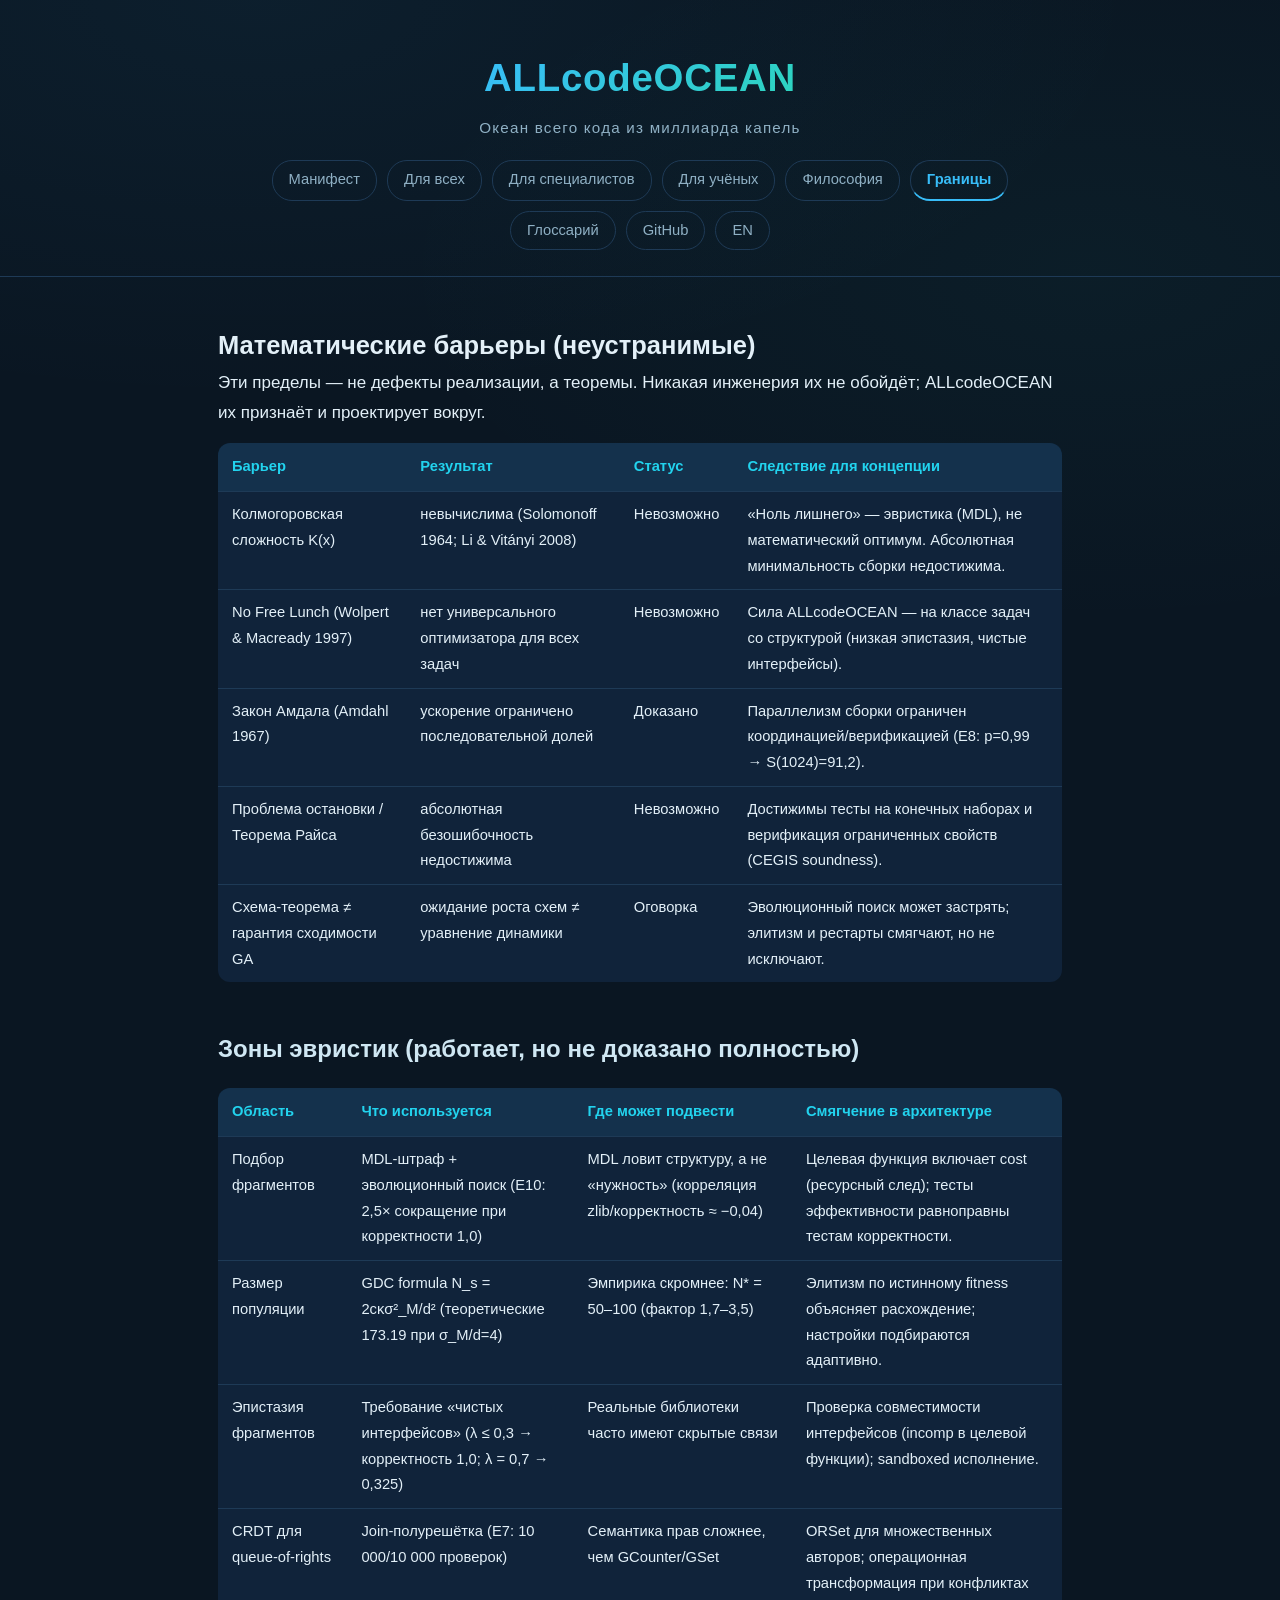
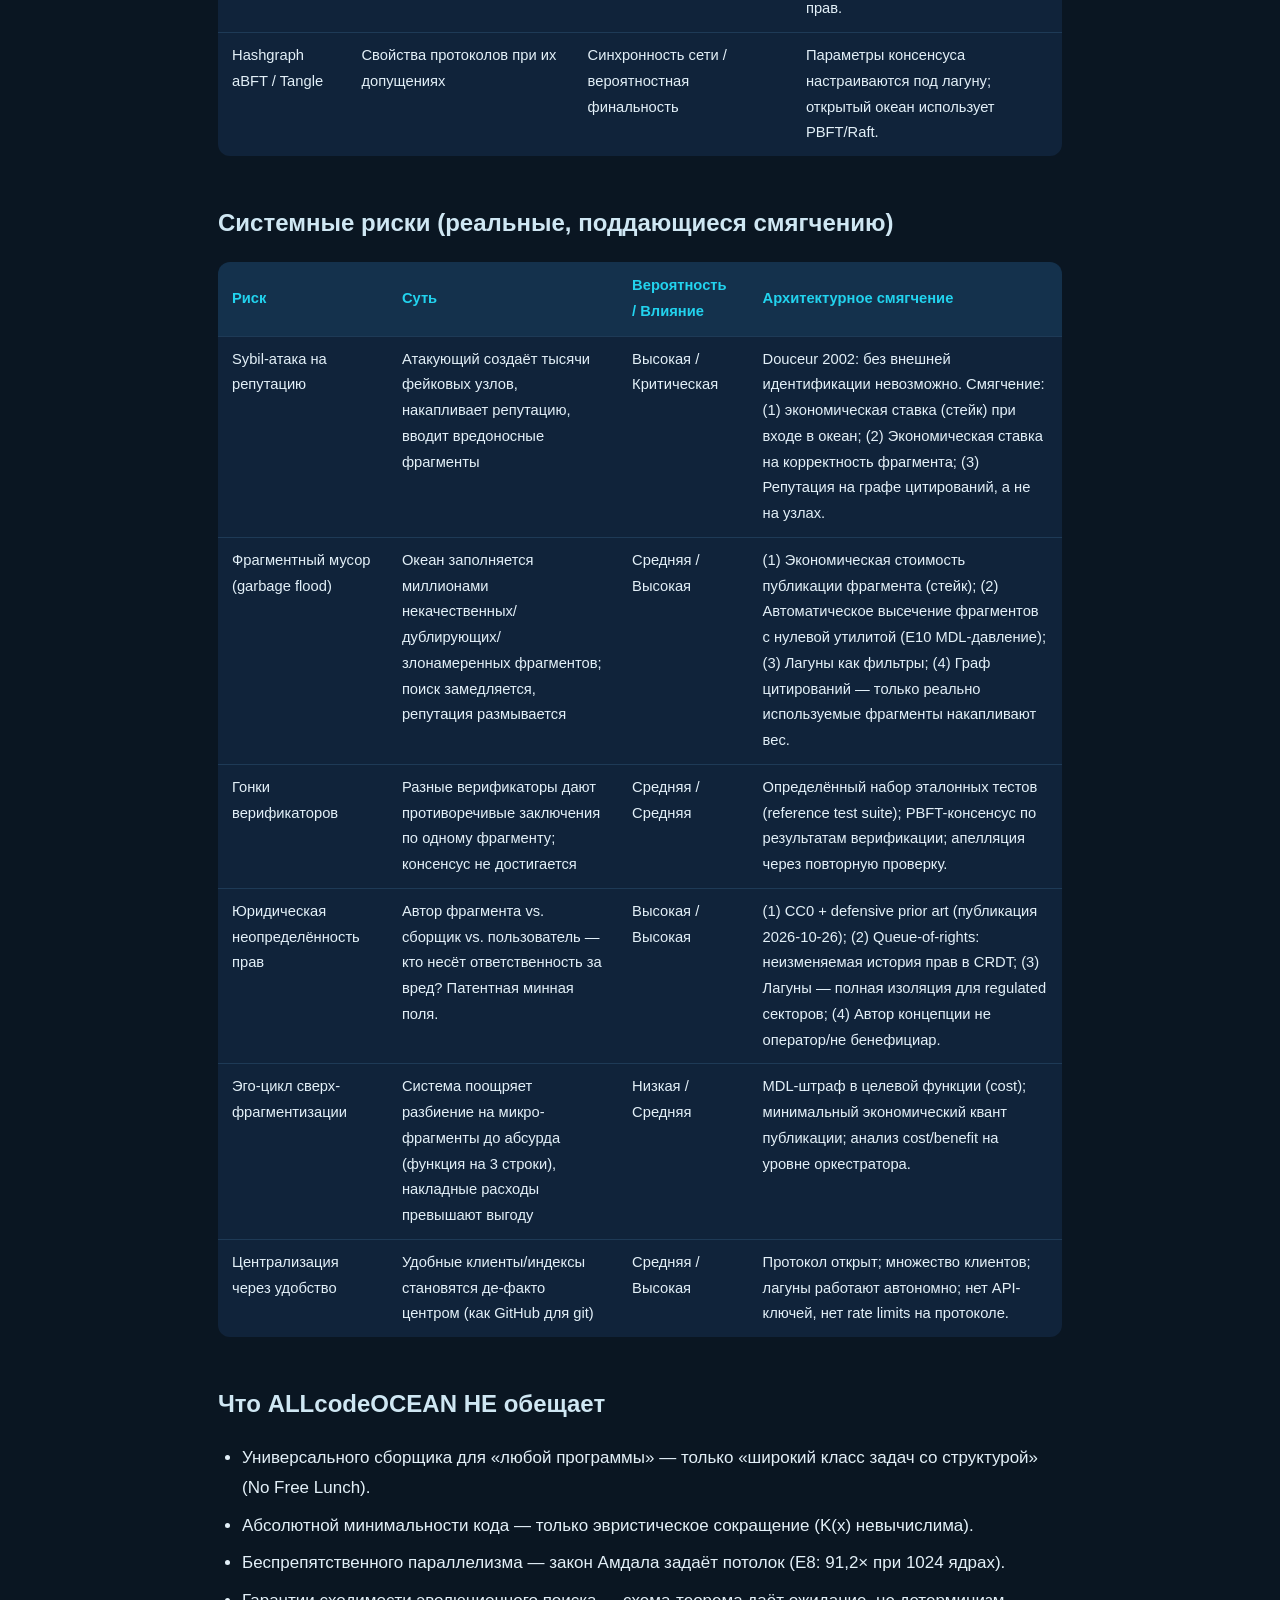
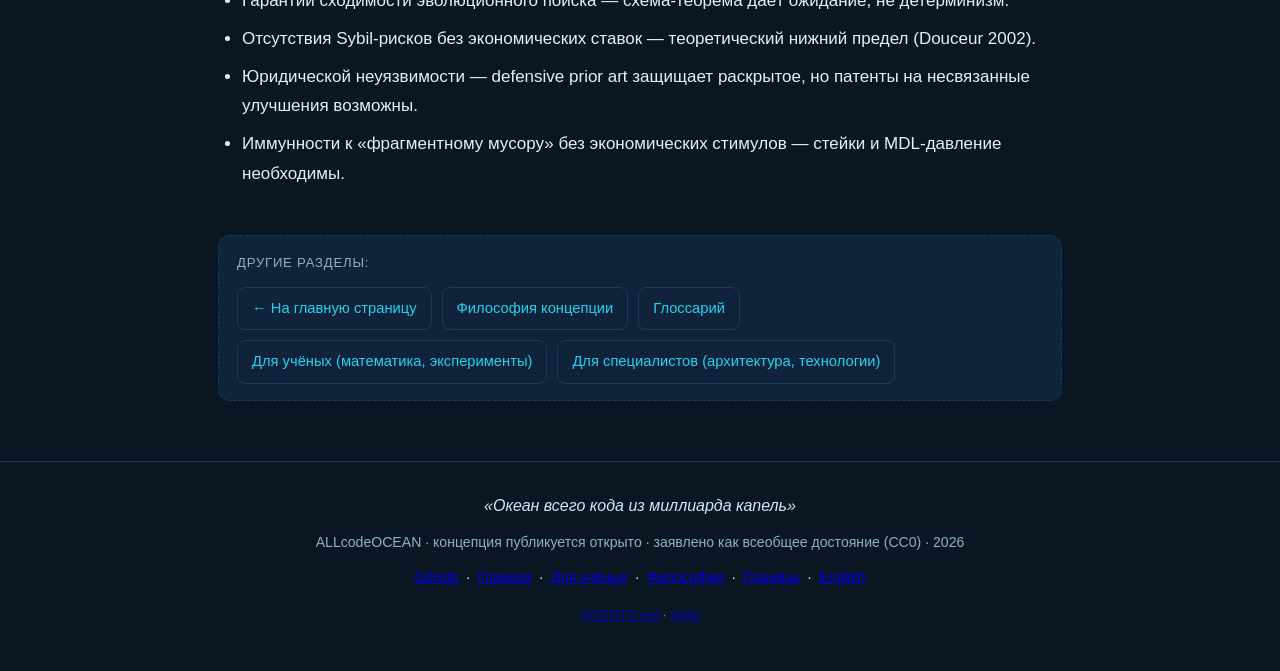
<file: ru/limits.html>
<!DOCTYPE html>
<html lang="ru">
<head>
<meta charset="UTF-8">
<meta name="viewport" content="width=device-width, initial-scale=1.0">
<title>ALLcodeOCEAN — Честные границы и риски</title>
<meta name="description" content="Честные границы ALLcodeOCEAN: что математически невозможно, где эвристики, риски Sybil/фрагментного мусора/юридических пробелов, и как архитектура их смягчает.">
<meta name="theme-color" content="#0a1622">
<link rel="icon" href="../favicon.svg" type="image/svg+xml">
<link rel="stylesheet" href="../assets/style.css">
<meta property="og:type" content="website">
<meta property="og:title" content="ALLcodeOCEAN — Честные границы и риски">
<meta property="og:description" content="Честные границы ALLcodeOCEAN: что математически невозможно, где эвристики, риски Sybil/фрагментного мусора/юридических пробелов, и как архитектура их смягчает.">
<meta property="og:site_name" content="ALLcodeOCEAN">
<meta property="og:locale" content="ru_RU">
<meta property="og:image" content="https://dsconoiz.github.io/ALLcodeOCEAN/favicon.svg">
<meta property="og:url" content="https://dsconoiz.github.io/ALLcodeOCEAN/ru/limits.html">
<link rel="canonical" href="https://dsconoiz.github.io/ALLcodeOCEAN/ru/limits.html">
<meta name="twitter:card" content="summary">
</head>
<body>

<header class="site">
  <div class="container">
    <h1 class="logo-h"><a class="logo" href="../index.html">ALLcodeOCEAN</a></h1>
    <div class="logo-sub">Океан всего кода из миллиарда капель</div>
    <nav class="main-nav" aria-label="Разделы сайта">
      <a href="../index.html">Манифест</a>
      <a href="vsem.html">Для всех</a>
      <a href="specialistam.html">Для специалистов</a>
      <a href="uchenym.html">Для учёных</a>
      <a href="filosofiya.html">Философия</a>
      <a href="limits.html" class="active" aria-current="page">Границы</a>
      <a href="glossary.html">Глоссарий</a>
      <a href="https://github.com/DScoNOIZ/ALLcodeOCEAN" target="_blank" rel="noopener">GitHub</a>
      <a href="../en/index.html">EN</a>
    </nav>
  </div>
</header>

<main class="container">

<section id="mathematical-barriers">
  <h1 class="section-title">Математические барьеры (неустранимые)</h1>
  <p>Эти пределы — не дефекты реализации, а теоремы. Никакая инженерия их не обойдёт; ALLcodeOCEAN их признаёт и проектирует вокруг.</p>
  <table class="data">
    <thead><tr><th>Барьер</th><th>Результат</th><th>Статус</th><th>Следствие для концепции</th></tr></thead>
    <tbody>
      <tr><td>Колмогоровская сложность K(x)</td><td>невычислима (Solomonoff 1964; Li & Vitányi 2008)</td><td>Невозможно</td><td>«Ноль лишнего» — эвристика (MDL), не математический оптимум. Абсолютная минимальность сборки недостижима.</td></tr>
      <tr><td>No Free Lunch (Wolpert & Macready 1997)</td><td>нет универсального оптимизатора для всех задач</td><td>Невозможно</td><td>Сила ALLcodeOCEAN — на классе задач со структурой (низкая эпистазия, чистые интерфейсы).</td></tr>
      <tr><td>Закон Амдала (Amdahl 1967)</td><td>ускорение ограничено последовательной долей</td><td>Доказано</td><td>Параллелизм сборки ограничен координацией/верификацией (E8: p=0,99 → S(1024)=91,2).</td></tr>
      <tr><td>Проблема остановки / Теорема Райса</td><td>абсолютная безошибочность недостижима</td><td>Невозможно</td><td>Достижимы тесты на конечных наборах и верификация ограниченных свойств (CEGIS soundness).</td></tr>
      <tr><td>Схема-теорема ≠ гарантия сходимости GA</td><td>ожидание роста схем ≠ уравнение динамики</td><td>Оговорка</td><td>Эволюционный поиск может застрять; элитизм и рестарты смягчают, но не исключают.</td></tr>
    </tbody>
  </table>
</section>

<section id="heuristic-zones">
  <h2 class="section-title">Зоны эвристик (работает, но не доказано полностью)</h2>
  <table class="data">
    <thead><tr><th>Область</th><th>Что используется</th><th>Где может подвести</th><th>Смягчение в архитектуре</th></tr></thead>
    <tbody>
      <tr><td>Подбор фрагментов</td><td>MDL-штраф + эволюционный поиск (E10: 2,5× сокращение при корректности 1,0)</td><td>MDL ловит структуру, а не «нужность» (корреляция zlib/корректность ≈ −0,04)</td><td>Целевая функция включает cost (ресурсный след); тесты эффективности равноправны тестам корректности.</td></tr>
      <tr><td>Размер популяции</td><td>GDC formula N_s = 2cκσ²_M/d² (теоретические 173.19 при σ_M/d=4)</td><td>Эмпирика скромнее: N* = 50–100 (фактор 1,7–3,5)</td><td>Элитизм по истинному fitness объясняет расхождение; настройки подбираются адаптивно.</td></tr>
      <tr><td>Эпистазия фрагментов</td><td>Требование «чистых интерфейсов» (λ ≤ 0,3 → корректность 1,0; λ = 0,7 → 0,325)</td><td>Реальные библиотеки часто имеют скрытые связи</td><td>Проверка совместимости интерфейсов (incomp в целевой функции); sandboxed исполнение.</td></tr>
      <tr><td>CRDT для queue-of-rights</td><td>Join-полурешётка (E7: 10 000/10 000 проверок)</td><td>Семантика прав сложнее, чем GCounter/GSet</td><td>ORSet для множественных авторов; операционная трансформация при конфликтах прав.</td></tr>
      <tr><td>Hashgraph aBFT / Tangle</td><td>Свойства протоколов при их допущениях</td><td>Синхронность сети / вероятностная финальность</td><td>Параметры консенсуса настраиваются под лагуну; открытый океан использует PBFT/Raft.</td></tr>
    </tbody>
  </table>
</section>

<section id="systemic-risks">
  <h2 class="section-title">Системные риски (реальные, поддающиеся смягчению)</h2>
  <table class="data">
    <thead><tr><th>Риск</th><th>Суть</th><th>Вероятность / Влияние</th><th>Архитектурное смягчение</th></tr></thead>
    <tbody>
      <tr><td>Sybil-атака на репутацию</td><td>Атакующий создаёт тысячи фейковых узлов, накапливает репутацию, вводит вредоносные фрагменты</td><td>Высокая / Критическая</td><td>Douceur 2002: без внешней идентификации невозможно. Смягчение: (1) экономическая ставка (стейк) при входе в океан; (2) Экономическая ставка на корректность фрагмента; (3) Репутация на графе цитирований, а не на узлах.</td></tr>
      <tr><td>Фрагментный мусор (garbage flood)</td><td>Океан заполняется миллионами некачественных/дублирующих/злонамеренных фрагментов; поиск замедляется, репутация размывается</td><td>Средняя / Высокая</td><td>(1) Экономическая стоимость публикации фрагмента (стейк); (2) Автоматическое высечение фрагментов с нулевой утилитой (E10 MDL-давление); (3) Лагуны как фильтры; (4) Граф цитирований — только реально используемые фрагменты накапливают вес.</td></tr>
      <tr><td>Гонки верификаторов</td><td>Разные верификаторы дают противоречивые заключения по одному фрагменту; консенсус не достигается</td><td>Средняя / Средняя</td><td>Определённый набор эталонных тестов (reference test suite); PBFT-консенсус по результатам верификации; апелляция через повторную проверку.</td></tr>
      <tr><td>Юридическая неопределённость прав</td><td>Автор фрагмента vs. сборщик vs. пользователь — кто несёт ответственность за вред? Патентная минная поля.</td><td>Высокая / Высокая</td><td>(1) CC0 + defensive prior art (публикация 2026-10-26); (2) Queue-of-rights: неизменяемая история прав в CRDT; (3) Лагуны — полная изоляция для regulated секторов; (4) Автор концепции не оператор/не бенефициар.</td></tr>
      <tr><td>Эго-цикл сверх-фрагментизации</td><td>Система поощряет разбиение на микро-фрагменты до абсурда (функция на 3 строки), накладные расходы превышают выгоду</td><td>Низкая / Средняя</td><td>MDL-штраф в целевой функции (cost); минимальный экономический квант публикации; анализ cost/benefit на уровне оркестратора.</td></tr>
      <tr><td>Централизация через удобство</td><td>Удобные клиенты/индексы становятся де-факто центром (как GitHub для git)</td><td>Средняя / Высокая</td><td>Протокол открыт; множество клиентов; лагуны работают автономно; нет API-ключей, нет rate limits на протоколе.</td></tr>
    </tbody>
  </table>
</section>

<section id="legal-honesty">
  <h2 class="section-title">Что ALLcodeOCEAN НЕ обещает</h2>
  <ul class="list">
    <li>Универсального сборщика для «любой программы» — только «широкий класс задач со структурой» (No Free Lunch).</li>
    <li>Абсолютной минимальности кода — только эвристическое сокращение (K(x) невычислима).</li>
    <li>Беспрепятственного параллелизма — закон Амдала задаёт потолок (E8: 91,2× при 1024 ядрах).</li>
    <li>Гарантии сходимости эволюционного поиска — схема-теорема даёт ожидание, не детерминизм.</li>
    <li>Отсутствия Sybil-рисков без экономических ставок — теоретический нижний предел (Douceur 2002).</li>
    <li>Юридической неуязвимости — defensive prior art защищает раскрытое, но патенты на несвязанные улучшения возможны.</li>
    <li>Иммунности к «фрагментному мусору» без экономических стимулов — стейки и MDL-давление необходимы.</li>
  </ul>
</section>

<section id="next">
  <div class="level-links">
    <span class="lbl">Другие разделы:</span>
    <a href="../index.html">← На главную страницу</a>
    <a href="filosofiya.html">Философия концепции</a>
    <a href="glossary.html">Глоссарий</a>
    <a href="uchenym.html">Для учёных (математика, эксперименты)</a>
    <a href="specialistam.html">Для специалистов (архитектура, технологии)</a>
  </div>
</section>

</main>

<footer class="site">
  <div class="container">
    <div class="slogan">«Океан всего кода из миллиарда капель»</div>
    <div>ALLcodeOCEAN · концепция публикуется открыто · заявлено как всеобщее достояние (CC0) · 2026</div>
    <p style="margin-top:10px;">
      <a href="https://github.com/DScoNOIZ/ALLcodeOCEAN" target="_blank" rel="noopener">GitHub</a>
      &nbsp;·&nbsp;
      <a href="../index.html">Главная</a>
      &nbsp;·&nbsp;
      <a href="uchenym.html">Для учёных</a>
      &nbsp;·&nbsp;
      <a href="filosofiya.html">Философия</a>
      &nbsp;·&nbsp;
      <a href="limits.html">Границы</a>
      &nbsp;·&nbsp;
      <a href="../en/index.html">English</a>
    </p>
    <div style="margin-top:.6rem;font-size:.85rem;opacity:.7">
      <a href="https://github.com/DScoNOIZ/ALLcodeOCEAN/blob/main/AGENTS.md">AGENTS.md</a>
      · <a href="https://github.com/DScoNOIZ/ALLcodeOCEAN/tree/main/skills">skills</a>
    </div>
  </div>
</footer>

<script>
  const io = new IntersectionObserver(entries => {
    entries.forEach(e => { if (e.isIntersecting) { e.target.classList.add('visible'); io.unobserve(e.target); } });
  }, { threshold: 0.06 });
  document.querySelectorAll('section').forEach(s => { s.style.opacity='0'; s.style.transform='translateY(14px)'; s.style.transition='opacity .6s ease, transform .6s ease'; io.observe(s); });
</script>
<style> section.visible { opacity: 1 !important; transform: none !important; } </style>
</body>
</html>
</file>
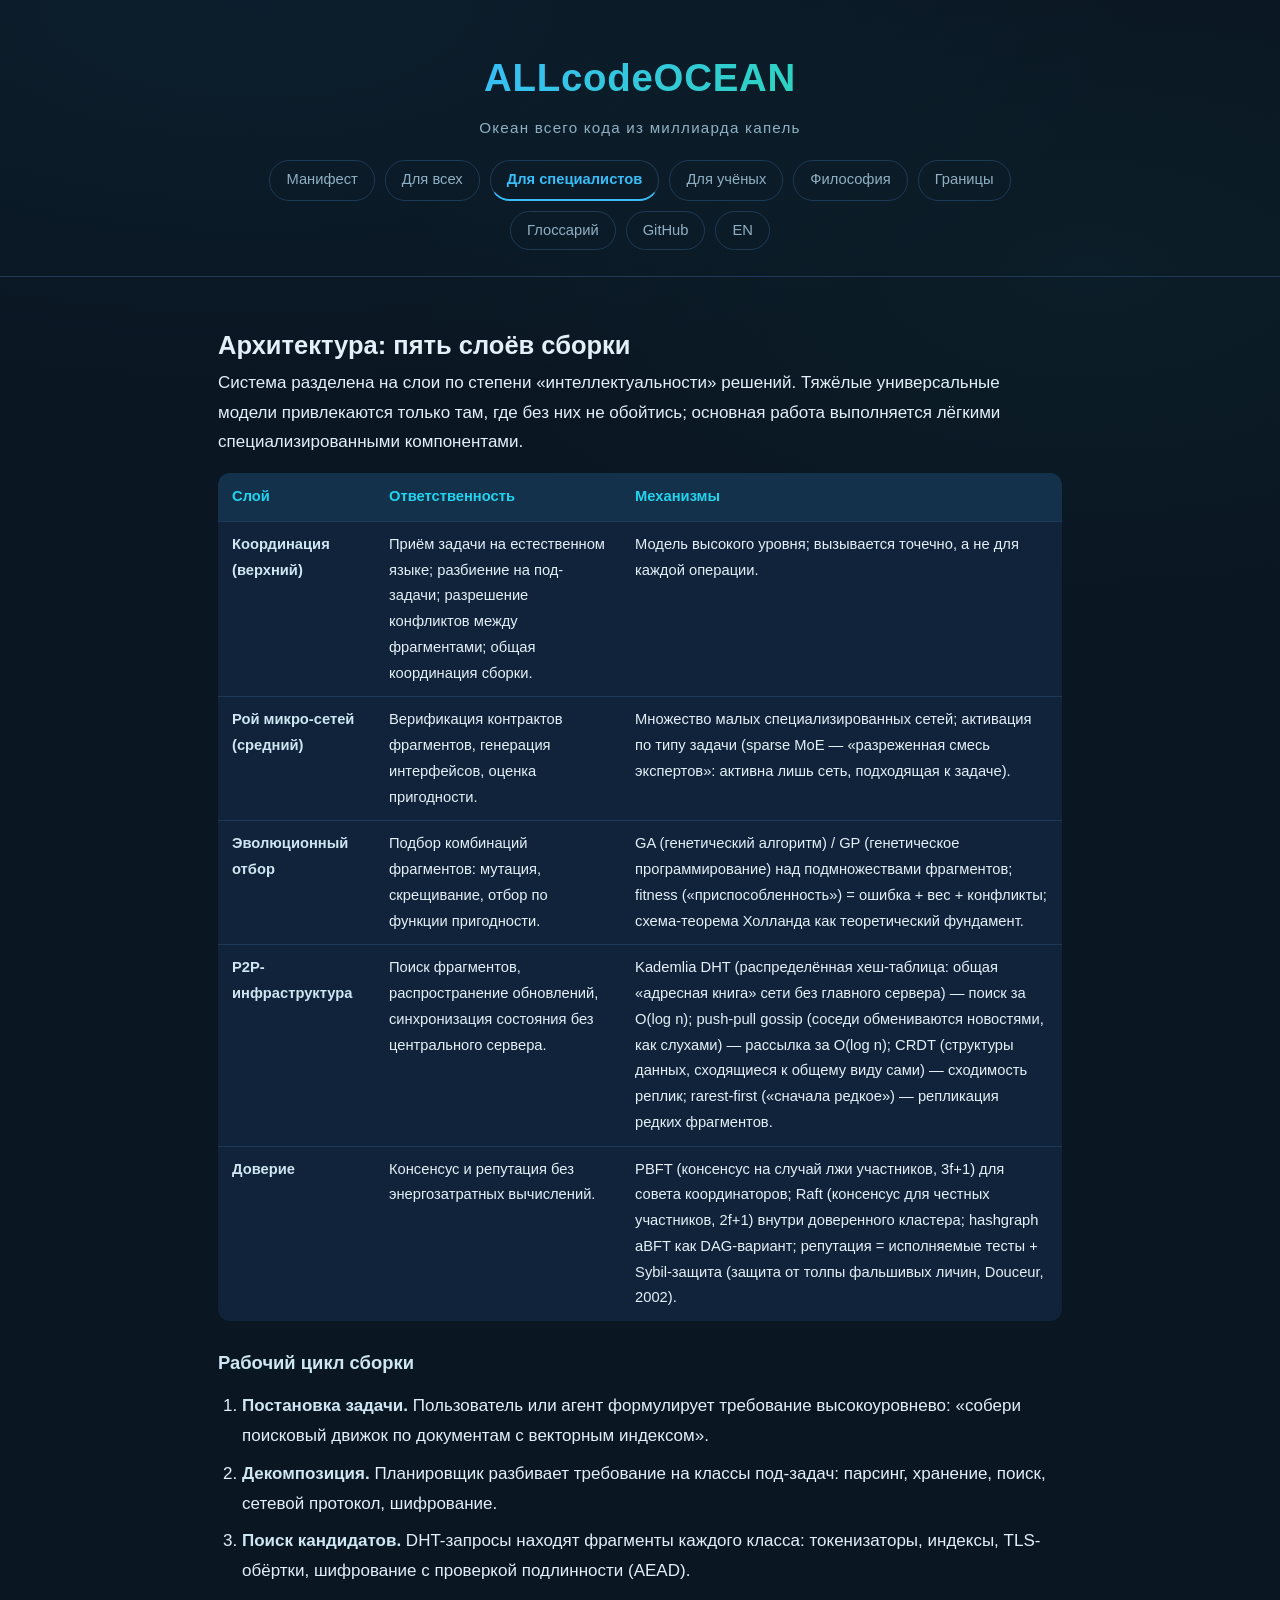
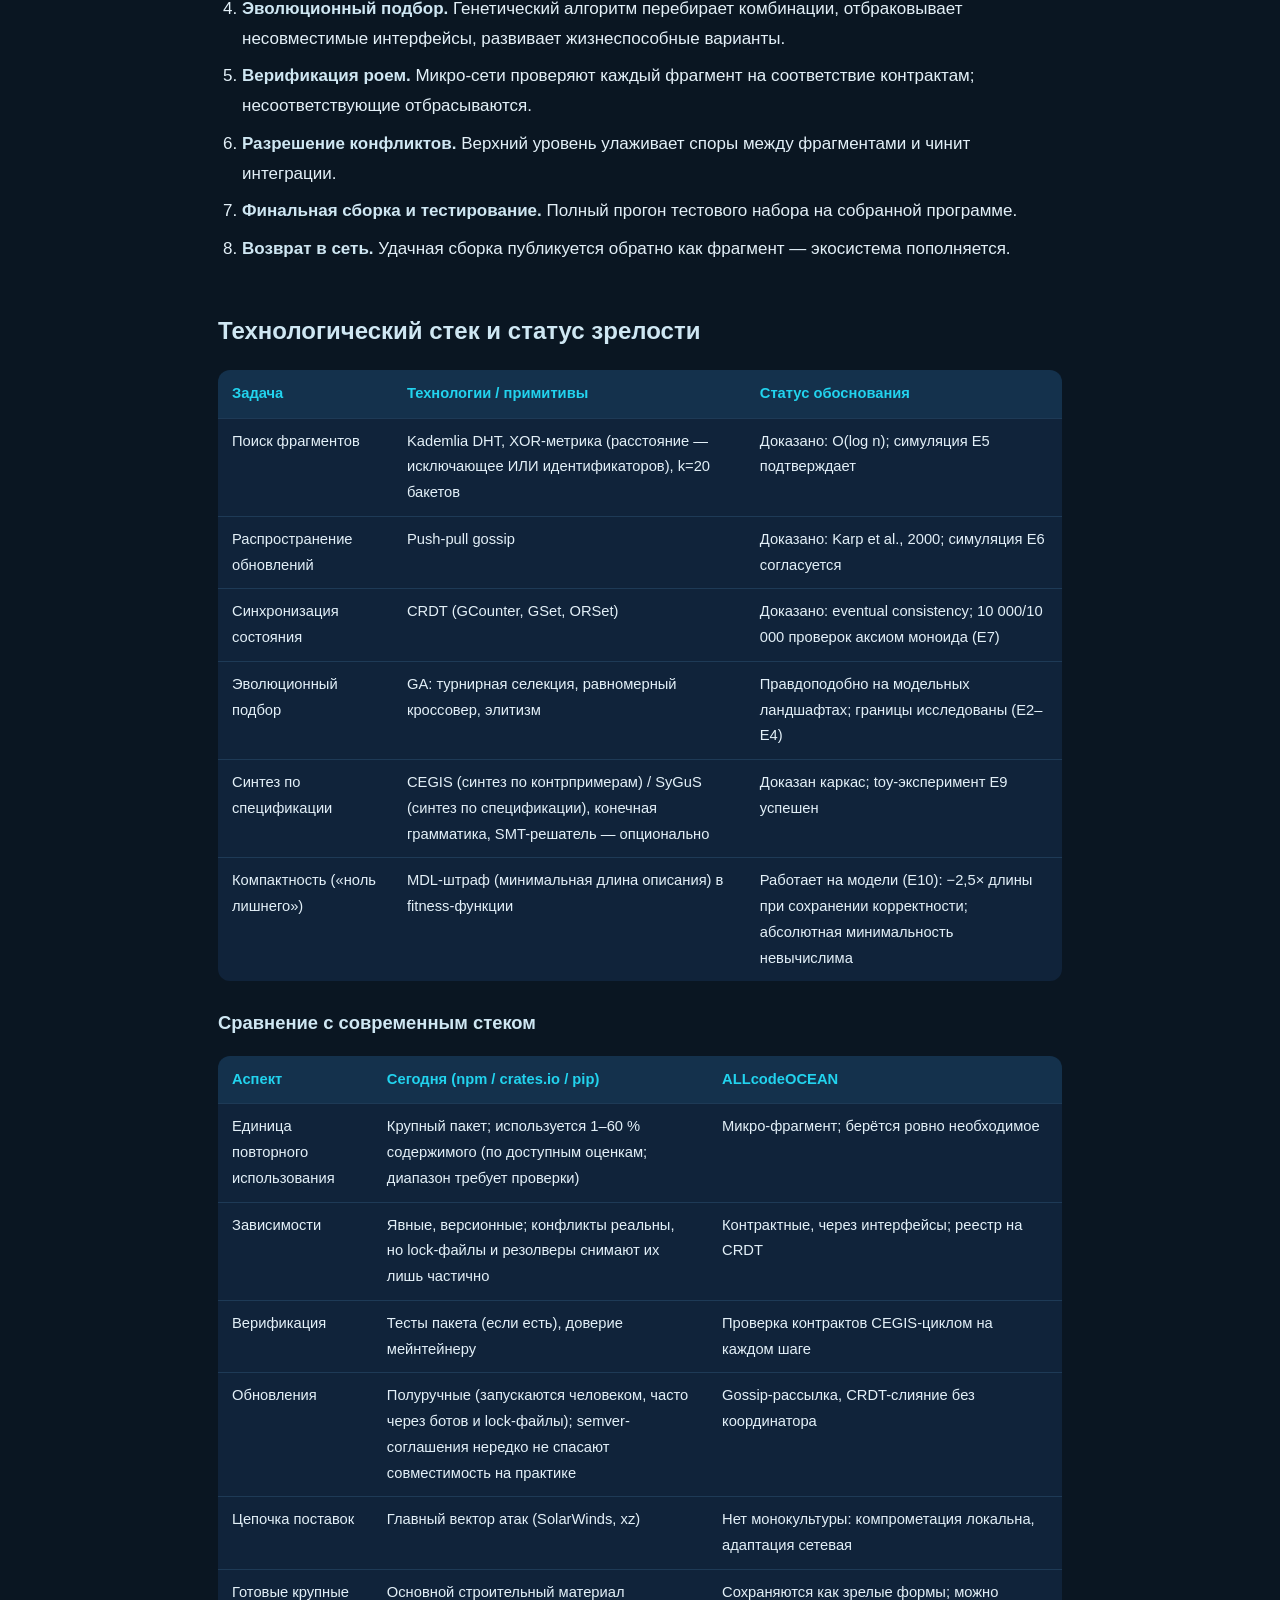
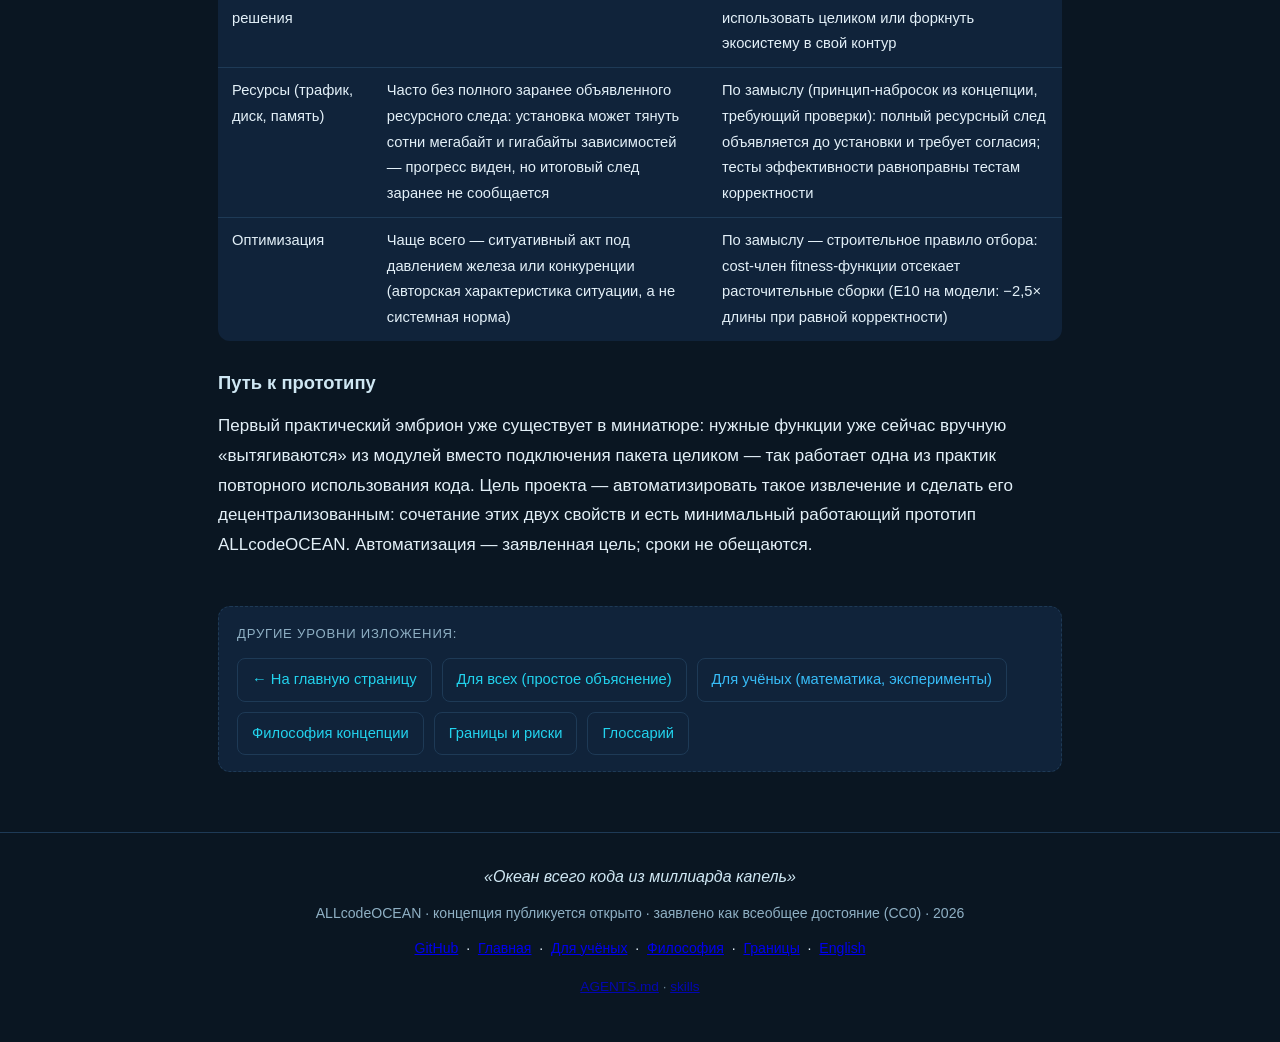
<file: ru/specialistam.html>
<!DOCTYPE html>
<html lang="ru">
<head>
<meta charset="UTF-8">
<meta name="viewport" content="width=device-width, initial-scale=1.0">
<title>ALLcodeOCEAN — Для специалистов</title>
<meta name="description" content="Архитектура ALLcodeOCEAN: слои сборки, рабочий процесс, технологический стек и сравнение с современным стеком разработки.">
<meta name="theme-color" content="#0a1622">
<link rel="icon" href="../favicon.svg" type="image/svg+xml">
<link rel="stylesheet" href="../assets/style.css">
<meta property="og:type" content="website">
<meta property="og:title" content="ALLcodeOCEAN — Для специалистов">
<meta property="og:description" content="Архитектура ALLcodeOCEAN: слои сборки, рабочий процесс, технологический стек и сравнение с современным стеком разработки.">
<meta property="og:site_name" content="ALLcodeOCEAN">
<meta property="og:locale" content="ru_RU">
<meta property="og:image" content="https://dsconoiz.github.io/ALLcodeOCEAN/favicon.svg">
<meta property="og:url" content="https://dsconoiz.github.io/ALLcodeOCEAN/ru/specialistam.html">
<link rel="canonical" href="https://dsconoiz.github.io/ALLcodeOCEAN/ru/specialistam.html">
<meta name="twitter:card" content="summary">
</head>
<body>

<header class="site">
  <div class="container">
    <h1 class="logo-h"><a class="logo" href="../index.html">ALLcodeOCEAN</a></h1>
    <div class="logo-sub">Океан всего кода из миллиарда капель</div>
    <nav class="main-nav" aria-label="Разделы сайта">
      <a href="../index.html">Манифест</a>
      <a href="vsem.html">Для всех</a>
      <a href="specialistam.html" class="active" aria-current="page">Для специалистов</a>
      <a href="uchenym.html">Для учёных</a>
      <a href="filosofiya.html">Философия</a>
      <a href="limits.html">Границы</a>
      <a href="glossary.html">Глоссарий</a>
      <a href="https://github.com/DScoNOIZ/ALLcodeOCEAN" target="_blank" rel="noopener">GitHub</a>
      <a href="../en/index.html">EN</a>
    </nav>
  </div>
</header>

<main class="container">

<section id="architecture">
  <h1 class="section-title">Архитектура: пять слоёв сборки</h1>
  <p>Система разделена на слои по степени «интеллектуальности» решений. Тяжёлые универсальные модели привлекаются только там, где без них не обойтись; основная работа выполняется лёгкими специализированными компонентами.</p>
  <table class="data">
    <thead><tr><th>Слой</th><th>Ответственность</th><th>Механизмы</th></tr></thead>
    <tbody>
      <tr>
        <td><strong>Координация (верхний)</strong></td>
        <td>Приём задачи на естественном языке; разбиение на под-задачи; разрешение конфликтов между фрагментами; общая координация сборки.</td>
        <td>Модель высокого уровня; вызывается точечно, а не для каждой операции.</td>
      </tr>
      <tr>
        <td><strong>Рой микро-сетей (средний)</strong></td>
        <td>Верификация контрактов фрагментов, генерация интерфейсов, оценка пригодности.</td>
        <td>Множество малых специализированных сетей; активация по типу задачи (sparse MoE — «разреженная смесь экспертов»: активна лишь сеть, подходящая к задаче).</td>
      </tr>
      <tr>
        <td><strong>Эволюционный отбор</strong></td>
        <td>Подбор комбинаций фрагментов: мутация, скрещивание, отбор по функции пригодности.</td>
        <td>GA (генетический алгоритм) / GP (генетическое программирование) над подмножествами фрагментов; fitness («приспособленность») = ошибка + вес + конфликты; схема-теорема Холланда как теоретический фундамент.</td>
      </tr>
      <tr>
        <td><strong>P2P-инфраструктура</strong></td>
        <td>Поиск фрагментов, распространение обновлений, синхронизация состояния без центрального сервера.</td>
        <td>Kademlia DHT (распределённая хеш-таблица: общая «адресная книга» сети без главного сервера) — поиск за O(log n); push-pull gossip (соседи обмениваются новостями, как слухами) — рассылка за O(log n); CRDT (структуры данных, сходящиеся к общему виду сами) — сходимость реплик; rarest-first («сначала редкое») — репликация редких фрагментов.</td>
      </tr>
      <tr>
        <td><strong>Доверие</strong></td>
        <td>Консенсус и репутация без энергозатратных вычислений.</td>
        <td>PBFT (консенсус на случай лжи участников, 3f+1) для совета координаторов; Raft (консенсус для честных участников, 2f+1) внутри доверенного кластера; hashgraph aBFT как DAG-вариант; репутация = исполняемые тесты + Sybil-защита (защита от толпы фальшивых личин, Douceur, 2002).</td>
      </tr>
    </tbody>
  </table>

  <h3 id="workflow">Рабочий цикл сборки</h3>
  <ol class="list">
    <li><strong>Постановка задачи.</strong> Пользователь или агент формулирует требование высокоуровнево: «собери поисковый движок по документам с векторным индексом».</li>
    <li><strong>Декомпозиция.</strong> Планировщик разбивает требование на классы под-задач: парсинг, хранение, поиск, сетевой протокол, шифрование.</li>
    <li><strong>Поиск кандидатов.</strong> DHT-запросы находят фрагменты каждого класса: токенизаторы, индексы, TLS-обёртки, шифрование с проверкой подлинности (AEAD).</li>
    <li><strong>Эволюционный подбор.</strong> Генетический алгоритм перебирает комбинации, отбраковывает несовместимые интерфейсы, развивает жизнеспособные варианты.</li>
    <li><strong>Верификация роем.</strong> Микро-сети проверяют каждый фрагмент на соответствие контрактам; несоответствующие отбрасываются.</li>
    <li><strong>Разрешение конфликтов.</strong> Верхний уровень улаживает споры между фрагментами и чинит интеграции.</li>
    <li><strong>Финальная сборка и тестирование.</strong> Полный прогон тестового набора на собранной программе.</li>
    <li><strong>Возврат в сеть.</strong> Удачная сборка публикуется обратно как фрагмент — экосистема пополняется.</li>
  </ol>
</section>

<section id="stack">
  <h2 class="section-title">Технологический стек и статус зрелости</h2>
  <table class="data">
    <thead><tr><th>Задача</th><th>Технологии / примитивы</th><th>Статус обоснования</th></tr></thead>
    <tbody>
      <tr><td>Поиск фрагментов</td><td>Kademlia DHT, XOR-метрика (расстояние — исключающее ИЛИ идентификаторов), k=20 бакетов</td><td>Доказано: O(log n); симуляция E5 подтверждает</td></tr>
      <tr><td>Распространение обновлений</td><td>Push-pull gossip</td><td>Доказано: Karp et al., 2000; симуляция E6 согласуется</td></tr>
      <tr><td>Синхронизация состояния</td><td>CRDT (GCounter, GSet, ORSet)</td><td>Доказано: eventual consistency; 10 000/10 000 проверок аксиом моноида (E7)</td></tr>
      <tr><td>Эволюционный подбор</td><td>GA: турнирная селекция, равномерный кроссовер, элитизм</td><td>Правдоподобно на модельных ландшафтах; границы исследованы (E2–E4)</td></tr>
      <tr><td>Синтез по спецификации</td><td>CEGIS (синтез по контрпримерам) / SyGuS (синтез по спецификации), конечная грамматика, SMT-решатель — опционально</td><td>Доказан каркас; toy-эксперимент E9 успешен</td></tr>
      <tr><td>Компактность («ноль лишнего»)</td><td>MDL-штраф (минимальная длина описания) в fitness-функции</td><td>Работает на модели (E10): −2,5× длины при сохранении корректности; абсолютная минимальность невычислима</td></tr>    </tbody>
  </table>

  <h3 id="comparison">Сравнение с современным стеком</h3>
  <table class="data">
    <thead><tr><th>Аспект</th><th>Сегодня (npm / crates.io / pip)</th><th>ALLcodeOCEAN</th></tr></thead>
    <tbody>
      <tr><td>Единица повторного использования</td><td>Крупный пакет; используется 1–60 % содержимого (по доступным оценкам; диапазон требует проверки)</td><td>Микро-фрагмент; берётся ровно необходимое</td></tr>
      <tr><td>Зависимости</td><td>Явные, версионные; конфликты реальны, но lock-файлы и резолверы снимают их лишь частично</td><td>Контрактные, через интерфейсы; реестр на CRDT</td></tr>
      <tr><td>Верификация</td><td>Тесты пакета (если есть), доверие мейнтейнеру</td><td>Проверка контрактов CEGIS-циклом на каждом шаге</td></tr>
      <tr><td>Обновления</td><td>Полуручные (запускаются человеком, часто через ботов и lock-файлы); semver-соглашения нередко не спасают совместимость на практике</td><td>Gossip-рассылка, CRDT-слияние без координатора</td></tr>
      <tr><td>Цепочка поставок</td><td>Главный вектор атак (SolarWinds, xz)</td><td>Нет монокультуры: компрометация локальна, адаптация сетевая</td></tr>
      <tr><td>Готовые крупные решения</td><td>Основной строительный материал</td><td>Сохраняются как зрелые формы; можно использовать целиком или форкнуть экосистему в свой контур</td></tr>
      <tr><td>Ресурсы (трафик, диск, память)</td><td>Часто без полного заранее объявленного ресурсного следа: установка может тянуть сотни мегабайт и гигабайты зависимостей — прогресс виден, но итоговый след заранее не сообщается</td><td>По замыслу (принцип-набросок из концепции, требующий проверки): полный ресурсный след объявляется до установки и требует согласия; тесты эффективности равноправны тестам корректности</td></tr>
      <tr><td>Оптимизация</td><td>Чаще всего — ситуативный акт под давлением железа или конкуренции (авторская характеристика ситуации, а не системная норма)</td><td>По замыслу — строительное правило отбора: cost-член fitness-функции отсекает расточительные сборки (E10 на модели: −2,5× длины при равной корректности)</td></tr>    </tbody>
  </table>

  <h3 id="prototype">Путь к прототипу</h3>
  <p>Первый практический эмбрион уже существует в миниатюре: нужные функции уже сейчас вручную «вытягиваются» из модулей вместо подключения пакета целиком — так работает одна из практик повторного использования кода. Цель проекта — автоматизировать такое извлечение и сделать его децентрализованным: сочетание этих двух свойств и есть минимальный работающий прототип ALLcodeOCEAN. Автоматизация — заявленная цель; сроки не обещаются.</p>
</section>

<section id="next">
  <div class="level-links">
    <span class="lbl">Другие уровни изложения:</span>
    <a href="../index.html">← На главную страницу</a>
    <a href="vsem.html">Для всех (простое объяснение)</a>
    <a class="lv3" href="uchenym.html">Для учёных (математика, эксперименты)</a>
    <a href="filosofiya.html">Философия концепции</a>
    <a href="limits.html">Границы и риски</a>
    <a href="glossary.html">Глоссарий</a>
  </div>
</section>

</main>

<footer class="site">
  <div class="container">
    <div class="slogan">«Океан всего кода из миллиарда капель»</div>
    <div>ALLcodeOCEAN · концепция публикуется открыто · заявлено как всеобщее достояние (CC0) · 2026</div>
    <p style="margin-top:10px;">
      <a href="https://github.com/DScoNOIZ/ALLcodeOCEAN" target="_blank" rel="noopener">GitHub</a>
      &nbsp;·&nbsp;
      <a href="../index.html">Главная</a>
      &nbsp;·&nbsp;
      <a href="uchenym.html">Для учёных</a>
      &nbsp;·&nbsp;
      <a href="filosofiya.html">Философия</a>
      &nbsp;·&nbsp;
      <a href="limits.html">Границы</a>
      &nbsp;·&nbsp;
      <a href="../en/index.html">English</a>
    </p>
    <div style="margin-top:.6rem;font-size:.85rem;opacity:.7">
      <a href="https://github.com/DScoNOIZ/ALLcodeOCEAN/blob/main/AGENTS.md">AGENTS.md</a>
      · <a href="https://github.com/DScoNOIZ/ALLcodeOCEAN/tree/main/skills">skills</a>
    </div>
  </div>
</footer>

</body>
</html>
</file>
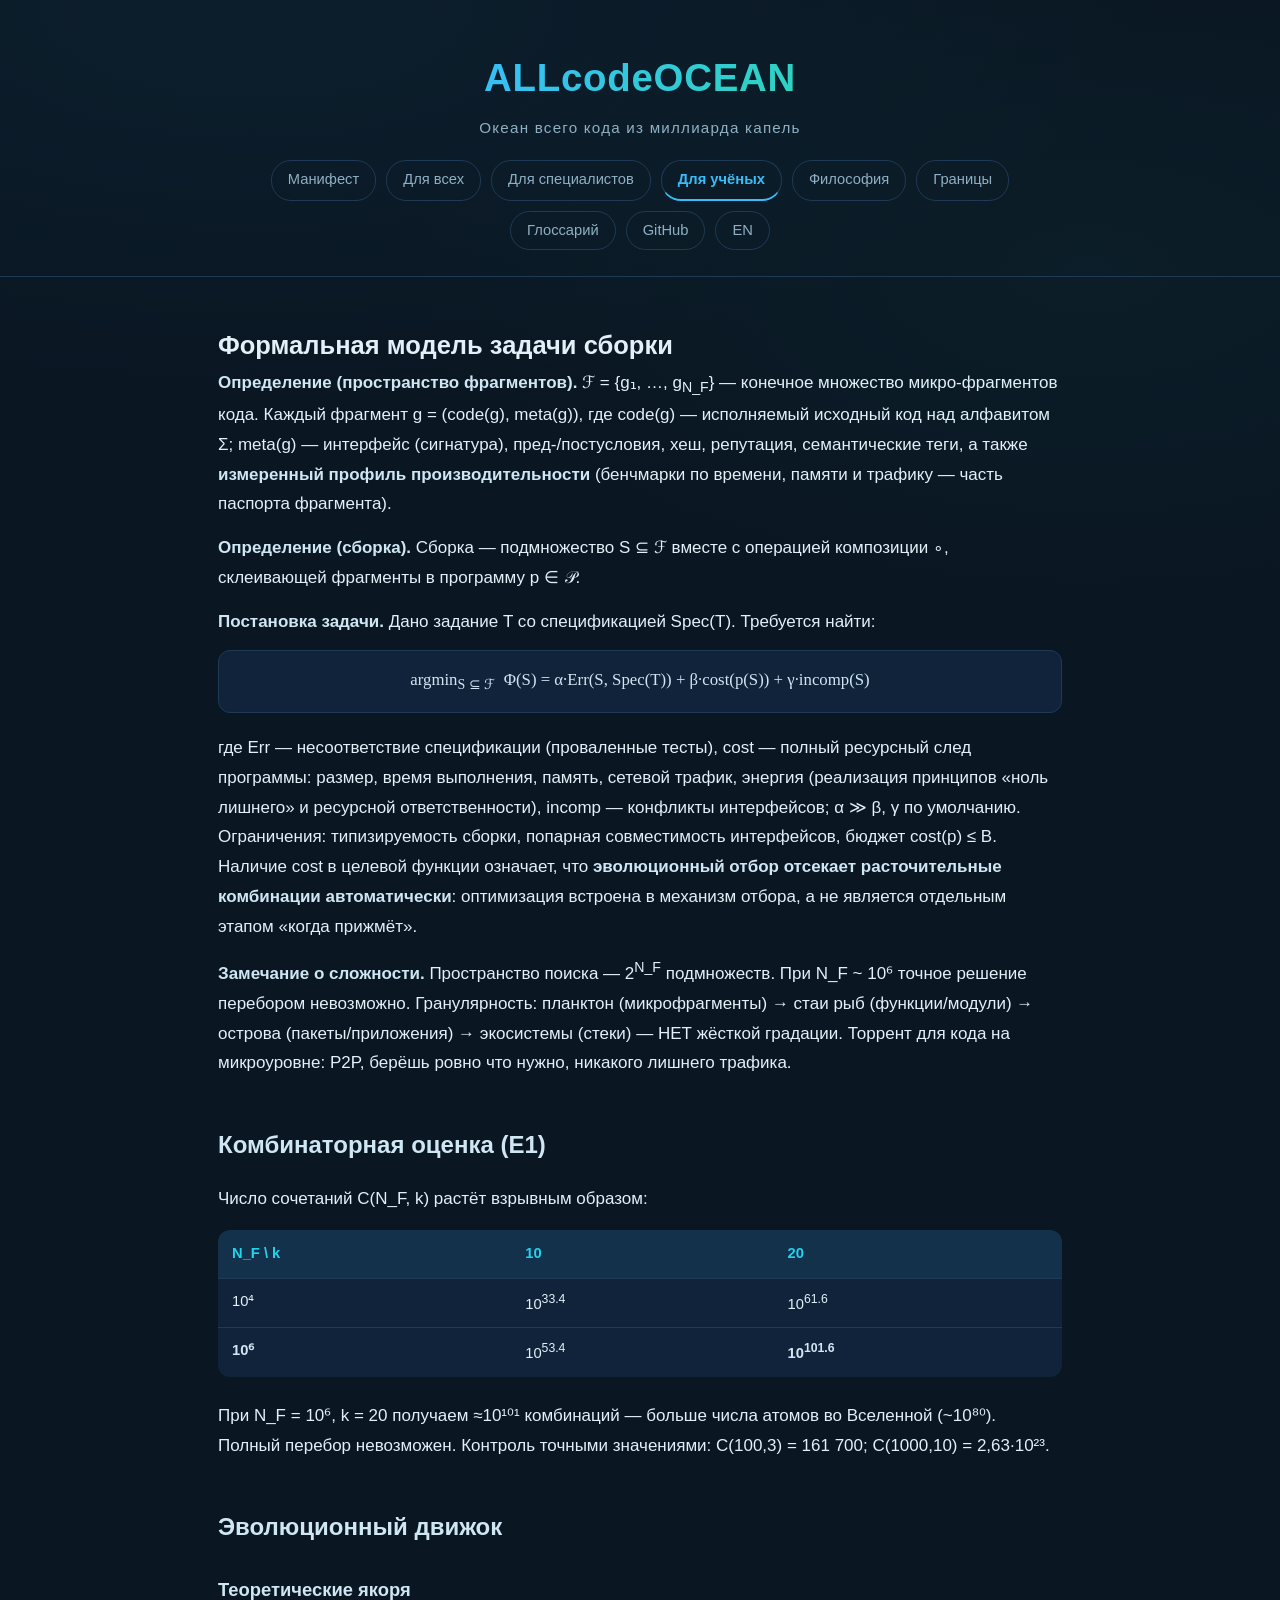
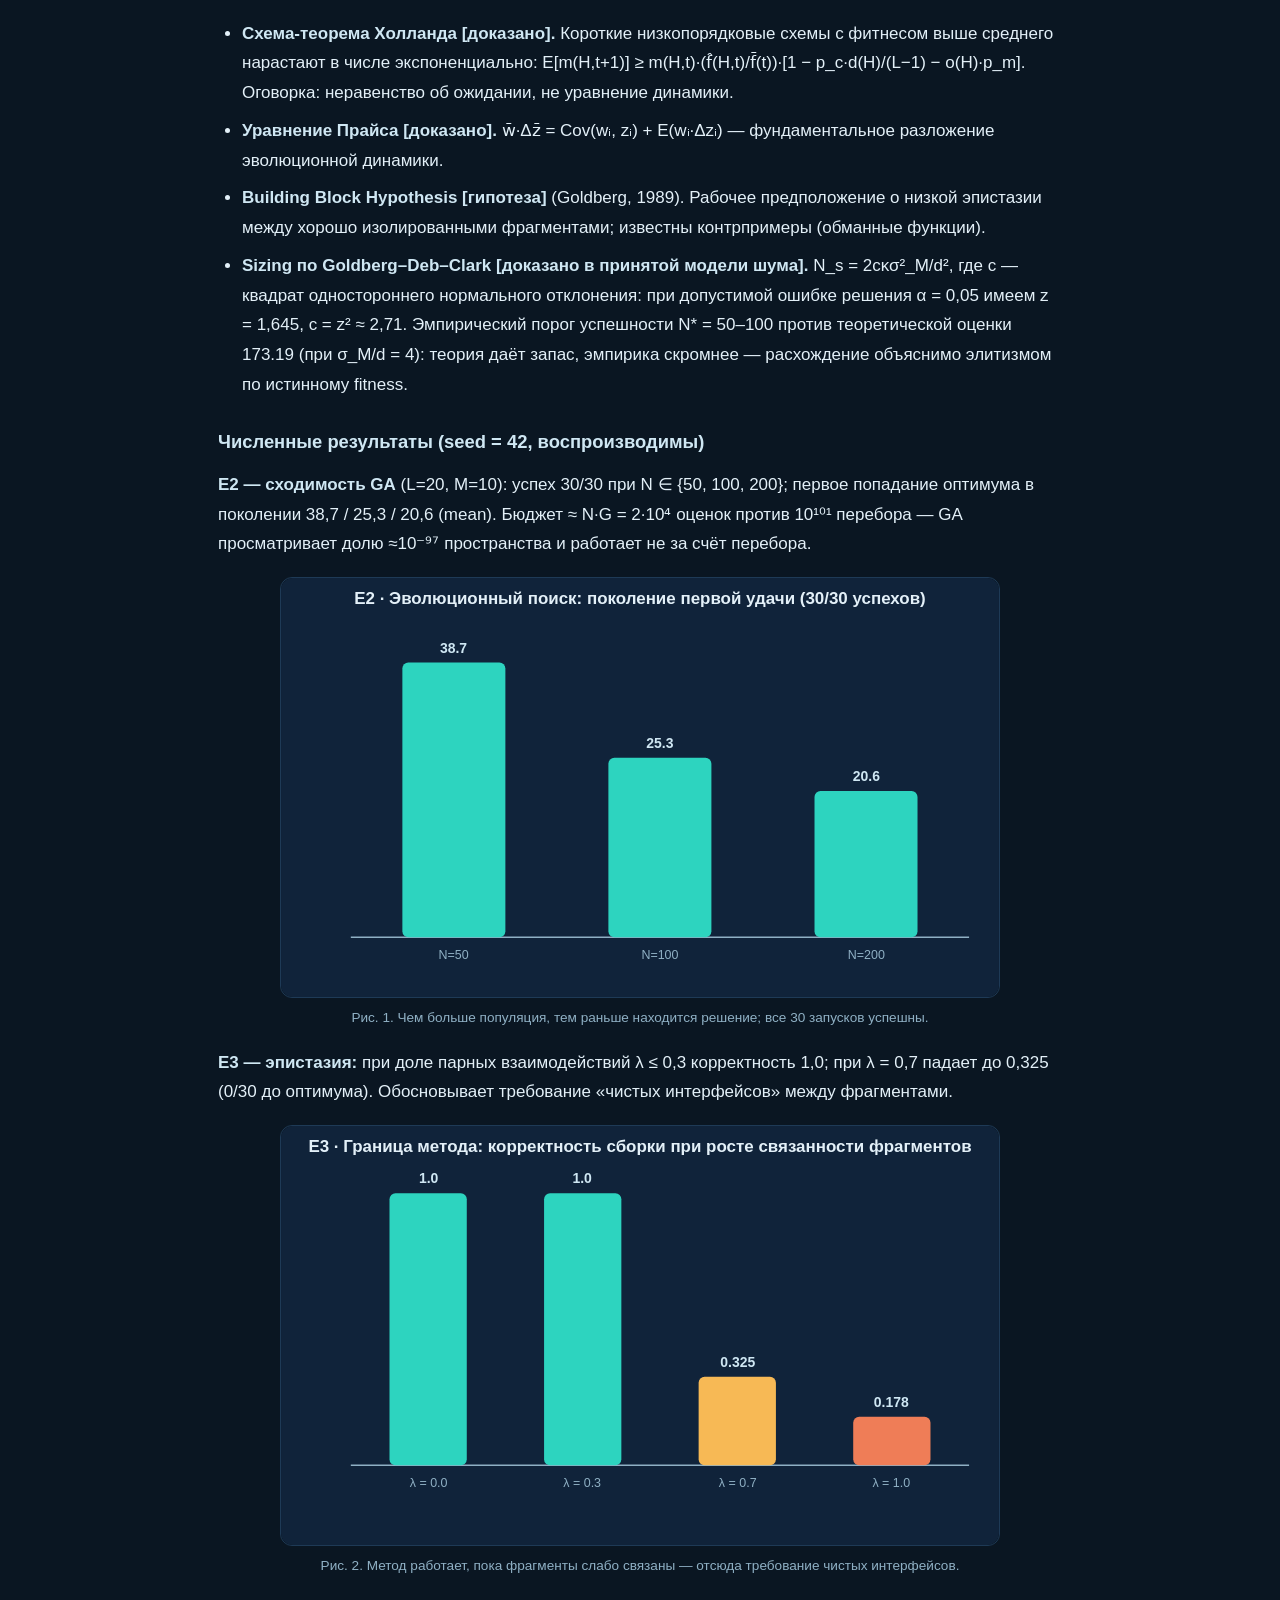
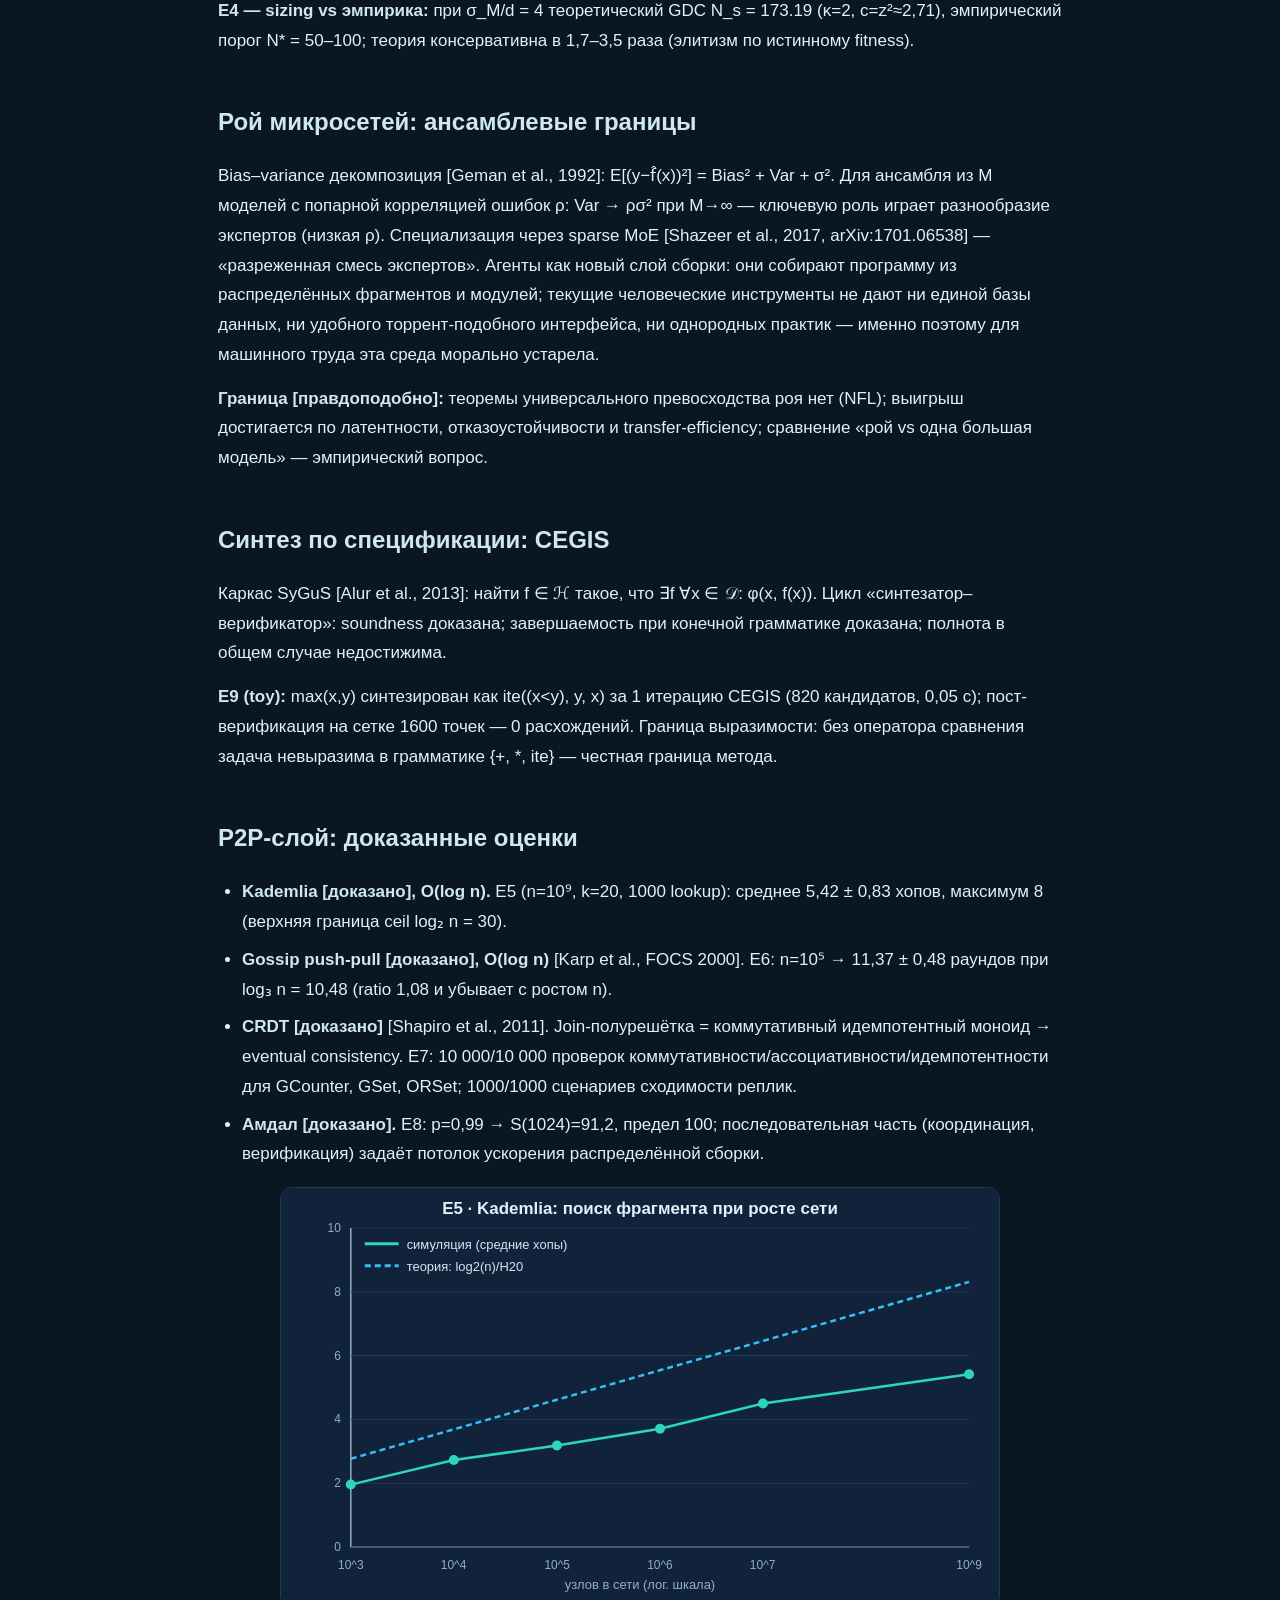
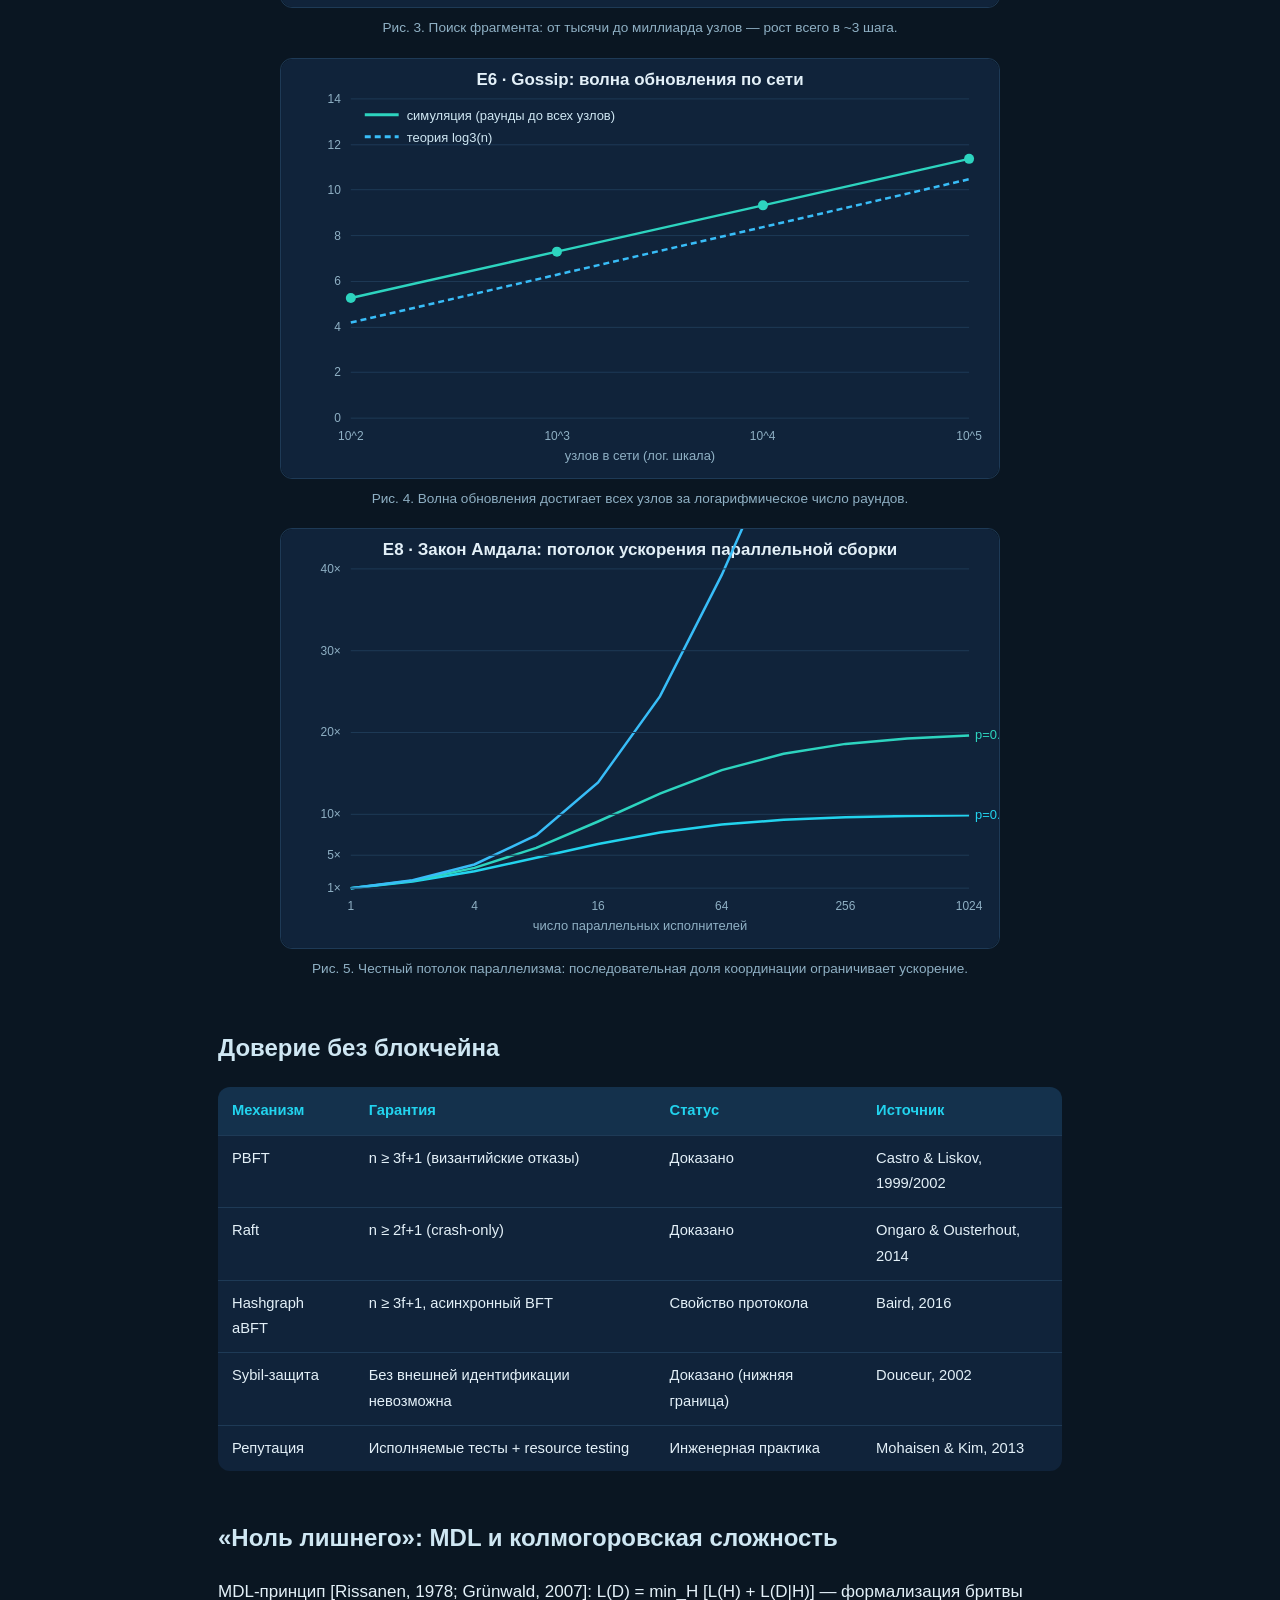
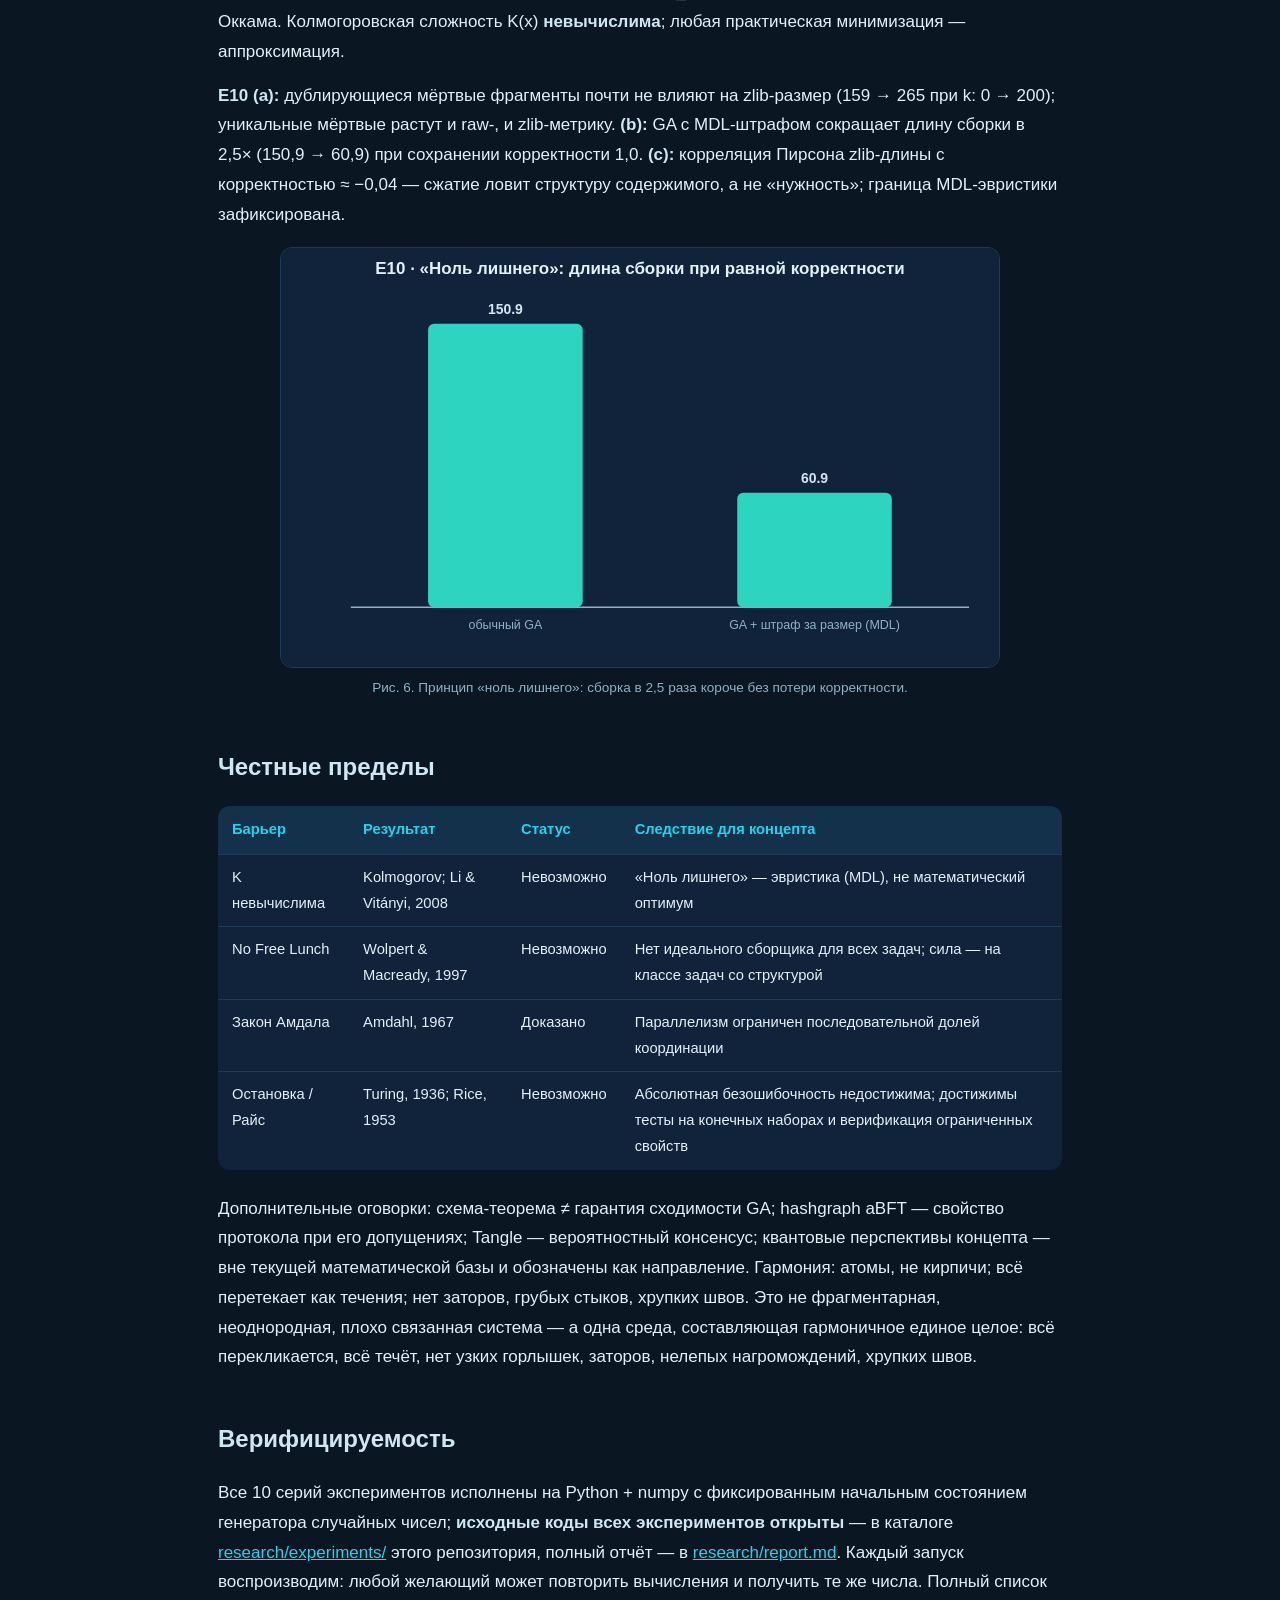
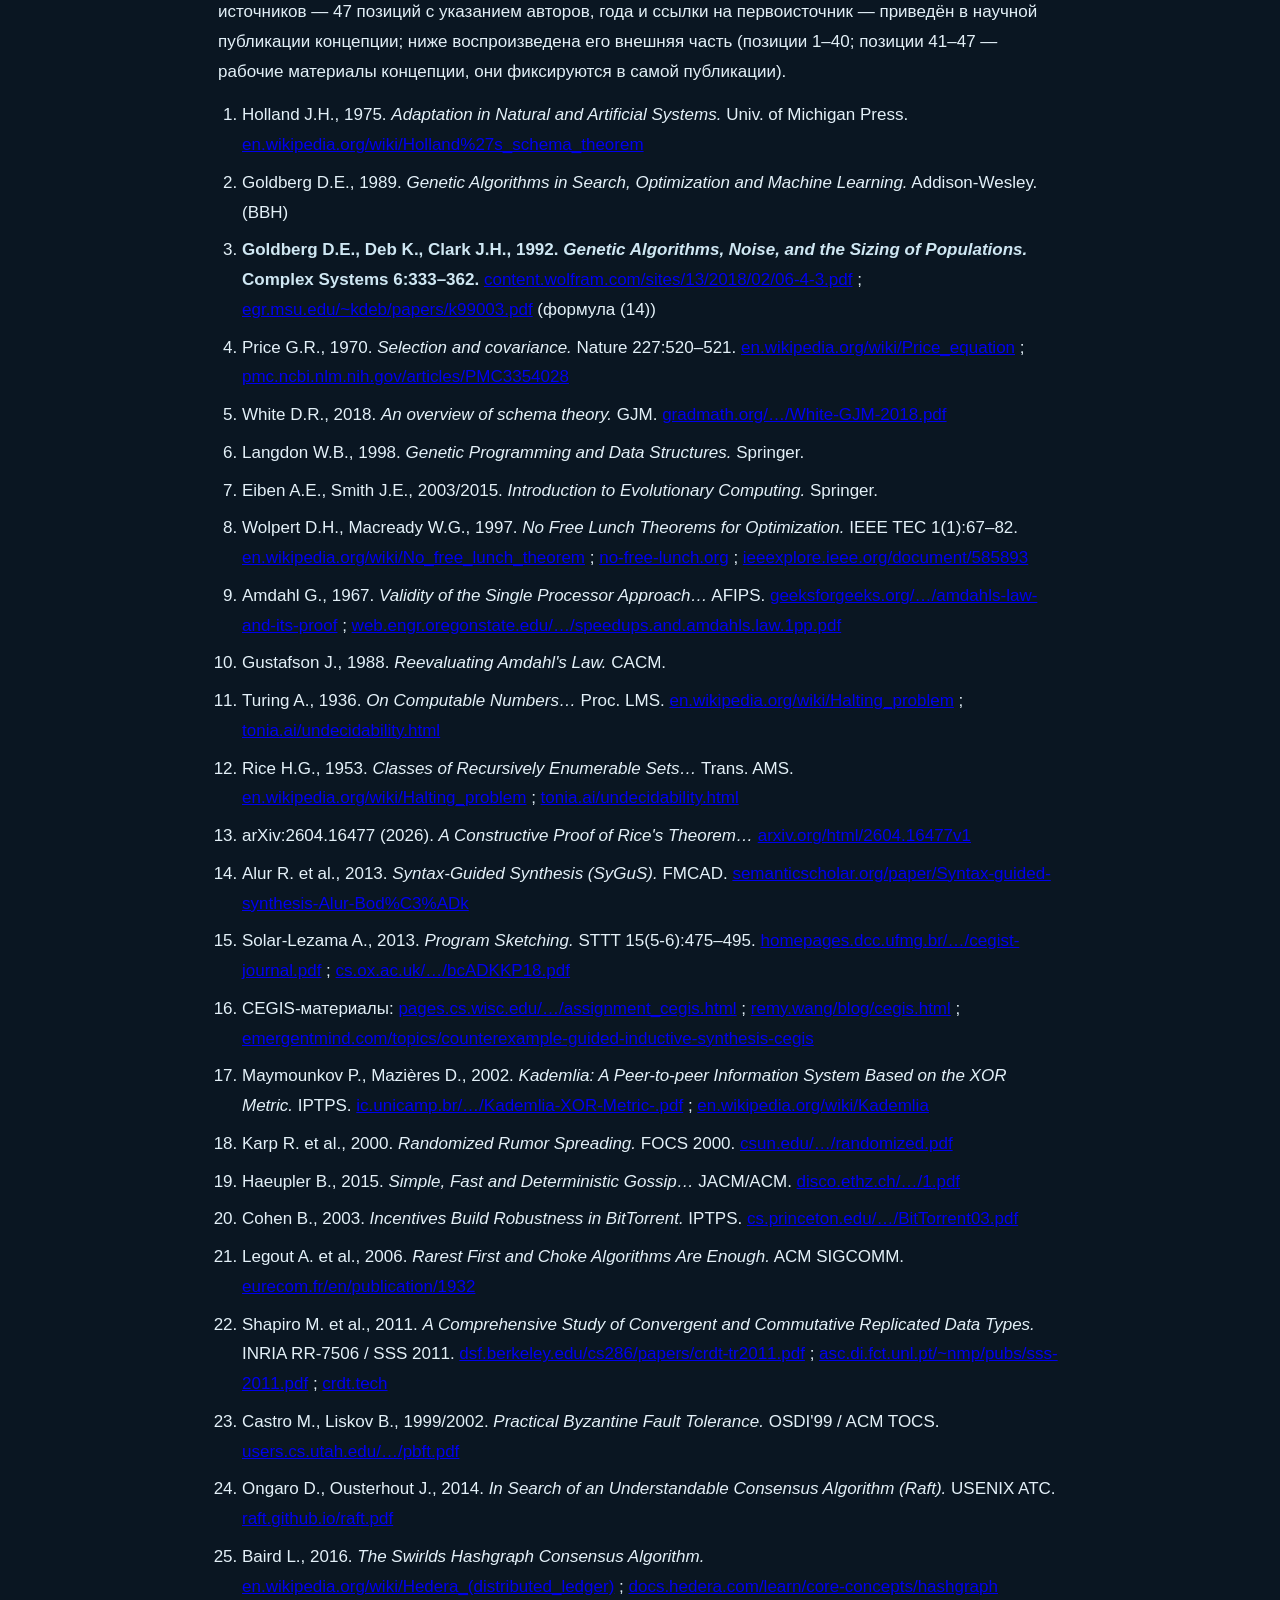
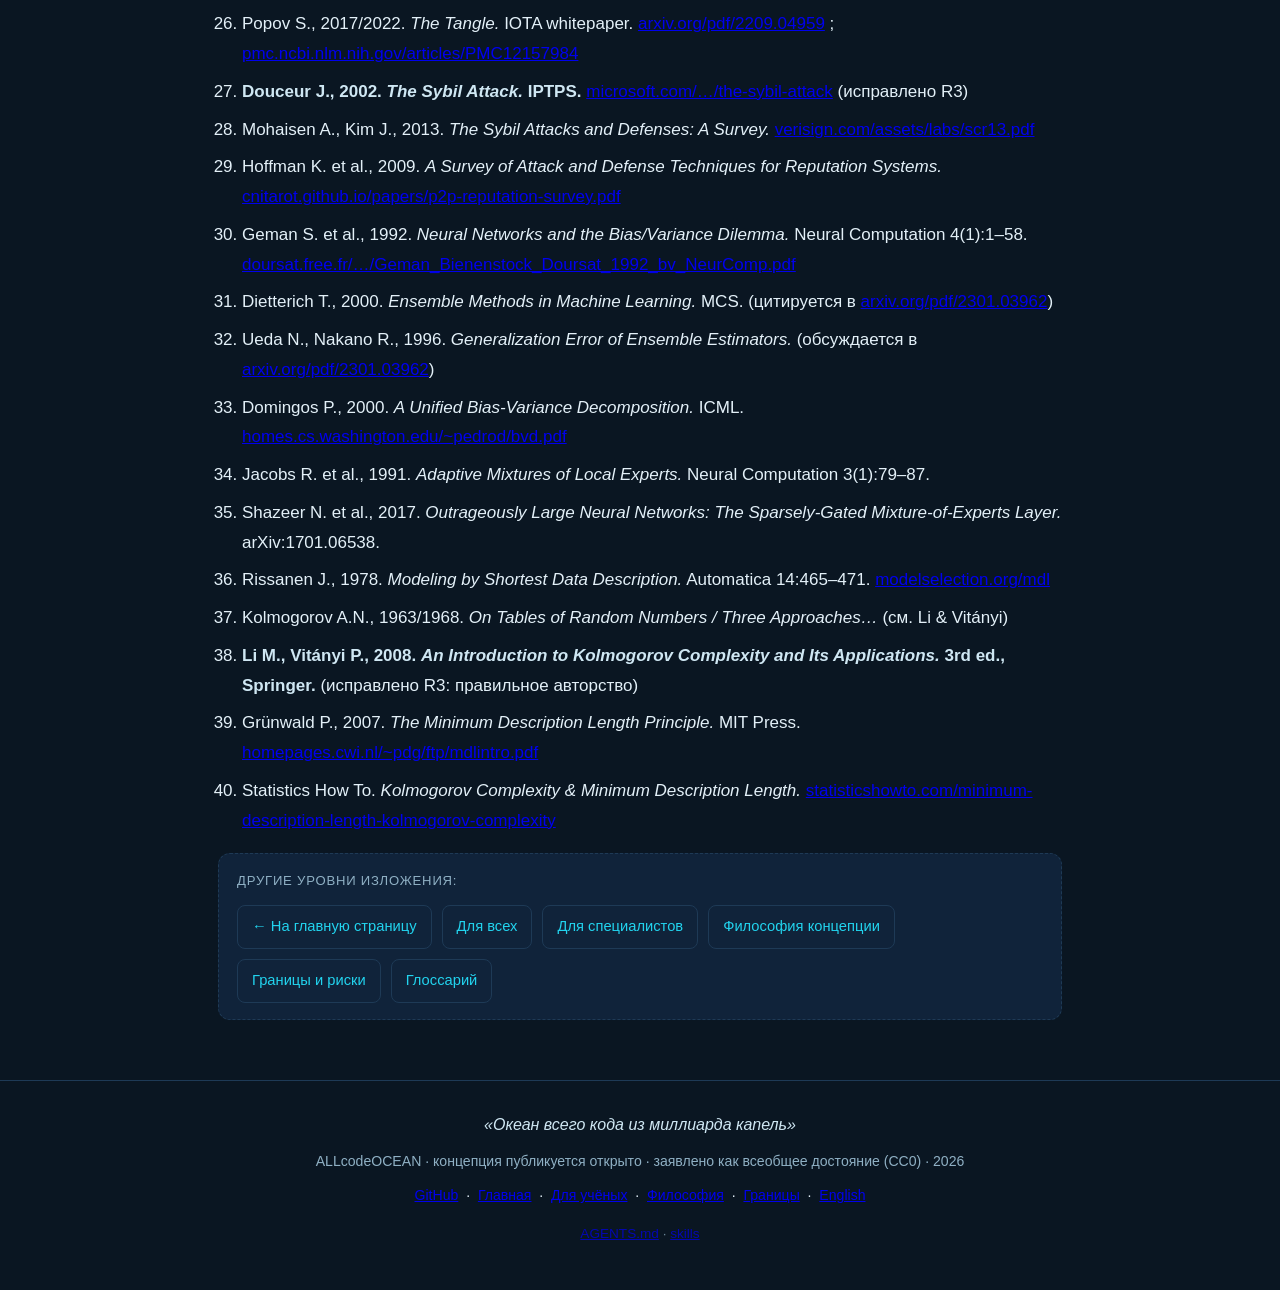
<file: ru/uchenym.html>
<!DOCTYPE html>
<html lang="ru">
<head>
<meta charset="UTF-8">
<meta name="viewport" content="width=device-width, initial-scale=1.0">
<title>ALLcodeOCEAN — Для учёных</title>
<meta name="description" content="Формальная модель ALLcodeOCEAN, математический аппарат, численные эксперименты E1–E10 с воспроизводимыми результатами и честный анализ границ применимости.">
<meta name="theme-color" content="#0a1622">
<link rel="icon" href="../favicon.svg" type="image/svg+xml">
<link rel="stylesheet" href="../assets/style.css">
<meta property="og:type" content="website">
<meta property="og:title" content="ALLcodeOCEAN — Для учёных">
<meta property="og:description" content="Формальная модель ALLcodeOCEAN, математический аппарат, численные эксперименты E1–E10 с воспроизводимыми результатами и честный анализ границ применимости.">
<meta property="og:site_name" content="ALLcodeOCEAN">
<meta property="og:locale" content="ru_RU">
<meta property="og:image" content="https://dsconoiz.github.io/ALLcodeOCEAN/favicon.svg">
<meta property="og:url" content="https://dsconoiz.github.io/ALLcodeOCEAN/ru/uchenym.html">
<link rel="canonical" href="https://dsconoiz.github.io/ALLcodeOCEAN/ru/uchenym.html">
<meta name="twitter:card" content="summary">
</head>
<body>

<header class="site">
  <div class="container">
    <h1 class="logo-h"><a class="logo" href="../index.html">ALLcodeOCEAN</a></h1>
    <div class="logo-sub">Океан всего кода из миллиарда капель</div>
    <nav class="main-nav" aria-label="Разделы сайта">
      <a href="../index.html">Манифест</a>
      <a href="vsem.html">Для всех</a>
      <a href="specialistam.html">Для специалистов</a>
      <a href="uchenym.html" class="active" aria-current="page">Для учёных</a>
      <a href="filosofiya.html">Философия</a>
      <a href="limits.html">Границы</a>
      <a href="glossary.html">Глоссарий</a>
      <a href="https://github.com/DScoNOIZ/ALLcodeOCEAN" target="_blank" rel="noopener">GitHub</a>
      <a href="../en/index.html">EN</a>
    </nav>
  </div>
</header>

<main class="container">

<section id="model">
  <h1 class="section-title">Формальная модель задачи сборки</h1>
  <p><strong>Определение (пространство фрагментов).</strong> ℱ = {g₁, …, g<sub>N_F</sub>} — конечное множество микро-фрагментов кода. Каждый фрагмент g = (code(g), meta(g)), где code(g) — исполняемый исходный код над алфавитом Σ; meta(g) — интерфейс (сигнатура), пред-/постусловия, хеш, репутация, семантические теги, а также <strong>измеренный профиль производительности</strong> (бенчмарки по времени, памяти и трафику — часть паспорта фрагмента).</p>
  <p><strong>Определение (сборка).</strong> Сборка — подмножество S ⊆ ℱ вместе с операцией композиции ∘, склеивающей фрагменты в программу p ∈ 𝒫.</p>
  <p><strong>Постановка задачи.</strong> Дано задание T со спецификацией Spec(T). Требуется найти:</p>
  <div class="formula">argmin<sub>S ⊆ ℱ</sub>&nbsp;&nbsp;Φ(S) = α·Err(S, Spec(T)) + β·cost(p(S)) + γ·incomp(S)</div>
  <p>где Err — несоответствие спецификации (проваленные тесты), cost — полный ресурсный след программы: размер, время выполнения, память, сетевой трафик, энергия (реализация принципов «ноль лишнего» и ресурсной ответственности), incomp — конфликты интерфейсов; α ≫ β, γ по умолчанию. Ограничения: типизируемость сборки, попарная совместимость интерфейсов, бюджет cost(p) ≤ B. Наличие cost в целевой функции означает, что <strong>эволюционный отбор отсекает расточительные комбинации автоматически</strong>: оптимизация встроена в механизм отбора, а не является отдельным этапом «когда прижмёт».</p>
  <p><strong>Замечание о сложности.</strong> Пространство поиска — 2<sup>N_F</sup> подмножеств. При N_F ~ 10⁶ точное решение перебором невозможно. Гранулярность: планктон (микрофрагменты) → стаи рыб (функции/модули) → острова (пакеты/приложения) → экосистемы (стеки) — НЕТ жёсткой градации. Торрент для кода на микроуровне: P2P, берёшь ровно что нужно, никакого лишнего трафика.</p>
</section>

<section id="evidence">
  <h2 class="section-title">Комбинаторная оценка (E1)</h2>
  <p>Число сочетаний C(N_F, k) растёт взрывным образом:</p>
  <table class="data">
    <thead><tr><th>N_F \ k</th><th>10</th><th>20</th></tr></thead>
    <tbody>
      <tr><td>10⁴</td><td>10<sup>33.4</sup></td><td>10<sup>61.6</sup></td></tr>
      <tr><td><strong>10⁶</strong></td><td>10<sup>53.4</sup></td><td><strong>10<sup>101.6</sup></strong></td></tr>
    </tbody>
  </table>
  <p>При N_F = 10⁶, k = 20 получаем ≈10¹⁰¹ комбинаций — больше числа атомов во Вселенной (~10⁸⁰). Полный перебор невозможен. Контроль точными значениями: C(100,3) = 161 700; C(1000,10) = 2,63·10²³.</p>
</section>

<section id="evolution">
  <h2 class="section-title">Эволюционный движок</h2>
  <h3>Теоретические якоря</h3>
  <ul class="list">
    <li><strong>Схема-теорема Холланда [доказано].</strong> Короткие низкопорядковые схемы с фитнесом выше среднего нарастают в числе экспоненциально: E[m(H,t+1)] ≥ m(H,t)·(f̂(H,t)/f̄(t))·[1 − p_c·d(H)/(L−1) − o(H)·p_m]. Оговорка: неравенство об ожидании, не уравнение динамики.</li>
    <li><strong>Уравнение Прайса [доказано].</strong> w̄·Δz̄ = Cov(wᵢ, zᵢ) + E(wᵢ·Δzᵢ) — фундаментальное разложение эволюционной динамики.</li>
    <li><strong>Building Block Hypothesis [гипотеза]</strong> (Goldberg, 1989). Рабочее предположение о низкой эпистазии между хорошо изолированными фрагментами; известны контрпримеры (обманные функции).</li>
    <li><strong>Sizing по Goldberg–Deb–Clark [доказано в принятой модели шума].</strong> N_s = 2cκσ²_M/d², где c — квадрат одностороннего нормального отклонения: при допустимой ошибке решения α = 0,05 имеем z = 1,645, c = z² ≈ 2,71. Эмпирический порог успешности N* = 50–100 против теоретической оценки 173.19 (при σ_M/d = 4): теория даёт запас, эмпирика скромнее — расхождение объяснимо элитизмом по истинному fitness.</li>
  </ul>
  <h3>Численные результаты (seed = 42, воспроизводимы)</h3>
  <p><strong>E2 — сходимость GA</strong> (L=20, M=10): успех 30/30 при N ∈ {50, 100, 200}; первое попадание оптимума в поколении 38,7 / 25,3 / 20,6 (mean). Бюджет ≈ N·G = 2·10⁴ оценок против 10¹⁰¹ перебора — GA просматривает долю ≈10⁻⁹⁷ пространства и работает не за счёт перебора.</p>
  <figure style="margin:18px 0;">
    <img src="../assets/charts/ga.svg" alt="E2: сходимость генетического алгоритма" style="width:100%;max-width:720px;display:block;margin:0 auto;border-radius:12px;border:1px solid var(--border);">
    <figcaption style="text-align:center;color:var(--text-dim);font-size:0.85rem;margin-top:8px;">Рис. 1. Чем больше популяция, тем раньше находится решение; все 30 запусков успешны.</figcaption>
  </figure>
  <p><strong>E3 — эпистазия:</strong> при доле парных взаимодействий λ ≤ 0,3 корректность 1,0; при λ = 0,7 падает до 0,325 (0/30 до оптимума). Обосновывает требование «чистых интерфейсов» между фрагментами.</p>
  <figure style="margin:18px 0;">
    <img src="../assets/charts/epistasis.svg" alt="E3: влияние связанности фрагментов на корректность" style="width:100%;max-width:720px;display:block;margin:0 auto;border-radius:12px;border:1px solid var(--border);">
    <figcaption style="text-align:center;color:var(--text-dim);font-size:0.85rem;margin-top:8px;">Рис. 2. Метод работает, пока фрагменты слабо связаны — отсюда требование чистых интерфейсов.</figcaption>
  </figure>
  <p><strong>E4 — sizing vs эмпирика:</strong> при σ_M/d = 4 теоретический GDC N_s = 173.19 (κ=2, c=z²≈2,71), эмпирический порог N* = 50–100; теория консервативна в 1,7–3,5 раза (элитизм по истинному fitness).</p>
</section>

<section id="swarm">
  <h2 class="section-title">Рой микросетей: ансамблевые границы</h2>
  <p>Bias–variance декомпозиция [Geman et al., 1992]: E[(y−f̂(x))²] = Bias² + Var + σ². Для ансамбля из M моделей с попарной корреляцией ошибок ρ: Var → ρσ² при M→∞ — ключевую роль играет разнообразие экспертов (низкая ρ). Специализация через sparse MoE [Shazeer et al., 2017, arXiv:1701.06538] — «разреженная смесь экспертов». Агенты как новый слой сборки: они собирают программу из распределённых фрагментов и модулей; текущие человеческие инструменты не дают ни единой базы данных, ни удобного торрент-подобного интерфейса, ни однородных практик — именно поэтому для машинного труда эта среда морально устарела.</p>
  <p><strong>Граница [правдоподобно]:</strong> теоремы универсального превосходства роя нет (NFL); выигрыш достигается по латентности, отказоустойчивости и transfer-efficiency; сравнение «рой vs одна большая модель» — эмпирический вопрос.</p>
</section>

<section id="cegis">
  <h2 class="section-title">Синтез по спецификации: CEGIS</h2>
  <p>Каркас SyGuS [Alur et al., 2013]: найти f ∈ ℋ такое, что ∃f ∀x ∈ 𝒟: φ(x, f(x)). Цикл «синтезатор–верификатор»: soundness доказана; завершаемость при конечной грамматике доказана; полнота в общем случае недостижима.</p>
  <p><strong>E9 (toy):</strong> max(x,y) синтезирован как ite((x&lt;y), y, x) за 1 итерацию CEGIS (820 кандидатов, 0,05 с); пост-верификация на сетке 1600 точек — 0 расхождений. Граница выразимости: без оператора сравнения задача невыразима в грамматике {+, *, ite} — честная граница метода.</p>
</section>

<section id="p2p">
  <h2 class="section-title">P2P-слой: доказанные оценки</h2>
  <ul class="list">
    <li><strong>Kademlia [доказано], O(log n).</strong> E5 (n=10⁹, k=20, 1000 lookup): среднее 5,42 ± 0,83 хопов, максимум 8 (верхняя граница ceil log₂ n = 30).</li>
    <li><strong>Gossip push-pull [доказано], O(log n)</strong> [Karp et al., FOCS 2000]. E6: n=10⁵ → 11,37 ± 0,48 раундов при log₃ n = 10,48 (ratio 1,08 и убывает с ростом n).</li>
    <li><strong>CRDT [доказано]</strong> [Shapiro et al., 2011]. Join-полурешётка = коммутативный идемпотентный моноид → eventual consistency. E7: 10 000/10 000 проверок коммутативности/ассоциативности/идемпотентности для GCounter, GSet, ORSet; 1000/1000 сценариев сходимости реплик.</li>
    <li><strong>Амдал [доказано].</strong> E8: p=0,99 → S(1024)=91,2, предел 100; последовательная часть (координация, верификация) задаёт потолок ускорения распределённой сборки.</li>
  </ul>
  <figure style="margin:18px 0;">
    <img src="../assets/charts/kademlia.svg" alt="E5: хопы Kademlia при росте сети" style="width:100%;max-width:720px;display:block;margin:0 auto;border-radius:12px;border:1px solid var(--border);">
    <figcaption style="text-align:center;color:var(--text-dim);font-size:0.85rem;margin-top:8px;">Рис. 3. Поиск фрагмента: от тысячи до миллиарда узлов — рост всего в ~3 шага.</figcaption>
  </figure>
  <figure style="margin:18px 0;">
    <img src="../assets/charts/gossip.svg" alt="E6: раунды распространения обновления" style="width:100%;max-width:720px;display:block;margin:0 auto;border-radius:12px;border:1px solid var(--border);">
    <figcaption style="text-align:center;color:var(--text-dim);font-size:0.85rem;margin-top:8px;">Рис. 4. Волна обновления достигает всех узлов за логарифмическое число раундов.</figcaption>
  </figure>
  <figure style="margin:18px 0;">
    <img src="../assets/charts/amdahl.svg" alt="E8: кривые Амдала для разных долей параллелизма" style="width:100%;max-width:720px;display:block;margin:0 auto;border-radius:12px;border:1px solid var(--border);">
    <figcaption style="text-align:center;color:var(--text-dim);font-size:0.85rem;margin-top:8px;">Рис. 5. Честный потолок параллелизма: последовательная доля координации ограничивает ускорение.</figcaption>
  </figure>
</section>

<section id="trust">
  <h2 class="section-title">Доверие без блокчейна</h2>
  <table class="data">
    <thead><tr><th>Механизм</th><th>Гарантия</th><th>Статус</th><th>Источник</th></tr></thead>
    <tbody>
      <tr><td>PBFT</td><td>n ≥ 3f+1 (византийские отказы)</td><td>Доказано</td><td>Castro &amp; Liskov, 1999/2002</td></tr>
      <tr><td>Raft</td><td>n ≥ 2f+1 (crash-only)</td><td>Доказано</td><td>Ongaro &amp; Ousterhout, 2014</td></tr>
      <tr><td>Hashgraph aBFT</td><td>n ≥ 3f+1, асинхронный BFT</td><td>Свойство протокола</td><td>Baird, 2016</td></tr>
      <tr><td>Sybil-защита</td><td>Без внешней идентификации невозможна</td><td>Доказано (нижняя граница)</td><td>Douceur, 2002</td></tr>
      <tr><td>Репутация</td><td>Исполняемые тесты + resource testing</td><td>Инженерная практика</td><td>Mohaisen &amp; Kim, 2013</td></tr>
    </tbody>
  </table>
</section>

<section id="mdl">
  <h2 class="section-title">«Ноль лишнего»: MDL и колмогоровская сложность</h2>
  <p>MDL-принцип [Rissanen, 1978; Grünwald, 2007]: L(D) = min_H [L(H) + L(D|H)] — формализация бритвы Оккама. Колмогоровская сложность K(x) <strong>невычислима</strong>; любая практическая минимизация — аппроксимация.</p>
  <p><strong>E10 (a):</strong> дублирующиеся мёртвые фрагменты почти не влияют на zlib-размер (159 → 265 при k: 0 → 200); уникальные мёртвые растут и raw-, и zlib-метрику. <strong>(b):</strong> GA с MDL-штрафом сокращает длину сборки в 2,5× (150,9 → 60,9) при сохранении корректности 1,0. <strong>(c):</strong> корреляция Пирсона zlib-длины с корректностью ≈ −0,04 — сжатие ловит структуру содержимого, а не «нужность»; граница MDL-эвристики зафиксирована.</p>
  <figure style="margin:18px 0;">
    <img src="../assets/charts/mdl.svg" alt="E10: длина сборки с MDL-штрафом и без" style="width:100%;max-width:720px;display:block;margin:0 auto;border-radius:12px;border:1px solid var(--border);">
    <figcaption style="text-align:center;color:var(--text-dim);font-size:0.85rem;margin-top:8px;">Рис. 6. Принцип «ноль лишнего»: сборка в 2,5 раза короче без потери корректности.</figcaption>
  </figure>
</section>

<section id="limits">
  <h2 class="section-title">Честные пределы</h2>
  <table class="data">
    <thead><tr><th>Барьер</th><th>Результат</th><th>Статус</th><th>Следствие для концепта</th></tr></thead>
    <tbody>
      <tr><td>K невычислима</td><td>Kolmogorov; Li &amp; Vitányi, 2008</td><td>Невозможно</td><td>«Ноль лишнего» — эвристика (MDL), не математический оптимум</td></tr>
      <tr><td>No Free Lunch</td><td>Wolpert &amp; Macready, 1997</td><td>Невозможно</td><td>Нет идеального сборщика для всех задач; сила — на классе задач со структурой</td></tr>
      <tr><td>Закон Амдала</td><td>Amdahl, 1967</td><td>Доказано</td><td>Параллелизм ограничен последовательной долей координации</td></tr>
      <tr><td>Остановка / Райс</td><td>Turing, 1936; Rice, 1953</td><td>Невозможно</td><td>Абсолютная безошибочность недостижима; достижимы тесты на конечных наборах и верификация ограниченных свойств</td></tr>
    </tbody>
  </table>
  <p>Дополнительные оговорки: схема-теорема ≠ гарантия сходимости GA; hashgraph aBFT — свойство протокола при его допущениях; Tangle — вероятностный консенсус; квантовые перспективы концепта — вне текущей математической базы и обозначены как направление. Гармония: атомы, не кирпичи; всё перетекает как течения; нет заторов, грубых стыков, хрупких швов. Это не фрагментарная, неоднородная, плохо связанная система — а одна среда, составляющая гармоничное единое целое: всё перекликается, всё течёт, нет узких горлышек, заторов, нелепых нагромождений, хрупких швов.</p>
</section>

<section id="sources">
  <h2 class="section-title">Верифицируемость</h2>
  <p>Все 10 серий экспериментов исполнены на Python + numpy с фиксированным начальным состоянием генератора случайных чисел; <strong>исходные коды всех экспериментов открыты</strong> — в каталоге <a href="https://github.com/DScoNOIZ/ALLcodeOCEAN/tree/main/research/experiments" style="color:var(--accent2);">research/experiments/</a> этого репозитория, полный отчёт — в <a href="../research/report.md" style="color:var(--accent2);">research/report.md</a>. Каждый запуск воспроизводим: любой желающий может повторить вычисления и получить те же числа. Полный список источников — 47 позиций с указанием авторов, года и ссылки на первоисточник — приведён в научной публикации концепции; ниже воспроизведена его внешняя часть (позиции 1–40; позиции 41–47 — рабочие материалы концепции, они фиксируются в самой публикации).</p>
  <ol class="list">
    <li>Holland J.H., 1975. <em>Adaptation in Natural and Artificial Systems.</em> Univ. of Michigan Press. <a href="https://en.wikipedia.org/wiki/Holland%27s_schema_theorem">en.wikipedia.org/wiki/Holland%27s_schema_theorem</a></li>
    <li>Goldberg D.E., 1989. <em>Genetic Algorithms in Search, Optimization and Machine Learning.</em> Addison-Wesley. (BBH)</li>
    <li><strong>Goldberg D.E., Deb K., Clark J.H., 1992. <em>Genetic Algorithms, Noise, and the Sizing of Populations.</em> Complex Systems 6:333–362.</strong> <a href="https://content.wolfram.com/sites/13/2018/02/06-4-3.pdf">content.wolfram.com/sites/13/2018/02/06-4-3.pdf</a> ; <a href="https://www.egr.msu.edu/~kdeb/papers/k99003.pdf">egr.msu.edu/~kdeb/papers/k99003.pdf</a> (формула (14))</li>
    <li>Price G.R., 1970. <em>Selection and covariance.</em> Nature 227:520–521. <a href="https://en.wikipedia.org/wiki/Price_equation">en.wikipedia.org/wiki/Price_equation</a> ; <a href="https://pmc.ncbi.nlm.nih.gov/articles/PMC3354028/">pmc.ncbi.nlm.nih.gov/articles/PMC3354028</a></li>
    <li>White D.R., 2018. <em>An overview of schema theory.</em> GJM. <a href="https://gradmath.org/wp-content/uploads/2020/10/White-GJM-2018.pdf">gradmath.org/…/White-GJM-2018.pdf</a></li>
    <li>Langdon W.B., 1998. <em>Genetic Programming and Data Structures.</em> Springer.</li>
    <li>Eiben A.E., Smith J.E., 2003/2015. <em>Introduction to Evolutionary Computing.</em> Springer.</li>
    <li>Wolpert D.H., Macready W.G., 1997. <em>No Free Lunch Theorems for Optimization.</em> IEEE TEC 1(1):67–82. <a href="https://en.wikipedia.org/wiki/No_free_lunch_theorem">en.wikipedia.org/wiki/No_free_lunch_theorem</a> ; <a href="http://no-free-lunch.org">no-free-lunch.org</a> ; <a href="https://ieeexplore.ieee.org/document/585893">ieeexplore.ieee.org/document/585893</a></li>
    <li>Amdahl G., 1967. <em>Validity of the Single Processor Approach…</em> AFIPS. <a href="https://www.geeksforgeeks.org/computer-organization-architecture/computer-organization-amdahls-law-and-its-proof">geeksforgeeks.org/…/amdahls-law-and-its-proof</a> ; <a href="https://web.engr.oregonstate.edu/~mjb/cs575/Handouts/speedups.and.amdahls.law.1pp.pdf">web.engr.oregonstate.edu/…/speedups.and.amdahls.law.1pp.pdf</a></li>
    <li>Gustafson J., 1988. <em>Reevaluating Amdahl's Law.</em> CACM.</li>
    <li>Turing A., 1936. <em>On Computable Numbers…</em> Proc. LMS. <a href="https://en.wikipedia.org/wiki/Halting_problem">en.wikipedia.org/wiki/Halting_problem</a> ; <a href="https://tonia.ai/undecidability.html">tonia.ai/undecidability.html</a></li>
    <li>Rice H.G., 1953. <em>Classes of Recursively Enumerable Sets…</em> Trans. AMS. <a href="https://en.wikipedia.org/wiki/Halting_problem">en.wikipedia.org/wiki/Halting_problem</a> ; <a href="https://tonia.ai/undecidability.html">tonia.ai/undecidability.html</a></li>
    <li>arXiv:2604.16477 (2026). <em>A Constructive Proof of Rice's Theorem…</em> <a href="https://arxiv.org/html/2604.16477v1">arxiv.org/html/2604.16477v1</a></li>
    <li>Alur R. et al., 2013. <em>Syntax-Guided Synthesis (SyGuS).</em> FMCAD. <a href="https://www.semanticscholar.org/paper/Syntax-guided-synthesis-Alur-Bod%C3%ADk/f7ba81057c8ec4f1c039027232034143a5afe6bf">semanticscholar.org/paper/Syntax-guided-synthesis-Alur-Bod%C3%ADk</a></li>
    <li>Solar-Lezama A., 2013. <em>Program Sketching.</em> STTT 15(5-6):475–495. <a href="https://homepages.dcc.ufmg.br/~hbarbosa/papers/cegist-journal.pdf">homepages.dcc.ufmg.br/…/cegist-journal.pdf</a> ; <a href="https://www.cs.ox.ac.uk/people/alessandro.abate/publications/bcADKKP18.pdf">cs.ox.ac.uk/…/bcADKKP18.pdf</a></li>
    <li>CEGIS-материалы: <a href="https://pages.cs.wisc.edu/~qhu28/homework/assignment_cegis.html">pages.cs.wisc.edu/…/assignment_cegis.html</a> ; <a href="https://remy.wang/blog/cegis.html">remy.wang/blog/cegis.html</a> ; <a href="https://www.emergentmind.com/topics/counterexample-guided-inductive-synthesis-cegis">emergentmind.com/topics/counterexample-guided-inductive-synthesis-cegis</a></li>
    <li>Maymounkov P., Mazières D., 2002. <em>Kademlia: A Peer-to-peer Information System Based on the XOR Metric.</em> IPTPS. <a href="https://www.ic.unicamp.br/~bit/ensino/mo809_1s13/papers/P2P/Kademlia-%20A%20Peer-to-Peer%20Information%20System%20Based%20on%20the%20XOR%20Metric%20.pdf">ic.unicamp.br/…/Kademlia-XOR-Metric-.pdf</a> ; <a href="https://en.wikipedia.org/wiki/Kademlia">en.wikipedia.org/wiki/Kademlia</a></li>
    <li>Karp R. et al., 2000. <em>Randomized Rumor Spreading.</em> FOCS 2000. <a href="http://www.csun.edu/~jeffw/Semesters/2006Spring/COMP529/References/17.1/randomized.pdf">csun.edu/…/randomized.pdf</a></li>
    <li>Haeupler B., 2015. <em>Simple, Fast and Deterministic Gossip…</em> JACM/ACM. <a href="https://disco.ethz.ch/courses/fs14/seminar/paper/Klaus/1.pdf">disco.ethz.ch/…/1.pdf</a></li>
    <li>Cohen B., 2003. <em>Incentives Build Robustness in BitTorrent.</em> IPTPS. <a href="https://www.cs.princeton.edu/courses/archive/fall17/cos561/papers/BitTorrent03.pdf">cs.princeton.edu/…/BitTorrent03.pdf</a></li>
    <li>Legout A. et al., 2006. <em>Rarest First and Choke Algorithms Are Enough.</em> ACM SIGCOMM. <a href="https://www.eurecom.fr/en/publication/1932/download/ce-legoar-060213.pdf">eurecom.fr/en/publication/1932</a></li>
    <li>Shapiro M. et al., 2011. <em>A Comprehensive Study of Convergent and Commutative Replicated Data Types.</em> INRIA RR-7506 / SSS 2011. <a href="https://dsf.berkeley.edu/cs286/papers/crdt-tr2011.pdf">dsf.berkeley.edu/cs286/papers/crdt-tr2011.pdf</a> ; <a href="https://asc.di.fct.unl.pt/~nmp/pubs/sss-2011.pdf">asc.di.fct.unl.pt/~nmp/pubs/sss-2011.pdf</a> ; <a href="https://crdt.tech">crdt.tech</a></li>
    <li>Castro M., Liskov B., 1999/2002. <em>Practical Byzantine Fault Tolerance.</em> OSDI'99 / ACM TOCS. <a href="https://users.cs.utah.edu/~stutsman/cs6963/public/pbft.pdf">users.cs.utah.edu/…/pbft.pdf</a></li>
    <li>Ongaro D., Ousterhout J., 2014. <em>In Search of an Understandable Consensus Algorithm (Raft).</em> USENIX ATC. <a href="https://raft.github.io/raft.pdf">raft.github.io/raft.pdf</a></li>
    <li>Baird L., 2016. <em>The Swirlds Hashgraph Consensus Algorithm.</em> <a href="https://en.wikipedia.org/wiki/Hedera_(distributed_ledger)">en.wikipedia.org/wiki/Hedera_(distributed_ledger)</a> ; <a href="https://docs.hedera.com/learn/core-concepts/hashgraph">docs.hedera.com/learn/core-concepts/hashgraph</a></li>
    <li>Popov S., 2017/2022. <em>The Tangle.</em> IOTA whitepaper. <a href="https://arxiv.org/pdf/2209.04959">arxiv.org/pdf/2209.04959</a> ; <a href="https://pmc.ncbi.nlm.nih.gov/articles/PMC12157984">pmc.ncbi.nlm.nih.gov/articles/PMC12157984</a></li>
    <li><strong>Douceur J., 2002. <em>The Sybil Attack.</em> IPTPS.</strong> <a href="https://www.microsoft.com/en-us/research/publication/the-sybil-attack/">microsoft.com/…/the-sybil-attack</a> (исправлено R3)</li>
    <li>Mohaisen A., Kim J., 2013. <em>The Sybil Attacks and Defenses: A Survey.</em> <a href="https://www.verisign.com/assets/labs/scr13.pdf">verisign.com/assets/labs/scr13.pdf</a></li>
    <li>Hoffman K. et al., 2009. <em>A Survey of Attack and Defense Techniques for Reputation Systems.</em> <a href="https://cnitarot.github.io/papers/p2p-reputation-survey.pdf">cnitarot.github.io/papers/p2p-reputation-survey.pdf</a></li>
    <li>Geman S. et al., 1992. <em>Neural Networks and the Bias/Variance Dilemma.</em> Neural Computation 4(1):1–58. <a href="http://doursat.free.fr/docs/Geman_Bienenstock_Doursat_1992_bv_NeurComp.pdf">doursat.free.fr/…/Geman_Bienenstock_Doursat_1992_bv_NeurComp.pdf</a></li>
    <li>Dietterich T., 2000. <em>Ensemble Methods in Machine Learning.</em> MCS. (цитируется в <a href="https://arxiv.org/pdf/2301.03962">arxiv.org/pdf/2301.03962</a>)</li>
    <li>Ueda N., Nakano R., 1996. <em>Generalization Error of Ensemble Estimators.</em> (обсуждается в <a href="https://arxiv.org/pdf/2301.03962">arxiv.org/pdf/2301.03962</a>)</li>
    <li>Domingos P., 2000. <em>A Unified Bias-Variance Decomposition.</em> ICML. <a href="https://homes.cs.washington.edu/~pedrod/bvd.pdf">homes.cs.washington.edu/~pedrod/bvd.pdf</a></li>
    <li>Jacobs R. et al., 1991. <em>Adaptive Mixtures of Local Experts.</em> Neural Computation 3(1):79–87.</li>
    <li>Shazeer N. et al., 2017. <em>Outrageously Large Neural Networks: The Sparsely-Gated Mixture-of-Experts Layer.</em> arXiv:1701.06538.</li>
    <li>Rissanen J., 1978. <em>Modeling by Shortest Data Description.</em> Automatica 14:465–471. <a href="http://www.modelselection.org/mdl">modelselection.org/mdl</a></li>
    <li>Kolmogorov A.N., 1963/1968. <em>On Tables of Random Numbers / Three Approaches…</em> (см. Li &amp; Vitányi)</li>
    <li><strong>Li M., Vitányi P., 2008. <em>An Introduction to Kolmogorov Complexity and Its Applications.</em> 3rd ed., Springer.</strong> (исправлено R3: правильное авторство)</li>
    <li>Grünwald P., 2007. <em>The Minimum Description Length Principle.</em> MIT Press. <a href="https://homepages.cwi.nl/~pdg/ftp/mdlintro.pdf">homepages.cwi.nl/~pdg/ftp/mdlintro.pdf</a></li>
    <li>Statistics How To. <em>Kolmogorov Complexity &amp; Minimum Description Length.</em> <a href="https://www.statisticshowto.com/minimum-description-length-kolmogorov-complexity">statisticshowto.com/minimum-description-length-kolmogorov-complexity</a></li>
  </ol>
<div class="level-links">
    <span class="lbl">Другие уровни изложения:</span>
    <a href="../index.html">← На главную страницу</a>
    <a href="vsem.html">Для всех</a>
    <a href="specialistam.html">Для специалистов</a>
    <a href="filosofiya.html">Философия концепции</a>
    <a href="limits.html">Границы и риски</a>
    <a href="glossary.html">Глоссарий</a>
  </div>
</section>

</main>

<footer class="site">
  <div class="container">
    <div class="slogan">«Океан всего кода из миллиарда капель»</div>
    <div>ALLcodeOCEAN · концепция публикуется открыто · заявлено как всеобщее достояние (CC0) · 2026</div>
    <p style="margin-top:10px;">
      <a href="https://github.com/DScoNOIZ/ALLcodeOCEAN" target="_blank" rel="noopener">GitHub</a>
      &nbsp;·&nbsp;
      <a href="../index.html">Главная</a>
      &nbsp;·&nbsp;
      <a href="uchenym.html">Для учёных</a>
      &nbsp;·&nbsp;
      <a href="filosofiya.html">Философия</a>
      &nbsp;·&nbsp;
      <a href="limits.html">Границы</a>
      &nbsp;·&nbsp;
      <a href="../en/index.html">English</a>
    </p>
    <div style="margin-top:.6rem;font-size:.85rem;opacity:.7">
      <a href="https://github.com/DScoNOIZ/ALLcodeOCEAN/blob/main/AGENTS.md">AGENTS.md</a>
      · <a href="https://github.com/DScoNOIZ/ALLcodeOCEAN/tree/main/skills">skills</a>
    </div>
  </div>
</footer>

</body>
</html>
</file>
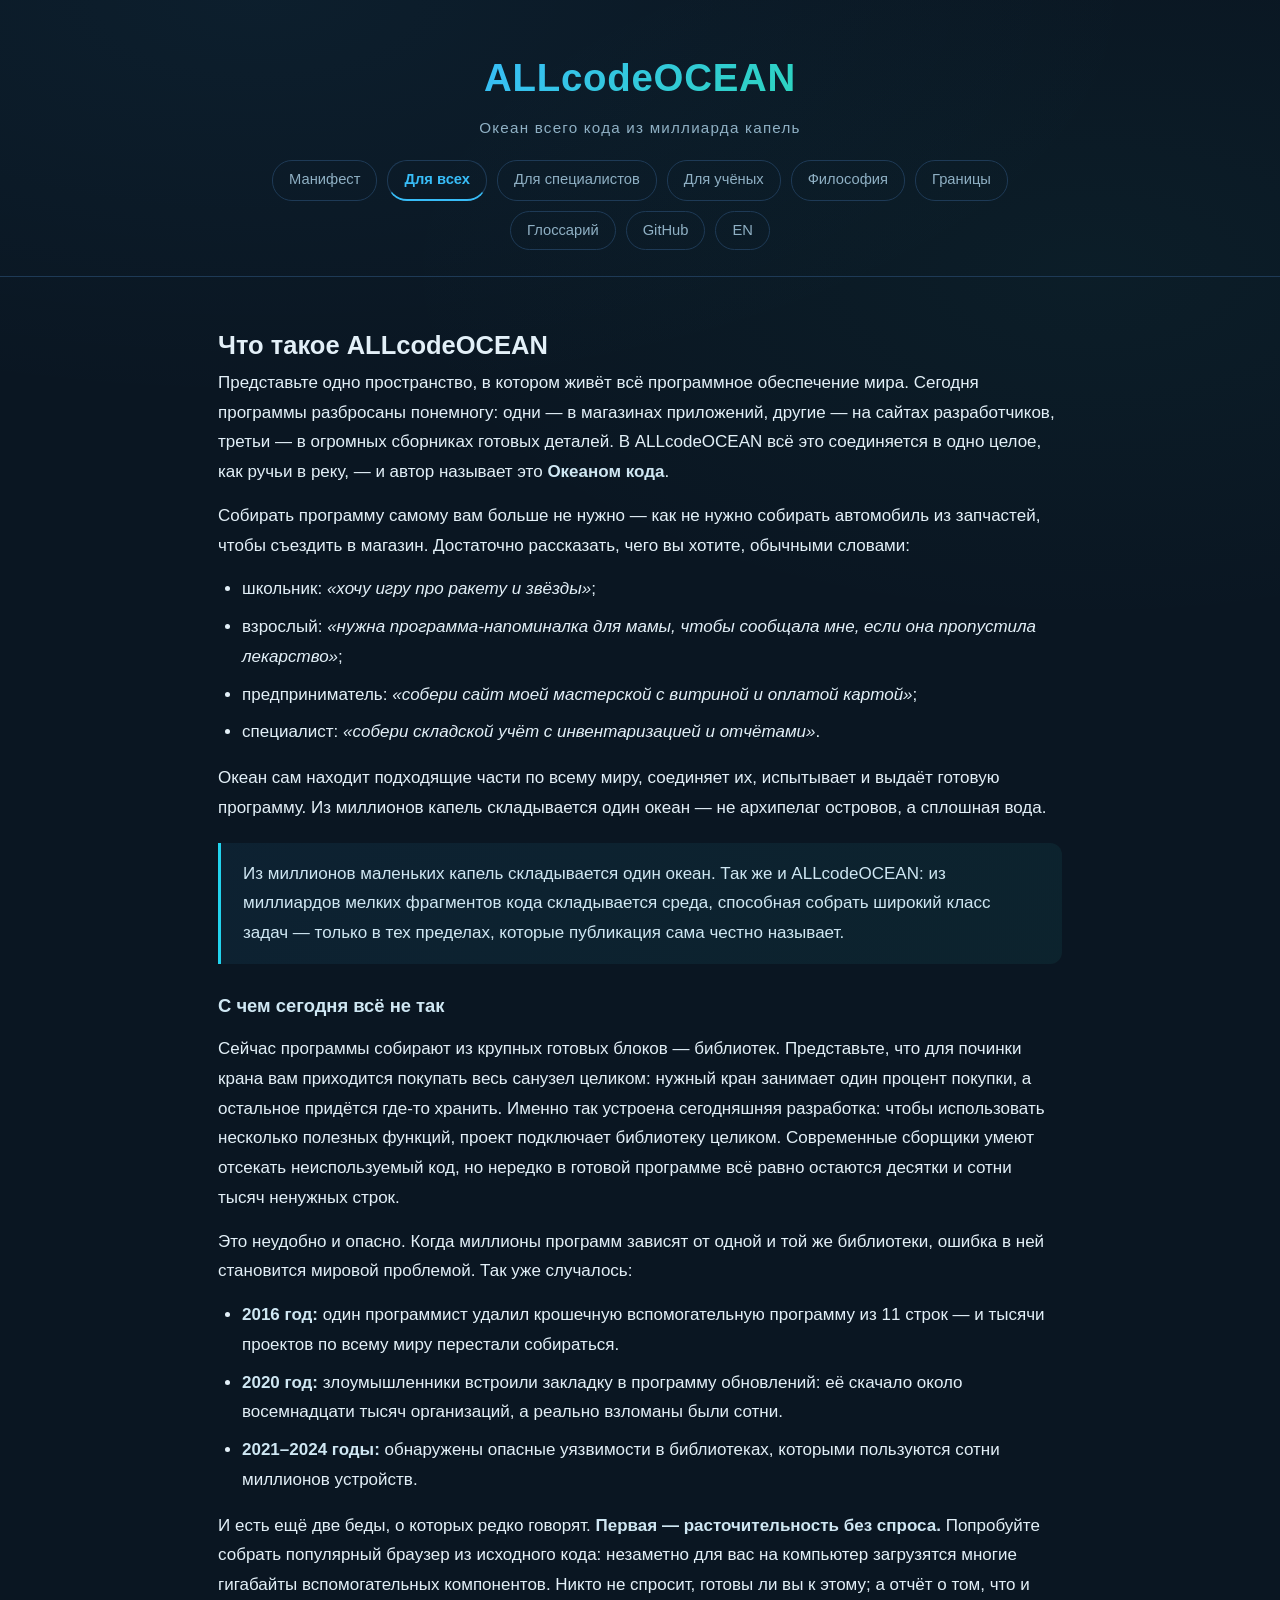
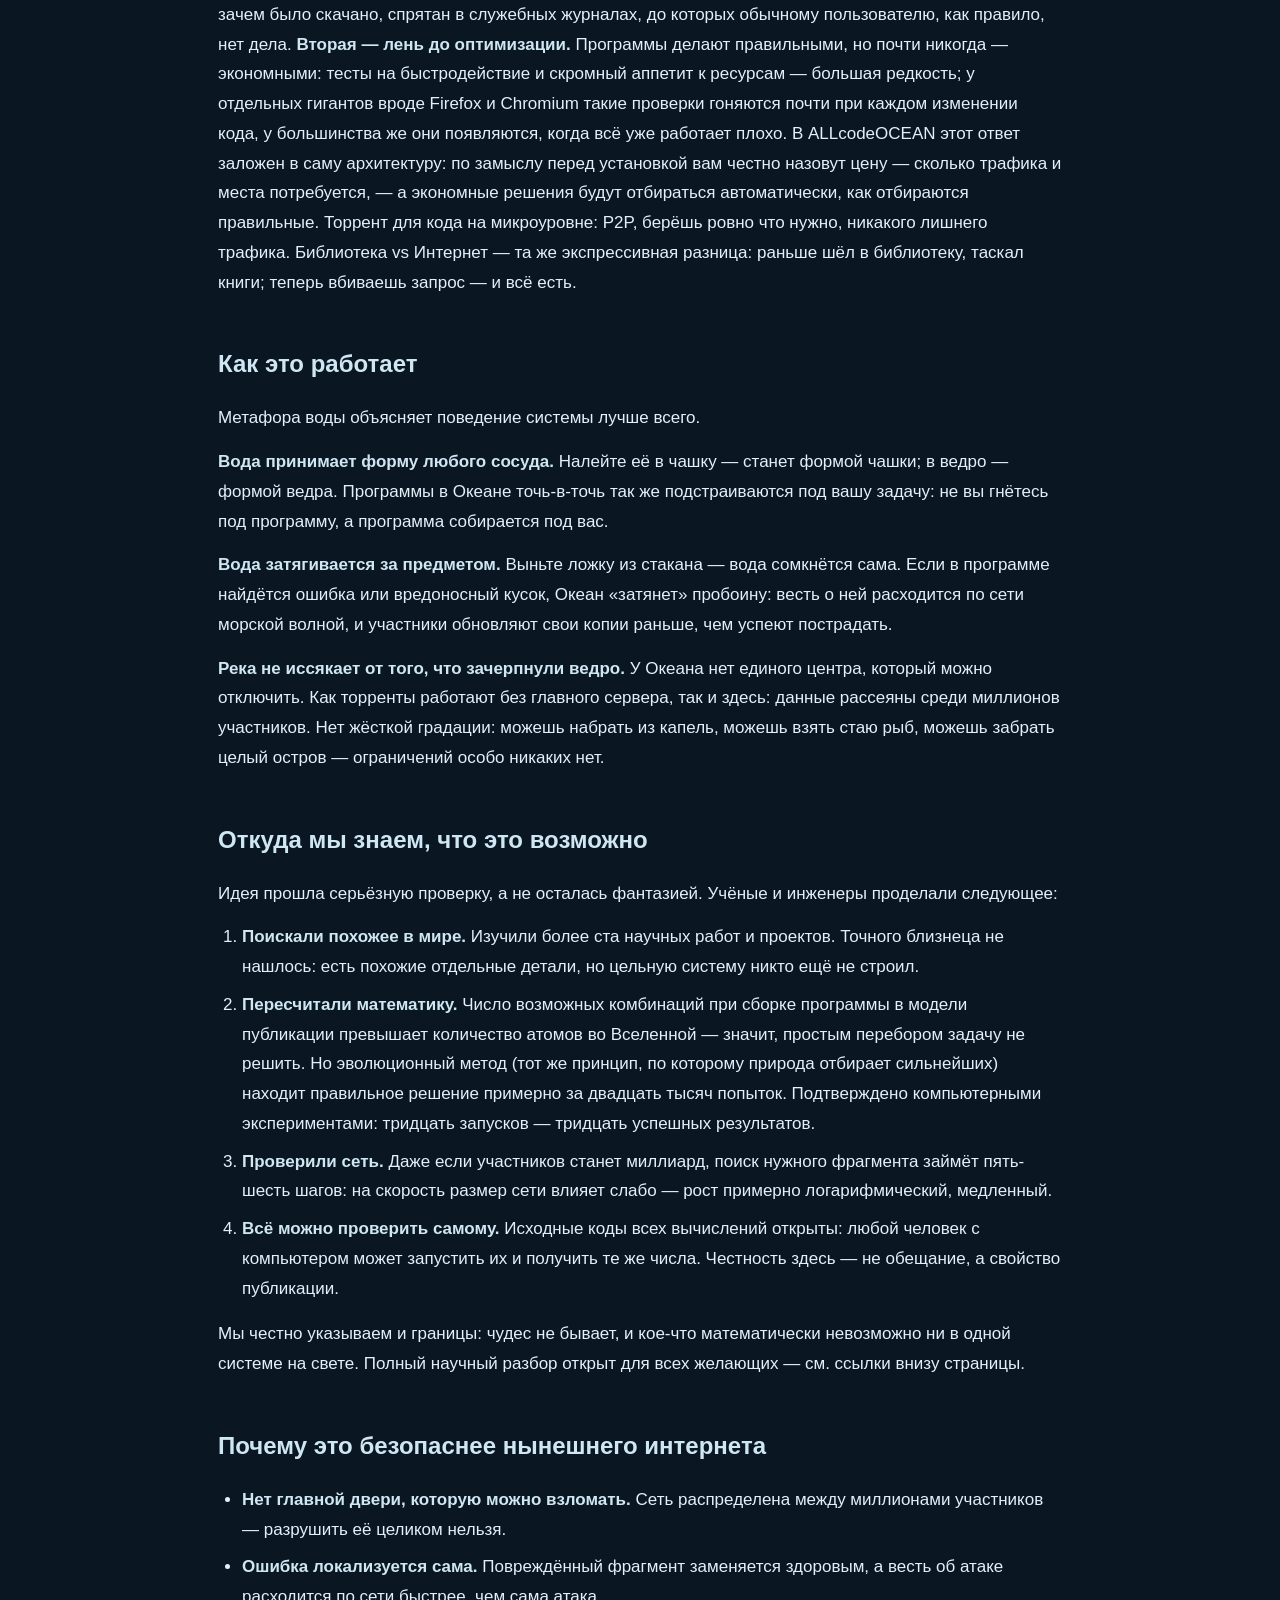
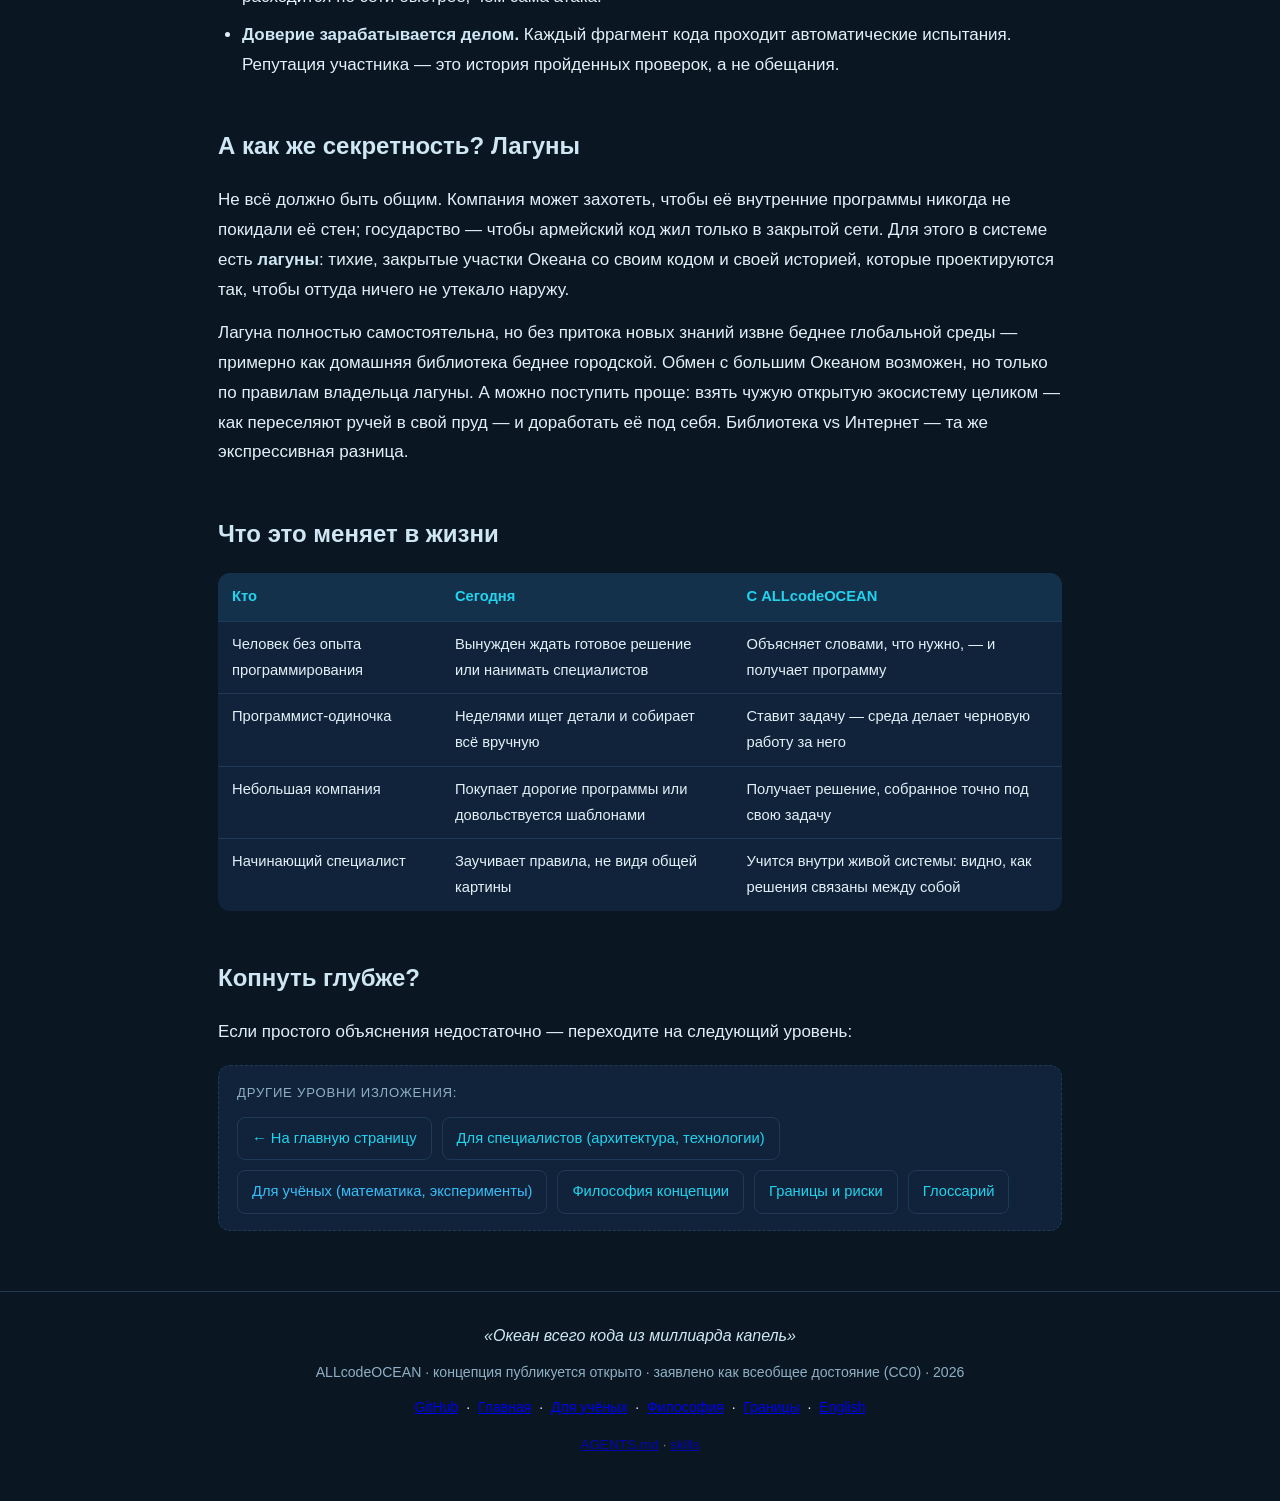
<file: ru/vsem.html>
<!DOCTYPE html>
<html lang="ru">
<head>
<meta charset="UTF-8">
<meta name="viewport" content="width=device-width, initial-scale=1.0">
<title>ALLcodeOCEAN — Для всех</title>
<meta name="description" content="ALLcodeOCEAN простыми словами: что это такое, как работает и почему это важно каждому.">
<meta name="theme-color" content="#0a1622">
<link rel="icon" href="../favicon.svg" type="image/svg+xml">
<link rel="stylesheet" href="../assets/style.css">
<meta property="og:type" content="website">
<meta property="og:title" content="ALLcodeOCEAN — Для всех">
<meta property="og:description" content="ALLcodeOCEAN простыми словами: что это такое, как работает и почему это важно каждому.">
<meta property="og:site_name" content="ALLcodeOCEAN">
<meta property="og:locale" content="ru_RU">
<meta property="og:image" content="https://dsconoiz.github.io/ALLcodeOCEAN/favicon.svg">
<meta property="og:url" content="https://dsconoiz.github.io/ALLcodeOCEAN/ru/vsem.html">
<link rel="canonical" href="https://dsconoiz.github.io/ALLcodeOCEAN/ru/vsem.html">
<meta name="twitter:card" content="summary">
</head>
<body>

<header class="site">
  <div class="container">
    <h1 class="logo-h"><a class="logo" href="../index.html">ALLcodeOCEAN</a></h1>
    <div class="logo-sub">Океан всего кода из миллиарда капель</div>
    <nav class="main-nav" aria-label="Разделы сайта">
      <a href="../index.html">Манифест</a>
      <a href="vsem.html" class="active" aria-current="page">Для всех</a>
      <a href="specialistam.html">Для специалистов</a>
      <a href="uchenym.html">Для учёных</a>
      <a href="filosofiya.html">Философия</a>
      <a href="limits.html">Границы</a>
      <a href="glossary.html">Глоссарий</a>
      <a href="https://github.com/DScoNOIZ/ALLcodeOCEAN" target="_blank" rel="noopener">GitHub</a>
      <a href="../en/index.html">EN</a>
    </nav>
  </div>
</header>

<main class="container">

<section id="sut">
  <h1 class="section-title">Что такое ALLcodeOCEAN</h1>
  <p>Представьте одно пространство, в котором живёт всё программное обеспечение мира. Сегодня программы разбросаны понемногу: одни — в магазинах приложений, другие — на сайтах разработчиков, третьи — в огромных сборниках готовых деталей. В ALLcodeOCEAN всё это соединяется в одно целое, как ручьи в реку, — и автор называет это <strong>Океаном кода</strong>.</p>
  <p>Собирать программу самому вам больше не нужно — как не нужно собирать автомобиль из запчастей, чтобы съездить в магазин. Достаточно рассказать, чего вы хотите, обычными словами:</p>
  <ul class="list">
    <li>школьник: <em>«хочу игру про ракету и звёзды»</em>;</li>
    <li>взрослый: <em>«нужна программа-напоминалка для мамы, чтобы сообщала мне, если она пропустила лекарство»</em>;</li>
    <li>предприниматель: <em>«собери сайт моей мастерской с витриной и оплатой картой»</em>;</li>
    <li>специалист: <em>«собери складской учёт с инвентаризацией и отчётами»</em>.</li>
  </ul>
  <p>Океан сам находит подходящие части по всему миру, соединяет их, испытывает и выдаёт готовую программу. Из миллионов капель складывается один океан — не архипелаг островов, а сплошная вода.</p>
  <blockquote>Из миллионов маленьких капель складывается один океан. Так же и ALLcodeOCEAN: из миллиардов мелких фрагментов кода складывается среда, способная собрать широкий класс задач — только в тех пределах, которые публикация сама честно называет.</blockquote>

  <h3 id="problem">С чем сегодня всё не так</h3>
  <p>Сейчас программы собирают из крупных готовых блоков — библиотек. Представьте, что для починки крана вам приходится покупать весь санузел целиком: нужный кран занимает один процент покупки, а остальное придётся где-то хранить. Именно так устроена сегодняшняя разработка: чтобы использовать несколько полезных функций, проект подключает библиотеку целиком. Современные сборщики умеют отсекать неиспользуемый код, но нередко в готовой программе всё равно остаются десятки и сотни тысяч ненужных строк.</p>
  <p>Это неудобно и опасно. Когда миллионы программ зависят от одной и той же библиотеки, ошибка в ней становится мировой проблемой. Так уже случалось:</p>
  <ul class="list">
    <li><strong>2016 год:</strong> один программист удалил крошечную вспомогательную программу из 11 строк — и тысячи проектов по всему миру перестали собираться.</li>
    <li><strong>2020 год:</strong> злоумышленники встроили закладку в программу обновлений: её скачало около восемнадцати тысяч организаций, а реально взломаны были сотни.</li>
    <li><strong>2021–2024 годы:</strong> обнаружены опасные уязвимости в библиотеках, которыми пользуются сотни миллионов устройств.</li>
  </ul>
  <p>И есть ещё две беды, о которых редко говорят. <strong>Первая — расточительность без спроса.</strong> Попробуйте собрать популярный браузер из исходного кода: незаметно для вас на компьютер загрузятся многие гигабайты вспомогательных компонентов. Никто не спросит, готовы ли вы к этому; а отчёт о том, что и зачем было скачано, спрятан в служебных журналах, до которых обычному пользователю, как правило, нет дела. <strong>Вторая — лень до оптимизации.</strong> Программы делают правильными, но почти никогда — экономными: тесты на быстродействие и скромный аппетит к ресурсам — большая редкость; у отдельных гигантов вроде Firefox и Chromium такие проверки гоняются почти при каждом изменении кода, у большинства же они появляются, когда всё уже работает плохо. В ALLcodeOCEAN этот ответ заложен в саму архитектуру: по замыслу перед установкой вам честно назовут цену — сколько трафика и места потребуется, — а экономные решения будут отбираться автоматически, как отбираются правильные. Торрент для кода на микроуровне: P2P, берёшь ровно что нужно, никакого лишнего трафика. Библиотека vs Интернет — та же экспрессивная разница: раньше шёл в библиотеку, таскал книги; теперь вбиваешь запрос — и всё есть.</p>
</section>

<section id="kak">
  <h2 class="section-title">Как это работает</h2>
  <p>Метафора воды объясняет поведение системы лучше всего.</p>
  <p><strong>Вода принимает форму любого сосуда.</strong> Налейте её в чашку — станет формой чашки; в ведро — формой ведра. Программы в Океане точь-в-точь так же подстраиваются под вашу задачу: не вы гнётесь под программу, а программа собирается под вас.</p>
  <p><strong>Вода затягивается за предметом.</strong> Выньте ложку из стакана — вода сомкнётся сама. Если в программе найдётся ошибка или вредоносный кусок, Океан «затянет» пробоину: весть о ней расходится по сети морской волной, и участники обновляют свои копии раньше, чем успеют пострадать.</p>
  <p><strong>Река не иссякает от того, что зачерпнули ведро.</strong> У Океана нет единого центра, который можно отключить. Как торренты работают без главного сервера, так и здесь: данные рассеяны среди миллионов участников. Нет жёсткой градации: можешь набрать из капель, можешь взять стаю рыб, можешь забрать целый остров — ограничений особо никаких нет.</p>
</section>

<section id="evidence">
  <h2 class="section-title">Откуда мы знаем, что это возможно</h2>
  <p>Идея прошла серьёзную проверку, а не осталась фантазией. Учёные и инженеры проделали следующее:</p>
  <ol class="list">
    <li><strong>Поискали похожее в мире.</strong> Изучили более ста научных работ и проектов. Точного близнеца не нашлось: есть похожие отдельные детали, но цельную систему никто ещё не строил.</li>
    <li><strong>Пересчитали математику.</strong> Число возможных комбинаций при сборке программы в модели публикации превышает количество атомов во Вселенной — значит, простым перебором задачу не решить. Но эволюционный метод (тот же принцип, по которому природа отбирает сильнейших) находит правильное решение примерно за двадцать тысяч попыток. Подтверждено компьютерными экспериментами: тридцать запусков — тридцать успешных результатов.</li>
    <li><strong>Проверили сеть.</strong> Даже если участников станет миллиард, поиск нужного фрагмента займёт пять-шесть шагов: на скорость размер сети влияет слабо — рост примерно логарифмический, медленный.</li>
    <li><strong>Всё можно проверить самому.</strong> Исходные коды всех вычислений открыты: любой человек с компьютером может запустить их и получить те же числа. Честность здесь — не обещание, а свойство публикации.</li>
  </ol>
  <p>Мы честно указываем и границы: чудес не бывает, и кое-что математически невозможно ни в одной системе на свете. Полный научный разбор открыт для всех желающих — см. ссылки внизу страницы.</p>
</section>

<section id="security">
  <h2 class="section-title">Почему это безопаснее нынешнего интернета</h2>
  <ul class="list">
    <li><strong>Нет главной двери, которую можно взломать.</strong> Сеть распределена между миллионами участников — разрушить её целиком нельзя.</li>
    <li><strong>Ошибка локализуется сама.</strong> Повреждённый фрагмент заменяется здоровым, а весть об атаке расходится по сети быстрее, чем сама атака.</li>
    <li><strong>Доверие зарабатывается делом.</strong> Каждый фрагмент кода проходит автоматические испытания. Репутация участника — это история пройденных проверок, а не обещания.</li>
  </ul>
</section>

<section id="lagoons">
  <h2 class="section-title">А как же секретность? Лагуны</h2>
  <p>Не всё должно быть общим. Компания может захотеть, чтобы её внутренние программы никогда не покидали её стен; государство — чтобы армейский код жил только в закрытой сети. Для этого в системе есть <strong>лагуны</strong>: тихие, закрытые участки Океана со своим кодом и своей историей, которые проектируются так, чтобы оттуда ничего не утекало наружу.</p>
  <p>Лагуна полностью самостоятельна, но без притока новых знаний извне беднее глобальной среды — примерно как домашняя библиотека беднее городской. Обмен с большим Океаном возможен, но только по правилам владельца лагуны. А можно поступить проще: взять чужую открытую экосистему целиком — как переселяют ручей в свой пруд — и доработать её под себя. Библиотека vs Интернет — та же экспрессивная разница.</p>
</section>

<section id="scenarios">
  <h2 class="section-title">Что это меняет в жизни</h2>
  <table class="data">
    <thead><tr><th>Кто</th><th>Сегодня</th><th>С ALLcodeOCEAN</th></tr></thead>
    <tbody>
      <tr><td>Человек без опыта программирования</td><td>Вынужден ждать готовое решение или нанимать специалистов</td><td>Объясняет словами, что нужно, — и получает программу</td></tr>
      <tr><td>Программист-одиночка</td><td>Неделями ищет детали и собирает всё вручную</td><td>Ставит задачу — среда делает черновую работу за него</td></tr>
      <tr><td>Небольшая компания</td><td>Покупает дорогие программы или довольствуется шаблонами</td><td>Получает решение, собранное точно под свою задачу</td></tr>
      <tr><td>Начинающий специалист</td><td>Заучивает правила, не видя общей картины</td><td>Учится внутри живой системы: видно, как решения связаны между собой</td></tr>
    </tbody>
  </table>
</section>

<section id="next">
  <h2 class="section-title">Копнуть глубже?</h2>
  <p>Если простого объяснения недостаточно — переходите на следующий уровень:</p>
<div class="level-links">
    <span class="lbl">Другие уровни изложения:</span>
    <a href="../index.html">← На главную страницу</a>
    <a href="specialistam.html">Для специалистов (архитектура, технологии)</a>
    <a class="lv3" href="uchenym.html">Для учёных (математика, эксперименты)</a>
    <a href="filosofiya.html">Философия концепции</a>
    <a href="limits.html">Границы и риски</a>
    <a href="glossary.html">Глоссарий</a>
  </div>
</section>

</main>

<footer class="site">
  <div class="container">
    <div class="slogan">«Океан всего кода из миллиарда капель»</div>
    <div>ALLcodeOCEAN · концепция публикуется открыто · заявлено как всеобщее достояние (CC0) · 2026</div>
    <p style="margin-top:10px;">
      <a href="https://github.com/DScoNOIZ/ALLcodeOCEAN" target="_blank" rel="noopener">GitHub</a>
      &nbsp;·&nbsp;
      <a href="../index.html">Главная</a>
      &nbsp;·&nbsp;
      <a href="uchenym.html">Для учёных</a>
      &nbsp;·&nbsp;
      <a href="filosofiya.html">Философия</a>
      &nbsp;·&nbsp;
      <a href="limits.html">Границы</a>
      &nbsp;·&nbsp;
      <a href="../en/index.html">English</a>
    </p>
    <div style="margin-top:.6rem;font-size:.85rem;opacity:.7">
      <a href="https://github.com/DScoNOIZ/ALLcodeOCEAN/blob/main/AGENTS.md">AGENTS.md</a>
      · <a href="https://github.com/DScoNOIZ/ALLcodeOCEAN/tree/main/skills">skills</a>
    </div>
  </div>
</footer>

</body>
</html>
</file>
<file: assets/style.css>
/* ALLcodeOCEAN — общий стиль всех страниц */
:root {
  --bg: #0a1622;
  --bg-card: #10233a;
  --bg-card-hover: #16304d;
  --text: #e3f0f8;
  --text-dim: #8fb0c4;
  --text-strong: #cfe7f3;
  --accent1: #38bdf8;
  --accent2: #22d3ee;
  --accent3: #2dd4bf;
  --accent-gradient: linear-gradient(135deg, #38bdf8, #2dd4bf);
  --border: #1e3a56;
  --radius: 12px;
}
* { margin: 0; padding: 0; box-sizing: border-box; }
body {
  font-family: 'Segoe UI', -apple-system, BlinkMacSystemFont, Roboto, sans-serif;
  background: var(--bg);
  background-image:
    radial-gradient(ellipse 70% 45% at 20% 0%, rgba(56,189,248,0.05) 0%, transparent 100%),
    radial-gradient(ellipse 55% 40% at 85% 30%, rgba(45,212,191,0.04) 0%, transparent 100%);
  background-attachment: fixed;
  color: var(--text);
  line-height: 1.75;
  font-size: 17px;
}
.container { max-width: 900px; margin: 0 auto; padding: 0 28px; }
header.site { padding: 44px 0 26px; border-bottom: 1px solid var(--border); text-align: center; }
.logo {
  font-size: 2.4rem; font-weight: 800; letter-spacing: 0.02em;
  background: var(--accent-gradient); -webkit-background-clip: text; -webkit-text-fill-color: transparent;
  background-clip: text; text-decoration: none;
}
.logo-sub { color: var(--text-dim); font-size: 0.95rem; margin-top: 4px; letter-spacing: 0.08em; }
nav.main-nav { display: flex; flex-wrap: wrap; justify-content: center; gap: 10px; margin: 18px 0 0; }
nav.main-nav a {
  color: var(--text-dim); text-decoration: none; font-size: 0.92rem;
  border: 1px solid var(--border); border-radius: 20px; padding: 6px 16px;
  transition: all 0.25s;
}
nav.main-nav a:hover { color: var(--accent2); border-color: var(--accent2); }
section { margin: 46px 0; }
h2.section-title { font-size: 1.5rem; font-weight: 700; margin-bottom: 18px; color: var(--text-strong); }
h2.section-title .num { color: var(--accent2); font-weight: 600; margin-right: 10px; }
h3 { font-size: 1.15rem; font-weight: 600; margin: 26px 0 12px; color: var(--text-strong); }
p { margin-bottom: 14px; color: var(--text); }
p.dim { color: var(--text-dim); }
strong { color: var(--text-strong); }
ul.list, ol.list { margin: 0 0 16px 24px; }
ul.list li, ol.list li { margin-bottom: 8px; }
code { background: rgba(56,189,248,0.12); color: var(--accent2); padding: 1px 6px; border-radius: 5px; font-size: 0.9em; }
blockquote {
  margin: 20px 0; padding: 16px 22px; color: var(--text-strong);
  background: linear-gradient(135deg, rgba(56,189,248,0.07), rgba(45,212,191,0.07));
  border-left: 3px solid var(--accent2); border-radius: 0 var(--radius) var(--radius) 0;
}
table.data { width: 100%; border-collapse: collapse; font-size: 0.92rem; margin: 16px 0 24px; background: var(--bg-card); border-radius: var(--radius); overflow: hidden; }
table.data th { background: rgba(56,189,248,0.09); color: var(--accent2); font-weight: 600; text-align: left; padding: 11px 14px; border-bottom: 1px solid var(--border); }
table.data td { padding: 10px 14px; border-bottom: 1px solid var(--border); color: var(--text); vertical-align: top; }
table.data tr:last-child td { border-bottom: none; }
.level-links {
  display: flex; flex-wrap: wrap; gap: 10px; margin-top: 18px; padding: 16px 18px;
  background: var(--bg-card); border: 1px dashed var(--border); border-radius: var(--radius);
}
.level-links .lbl { width: 100%; font-size: 0.82rem; color: var(--text-dim); text-transform: uppercase; letter-spacing: 0.06em; margin-bottom: 2px; }
.level-links a {
  color: var(--accent2); text-decoration: none; font-size: 0.92rem;
  border: 1px solid var(--border); border-radius: 8px; padding: 8px 14px;
  transition: all 0.25s;
}
.level-links a:hover { background: var(--bg-card-hover); border-color: var(--accent2); }
.level-links a.lv1 { color: var(--accent3); }
.level-links a.lv3 { color: var(--accent1); }
.cards-grid { display: grid; grid-template-columns: repeat(auto-fill, minmax(260px, 1fr)); gap: 14px; margin: 18px 0; }
.card { background: var(--bg-card); border: 1px solid var(--border); border-radius: var(--radius); padding: 20px; transition: all 0.3s; }
.card:hover { background: var(--bg-card-hover); transform: translateY(-2px); }
.card .tagline-sm { font-size: 0.75rem; font-weight: 700; color: var(--accent2); text-transform: uppercase; letter-spacing: 0.06em; margin-bottom: 8px; }
.card h3 { font-size: 1rem; margin: 0 0 8px; }
.card p { font-size: 0.9rem; color: var(--text-dim); line-height: 1.65; margin: 0; }
.card a { color: var(--accent2); text-decoration: none; }
.formula {
  font-family: 'Cambria Math', Georgia, serif;
  background: var(--bg-card); border: 1px solid var(--border); border-radius: var(--radius);
  padding: 14px 20px; margin: 14px 0 20px; text-align: center; font-size: 1.05rem; color: var(--text-strong);
  overflow-x: auto;
}
footer.site { border-top: 1px solid var(--border); margin-top: 60px; padding: 30px 0 44px; text-align: center; color: var(--text-dim); font-size: 0.88rem; }
footer.site .slogan { font-style: italic; color: var(--text-strong); font-size: 1rem; margin-bottom: 10px; }
.breadcrumb { font-size: 0.88rem; margin: 18px 0 0; color: var(--text-dim); }
.breadcrumb a { color: var(--accent2); text-decoration: none; }
@media (max-width: 640px) {
  body { font-size: 15.5px; }
  .logo { font-size: 1.9rem; }
  .cards-grid { grid-template-columns: 1fr; }
}
:focus-visible { outline: 2px solid var(--accent2); outline-offset: 2px; }
@media (prefers-reduced-motion: reduce) {
  * { transition: none !important; animation: none !important; }
  section { opacity: 1 !important; transform: none !important; }
  .card:hover { transform: none; }
}


/* Active page in main nav */
.main-nav a.active,
.main-nav a[aria-current="page"] {
  color: #38bdf8;
  border-bottom: 2px solid #38bdf8;
  font-weight: 600;
}
.cta-row .cta-btn { font-size: 0.95rem; }
</file>
